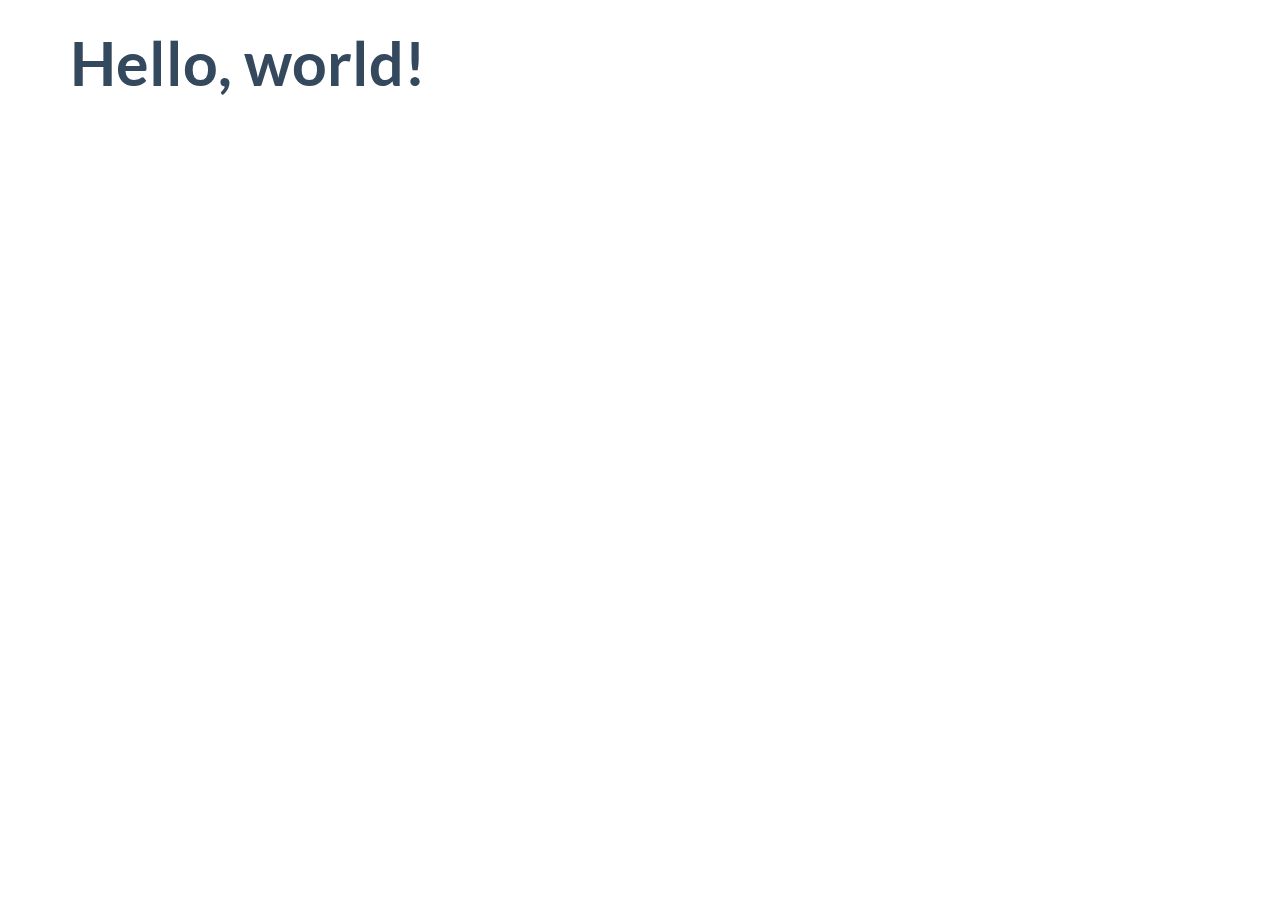
<file: Assets/dist/index.html>
<!DOCTYPE html>
<html lang="en">
  <head>
    <meta charset="utf-8">
    <title>Flat UI Free 101 Template</title>
    <meta name="viewport" content="width=device-width, initial-scale=1.0">

    <!-- Loading Bootstrap -->
    <link href="../dist/css/vendor/bootstrap/css/bootstrap.min.css" rel="stylesheet">

    <!-- Loading Flat UI -->
    <link href="../dist/css/flat-ui.min.css" rel="stylesheet">

    <link rel="shortcut icon" href="img/favicon.ico">

    <!-- HTML5 shim, for IE6-8 support of HTML5 elements. All other JS at the end of file. -->
    <!--[if lt IE 9]>
      <script src="js/vendor/html5shiv.js"></script>
      <script src="js/vendor/respond.min.js"></script>
    <![endif]-->
  </head>
  <body>
    <div class="container">
        <h1>Hello, world!</h1>
    </div>
    <!-- /.container -->


    <!-- jQuery (necessary for Flat UI's JavaScript plugins) -->
    <script src="../dist/js/vendor/jquery.min.js"></script>
    <!-- Include all compiled plugins (below), or include individual files as needed -->
    <script src="../dist/js/vendor/video.js"></script>
    <script src="../dist/js/flat-ui.min.js"></script>

  </body>
</html>
</file>
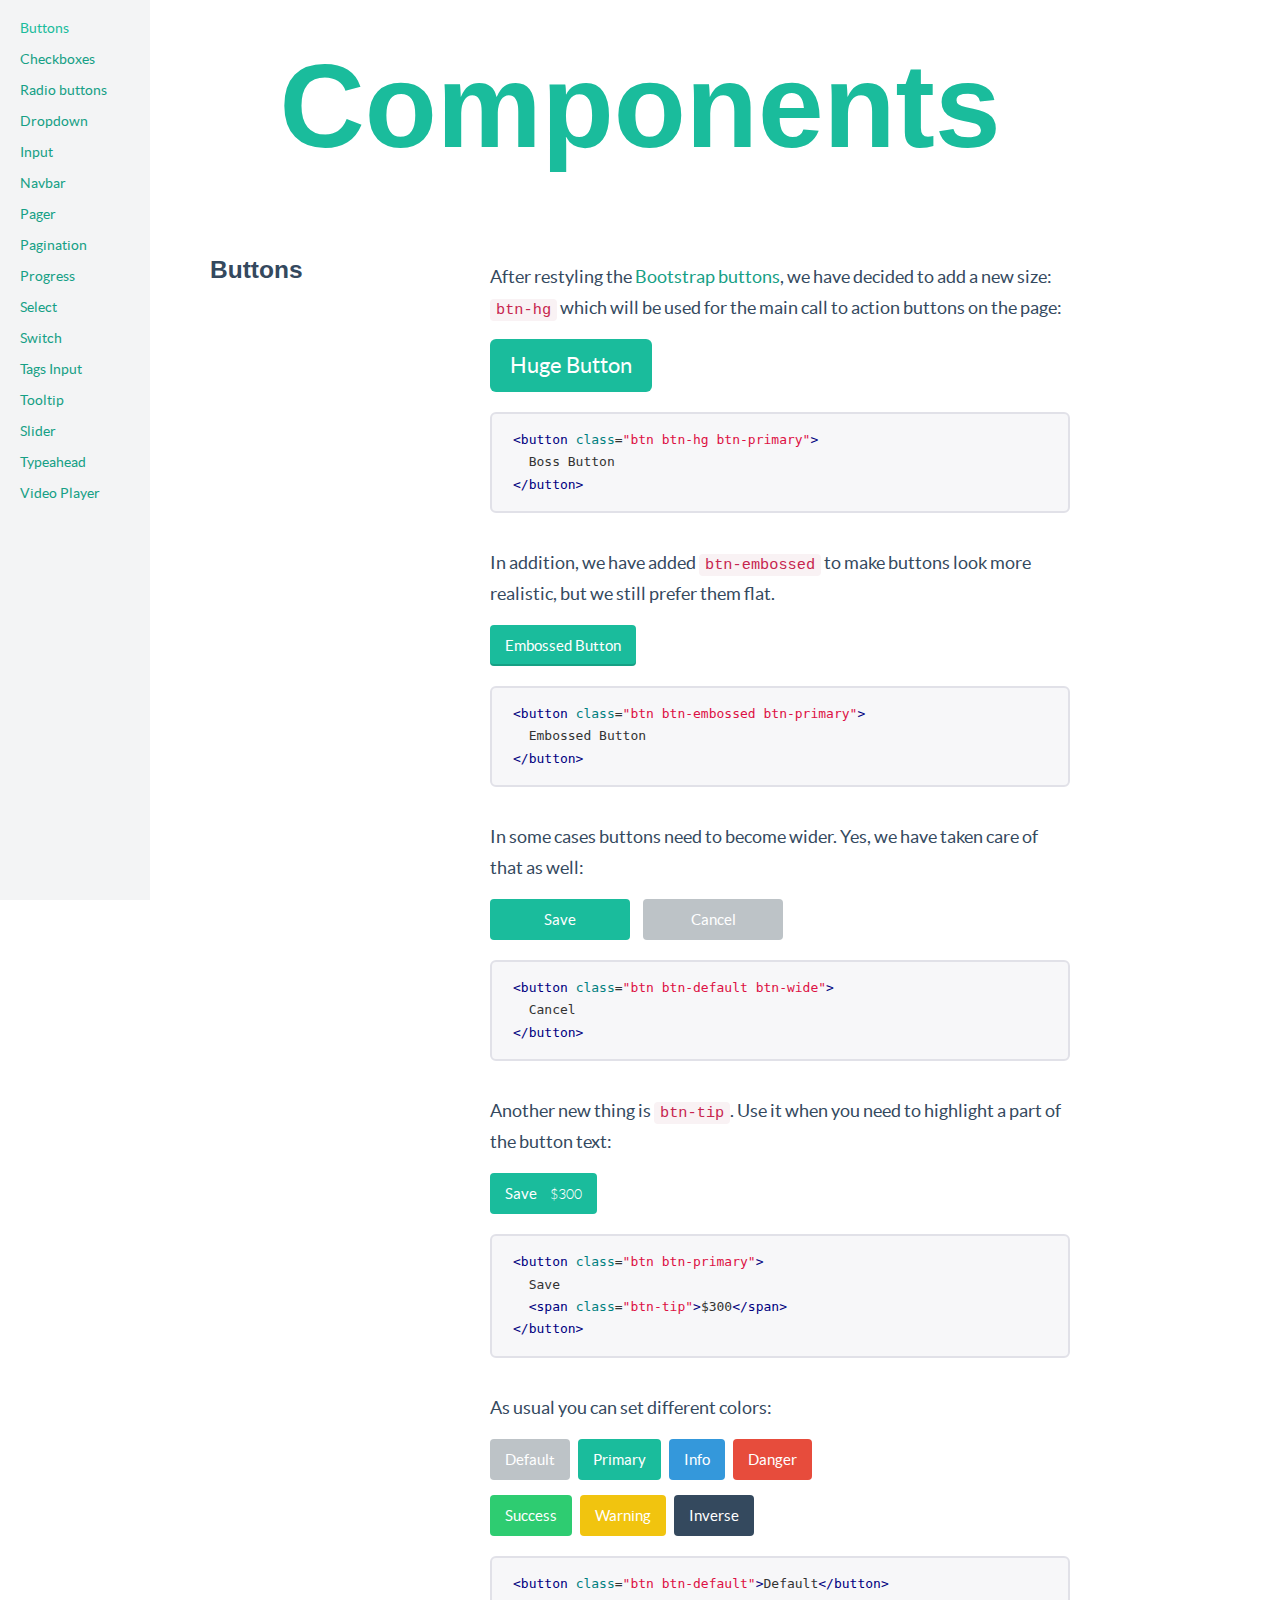
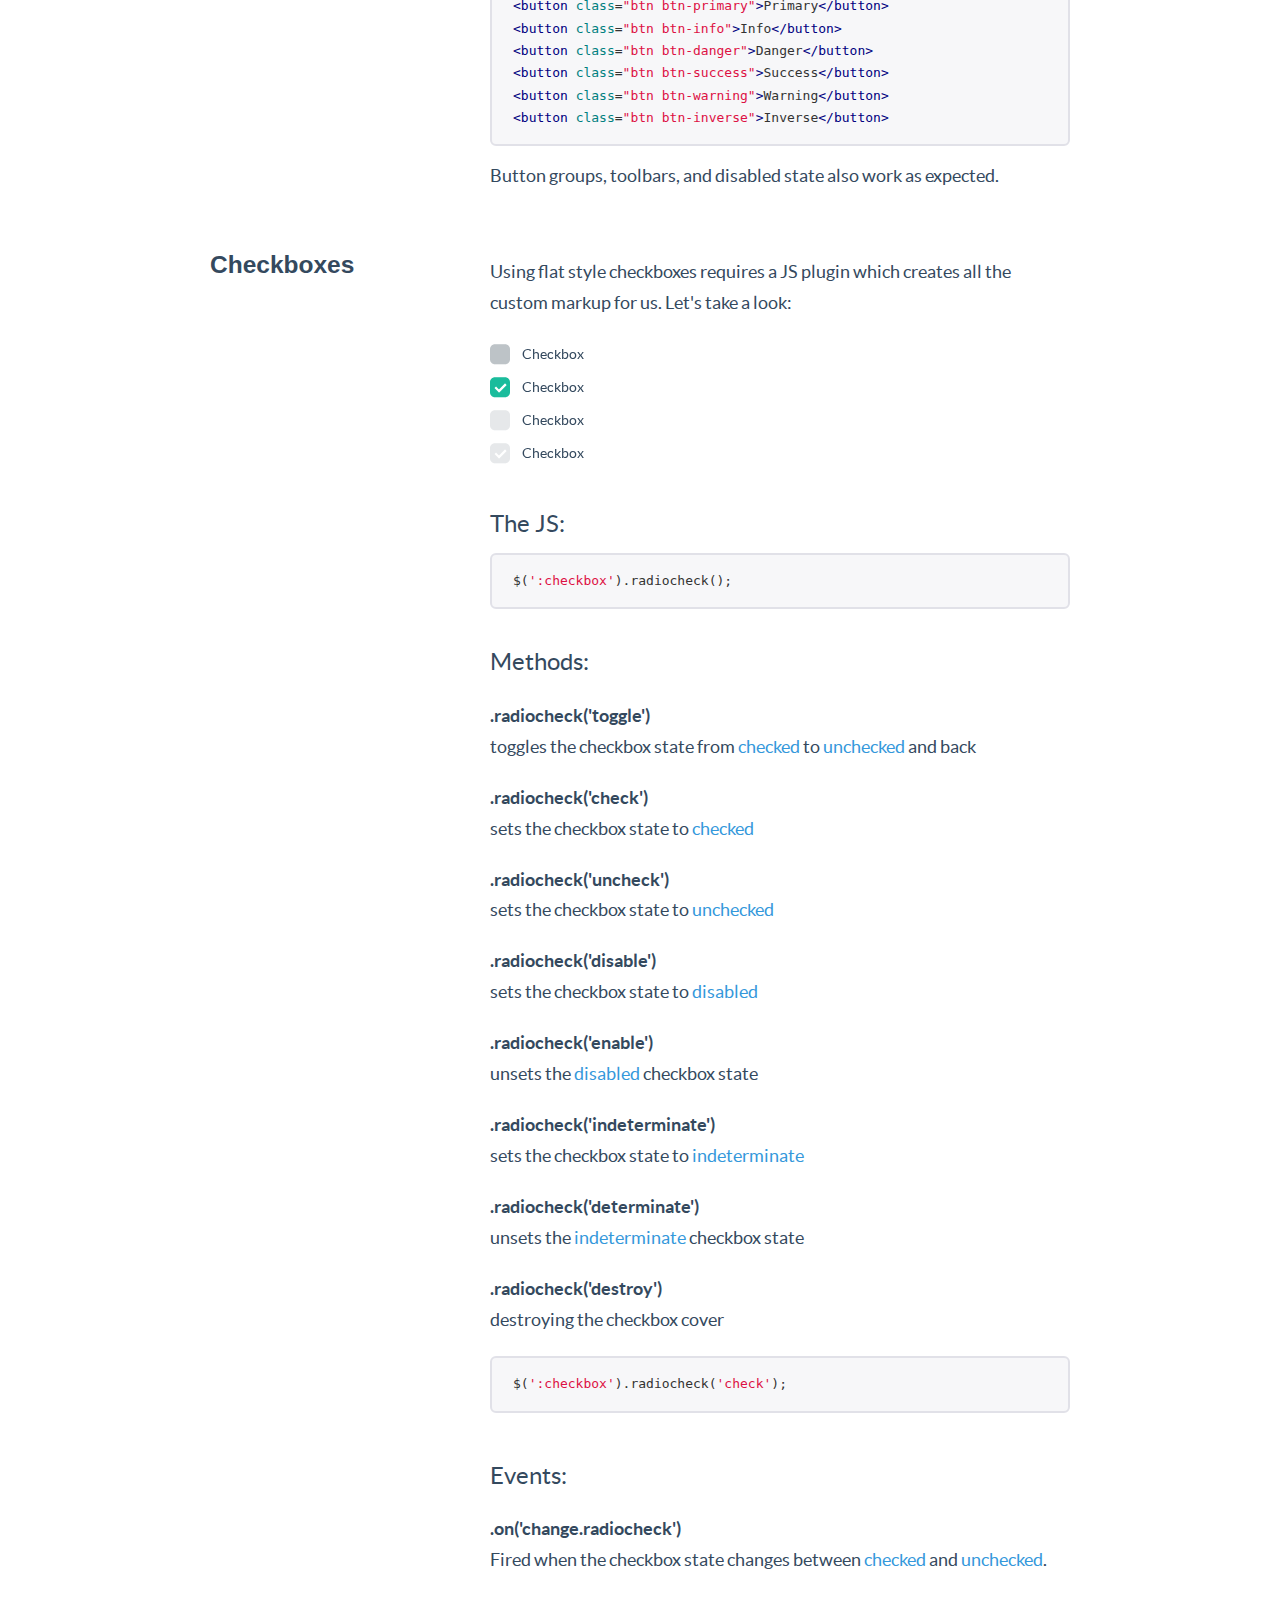
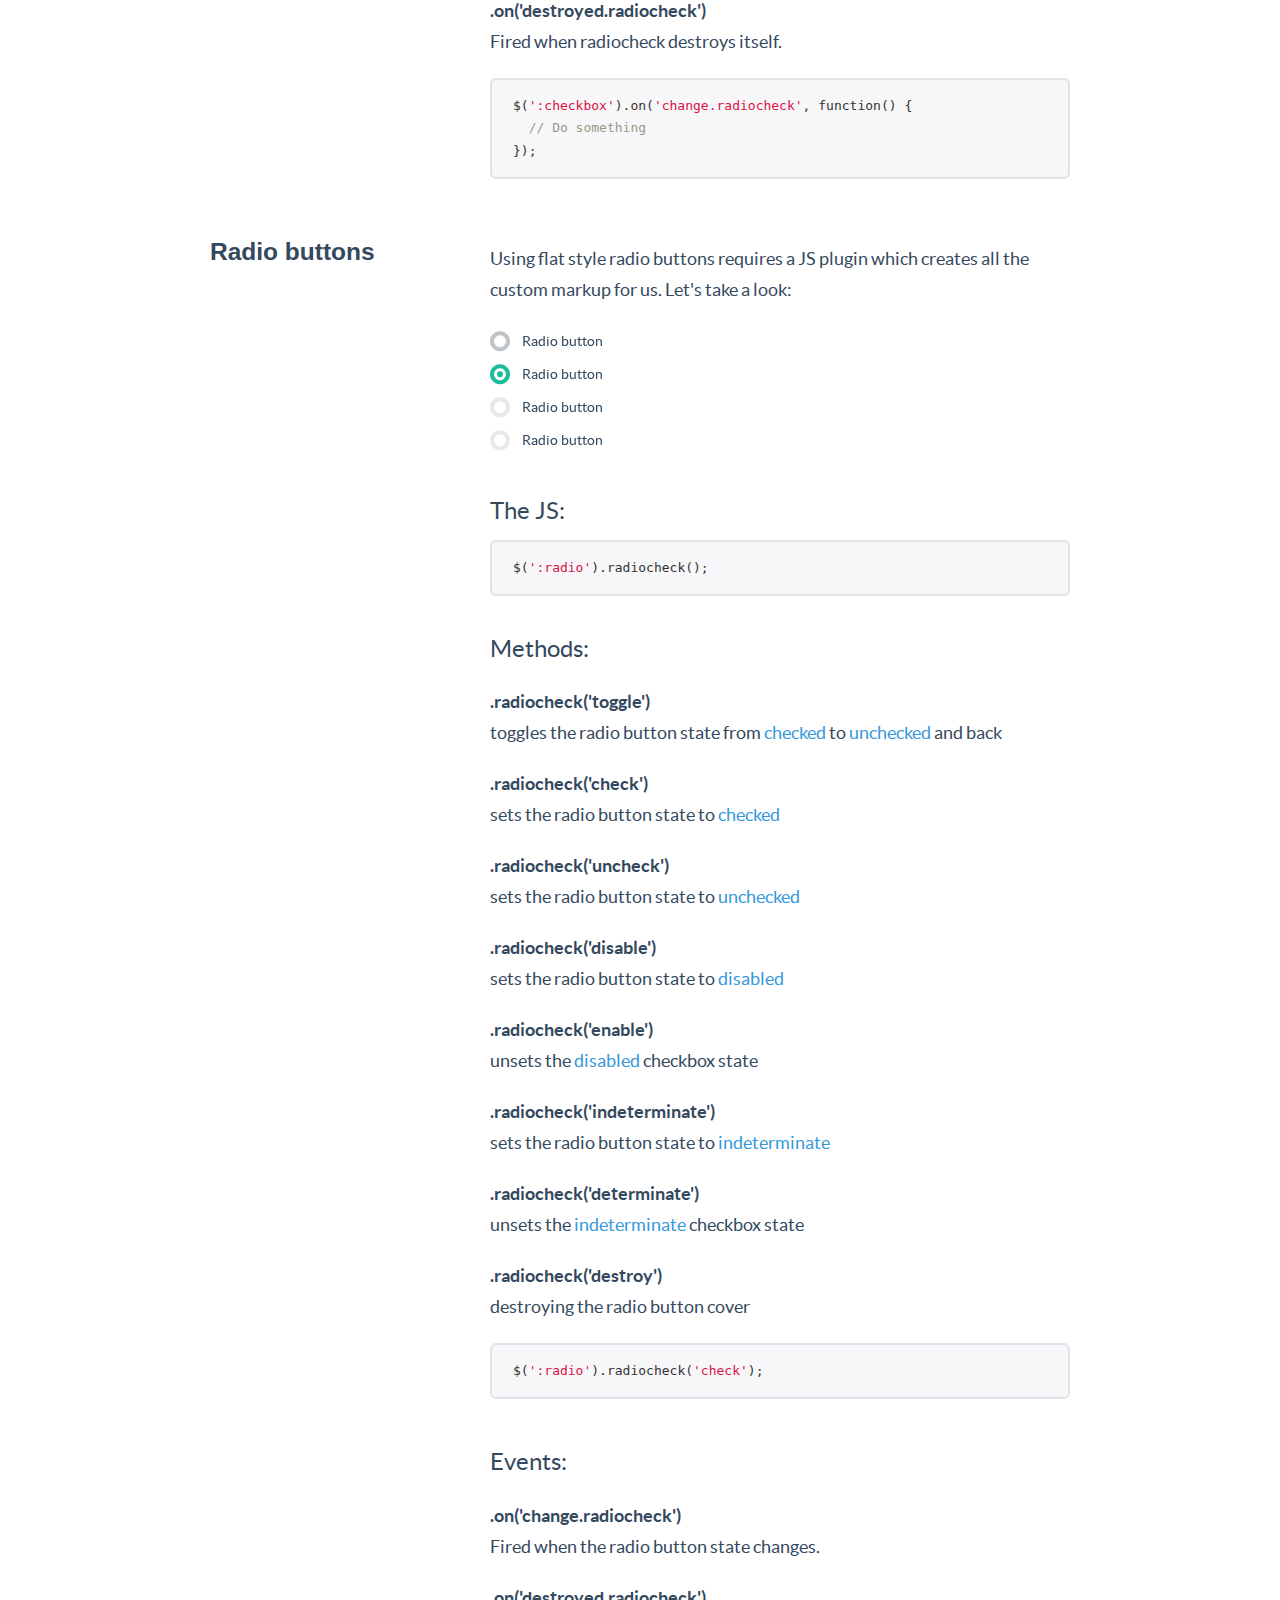
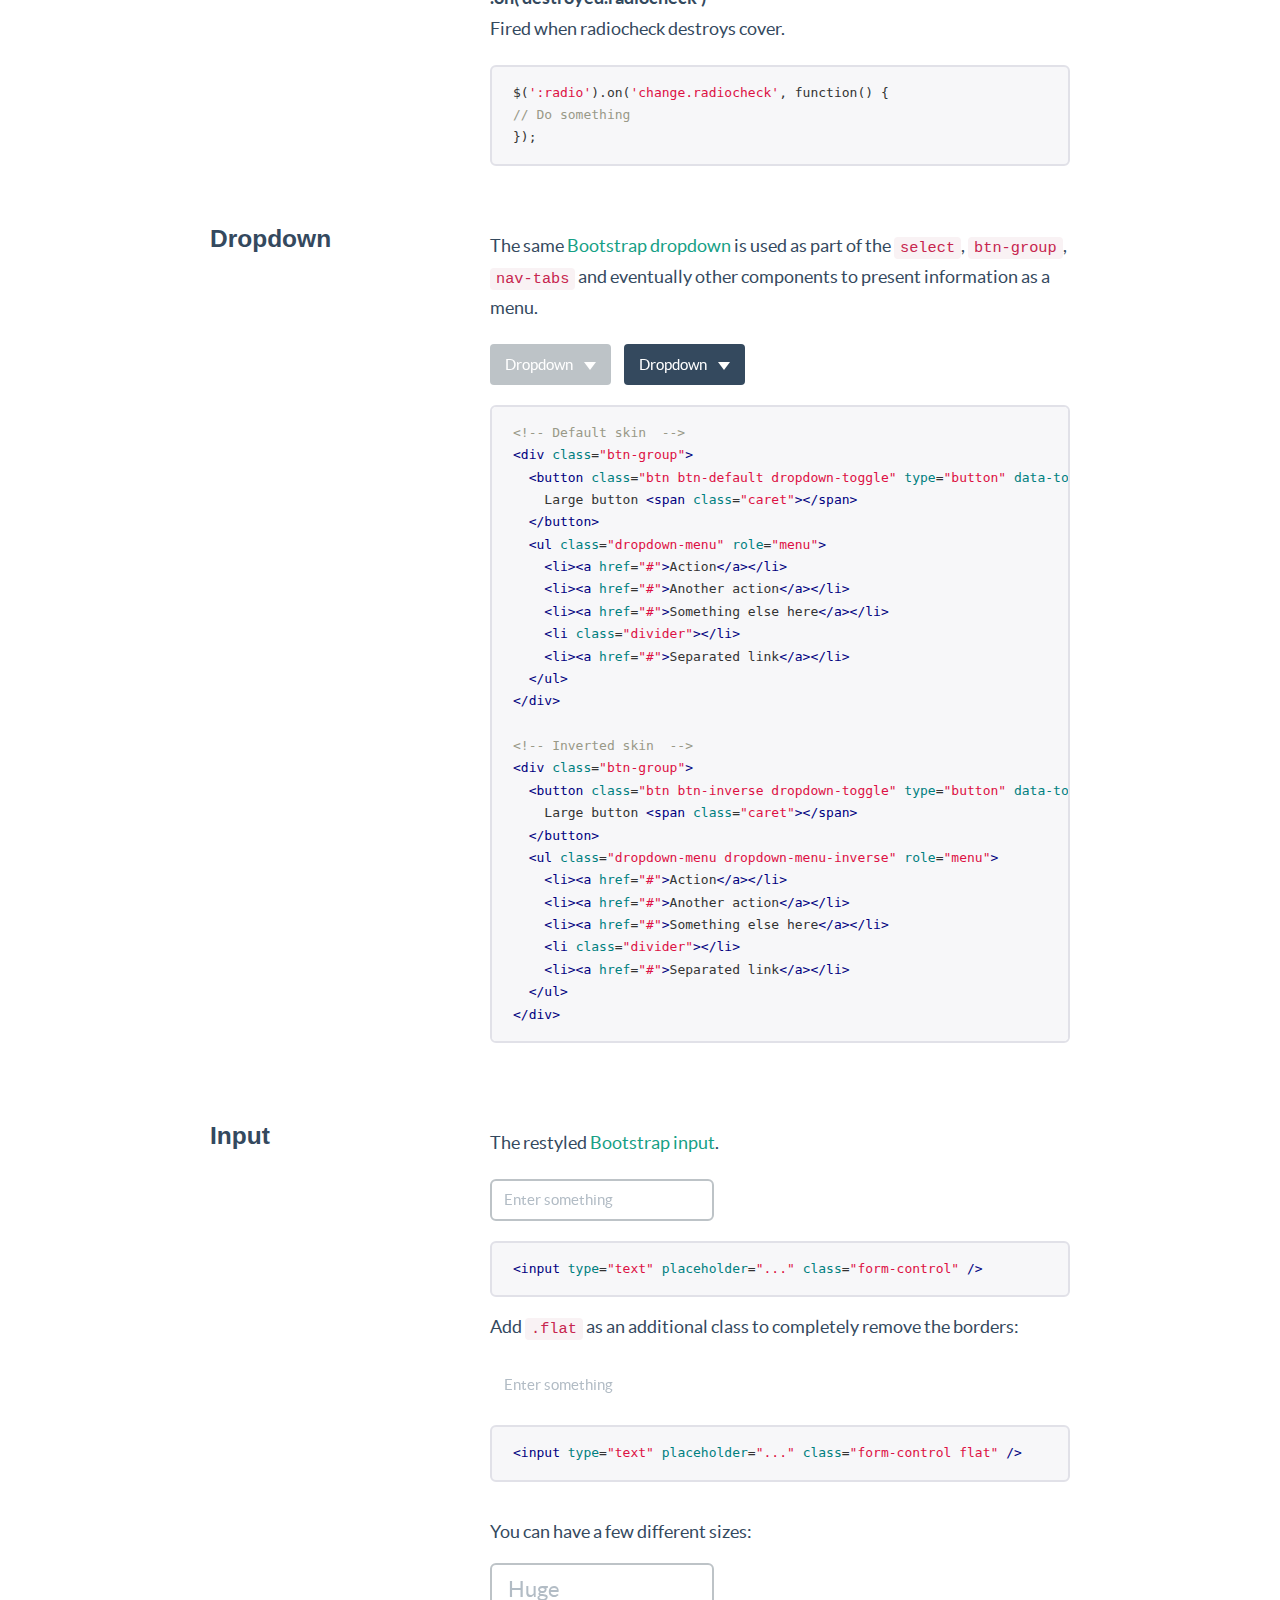
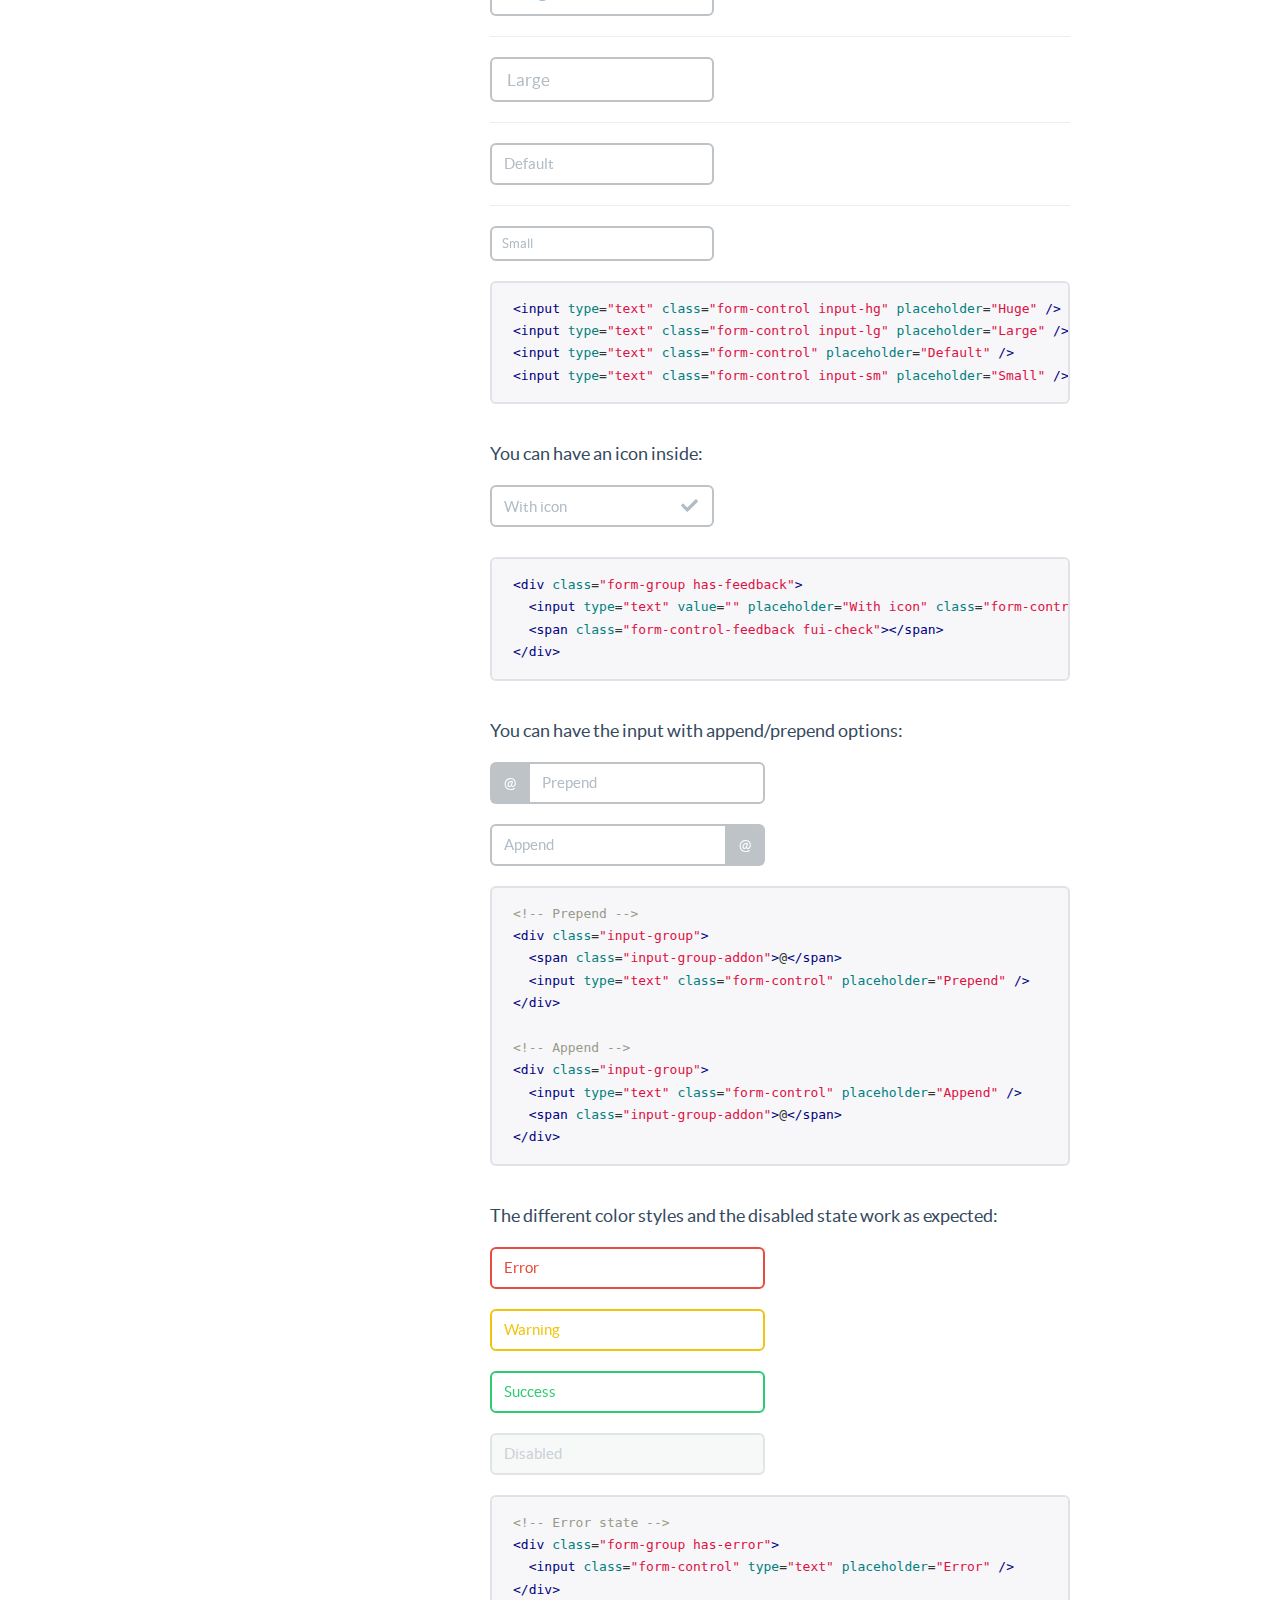
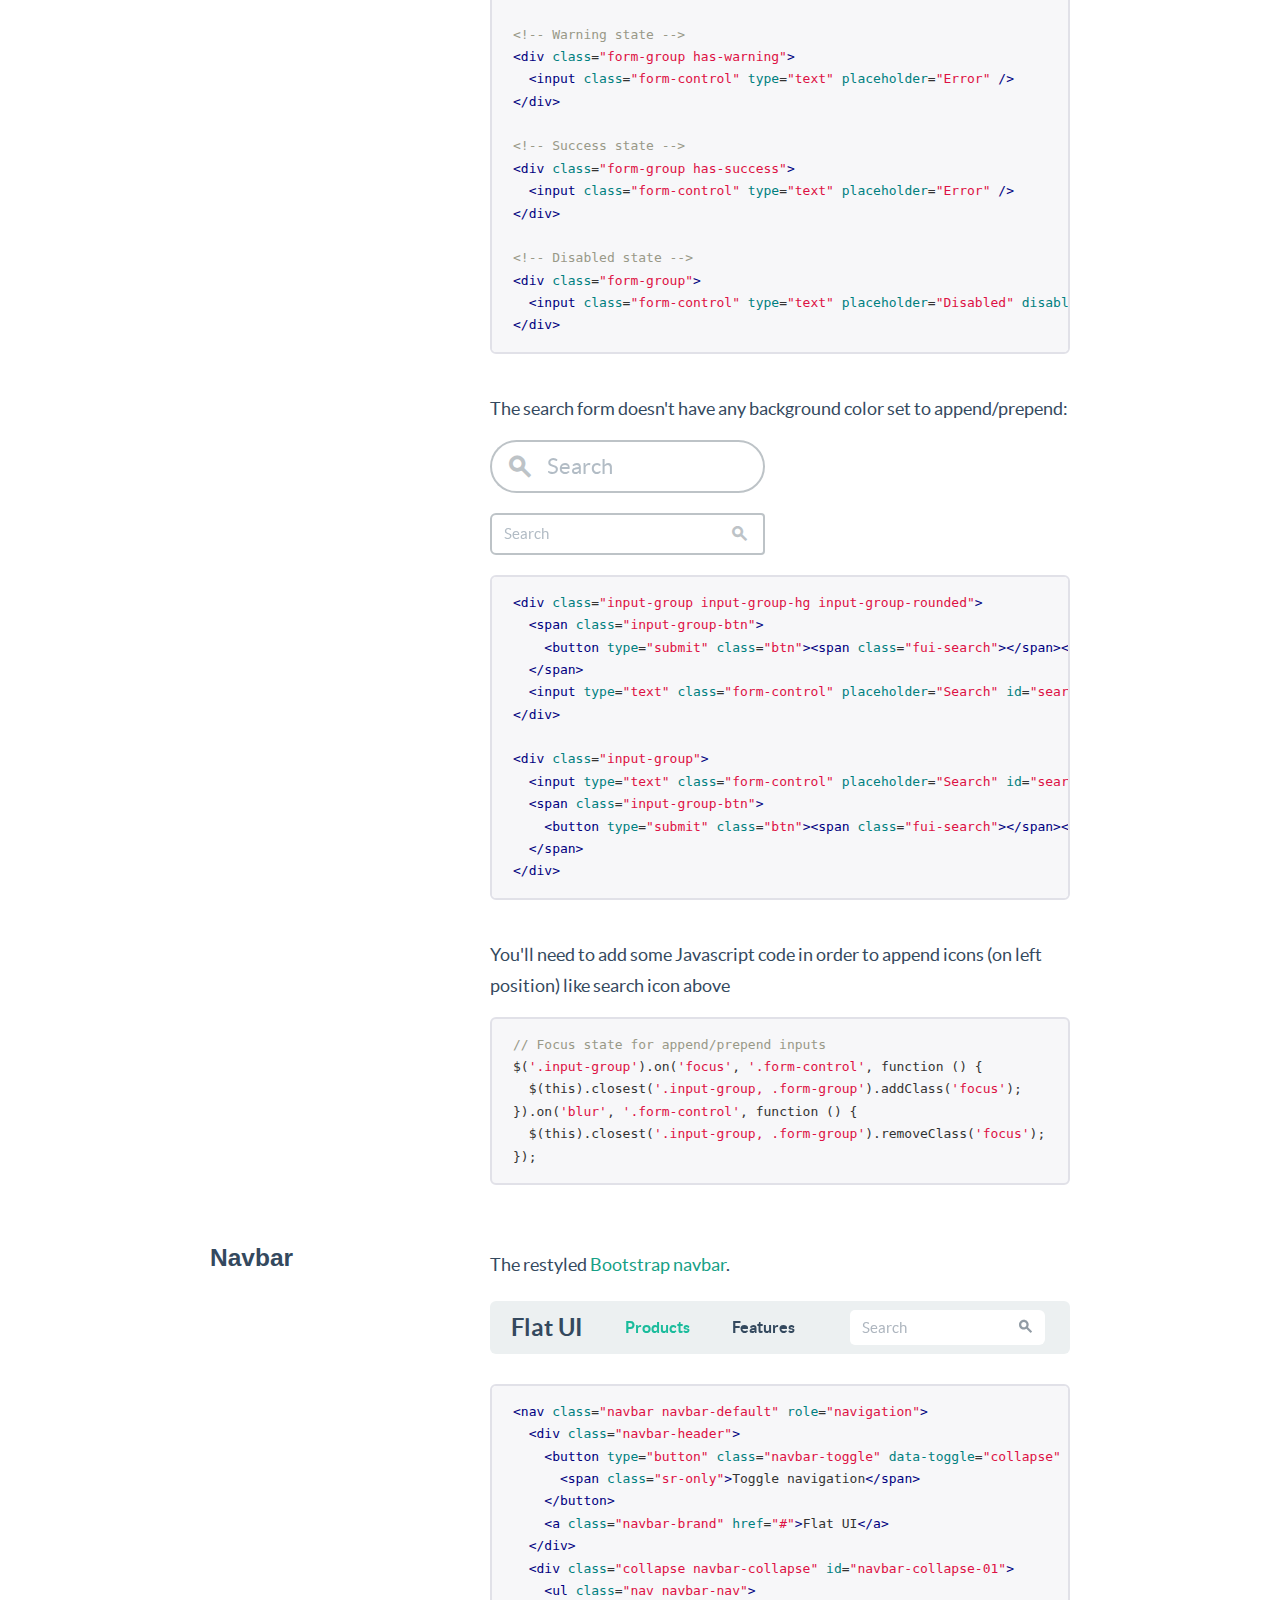
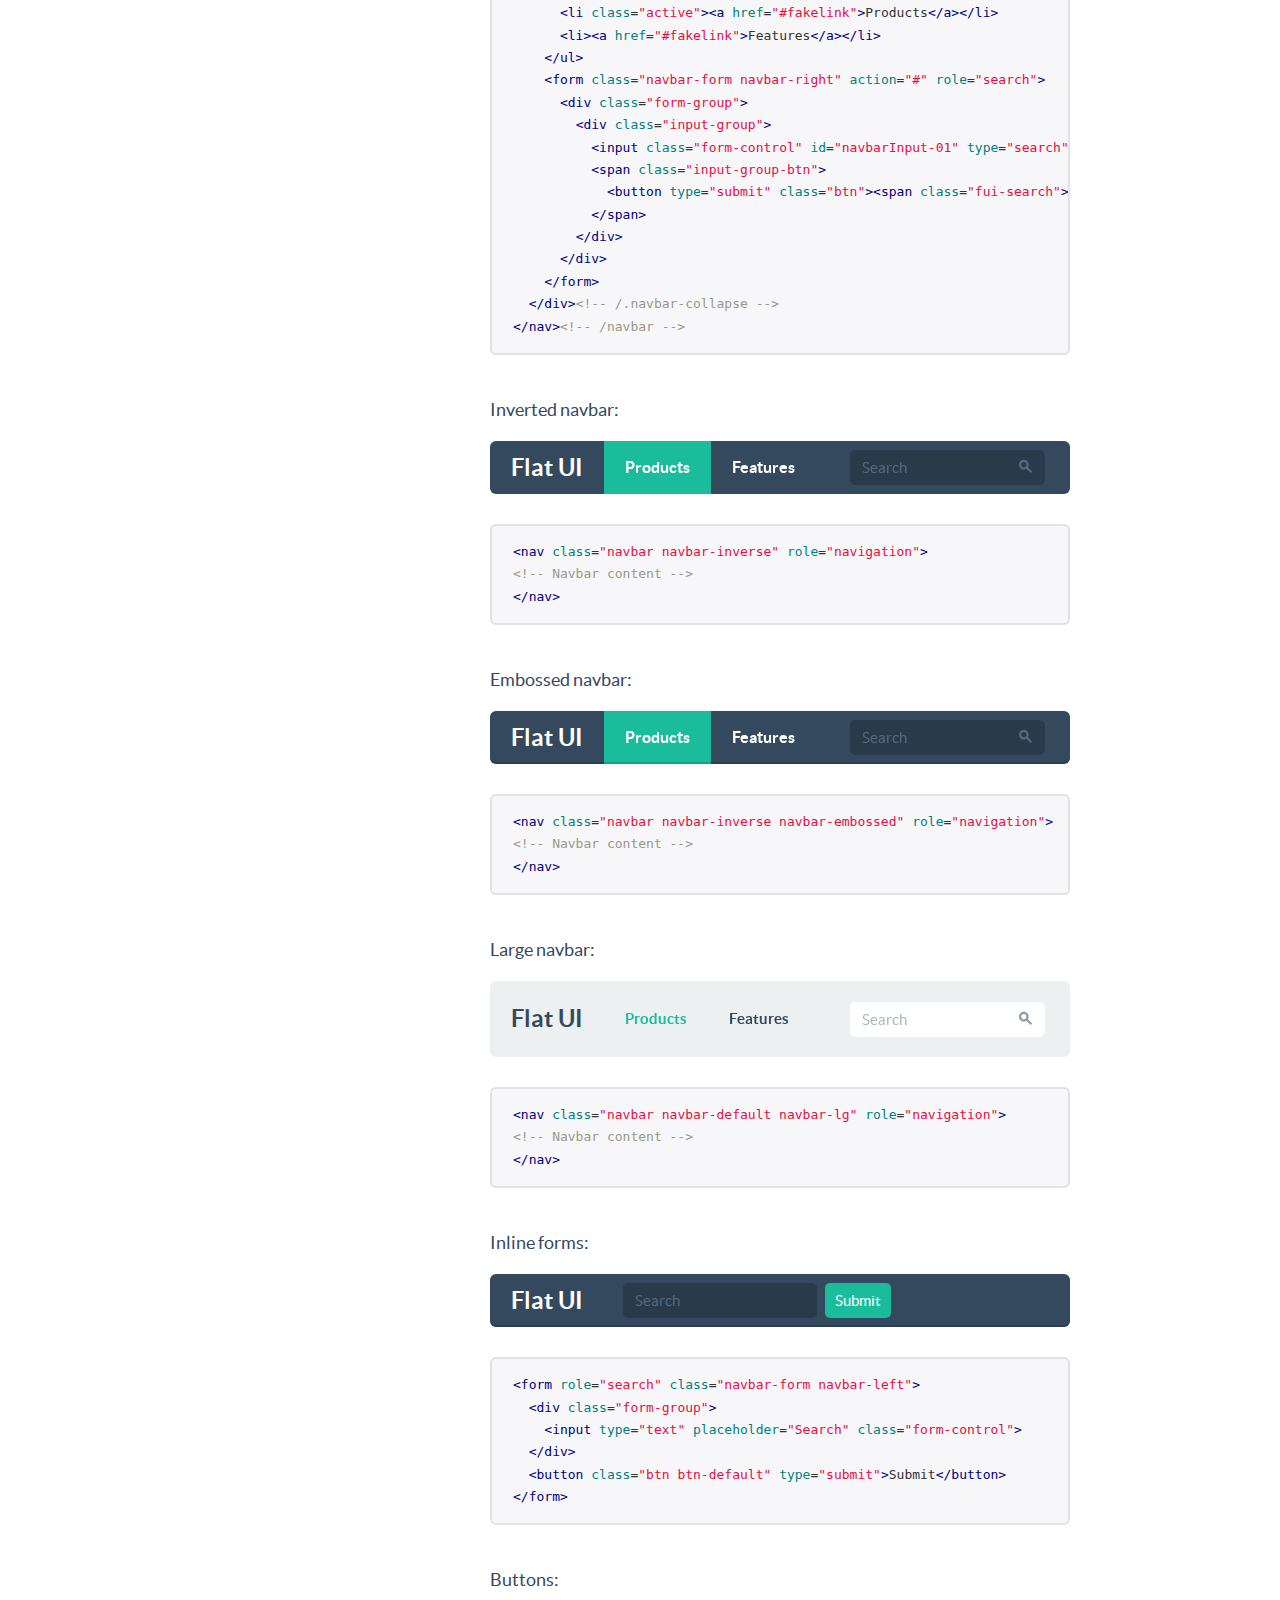
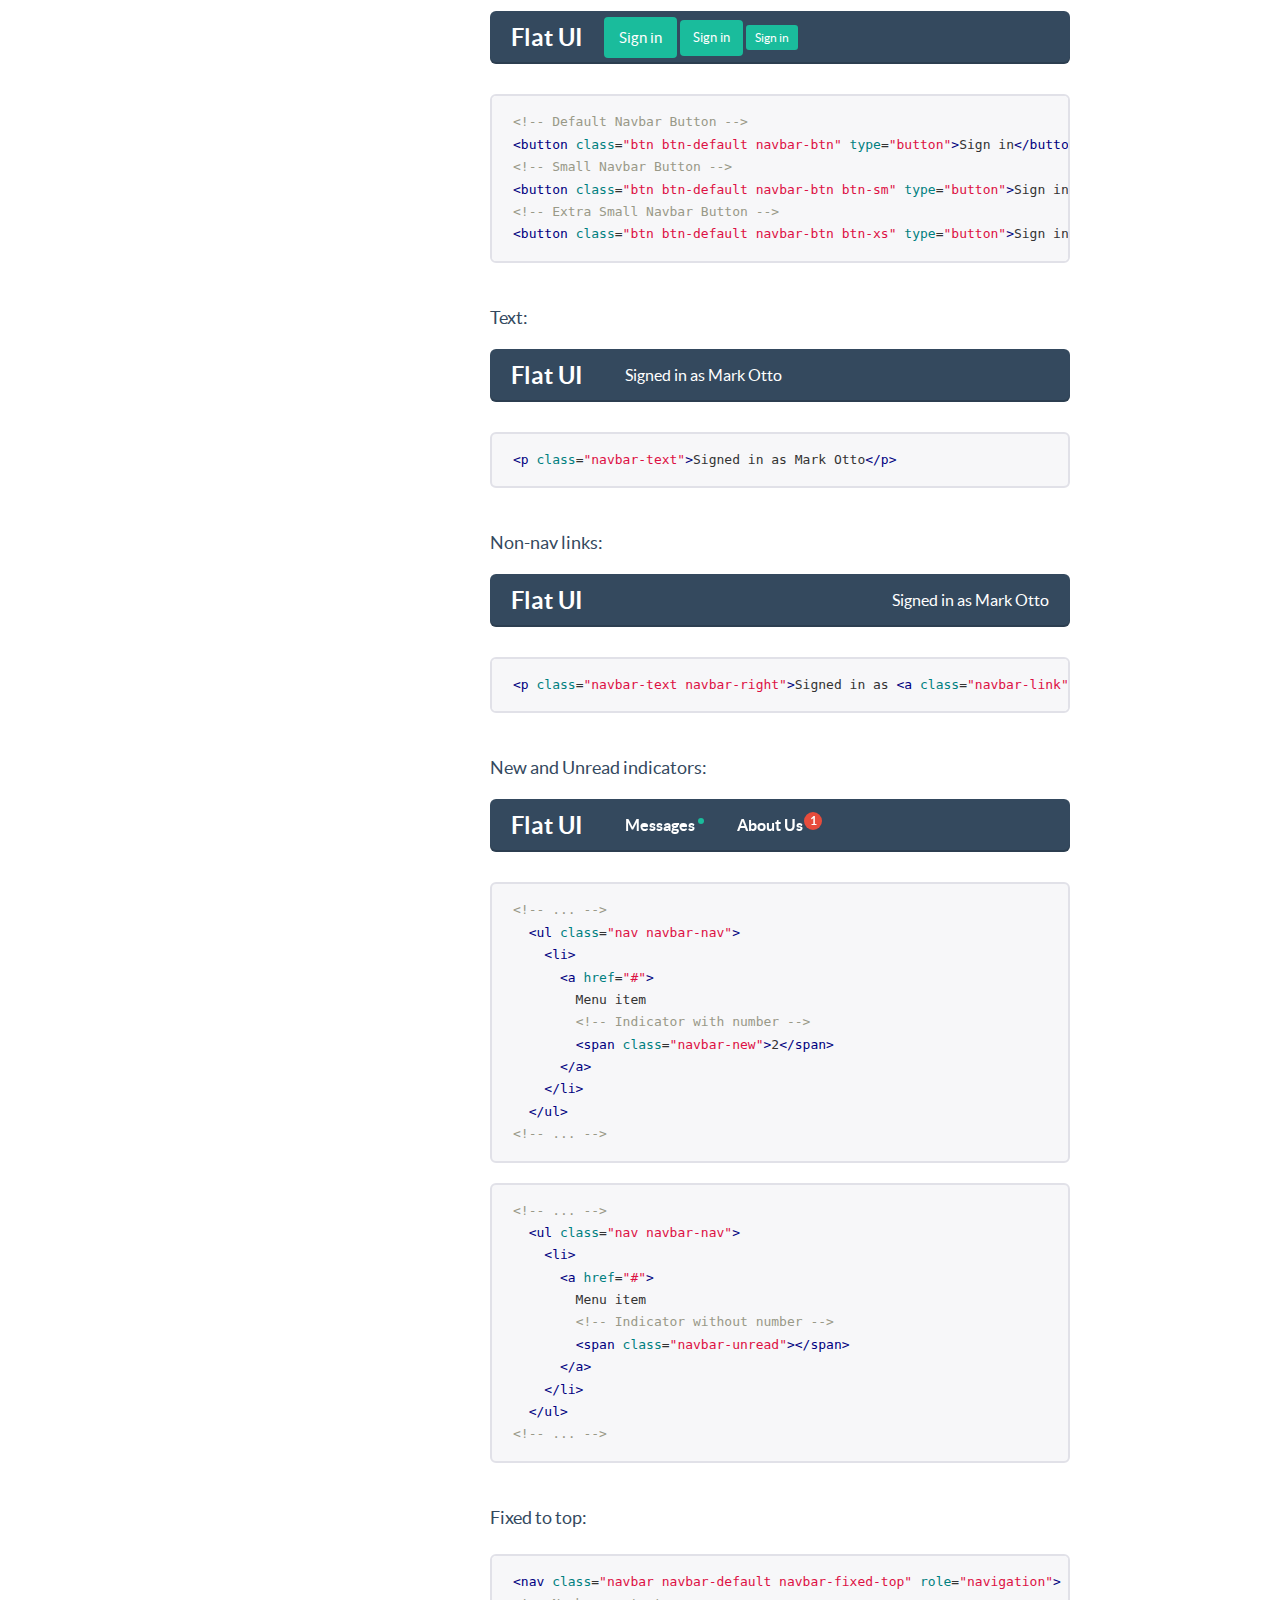
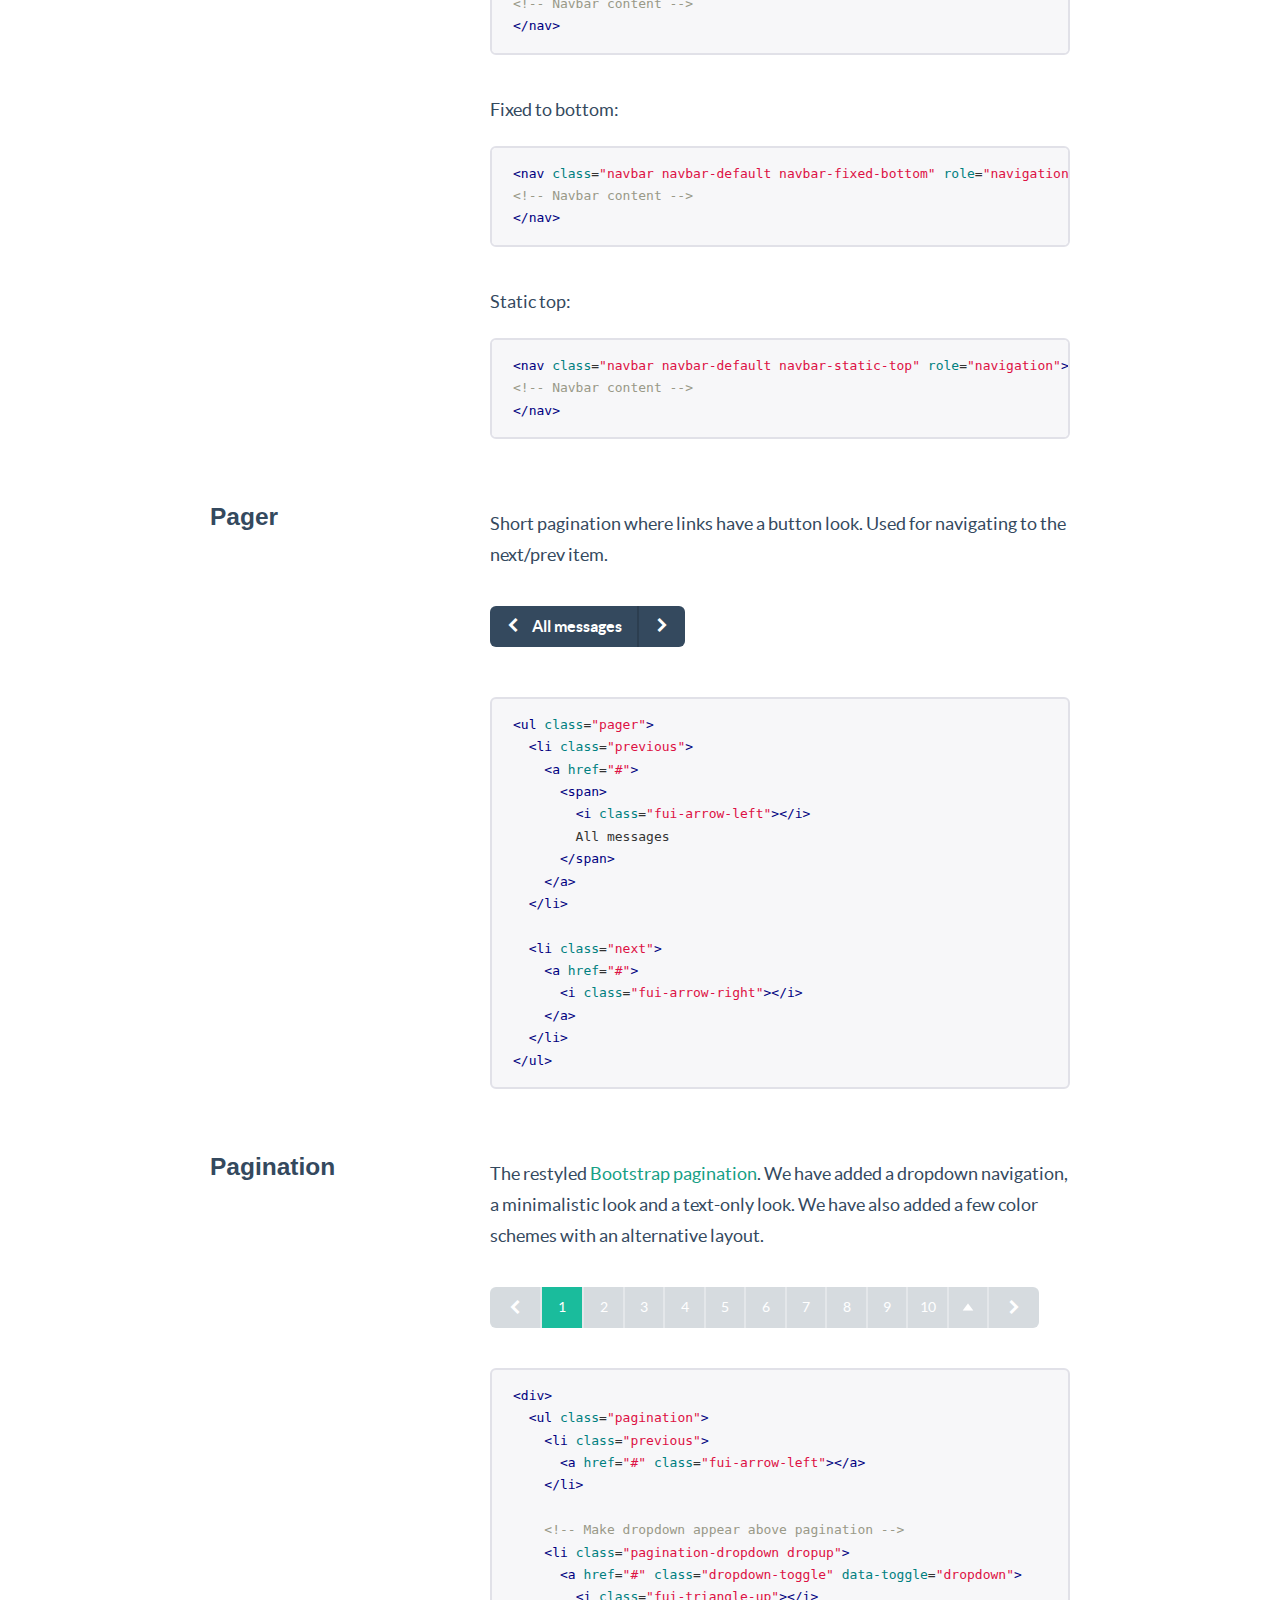
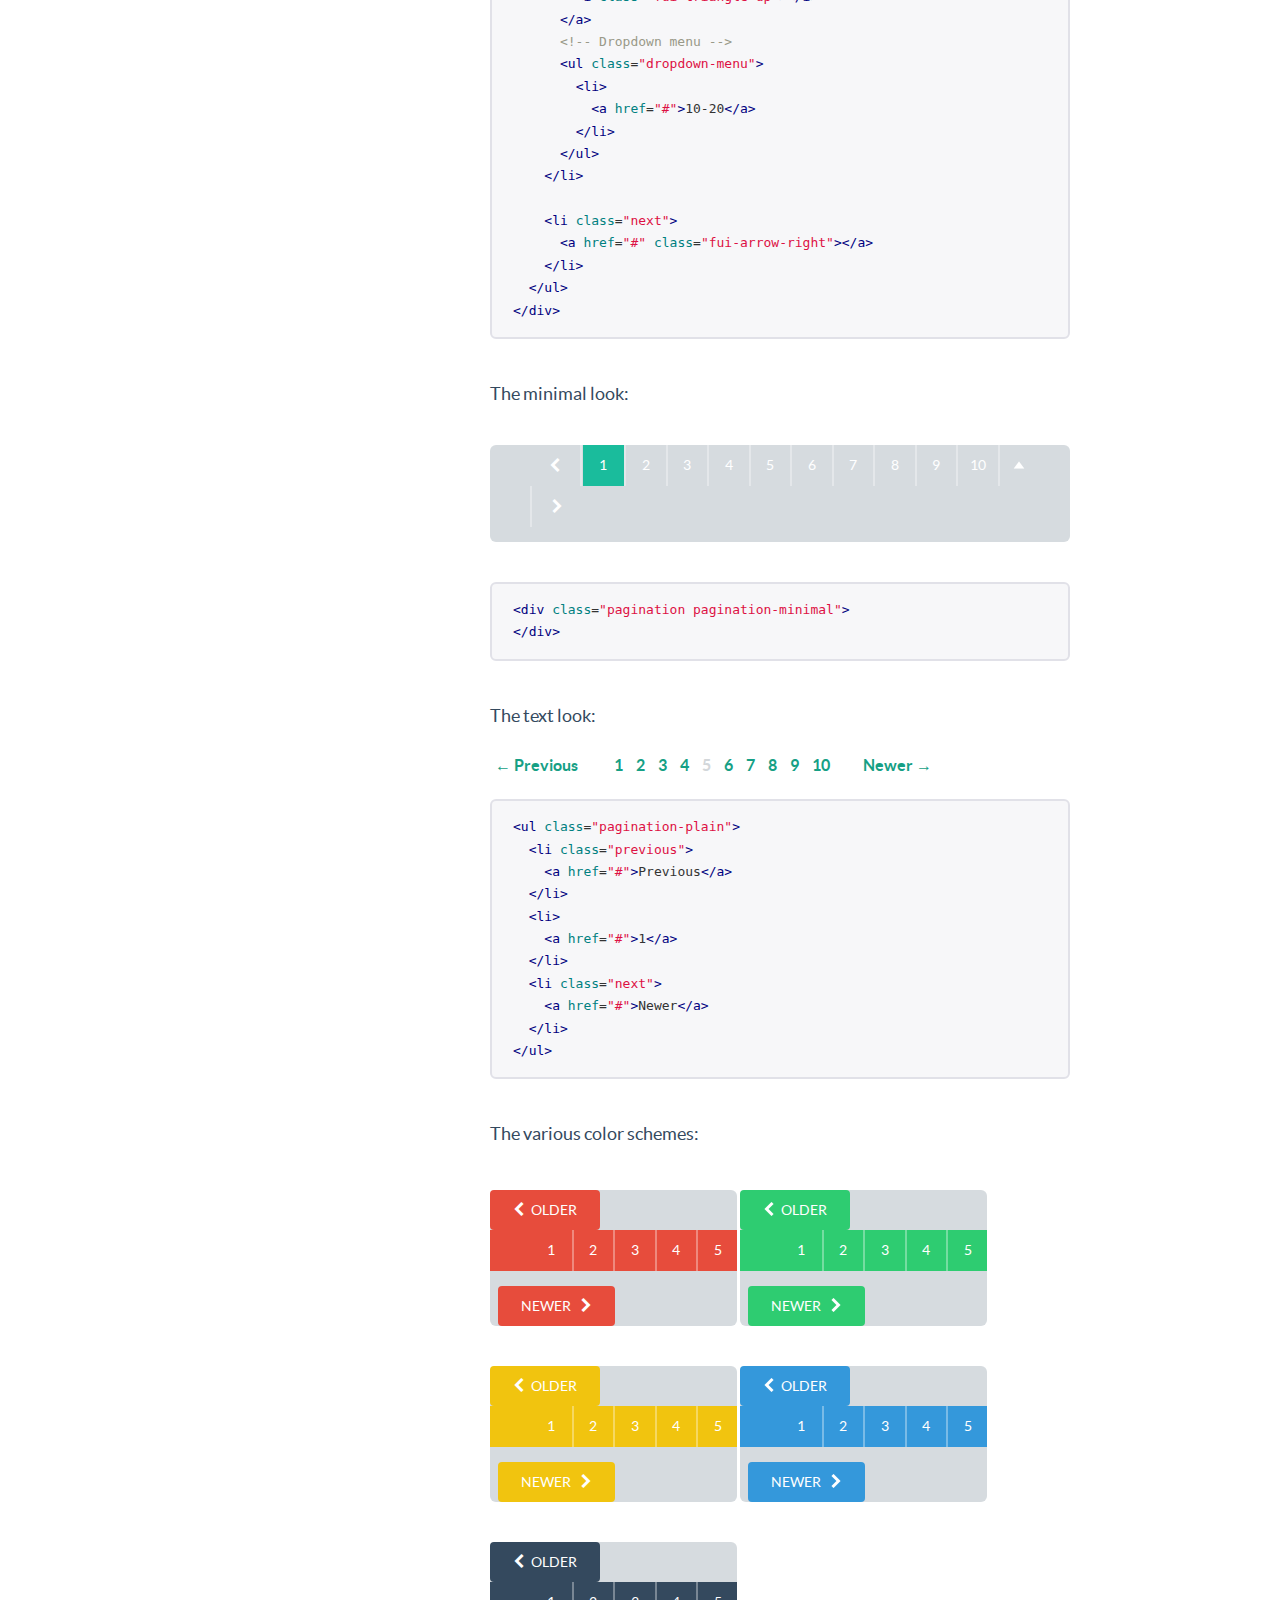
<file: Assets/docs/components.html>
<!DOCTYPE html>
<html lang="en">
  <head>
    <meta charset="utf-8">
    <title>Components &middot; Flat UI Free</title>
    <meta name="viewport" content="width=device-width, initial-scale=1.0">

    <!-- Loading Bootstrap -->
    <link href="../dist/css/vendor/bootstrap/css/bootstrap.min.css" rel="stylesheet">

    <!-- Loading Flat UI -->
    <link href="../dist/css/flat-ui.min.css" rel="stylesheet">
    <link href="assets/css/docs.css" rel="stylesheet">

    <link rel="shortcut icon" href="../img/favicon.ico">

    <!-- HTML5 shim, for IE6-8 support of HTML5 elements. All other JS at the end of file. -->
    <!--[if lt IE 9]>
      <script src="../dist/js/vendor/html5shiv.js"></script>
      <script src="../dist/js/vendor/respond.min.js"></script>
    <![endif]-->
  </head>
  <body>
    <ul class="demo-sidebar hide-on-tablets">
      <li><a href="#fui-button">Buttons</a></li>
      <li><a href="#fui-checkbox">Checkboxes</a></li>
      <li><a href="#fui-radio">Radio buttons</a></li>
      <li><a href="#fui-dropdown">Dropdown</a></li>
      <li><a href="#fui-input">Input</a></li>
      <li><a href="#fui-navbar">Navbar</a></li>
      <li><a href="#fui-pager">Pager</a></li>
      <li><a href="#fui-pagination">Pagination</a></li>
      <li><a href="#fui-progress">Progress</a></li>
      <li><a href="#fui-select">Select</a></li>
      <li><a href="#fui-switch">Switch</a></li>
      <li><a href="#fui-tagsinput">Tags Input</a></li>
      <li><a href="#fui-tooltip">Tooltip</a></li>
      <li><a href="#fui-slider">Slider</a></li>
      <li><a href="#fui-typeahead">Typeahead</a></li>
      <li><a href="#fui-videoplayer">Video Player</a></li>
    </ul> <!-- /nav -->

		<h1 class="demo-headline">Components</h1>
    <div class="container">
    	<div id="fui-button"></div>

      <div class="demo-row">
        <div class="demo-title">
          <h3>Buttons</h3>
        </div>

        <div class="demo-content">
          <p>
            After restyling the <a href="http://getbootstrap.com/css/#buttons">Bootstrap buttons</a>, we have decided to add a new size: <code>btn-hg</code> which will be used for the main call to action buttons on the page:
          </p>
          <p class="mbl">
            <button class="btn btn-hg btn-primary">Huge Button</button>
          </p>
<pre class="prettyprint">
&lt;button class="btn btn-hg btn-primary"&gt;
  Boss Button
&lt;/button&gt;
</pre>

          <p class="ptl">
            In addition, we have added <code>btn-embossed</code> to make buttons look more realistic, but we still prefer them flat.
          </p>
          <p class="mbl">
            <button class="btn btn-embossed btn-primary">Embossed Button</button>
          </p>
<pre class="prettyprint">
&lt;button class="btn btn-embossed btn-primary"&gt;
  Embossed Button
&lt;/button&gt;
</pre>

          <p class="ptl">
            In some cases buttons need to become wider. Yes, we have taken care of that as well:
          </p>
          <p class="mbl">
            <button class="btn btn-wide btn-primary mrm">Save</button>
            <button class="btn btn-wide btn-default">Cancel</button>
          </p>
<pre class="prettyprint">
&lt;button class="btn btn-default btn-wide"&gt;
  Cancel
&lt;/button&gt;
</pre>

          <p class="ptl">
            Another new thing is <code>btn-tip</code>. Use it when you need to highlight a part of the button text:
          </p>
          <p class="mbl">
            <button class="btn btn-primary">
              Save
              <span class="btn-tip">$300</span>
            </button>
          </p>
<pre class="prettyprint">
&lt;button class="btn btn-primary"&gt;
  Save
  &lt;span class="btn-tip"&gt;$300&lt;/span&gt;
&lt;/button&gt;
</pre>

          <p class="ptl">
            As usual you can set different colors:
          </p>
          <p>
	          <button class="btn btn-default mrs">Default</button>
            <button class="btn btn-primary mrs">Primary</button>
            <button class="btn btn-info mrs">Info</button>
            <button class="btn btn-danger mrs">Danger</button>
          </p>
          <p class="mbl">
            <button class="btn btn-success mrs">Success</button>
            <button class="btn btn-warning mrs">Warning</button>
            <button class="btn btn-inverse mrs">Inverse</button>
          </p>
<pre class="prettyprint">
&lt;button class="btn btn-default"&gt;Default&lt;/button&gt;
&lt;button class="btn btn-primary"&gt;Primary&lt;/button&gt;
&lt;button class="btn btn-info"&gt;Info&lt;/button&gt;
&lt;button class="btn btn-danger"&gt;Danger&lt;/button&gt;
&lt;button class="btn btn-success"&gt;Success&lt;/button&gt;
&lt;button class="btn btn-warning"&gt;Warning&lt;/button&gt;
&lt;button class="btn btn-inverse"&gt;Inverse&lt;/button&gt;
</pre>

          <p>
            Button groups, toolbars, and disabled state also work as expected.
          </p>

          <div id="fui-checkbox"></div>
        </div>
      </div><!-- /.demo-row -->


      <div class="demo-row">
        <div class="demo-title">
          <h3>Checkboxes</h3>
        </div>

        <div class="demo-content">
          <p>
            Using flat style checkboxes requires a JS plugin which creates all the custom markup for us. Let's take a look:
          </p>
          <form action="#">
            <div class="row">
              <div class="col-md-6">
                <label class="checkbox" for="checkbox1">
                  <input type="checkbox" value="" id="checkbox1" data-toggle="checkbox">
                  Checkbox
                </label>
                <label class="checkbox" for="checkbox2">
                  <input type="checkbox" value="" id="checkbox2" checked="checked" data-toggle="checkbox">
                  Checkbox
                </label>
                <label class="checkbox" for="checkbox3">
                  <input type="checkbox" value="" id="checkbox3" data-toggle="checkbox" disabled="">
                  Checkbox
                </label>
                <label class="checkbox" for="checkbox4">
                  <input type="checkbox" value="" id="checkbox4" checked="checked" data-toggle="checkbox" disabled="">
                  Checkbox
                </label>
              </div>
            </div>
          </form>

          <h6 class="ptl">The JS:</h6>
<pre class="prettyprint">
$(':checkbox').radiocheck();
</pre>

          <div class="pvm">
            <h6>Methods:</h6>
          </div>
          <p class="mbl">
            <strong>.radiocheck('toggle')</strong>
            <br/>
            toggles the checkbox state from <span class="text-info">checked</span>
            to <span class="text-info">unchecked</span> and back
          </p>
          <p class="mbl">
            <strong>.radiocheck('check')</strong>
            <br/>
            sets the checkbox state to <span class="text-info">checked</span>
          </p>
          <p class="mbl">
            <strong>.radiocheck('uncheck')</strong>
            <br/>
            sets the checkbox state to <span class="text-info">unchecked</span>
          </p>
          <p class="mbl">
            <strong>.radiocheck('disable')</strong>
            <br/>
            sets the checkbox state to <span class="text-info">disabled</span>
          </p>
          <p class="mbl">
            <strong>.radiocheck('enable')</strong>
            <br/>
            unsets the <span class="text-info">disabled</span> checkbox state
          </p>
          <p class="mbl">
            <strong>.radiocheck('indeterminate')</strong>
            <br/>
            sets the checkbox state to <span class="text-info">indeterminate</span>
          </p>
          <p class="mbl">
            <strong>.radiocheck('determinate')</strong>
            <br/>
            unsets the <span class="text-info">indeterminate</span> checkbox state
          </p>
          <p class="mbl">
            <strong>.radiocheck('destroy')</strong>
            <br/>
            destroying the checkbox cover
          </p>
<pre class="prettyprint">
$(':checkbox').radiocheck('check');
</pre>

          <div class="pbm ptl">
            <h6>Events:</h6>
          </div>
          <p class="mbl">
            <strong>.on('change.radiocheck')</strong>
            <br/>
            Fired when the checkbox state changes between
            <span class="text-info">checked</span> and
            <span class="text-info">unchecked</span>.
          </p>
          <p class="mbl">
            <strong>.on('destroyed.radiocheck')</strong>
            <br/>
            Fired when radiocheck destroys itself.
          </p>
<pre class="prettyprint">
$(':checkbox').on('change.radiocheck', function() {
  // Do something
});
</pre>
          <div id="fui-radio"></div>
        </div> <!-- /.demo-content -->
      </div> <!-- /.demo-row -->


      <div class="demo-row">
        <div class="demo-title">
          <h3>Radio buttons</h3>
        </div>

        <div class="demo-content">
          <p>
            Using flat style radio buttons requires a JS plugin which creates all the custom markup for us. Let's take a look:
          </p>
          <form action="#">
            <div class="row">
              <div class="col-md-6">
                <label class="radio" for="radio1">
                  <input type="radio" name="optionsRadios1" value="" id="radio1" data-toggle="radio">
                  Radio button
                </label>
                <label class="radio" for="radio2">
                  <input type="radio" name="optionsRadios1" value="" id="radio2" data-toggle="radio" checked="checked" >
                  Radio button
                </label>
                <label class="radio" for="radio3">
                  <input type="radio" name="optionsRadios1" value="" id="radio3" data-toggle="radio" disabled="">
                  Radio button
                </label>
                <label class="radio" for="radio4">
                  <input type="radio" name="optionsRadios1" value="" id="radio4" data-toggle="radio" disabled="">
                  Radio button
                </label>
              </div>
            </div>
          </form>

          <h6 class="ptl">The JS:</h6>
<pre class="prettyprint">
$(':radio').radiocheck();
</pre>

          <div class="pvm">
            <h6>Methods:</h6>
          </div>
          <p class="mbl">
            <strong>.radiocheck('toggle')</strong>
            <br/>
            toggles the radio button state from <span class="text-info">checked</span>
            to <span class="text-info">unchecked</span> and back
          </p>
          <p class="mbl">
            <strong>.radiocheck('check')</strong>
            <br/>
            sets the radio button state to <span class="text-info">checked</span>
          </p>
          <p class="mbl">
            <strong>.radiocheck('uncheck')</strong>
            <br/>
            sets the radio button state to <span class="text-info">unchecked</span>
          </p>
          <p class="mbl">
            <strong>.radiocheck('disable')</strong>
            <br/>
            sets the radio button state to <span class="text-info">disabled</span>
          </p>
          <p class="mbl">
            <strong>.radiocheck('enable')</strong>
            <br/>
            unsets the <span class="text-info">disabled</span> checkbox state
          </p>
          <p class="mbl">
            <strong>.radiocheck('indeterminate')</strong>
            <br/>
            sets the radio button state to <span class="text-info">indeterminate</span>
          </p>
          <p class="mbl">
            <strong>.radiocheck('determinate')</strong>
            <br/>
            unsets the <span class="text-info">indeterminate</span> checkbox state
          </p>
          <p class="mbl">
            <strong>.radiocheck('destroy')</strong>
            <br/>
            destroying the radio button cover
          </p>
<pre class="prettyprint">
$(':radio').radiocheck('check');
</pre>

          <div class="pbm ptl">
            <h6>Events:</h6>
          </div>
          <p class="mbl">
            <strong>.on('change.radiocheck')</strong>
            <br/>
            Fired when the radio button state changes.
          </p>
          <p class="mbl">
            <strong>.on('destroyed.radiocheck')</strong>
            <br/>
            Fired when radiocheck destroys cover.
          </p>
<pre class="prettyprint">
$(':radio').on('change.radiocheck', function() {
// Do something
});
</pre>

          <div id="fui-dropdown"></div>
        </div> <!-- /.demo-content -->
      </div> <!-- /.demo-row -->
    </div><!-- /.container -->



    <div class="container">
      <div class="demo-row">
        <div class="demo-title">
          <h3>Dropdown</h3>
        </div>

        <div class="demo-content">
          <p class="mbl">
            The same <a href="http://getbootstrap.com/components/#dropdowns">Bootstrap dropdown</a> is used as part of the <code>select</code>, <code>btn-group</code>, <code>nav-tabs</code> and eventually other components to present information as a menu.
          </p>

          <div class="btn-group mrm">
            <button class="btn btn-default dropdown-toggle" type="button" data-toggle="dropdown">
              Dropdown <span class="caret"></span>
            </button>
            <ul class="dropdown-menu" role="menu">
              <li><a href="#">Action</a></li>
              <li><a href="#">Another action</a></li>
              <li><a href="#">Something else here</a></li>
              <li class="divider"></li>
              <li><a href="#">Separated link</a></li>
            </ul>
          </div>

          <div class="btn-group">
            <button class="btn btn-inverse dropdown-toggle" type="button" data-toggle="dropdown">
              Dropdown <span class="caret"></span>
            </button>
            <ul class="dropdown-menu dropdown-menu-inverse" role="menu">
              <li><a href="#">Action</a></li>
              <li><a href="#">Another action</a></li>
              <li><a href="#">Something else here</a></li>
              <li class="divider"></li>
              <li><a href="#">Separated link</a></li>
            </ul>
          </div>

          <div class="pvl">
<pre class="prettyprint">
&lt;!-- Default skin  --&gt;
&lt;div class="btn-group"&gt;
  &lt;button class="btn btn-default dropdown-toggle" type="button" data-toggle="dropdown"&gt;
    Large button &lt;span class="caret"&gt;&lt;/span&gt;
  &lt;/button&gt;
  &lt;ul class="dropdown-menu" role="menu"&gt;
    &lt;li&gt;&lt;a href="#"&gt;Action&lt;/a&gt;&lt;/li&gt;
    &lt;li&gt;&lt;a href="#"&gt;Another action&lt;/a&gt;&lt;/li&gt;
    &lt;li&gt;&lt;a href="#"&gt;Something else here&lt;/a&gt;&lt;/li&gt;
    &lt;li class="divider"&gt;&lt;/li&gt;
    &lt;li&gt;&lt;a href="#"&gt;Separated link&lt;/a&gt;&lt;/li&gt;
  &lt;/ul&gt;
&lt;/div&gt;

&lt;!-- Inverted skin  --&gt;
&lt;div class="btn-group"&gt;
  &lt;button class="btn btn-inverse dropdown-toggle" type="button" data-toggle="dropdown"&gt;
    Large button &lt;span class="caret"&gt;&lt;/span&gt;
  &lt;/button&gt;
  &lt;ul class="dropdown-menu dropdown-menu-inverse" role="menu"&gt;
    &lt;li&gt;&lt;a href="#"&gt;Action&lt;/a&gt;&lt;/li&gt;
    &lt;li&gt;&lt;a href="#"&gt;Another action&lt;/a&gt;&lt;/li&gt;
    &lt;li&gt;&lt;a href="#"&gt;Something else here&lt;/a&gt;&lt;/li&gt;
    &lt;li class="divider"&gt;&lt;/li&gt;
    &lt;li&gt;&lt;a href="#"&gt;Separated link&lt;/a&gt;&lt;/li&gt;
  &lt;/ul&gt;
&lt;/div&gt;
</pre>
          </div>

          <div id="fui-input"></div>
        </div> <!-- /.demo-content -->
      </div> <!-- /.demo-row -->

      <div class="demo-row">
        <div class="demo-title">
          <h3>Input</h3>
        </div>

        <div class="demo-content">
          <p class="mbl">
            The restyled <a href="http://getbootstrap.com/css/#forms">Bootstrap input</a>.
          </p>

          <div class="row">
            <div class="col-lg-5">
              <input type="text" value="" placeholder="Enter something" class="form-control" />
            </div>
          </div>

<pre class="prettyprint mtl">
&lt;input type="text" placeholder="..." class="form-control" /&gt;
</pre>

          <p class="mbl">Add <code>.flat</code> as an additional class to completely remove the borders:</p>

          <div class="row">
            <div class="col-lg-5">
              <input type="text" value="" placeholder="Enter something" class="form-control flat" />
            </div>
          </div>

<pre class="prettyprint mtl">
&lt;input type="text" placeholder="..." class="form-control flat" /&gt;
</pre>

          <p class="ptl">You can have a few different sizes:</p>
          <div class="row">
            <div class="col-lg-5">
              <input type="text" value="" placeholder="Huge" class="form-control input-hg" />
            </div>
          </div>
          <hr />
          <div class="row">
            <div class="col-lg-5">
              <input type="text" value="" placeholder="Large" class="form-control input-lg" />
            </div>
          </div>
          <hr />
          <div class="row">
            <div class="col-lg-5">
              <input type="text" value="" placeholder="Default" class="form-control" />
            </div>
          </div>
          <hr />
          <div class="row">
            <div class="col-lg-5">
              <input type="text" value="" placeholder="Small" class="form-control input-sm" />
            </div>
          </div>
<pre class="prettyprint mtl">
&lt;input type="text" class="form-control input-hg" placeholder="Huge" /&gt;
&lt;input type="text" class="form-control input-lg" placeholder="Large" /&gt;
&lt;input type="text" class="form-control" placeholder="Default" /&gt;
&lt;input type="text" class="form-control input-sm" placeholder="Small" /&gt;
</pre>

          <p class="ptl">You can have an icon inside:</p>
          <div class="row">
            <div class="col-lg-5">
              <div class="form-group has-feedback">
                <input type="text" value="" placeholder="With icon" class="form-control" />
                <span class="form-control-feedback fui-check"></span>
              </div>
            </div>
          </div>
<pre class="prettyprint mtm">
&lt;div class="form-group has-feedback"&gt;
  &lt;input type="text" value="" placeholder="With icon" class="form-control" /&gt;
  &lt;span class="form-control-feedback fui-check"&gt;&lt;/span&gt;
&lt;/div&gt;
</pre>

          <p class="ptl">You can have the input with append/prepend options:</p>
          <div class="row mbl">
            <div class="col-lg-6">
              <div class="input-group">
                <span class="input-group-addon">@</span>
                <input class="form-control" type="text" placeholder="Prepend" />
              </div>
            </div>
          </div>

          <div class="row mbl">
            <div class="col-lg-6">
              <div class="input-group">
                <input class="form-control" type="text" placeholder="Append" />
                <span class="input-group-addon">@</span>
              </div>
            </div>
          </div>
<pre class="prettyprint mtm">
&lt;!-- Prepend --&gt;
&lt;div class="input-group"&gt;
  &lt;span class="input-group-addon"&gt;@&lt;/span&gt;
  &lt;input type="text" class="form-control" placeholder="Prepend" /&gt;
&lt;/div&gt;

&lt;!-- Append --&gt;
&lt;div class="input-group"&gt;
  &lt;input type="text" class="form-control" placeholder="Append" /&gt;
  &lt;span class="input-group-addon"&gt;@&lt;/span&gt;
&lt;/div&gt;
</pre>

          <div class="ptl">
            <p>
              The different color styles and the disabled state work as expected:
            </p>
            <div class="row">
              <div class="col-lg-6">
                <div class="form-group has-error">
                  <input class="form-control" type="text" placeholder="Error" />
                </div>
              </div>
            </div>
            <div class="row">
              <div class="col-lg-6">
                <div class="form-group has-warning">
                  <input class="form-control" type="text" placeholder="Warning" />
                </div>
              </div>
            </div>
            <div class="row">
              <div class="col-lg-6">
                <div class="form-group has-success">
                  <input class="form-control" type="text" placeholder="Success" />
                </div>
              </div>
            </div>
            <div class="row">
              <div class="col-lg-6">
                <div class="form-group">
                  <input class="form-control" type="text" placeholder="Disabled" disabled />
                </div>
              </div>
            </div>
          </div>

<pre class="prettyprint">
&lt;!-- Error state --&gt;
&lt;div class="form-group has-error"&gt;
  &lt;input class="form-control" type="text" placeholder="Error" /&gt;
&lt;/div&gt;

&lt;!-- Warning state --&gt;
&lt;div class="form-group has-warning"&gt;
  &lt;input class="form-control" type="text" placeholder="Error" /&gt;
&lt;/div&gt;

&lt;!-- Success state --&gt;
&lt;div class="form-group has-success"&gt;
  &lt;input class="form-control" type="text" placeholder="Error" /&gt;
&lt;/div&gt;

&lt;!-- Disabled state --&gt;
&lt;div class="form-group"&gt;
  &lt;input class="form-control" type="text" placeholder="Disabled" disabled /&gt;
&lt;/div&gt;
</pre>

          <p class="ptl mtl">
            The search form doesn't have any background color set to append/prepend:
          </p>
          <div class="row">
            <div class="col-lg-6">
              <div class="form-group">
                <div class="input-group input-group-hg input-group-rounded">
                  <span class="input-group-btn">
                    <button type="submit" class="btn"><span class="fui-search"></span></button>
                  </span>
                  <input type="text" class="form-control" placeholder="Search" id="search-query-2">
                </div>
              </div>
            </div>
          </div>

          <div class="row">
            <div class="col-lg-6">
              <div class="form-group">
                <div class="input-group">
                  <input type="text" class="form-control" placeholder="Search" id="search-query-3">
                  <span class="input-group-btn">
                    <button type="submit" class="btn"><span class="fui-search"></span></button>
                  </span>
                </div>
              </div>
            </div>
          </div>

<pre class="prettyprint">
&lt;div class="input-group input-group-hg input-group-rounded"&gt;
  &lt;span class="input-group-btn"&gt;
    &lt;button type="submit" class="btn"&gt;&lt;span class="fui-search"&gt;&lt;/span&gt;&lt;/button&gt;
  &lt;/span&gt;
  &lt;input type="text" class="form-control" placeholder="Search" id="search-query-2"&gt;
&lt;/div&gt;

&lt;div class="input-group"&gt;
  &lt;input type="text" class="form-control" placeholder="Search" id="search-query-3"&gt;
  &lt;span class="input-group-btn"&gt;
    &lt;button type="submit" class="btn"&gt;&lt;span class="fui-search"&gt;&lt;/span&gt;&lt;/button&gt;
  &lt;/span&gt;
&lt;/div&gt;
</pre>

    
          <p class="ptl mtl">
            You'll need to add some Javascript code in order to append icons (on left position) like search icon above
          </p>

<pre class="prettyprint">
// Focus state for append/prepend inputs
$('.input-group').on('focus', '.form-control', function () {
  $(this).closest('.input-group, .form-group').addClass('focus');
}).on('blur', '.form-control', function () {
  $(this).closest('.input-group, .form-group').removeClass('focus');
});
</pre>

          <div id="fui-navbar"></div>
        </div> <!-- /.demo-content -->
      </div> <!-- /.demo-row -->

      <div class="demo-row">
        <div class="demo-title">
          <h3>Navbar</h3>
        </div>
        <div class="demo-content">
          <p class="mbl">
            The restyled <a href="http://getbootstrap.com/components/#navbar">Bootstrap navbar</a>.
          </p>

          <nav class="navbar navbar-default" role="navigation">
            <div class="navbar-header">
              <button type="button" class="navbar-toggle" data-toggle="collapse" data-target="#navbar-collapse-01">
                <span class="sr-only">Toggle navigation</span>
              </button>
              <a class="navbar-brand" href="#">Flat UI</a>
            </div>
            <div class="collapse navbar-collapse" id="navbar-collapse-01">
              <ul class="nav navbar-nav">
                <li class="active"><a href="#fakelink">Products</a></li>
                <li><a href="#fakelink">Features</a></li>
               </ul>
              <form class="navbar-form navbar-right" action="#" role="search">
                <div class="form-group">
                  <div class="input-group">
                    <input class="form-control" id="navbarInput-01" type="search" placeholder="Search">
                    <span class="input-group-btn">
                      <button type="submit" class="btn"><span class="fui-search"></span></button>
                    </span>
                  </div>
                </div>
              </form>
            </div><!-- /.navbar-collapse -->
          </nav><!-- /navbar -->

<pre class="prettyprint mvl">
&lt;nav class="navbar navbar-default" role="navigation"&gt;
  &lt;div class="navbar-header"&gt;
    &lt;button type="button" class="navbar-toggle" data-toggle="collapse" data-target="#navbar-collapse-01"&gt;
      &lt;span class="sr-only"&gt;Toggle navigation&lt;/span&gt;
    &lt;/button&gt;
    &lt;a class="navbar-brand" href="#"&gt;Flat UI&lt;/a&gt;
  &lt;/div&gt;
  &lt;div class="collapse navbar-collapse" id="navbar-collapse-01"&gt;
    &lt;ul class="nav navbar-nav"&gt;
      &lt;li class="active"&gt;&lt;a href="#fakelink"&gt;Products&lt;/a&gt;&lt;/li&gt;
      &lt;li&gt;&lt;a href="#fakelink"&gt;Features&lt;/a&gt;&lt;/li&gt;
    &lt;/ul&gt;
    &lt;form class="navbar-form navbar-right" action="#" role="search"&gt;
      &lt;div class="form-group"&gt;
        &lt;div class="input-group"&gt;
          &lt;input class="form-control" id="navbarInput-01" type="search" placeholder="Search"&gt;
          &lt;span class="input-group-btn"&gt;
            &lt;button type="submit" class="btn"&gt;&lt;span class="fui-search"&gt;&lt;/span&gt;&lt;/button&gt;
          &lt;/span&gt;
        &lt;/div&gt;
      &lt;/div&gt;
    &lt;/form&gt;
  &lt;/div>&lt;!-- /.navbar-collapse --&gt;
&lt;/nav>&lt;!-- /navbar --&gt;
</pre>

        <p class="ptl">Inverted navbar:</p>
        <nav class="navbar navbar-inverse" role="navigation">
          <div class="navbar-header">
            <button type="button" class="navbar-toggle" data-toggle="collapse" data-target="#navbar-collapse-02">
              <span class="sr-only">Toggle navigation</span>
            </button>
            <a class="navbar-brand" href="#">Flat UI</a>
          </div>
          <div class="collapse navbar-collapse" id="navbar-collapse-02">
            <ul class="nav navbar-nav">
              <li class="active"><a href="#fakelink">Products</a></li>
              <li><a href="#fakelink">Features</a></li>
             </ul>
            <form class="navbar-form navbar-right" action="#" role="search">
              <div class="form-group">
                <div class="input-group">
                  <input class="form-control" id="navbarInput-02" type="search" placeholder="Search">
                  <span class="input-group-btn">
                    <button type="submit" class="btn"><span class="fui-search"></span></button>
                  </span>
                </div>
              </div>
            </form>
          </div><!-- /.navbar-collapse -->
        </nav><!-- /navbar -->

<pre class="prettyprint mvl">
&lt;nav class="navbar navbar-inverse" role="navigation"&gt;
&lt;!-- Navbar content --&gt;
&lt;/nav&gt;
</pre>


        <p class="ptl">Embossed navbar:</p>
        <nav class="navbar navbar-inverse navbar-embossed" role="navigation">
          <div class="navbar-header">
            <button type="button" class="navbar-toggle" data-toggle="collapse" data-target="#navbar-collapse-03">
              <span class="sr-only">Toggle navigation</span>
            </button>
            <a class="navbar-brand" href="#">Flat UI</a>
          </div>
          <div class="collapse navbar-collapse" id="navbar-collapse-03">
            <ul class="nav navbar-nav">
              <li class="active"><a href="#fakelink">Products</a></li>
              <li><a href="#fakelink">Features</a></li>
             </ul>
            <form class="navbar-form navbar-right" action="#" role="search">
              <div class="form-group">
                <div class="input-group">
                  <input class="form-control" id="navbarInput-03" type="search" placeholder="Search">
                  <span class="input-group-btn">
                    <button type="submit" class="btn"><span class="fui-search"></span></button>
                  </span>
                </div>
              </div>
            </form>
          </div><!-- /.navbar-collapse -->
        </nav><!-- /navbar -->

<pre class="prettyprint mvl">
&lt;nav class="navbar navbar-inverse navbar-embossed" role="navigation"&gt;
&lt;!-- Navbar content --&gt;
&lt;/nav&gt;
</pre>

        <p class="ptl">Large navbar:</p>
        <nav class="navbar navbar-default navbar-lg" role="navigation">
          <div class="navbar-header">
            <button type="button" class="navbar-toggle" data-toggle="collapse" data-target="#navbar-collapse-04">
              <span class="sr-only">Toggle navigation</span>
            </button>
            <a class="navbar-brand" href="#">Flat UI</a>
          </div>
          <div class="collapse navbar-collapse" id="navbar-collapse-04">
            <ul class="nav navbar-nav">
              <li class="active"><a href="#fakelink">Products</a></li>
              <li><a href="#fakelink">Features</a></li>
             </ul>
            <form class="navbar-form navbar-right" action="#" role="search">
              <div class="form-group">
                <div class="input-group">
                  <input class="form-control" id="navbarInput-04" type="search" placeholder="Search">
                  <span class="input-group-btn">
                    <button type="submit" class="btn"><span class="fui-search"></span></button>
                  </span>
                </div>
              </div>
            </form>
          </div><!-- /.navbar-collapse -->
        </nav><!-- /navbar -->

<pre class="prettyprint mvl">
&lt;nav class="navbar navbar-default navbar-lg" role="navigation"&gt;
&lt;!-- Navbar content --&gt;
&lt;/nav&gt;
</pre>

        <p class="ptl">Inline forms:</p>
        <nav role="navigation" class="navbar navbar-inverse navbar-embossed">
          <div class="navbar-header">
            <button data-target="#navbar-collapse-05" data-toggle="collapse" class="navbar-toggle" type="button">
              <span class="sr-only">Toggle navigation</span>
            </button>
            <a href="#" class="navbar-brand">Flat UI</a>
          </div>
          <div id="navbar-collapse-05" class="collapse navbar-collapse">
            <form role="search" class="navbar-form navbar-left">
              <div class="form-group">
                <input type="text" placeholder="Search" class="form-control">
              </div>
              <button class="btn btn-default" type="submit">Submit</button>
            </form>
          </div>
        </nav>

<pre class="prettyprint mvl">
&lt;form role="search" class="navbar-form navbar-left"&gt;
  &lt;div class="form-group"&gt;
    &lt;input type="text" placeholder="Search" class="form-control"&gt;
  &lt;/div&gt;
  &lt;button class="btn btn-default" type="submit"&gt;Submit&lt;/button&gt;
&lt;/form&gt;
</pre>

        <p class="ptl">Buttons:</p>
        <nav role="navigation" class="navbar navbar-inverse navbar-embossed">
          <div class="navbar-header">
            <button data-target="#navbar-collapse-06" data-toggle="collapse" class="navbar-toggle" type="button">
            </button>
            <a href="#" class="navbar-brand">Flat UI</a>
          </div>
          <div id="navbar-collapse-06" class="collapse navbar-collapse">
            <button class="btn btn-default navbar-btn" type="button">Sign in</button>
            <button class="btn btn-default navbar-btn btn-sm" type="button">Sign in</button>
            <button class="btn btn-default navbar-btn btn-xs" type="button">Sign in</button>
          </div>
        </nav>

<pre class="prettyprint mvl">
&lt;!-- Default Navbar Button --&gt;
&lt;button class="btn btn-default navbar-btn" type="button"&gt;Sign in&lt;/button&gt;
&lt;!-- Small Navbar Button --&gt;
&lt;button class="btn btn-default navbar-btn btn-sm" type="button"&gt;Sign in&lt;/button&gt;
&lt;!-- Extra Small Navbar Button --&gt;
&lt;button class="btn btn-default navbar-btn btn-xs" type="button"&gt;Sign in&lt;/button&gt;
</pre>

        <p class="ptl">Text:</p>
        <nav role="navigation" class="navbar navbar-inverse navbar-embossed">
          <div class="navbar-header">
            <button data-target="#navbar-collapse-07" data-toggle="collapse" class="navbar-toggle" type="button">
            </button>
            <a href="#" class="navbar-brand">Flat UI</a>
          </div>
          <div id="navbar-collapse-07" class="collapse navbar-collapse">
            <p class="navbar-text">Signed in as Mark Otto</p>
          </div>
        </nav>

<pre class="prettyprint mvl">
&lt;p class="navbar-text"&gt;Signed in as Mark Otto&lt;/p&gt;
</pre>

        <p class="ptl">Non-nav links:</p>
        <nav role="navigation" class="navbar navbar-inverse navbar-embossed">
          <div class="navbar-header">
            <button data-target="#navbar-collapse-08" data-toggle="collapse" class="navbar-toggle" type="button">
            </button>
            <a href="#" class="navbar-brand">Flat UI</a>
          </div>
          <div id="navbar-collapse-08" class="collapse navbar-collapse">
            <p class="navbar-text navbar-right">Signed in as <a class="navbar-link" href="#">Mark Otto</a></p>
          </div>
        </nav>

<pre class="prettyprint mvl">
&lt;p class="navbar-text navbar-right"&gt;Signed in as &lt;a class="navbar-link" href="#"&gt;Mark Otto&lt;/a&gt;&lt;/p&gt;
</pre>

          <p class="ptl">New and Unread indicators:</p>
          <nav class="navbar navbar-inverse navbar-embossed" role="navigation">
            <div class="navbar-header">
              <button type="button" class="navbar-toggle" data-toggle="collapse" data-target="#navbar-collapse-09">
                <span class="sr-only">Toggle navigation</span>
              </button>
              <a class="navbar-brand" href="#">Flat UI</a>
            </div>

            <div class="collapse navbar-collapse" id="#navbar-collapse-09">
              <ul class="nav navbar-nav">
                <li><a href="#">Messages<span class="navbar-unread">1</span></a></li>
                <li><a href="#">About Us<span class="navbar-new">1</span></a></li>
               </ul>
            </div><!-- /.navbar-collapse -->
          </nav><!-- /navbar -->

<pre class="prettyprint mvl">
&lt;!-- ... --&gt;
  &lt;ul class="nav navbar-nav"&gt;
    &lt;li&gt;
      &lt;a href="#"&gt;
        Menu item
        &lt;!-- Indicator with number --&gt;
        &lt;span class="navbar-new"&gt;2&lt;/span&gt;
      &lt;/a&gt;
    &lt;/li&gt;
  &lt;/ul&gt;
&lt;!-- ... --&gt;
</pre>

<pre class="prettyprint mvl">
&lt;!-- ... --&gt;
  &lt;ul class="nav navbar-nav"&gt;
    &lt;li&gt;
      &lt;a href="#"&gt;
        Menu item
        &lt;!-- Indicator without number --&gt;
        &lt;span class="navbar-unread"&gt;&lt;/span&gt;
      &lt;/a&gt;
    &lt;/li&gt;
  &lt;/ul&gt;
&lt;!-- ... --&gt;
</pre>

          <p class="ptl">Fixed to top:</p>
<pre class="prettyprint mvl">
&lt;nav class="navbar navbar-default navbar-fixed-top" role="navigation"&gt;
&lt;!-- Navbar content --&gt;
&lt;/nav&gt;
</pre>

          <p class="ptl">Fixed to bottom:</p>
<pre class="prettyprint mvl">
&lt;nav class="navbar navbar-default navbar-fixed-bottom" role="navigation"&gt;
&lt;!-- Navbar content --&gt;
&lt;/nav&gt;
</pre>

          <p class="ptl">Static top:</p>
<pre class="prettyprint mvl">
&lt;nav class="navbar navbar-default navbar-static-top" role="navigation"&gt;
&lt;!-- Navbar content --&gt;
&lt;/nav&gt;
</pre>

          <div id="fui-pager"></div>
        </div> <!-- /.demo-content -->
      </div> <!-- /.demo-row -->


      <div class="demo-row">
        <div class="demo-title">
          <h3>Pager</h3>
        </div>
        <div class="demo-content">
          <p>
            Short pagination where links have a button look. Used for navigating to the next/prev item.
          </p>
          <ul class="pager">
            <li class="previous">
              <a href="#fakelink">
                <i class="fui-arrow-left"></i>
                <span>All messages</span>
              </a>
            </li>
            <li class="next">
              <a href="#fakelink">
                <i class="fui-arrow-right"></i>
              </a>
            </li>
          </ul>

<pre class="prettyprint mvl">
&lt;ul class="pager"&gt;
  &lt;li class="previous"&gt;
    &lt;a href="#"&gt;
      &lt;span&gt;
        &lt;i class="fui-arrow-left"&gt;&lt;/i&gt;
        All messages
      &lt;/span&gt;
    &lt;/a&gt;
  &lt;/li&gt;

  &lt;li class="next"&gt;
    &lt;a href="#"&gt;
      &lt;i class="fui-arrow-right"&gt;&lt;/i&gt;
    &lt;/a&gt;
  &lt;/li&gt;
&lt;/ul&gt;
</pre>
          <div id="fui-pagination"></div>
        </div> <!-- /.demo-content -->
      </div> <!-- /.demo-row -->


      <div class="demo-row">
        <div class="demo-title">
          <h3>Pagination</h3>
        </div>
        <div class="demo-content">
          <p>
            The restyled <a href="http://getbootstrap.com/components/#pagination">Bootstrap pagination</a>. We have added a dropdown navigation, a minimalistic look and a text-only look. We have also added a few color schemes with an alternative layout.
          </p>
          <div>
            <ul class="pagination">
              <li class="previous"><a href="#fakelink" class="fui-arrow-left"></a></li>
              <li class="active"><a href="#fakelink">1</a></li>
              <li><a href="#fakelink">2</a></li>
              <li><a href="#fakelink">3</a></li>
              <li><a href="#fakelink">4</a></li>
              <li><a href="#fakelink">5</a></li>
              <li><a href="#fakelink">6</a></li>
              <li><a href="#fakelink">7</a></li>
              <li><a href="#fakelink">8</a></li>
              <li><a href="#fakelink">9</a></li>
              <li><a href="#fakelink">10</a></li>
              <li class="pagination-dropdown dropup">
                <a href="#fakelink" class="dropdown-toggle" data-toggle="dropdown">
                  <i class="fui-triangle-up"></i>
                </a>
                <ul class="dropdown-menu">
                  <li><a href="#fakelink">10–20</a></li>
                  <li><a href="#fakelink">20–30</a></li>
                  <li><a href="#fakelink">40–50</a></li>
                </ul>
              </li>
              <li class="next"><a href="#fakelink" class="fui-arrow-right"></a></li>
            </ul>
          </div>

<pre class="prettyprint mvl">
&lt;div&gt;
  &lt;ul class="pagination"&gt;
    &lt;li class="previous"&gt;
      &lt;a href="#" class="fui-arrow-left"&gt;&lt;/a&gt;
    &lt;/li&gt;

    &lt;!-- Make dropdown appear above pagination --&gt;
    &lt;li class="pagination-dropdown dropup"&gt;
      &lt;a href="#" class="dropdown-toggle" data-toggle="dropdown"&gt;
        &lt;i class="fui-triangle-up"&gt;&lt;/i&gt;
      &lt;/a&gt;
      &lt;!-- Dropdown menu --&gt;
      &lt;ul class="dropdown-menu"&gt;
        &lt;li&gt;
          &lt;a href="#"&gt;10-20&lt;/a&gt;
        &lt;/li&gt;
      &lt;/ul&gt;
    &lt;/li&gt;

    &lt;li class="next"&gt;
      &lt;a href="#" class="fui-arrow-right"&gt;&lt;/a&gt;
    &lt;/li&gt;
  &lt;/ul&gt;
&lt;/div&gt;
</pre>

          <p class="mtl ptl">The minimal look:</p>
          <div class="pagination pagination-minimal">
            <ul>
              <li class="previous"><a href="#fakelink" class="fui-arrow-left"></a></li>
              <li class="active"><a href="#fakelink">1</a></li>
              <li><a href="#fakelink">2</a></li>
              <li><a href="#fakelink">3</a></li>
              <li><a href="#fakelink">4</a></li>
              <li><a href="#fakelink">5</a></li>
              <li><a href="#fakelink">6</a></li>
              <li><a href="#fakelink">7</a></li>
              <li><a href="#fakelink">8</a></li>
              <li><a href="#fakelink">9</a></li>
              <li><a href="#fakelink">10</a></li>
              <li class="pagination-dropdown dropup">
                <a href="#fakelink" class="dropdown-toggle" data-toggle="dropdown">
                  <i class="fui-triangle-up"></i>
                </a>
                <ul class="dropdown-menu">
                  <li><a href="#fakelink">10–20</a></li>
                  <li><a href="#fakelink">20–30</a></li>
                  <li><a href="#fakelink">40–50</a></li>
                </ul>
              </li>
              <li class="next"><a href="#fakelink" class="fui-arrow-right"></a></li>
            </ul>
          </div>

<pre class="prettyprint mvl">
&lt;div class="pagination pagination-minimal"&gt;
&lt;/div&gt;
</pre>

          <p class="mvl ptl">The text look:</p>
          <ul class="pagination-plain">
            <li class="previous"><a href="#fakelink">← Previous</a></li>
            <li><a href="#fakelink">1</a></li>
            <li><a href="#fakelink">2</a></li>
            <li><a href="#fakelink">3</a></li>
            <li><a href="#fakelink">4</a></li>
            <li class="active"><a href="#fakelink">5</a></li>
            <li><a href="#fakelink">6</a></li>
            <li><a href="#fakelink">7</a></li>
            <li><a href="#fakelink">8</a></li>
            <li><a href="#fakelink">9</a></li>
            <li><a href="#fakelink">10</a></li>
            <li class="next"><a href="#fakelink">Newer →</a></li>
          </ul>

<pre class="prettyprint mvl">
&lt;ul class="pagination-plain"&gt;
  &lt;li class="previous"&gt;
    &lt;a href="#"&gt;Previous&lt;/a&gt;
  &lt;/li&gt;
  &lt;li&gt;
    &lt;a href="#"&gt;1&lt;/a&gt;
  &lt;/li&gt;
  &lt;li class="next"&gt;
    &lt;a href="#"&gt;Newer&lt;/a&gt;
  &lt;/li&gt;
&lt;/ul&gt;
</pre>

          <p class="mvl ptl">The various color schemes:</p>
          <div class="pagination pagination-danger">
            <a href="#fakelink" class="btn btn-danger previous">
              <i class="fui-arrow-left"></i>
              OLDER
            </a>
            <ul>
              <li><a href="#fakelink">1</a></li>
              <li><a href="#fakelink">2</a></li>
              <li><a href="#fakelink">3</a></li>
              <li><a href="#fakelink">4</a></li>
              <li><a href="#fakelink">5</a></li>
            </ul>
            <a href="#fakelink" class="btn btn-danger next">
              NEWER
              <i class="fui-arrow-right"></i>
            </a>
          </div> <!-- /pagination -->

          <div class="pagination pagination-success">
            <a href="#fakelink" class="btn btn-success previous">
              <i class="fui-arrow-left"></i>
              OLDER
            </a>
            <ul>
              <li><a href="#fakelink">1</a></li>
              <li><a href="#fakelink">2</a></li>
              <li><a href="#fakelink">3</a></li>
              <li><a href="#fakelink">4</a></li>
              <li><a href="#fakelink">5</a></li>
            </ul>
            <a href="#fakelink" class="btn btn-success next">
              NEWER
              <i class="fui-arrow-right"></i>
            </a>
          </div> <!-- /pagination -->

          <div class="pagination pagination-warning">
            <a href="#fakelink" class="btn btn-warning previous">
              <i class="fui-arrow-left"></i>
              OLDER
            </a>
            <ul>
              <li><a href="#fakelink">1</a></li>
              <li><a href="#fakelink">2</a></li>
              <li><a href="#fakelink">3</a></li>
              <li><a href="#fakelink">4</a></li>
              <li><a href="#fakelink">5</a></li>
            </ul>
            <a href="#fakelink" class="btn btn-warning next">
              NEWER
              <i class="fui-arrow-right"></i>
            </a>
          </div>

          <div class="pagination pagination-info">
            <a href="#fakelink" class="btn btn-info previous">
              <i class="fui-arrow-left"></i>
              OLDER
            </a>
            <ul>
              <li><a href="#fakelink">1</a></li>
              <li><a href="#fakelink">2</a></li>
              <li><a href="#fakelink">3</a></li>
              <li><a href="#fakelink">4</a></li>
              <li><a href="#fakelink">5</a></li>
            </ul>
            <a href="#fakelink" class="btn btn-info next">
              NEWER
              <i class="fui-arrow-right"></i>
            </a>
          </div> <!-- /pagination -->

          <div class="pagination pagination-inverse">
            <a href="#fakelink" class="btn btn-inverse previous">
              <i class="fui-arrow-left"></i>
              OLDER
            </a>
            <ul>
              <li><a href="#fakelink">1</a></li>
              <li><a href="#fakelink">2</a></li>
              <li><a href="#fakelink">3</a></li>
              <li><a href="#fakelink">4</a></li>
              <li><a href="#fakelink">5</a></li>
            </ul>
            <a href="#fakelink" class="btn btn-inverse next">
              NEWER
              <i class="fui-arrow-right"></i>
            </a>
          </div> <!-- /pagination -->

<pre class="prettyprint mvl">
&lt;div class="pagination pagination-success"&gt;
  &lt;a href="#" class="btn btn-success previous"&gt;Previous&lt;/a&gt;

  &lt;ul&gt;
    &lt;li&gt;&lt;a href="#"&gt;1&lt;/a&gt;&lt;/li&gt;
    &lt;li&gt;&lt;a href="#"&gt;2&lt;/a&gt;&lt;/li&gt;
    &lt;li&gt;&lt;a href="#"&gt;3&lt;/a&gt;&lt;/li&gt;
  &lt;/ul&gt;

  &lt;a href="#" class="btn btn-success next"&gt;Next&lt;/a&gt;
&lt;/div&gt;
</pre>

          <div id="fui-progress"></div>
        </div> <!-- /.demo-content -->
      </div> <!-- /.demo-row -->


      <div class="demo-row">
        <div class="demo-title">
          <h3>Progress</h3>
        </div>
        <div class="demo-content">
          <p>
            The restyled <a href="http://getbootstrap.com/components/#progress">Bootstrap progress</a>.
          </p>
          <div class="progress">
            <div class="progress-bar" style="width: 45%;"></div>
          </div>
          <div class="progress">
            <div class="progress-bar" style="width: 40%;"></div>
            <div class="progress-bar progress-bar-warning" style="width: 10%;"></div>
            <div class="progress-bar progress-bar-danger" style="width: 10%;"></div>
            <div class="progress-bar progress-bar-success" style="width: 10%;"></div>
            <div class="progress-bar progress-bar-info" style="width: 10%;"></div>
          </div>

<pre class="prettyprint mvl">
&lt;div class="progress"&gt;
  &lt;div class="progress-bar" style="width: 40%;"&gt;&lt;/div&gt;
  &lt;div class="progress-bar progress-bar-warning" style="width: 10%;"&gt;&lt;/div&gt;
  &lt;div class="progress-bar progress-bar-danger" style="width: 10%;"&gt;&lt;/div&gt;
  &lt;div class="progress-bar progress-bar-success" style="width: 10%;"&gt;&lt;/div&gt;
  &lt;div class="progress-bar progress-bar-info" style="width: 10%;"&gt;&lt;/div&gt;
&lt;/div&gt;
</pre>
          <div id="fui-select"></div>
        </div> <!-- /.demo-content -->
      </div> <!-- /.demo-row -->

      <div class="demo-row">
        <div class="demo-title">
          <h3>Select</h3>
        </div>
        <div class="demo-content">
          <p class="mbl">
            We have made a custom select due to the inability of styling the system one. It is based on the <a href="http://ivaynberg.github.io/select2/">Select2</a> plug-in with the source slightly modified to meet Bootstrap naming convention.
          </p>
          <p class="mbl">
            The component inherits its entire style from the button so you can use all its colors and sizes without any problems. We have also supported the <span class="text-info">multiple</span> select state as well as the <span class="text-info">block</span> mode where it takes all the available space.
          </p>
          <p class="mbl pbl">
            Grids are supported here as&nbsp;well. For more technical details read the <a href="http://ivaynberg.github.io/select2/#documentation">original&nbsp;documentation</a>.
          </p>

          <select class="form-control select select-primary mbl" data-toggle="select">
            <optgroup label="Profile">
              <option value="0">My Profile</option>
              <option value="1">My Friends</option>
            </optgroup>
            <optgroup label="System">
              <option value="2">Messages</option>
              <option value="3">My Settings</option>
              <option value="4">Logout</option>
            </optgroup>
          </select>

          <br>

          <select multiple="multiple" class="form-control multiselect multiselect-info mbl" data-toggle="select">
            <option value="0">1</option>
            <option value="1" selected>2</option>
            <option value="2" selected>3</option>
            <option value="3" selected>4</option>
            <option value="4">5</option>
          </select>

          <p class="mvl">
            You can write the markup as you would normally do, without any difference:
          </p>

<pre class="prettyprint mvl">
&lt;select class="form-control select select-primary select-block mbl"&gt;
  &lt;optgroup label="Profile"&gt;
    &lt;option value="0"&gt;My Profile&lt;/option&gt;
    &lt;option value="1"&gt;My Friends&lt;/option&gt;
  &lt;/optgroup&gt;
  &lt;optgroup label="System"&gt;
    &lt;option value="2"&gt;Messages&lt;/option&gt;
    &lt;option value="3"&gt;My Settings&lt;/option&gt;
    &lt;option value="4"&gt;Logout&lt;/option&gt;
  &lt;/optgroup&gt;
&lt;/select&gt;

&lt;select multiple="multiple" class="form-control multiselect multiselect-info"&gt;
  &lt;option value="0"&gt;1&lt;/option&gt;
  &lt;option value="1" selected&gt;2&lt;/option&gt;
  &lt;option value="2" selected&gt;3&lt;/option&gt;
  &lt;option value="3" selected&gt;4&lt;/option&gt;
  &lt;option value="4"&gt;5&lt;/option&gt;
&lt;/select&gt;
</pre>

          <p class="mvl ptl">
            Then transform all the system selects into custom ones with JS:
          </p>

<pre class="prettyprint mvl">
$("select").select2({dropdownCssClass: 'dropdown-inverse'});

// dropdownCssClass: dropdown class name

// You can always select by any other attribute, not just tag name.
// Also you can leave selectpicker arguments blank to apply defaults.
</pre>
          <div id="fui-switch"></div>
        </div> <!-- /.demo-content -->
      </div> <!-- /.demo-row -->

      <div class="demo-row">
        <div class="demo-title">
          <h3>Switch</h3>
        </div>
        <div class="demo-content">
          <p class="mbl">
            You can use a custom switch instead of a checkbox. It can have 2 styles: <span class="text-info">circle</span> (default) and <span class="text-info">square</span>. Drag functionality is also supported.
          </p>
          <span class="mrl">
            <input type="checkbox" checked data-toggle="switch" id="custom-switch-01" />
          </span>
          <input type="checkbox" data-toggle="switch" name="switch-02"  id="custom-switch-02" />

          <hr/>

          <span class="bootstrap-switch-square mrl">
            <input type="checkbox" data-toggle="switch" data-on-label="<i class='fui-check'></i>" data-off-label="<i class='fui-cross'></i>" name="switch-03" id="custom-switch-03" />
          </span>

          <span class="bootstrap-switch-square">
            <input type="checkbox" checked data-toggle="switch" data-on-label="<i class='fui-check'></i>" data-off-label="<i class='fui-cross'></i>" name="switch-04" id="custom-switch-04" />
          </span>

<pre class="prettyprint mvl">
&lt;!-- Default switch --&gt;
&lt;input type="checkbox" checked data-toggle="switch" name="default-switch" id="switch-01" /&gt;

&lt;!-- Square switch --&gt;
&lt;div class="bootstrap-switch-square"&gt;
  &lt;input type="checkbox" checked data-toggle="switch" name="square-switch" id="switch-02" /&gt;
&lt;/div&gt;
</pre>

          <p class="mbl">The switch can have various color schemes:</p>

          <span class="mrl">
            <input type="checkbox" checked data-toggle="switch" name="switch-05" data-on-color="primary" id="custom-switch-05" />
          </span>

          <span class="mrl">
            <input type="checkbox" checked data-toggle="switch" name="switch-06" data-on-color="info" id="custom-switch-06" />
          </span>

          <span class="mrl">
            <input type="checkbox" checked data-toggle="switch" name="switch-07" data-on-color="success" id="custom-switch-07" />
          </span>

          <span class="mrl">
            <input type="checkbox" checked data-toggle="switch" name="switch-08" data-on-color="warning" id="custom-switch-08" />
          </span>

          <input type="checkbox" checked data-toggle="switch" name="switch-09" data-on-color="danger" id="custom-switch-09" />

<pre class="prettyprint mvl">
&lt;!-- Primary / Default --&gt;
&lt;input type="checkbox" checked data-toggle="switch" name="default-switch-colors" data-on-color="primary" data-off-color="default" id="switch-03" /&gt;

&lt;!-- Info / Default --&gt;
&lt;input type="checkbox" checked data-toggle="switch" name="info-square-switch" data-on-color="info" id="switch-04" /&gt;

&lt;!-- Success / Default --&gt;
&lt;input type="checkbox" checked data-toggle="switch" name="info-square-switch" data-on-color="success" id="switch-05" /&gt;

&lt;!-- Warning / Default --&gt;
&lt;input type="checkbox" checked data-toggle="switch" name="info-square-switch" data-on-color="warning" id="switch-06" /&gt;

&lt;!-- Danger / Default --&gt;
&lt;input type="checkbox" checked data-toggle="switch" name="info-square-switch" data-on-color="danger" id="switch-07" /&gt;
</pre>

          <p class="mbl">You can change the colors programmatically:</p>

<pre class="prettyprint mvl">
$('#change-color-switch').bootstrapSwitch('onColor', 'success');
$('#change-color-switch').bootstrapSwitch('offColor', 'danger');
</pre>

          <p class="mbl">Disabled state:</p>

          <span class="mrl">
            <input type="checkbox" checked data-toggle="switch" name="switch-10" disabled id="custom-switch-10" />
          </span>

<pre class="prettyprint mvl">
&lt;input type="checkbox" checked disabled data-toggle="switch" name="custom-switch-disabled" id="switch-08" /&gt;
&lt;input type="checkbox" checked readonly data-toggle="switch" name="custom-switch-readonly" id="switch-09" /&gt;
</pre>

          <p class="mbl">API for managing the state:</p>

<pre class="prettyprint mvl">
$('#disable-switch').bootstrapSwitch('disabled'); // getter
$('#disable-switch').bootstrapSwitch('toggleDisabled'); // toggle readonly state
$('#disable-switch').bootstrapSwitch('disabled', true);  // setter, true || false

$('#readonly-switch').bootstrapSwitch('readonly'); // getter
$('#readonly-switch').bootstrapSwitch('toggleReadonly'); // toggle readonly state
$('#readonly-switch').bootstrapSwitch('readonly', true);  // setter, true || false
</pre>

          <p class="mbl">You can change the handler text:</p>

          <input type="checkbox" checked data-toggle="switch" name="switch-12" data-on-text="Ag" data-off-text="Au" id="custom-switch-12" />

<pre class="prettyprint mvl">
&lt;input type="checkbox" checked data-toggle="switch" name="custom-switch-text" data-on-text="Ag" data-off-text="Au" id="switch-10" /&gt;
</pre>

          <p class="mbl">You can do this programmaticaly as well:</p>

<pre class="prettyprint mvl">
$('#label-switch').bootstrapSwitch('onText', 'Au');
$('#label-switch').bootstrapSwitch('offText', 'Ag');
</pre>

          <p class="mbl">Use icons insted of text on handlers:</p>

          <div class="bootstrap-switch-square">
            <input type="checkbox" checked data-toggle="switch" name="switch-13" data-on-text="<i class='fui-check'></i>" data-off-text="<i class='fui-cross'></i>" id="custom-switch-13" />
          </div>

<pre class="prettyprint mvl">
&lt;!-- Square switch with customized icons --&gt;
&lt;div class="bootstrap-switch-square"&gt;
  &lt;input type="checkbox" data-on-text="&lt;i class=&#039;fui-check&#039;&gt;&lt;/i&gt;" data-off-text="&lt;i class=&#039;fui-cross&#039;&gt;&lt;/i&gt;" name="custom-square-switch-icons" id="switch-11" /&gt;
&lt;/div&gt;
</pre>

          <p class="mbl">For more technical details read the <a href="http://www.bootstrap-switch.org">original documentation</a>.</p>

          <p class="mbl pbl"><strong>Note:</strong> <span class="text-info">Label text</span> and <span class="text-info">switch sizing</span> are not supported.</p>

          <div id="fui-tagsinput"></div>
        </div> <!-- /.demo-content -->
      </div> <!-- /.demo-row -->

      <div class="demo-row">
        <div class="demo-title">
          <h3>Tags input</h3>
        </div>
        <div class="demo-content">
          <p class="mbl">
            Used for managing multiple tags with the ability to add a new one and to remove or validate an existing one. It is available in 2 color schemes: grey (default) and primary.
          </p>
          <p class="mbl pbl">
            This component is based on <a href="http://timschlechter.github.io/bootstrap-tagsinput/examples/bootstrap3/">Bootstrap Tags Input</a>.
          </p>

          <input name="tagsinput-01" class="tagsinput" data-role="tagsinput" value="Clean, Fresh, Modern, Unique" />
          <div class="tagsinput-primary">
            <input name="tagsinput-02" class="tagsinput" data-role="tagsinput" value="School, Teacher, Colleague" />
          </div>

          <p class="ptl">The markup:</p>

<pre class="prettyprint mvl">
&lt;!-- Default tags input --&gt;
&lt;input name="tagsinput" class="tagsinput" data-role="tagsinput" value="Clean, Fresh, Modern, Unique" /&gt;

&lt;!-- Primary tags input --&gt;
&lt;div class="tagsinput-primary"&gt;
&lt;input name="tagsinput" class="tagsinput" data-role="tagsinput" value="School, Teacher, Colleague" /&gt;
&lt;/div&gt;
</pre>

          <p class="mbl">
            Use data attribute <code>data-role="tagsinput"</code> on input to initialize the plugin.
          </p>

<pre class="prettyprint mvl">
&lt;input name="tagsinput" class="tagsinput" data-role="tagsinput" value="Clean, Fresh, Modern, Unique" /&gt;
</pre>

          <p class="mbl">You can also do this using JavaScript:</p>

<pre class="prettyprint mvl">
$(".tagsinput").tagsinput();
</pre>

          <p class="mbl pbl">For more technical details read the <a href="http://bootstrap-tagsinput.github.io/bootstrap-tagsinput/examples/">official plugin&nbsp;documentation</a>.</p>

          <div id="fui-tooltip"></div>
        </div> <!-- /.demo-content -->
      </div> <!-- /.demo-row -->

			<div id="fui-tooltip" class="pbl"></div>

      <div class="demo-row">
        <div class="demo-title">
          <h3>Tooltip</h3>
        </div>
        <div class="demo-content">
          <p class="mbl">
            Restyled <a href="http://getbootstrap.com/javascript/#tooltips">Bootstrap tooltip</a>.
          </p>

          <div style="width: 40%; padding-left: 10px; height: 60px;">
            <div class="demo-tooltips">
              <p data-toggle="tooltip" title="Here is a sample of a long dark tooltip. Hell yeah."></p>
            </div>
          </div> <!-- /tooltips -->

<pre class="prettyprint mvl">
&lt;p data-toggle="tooltip" title="Tooltip copy"&gt;&lt;/p&gt;
</pre>

          <div id="fui-slider"></div>
        </div> <!-- /.demo-content -->
      </div> <!-- /.demo-row -->

      <div class="demo-row">
        <div class="demo-title">
          <h3>Slider</h3>
        </div>
        <div class="demo-content">
          <p class="mbl">
            The restyled <a href="http://jqueryui.com/slider">jQuery UI slider</a> with added slider segments.
          </p>

          <div id="slider"></div>

          <p class="ptl">The markup:</p>

<pre class="prettyprint mvl">
&lt;div id="slider"&gt;&lt;/div&gt;
</pre>

          <p class="ptl">The JS:</p>

<pre class="prettyprint mvl">
var $slider = $("#slider");
if ($slider.length > 0) {
  $slider.slider({
    min: 1,
    max: 5,
    value: 3,
    orientation: "horizontal",
    range: "min"
  }).addSliderSegments($slider.slider("option").max);
}
</pre>

          <p class="pvl">How does <span class="text-info">addSliderSegments()</span> work?</p>
          <p>This is an extended jQuery method placed in the <code>application.js</code> file. It calculates how many segments to append to the slider by looking at a <span class="text-info">slider("option").max</span> which shows a maximum slider value.</p>

<pre class="prettyprint mvl">
// Add segments to a slider
$.fn.addSliderSegments = function (amount, orientation) {
  return this.each(function () {
    if (orientation == "vertical") {
      var output = ''
        , i;
      for (i = 1; i &lt;= amount - 2; i++) {
        output += '&lt;div class="ui-slider-segment" style="top:' + 100 / (amount - 1) * i + '%;"&gt;&lt;/div&gt;';
      };
      $(this).prepend(output);
    } else {
      var segmentGap = 100 / (amount - 1) + "%"
        , segment = '&lt;div class="ui-slider-segment" style="margin-left: ' + segmentGap + ';"&gt;&lt;/div&gt;';
      $(this).prepend(segment.repeat(amount - 2));
    }
  });
};
</pre>

          <p class="pvl">Vertical slider:</p>

          <div class="pbl">
            <div id="vertical-slider" style="height: 200px;"></div>
          </div>

          <p class="ptl">The markup:</p>

<pre class="prettyprint mvl">
&lt;div id="vertical-slider" style="height: 200px;"&gt;&lt;/div&gt;
</pre>

          <p class="ptl">The JS:</p>

<pre class="prettyprint mvl">
var $verticalSlider = $("#vertical-slider");
if ($verticalSlider.length) {
  $verticalSlider.slider({
    min: 1,
    max: 5,
    value: 3,
    orientation: "vertical",
    range: "min"
  }).addSliderSegments($verticalSlider.slider("option").max, "vertical");
}
</pre>
<p class="pvl">Custom slider values:</p>

          <div class="pbl">
            <div id="slider3">
              <span class="ui-slider-value first"></span>
              <span class="ui-slider-value last"></span>
            </div>
          </div>

          <p class="ptl">The markup:</p>

<pre class="prettyprint mvl">
&lt;div id="slider3"&gt;
  &lt;span class="ui-slider-value first"&gt;&lt;/span&gt;
  &lt;span class="ui-slider-value last"&gt;&lt;/span&gt;
&lt;/div&gt;
</pre>

          <p class="ptl">The JS:</p>

<pre class="prettyprint mvl">
var $slider3 = $("#slider3")
  , slider3ValueMultiplier = 100
  , slider3Options;

if ($slider3.length > 0) {
  $slider3.slider({
    min: 1,
    max: 5,
    values: [3, 4],
    orientation: "horizontal",
    range: true,
    slide: function(event, ui) {
      $slider3.find(".ui-slider-value:first")
        .text("$" + ui.values[0] * slider3ValueMultiplier)
        .end()
        .find(".ui-slider-value:last")
        .text("$" + ui.values[1] * slider3ValueMultiplier);
    }
  });

  slider3Options = $slider3.slider("option");
  $slider3.addSliderSegments(slider3Options.max)
    .find(".ui-slider-value:first")
    .text("$" + slider3Options.values[0] * slider3ValueMultiplier)
    .end()
    .find(".ui-slider-value:last")
    .text("$" + slider3Options.values[1] * slider3ValueMultiplier);
}
</pre>
          <div id="fui-typeahead"></div>
        </div> <!-- /.demo-content -->
      </div> <!-- /.demo-row -->

      <div class="demo-row">
        <div class="demo-title">
          <h3>Typeahead</h3>
        </div>
        <div class="demo-content">
          <p class="mbl">
            The restyled <a href="http://twitter.github.io/typeahead.js">Twitter Typeahead</a>.
          </p>

          <p class="ptl">Example:</p>

          <div class="form-group">
            <input class="form-control" type="text" id="typeahead-demo-01" />
          </div>

          <p class="ptl">To launch Typeahead you need to include the following scripts:</p><br>
          <ul>
            <li><code>typeahead.jquery.js</code> &mdash; UI view</li>
            <li><code>bloodhound.js</code> &mdash; suggestion engine</li>
          </ul>
          <p>You may include these files separeately, or you can include the only <code>typeahead.bundle.js</code>(which contains both <code>bloodhound.js</code> and <code>typeahead.jquery.js</code>)</p>

          <p class="ptl">The markup:</p>

<pre class="prettyprint mvl">
&lt;div class="form-group"&gt;
  &lt;input class="form-control" type="text" id="typeahead-demo-01" /&gt;
&lt;/div&gt;
</pre>

          <p class="ptl">The JS:</p>
<pre class="prettyprint mvl">
var states = new Bloodhound({
  datumTokenizer: function(d) { return Bloodhound.tokenizers.whitespace(d.word); },
  queryTokenizer: Bloodhound.tokenizers.whitespace,
  limit: 4,
  local: [
    { word: "Alabama" },
    { word: "Alaska" },
    { word: "Arizona" },
    { word: "Arkansas" },
    { word: "California" },
    { word: "Colorado" }
  ]
});

states.initialize();

$('#typeahead-demo-01').typeahead(null, {
  name: 'states',
  displayKey: 'word',
  source: states.ttAdapter()
});
</pre>

          <p class="ptl">Useful Resources: <a href="http://twitter.github.io/typeahead.js/examples/">Examples</a>, <a href="https://github.com/twitter/typeahead.js/blob/master/doc/jquery_typeahead.md">Typeahead docs</a>, <a href="https://github.com/twitter/typeahead.js/blob/master/doc/bloodhound.md">Bloodhound docs</a>.</p>

          <div id="fui-videoplayer"></div>
        </div> <!-- /.demo-content -->
      </div> <!-- /.demo-row -->

      <div class="demo-row">
        <div class="demo-title">
          <h3>Video player</h3>
        </div>
        <div class="demo-content">
          <p class="mbl">
            The restyled <a href="http://www.videojs.com/">Video.js HTML5 video player</a>.
          </p>

          <p class="ptl">Example:</p>

          <video class="video-js" preload="auto" poster="assets/img/video/poster.jpg" data-setup="{}">
            <source src="http://iurevych.github.com/Flat-UI-videos/big_buck_bunny.mp4" type="video/mp4">
            <source src="http://iurevych.github.com/Flat-UI-videos/big_buck_bunny.webm" type="video/webm">
          </video>

          <p class="ptl">The markup:</p>

<pre class="prettyprint mvl">
&lt;video class="video-js" preload="auto" poster="assets/img/video/poster.jpg" data-setup="{}"&gt;
  &lt;source src="http://iurevych.github.com/Flat-UI-videos/big_buck_bunny.mp4" type="video/mp4"&gt;
  &lt;source src="http://iurevych.github.com/Flat-UI-videos/big_buck_bunny.webm" type="video/webm"&gt;
&lt;/video&gt;
</pre>

          <p class="ptl">To have a working video player you need to include the JS file <code>video-js.js</code> and SWF file <code>video-js.swf</code>. You can do it in 2 ways:</p>

          <p class="ptl">Include a CDN version in your page(swf file will be downloaded automaticaly from CDN):</p>

<pre class="prettyprint mvl">
&lt;script src="//vjs.zencdn.net/4.7/video.js"&gt;&lt;/script&gt;
</pre>

          <p class="ptl">Include a self hosted version of <code>flat-ui.js</code> and seth path to SWF file:</p>

<pre class="prettyprint mvl">
&lt;script src="//example.com/path/to/flat-ui.js">&lt;/script&gt;
&lt;script&gt;
  videojs.options.flash.swf = "http://example.com/path/to/video-js.swf"
&lt;/script&gt;
</pre>

          <p class="ptl">The file <code>video-js.swf</code> can be found in <code>../dist/js/vendor/</code> folder</p>


        <p class="ptl">Useful Resources: <a href="https://github.com/videojs/video.js/blob/stable/index.md">Video.js docs</a></p>

        </div> <!-- /.demo-content -->
      </div> <!-- /.demo-row -->

    </div><!-- /.container -->

    <script src="../dist/js/vendor/jquery.min.js"></script>
    <script src="../dist/js/vendor/video.js"></script>
    <script src="../dist/js/flat-ui.min.js"></script>

    <script src="assets/js/prettify.js"></script>
    <script src="assets/js/application.js"></script>

    <script>
      videojs.options.flash.swf = "../dist/js/vendors/video-js.swf"
    </script>
  </body>
</html>
</file>
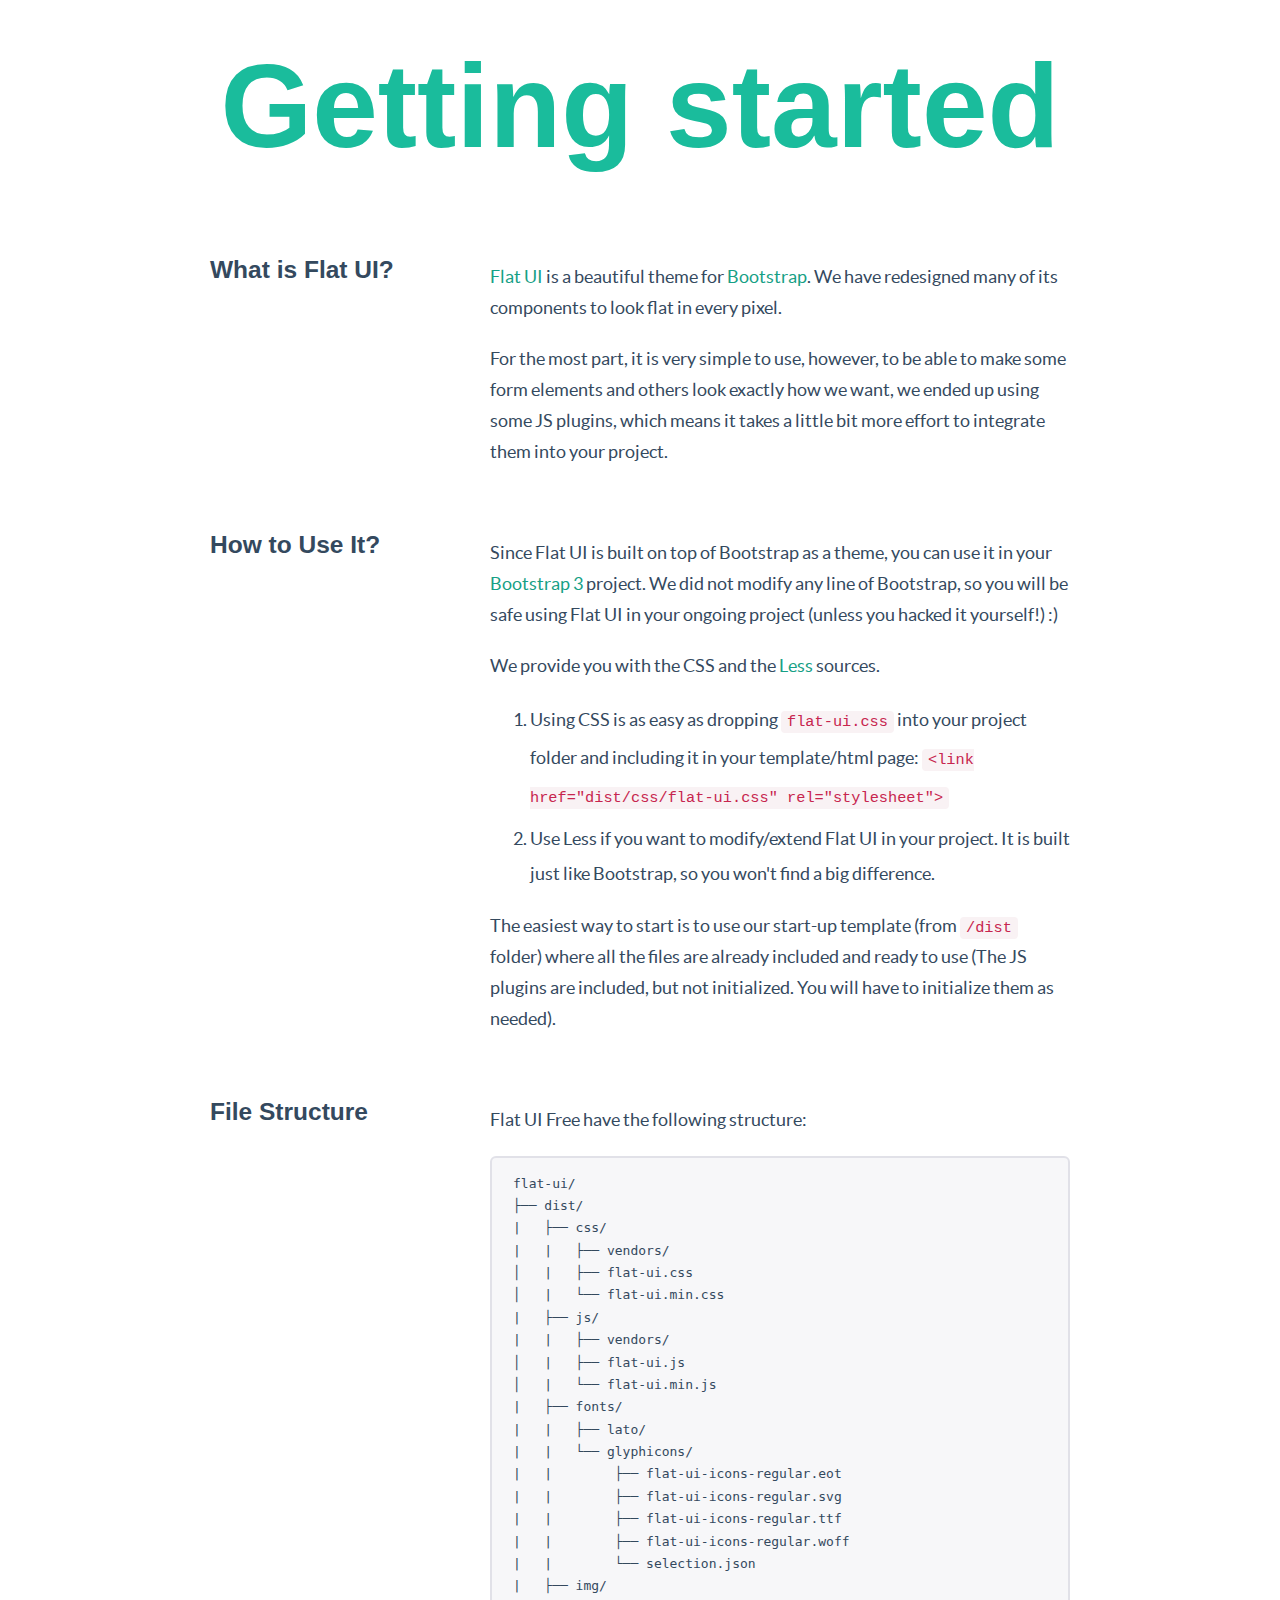
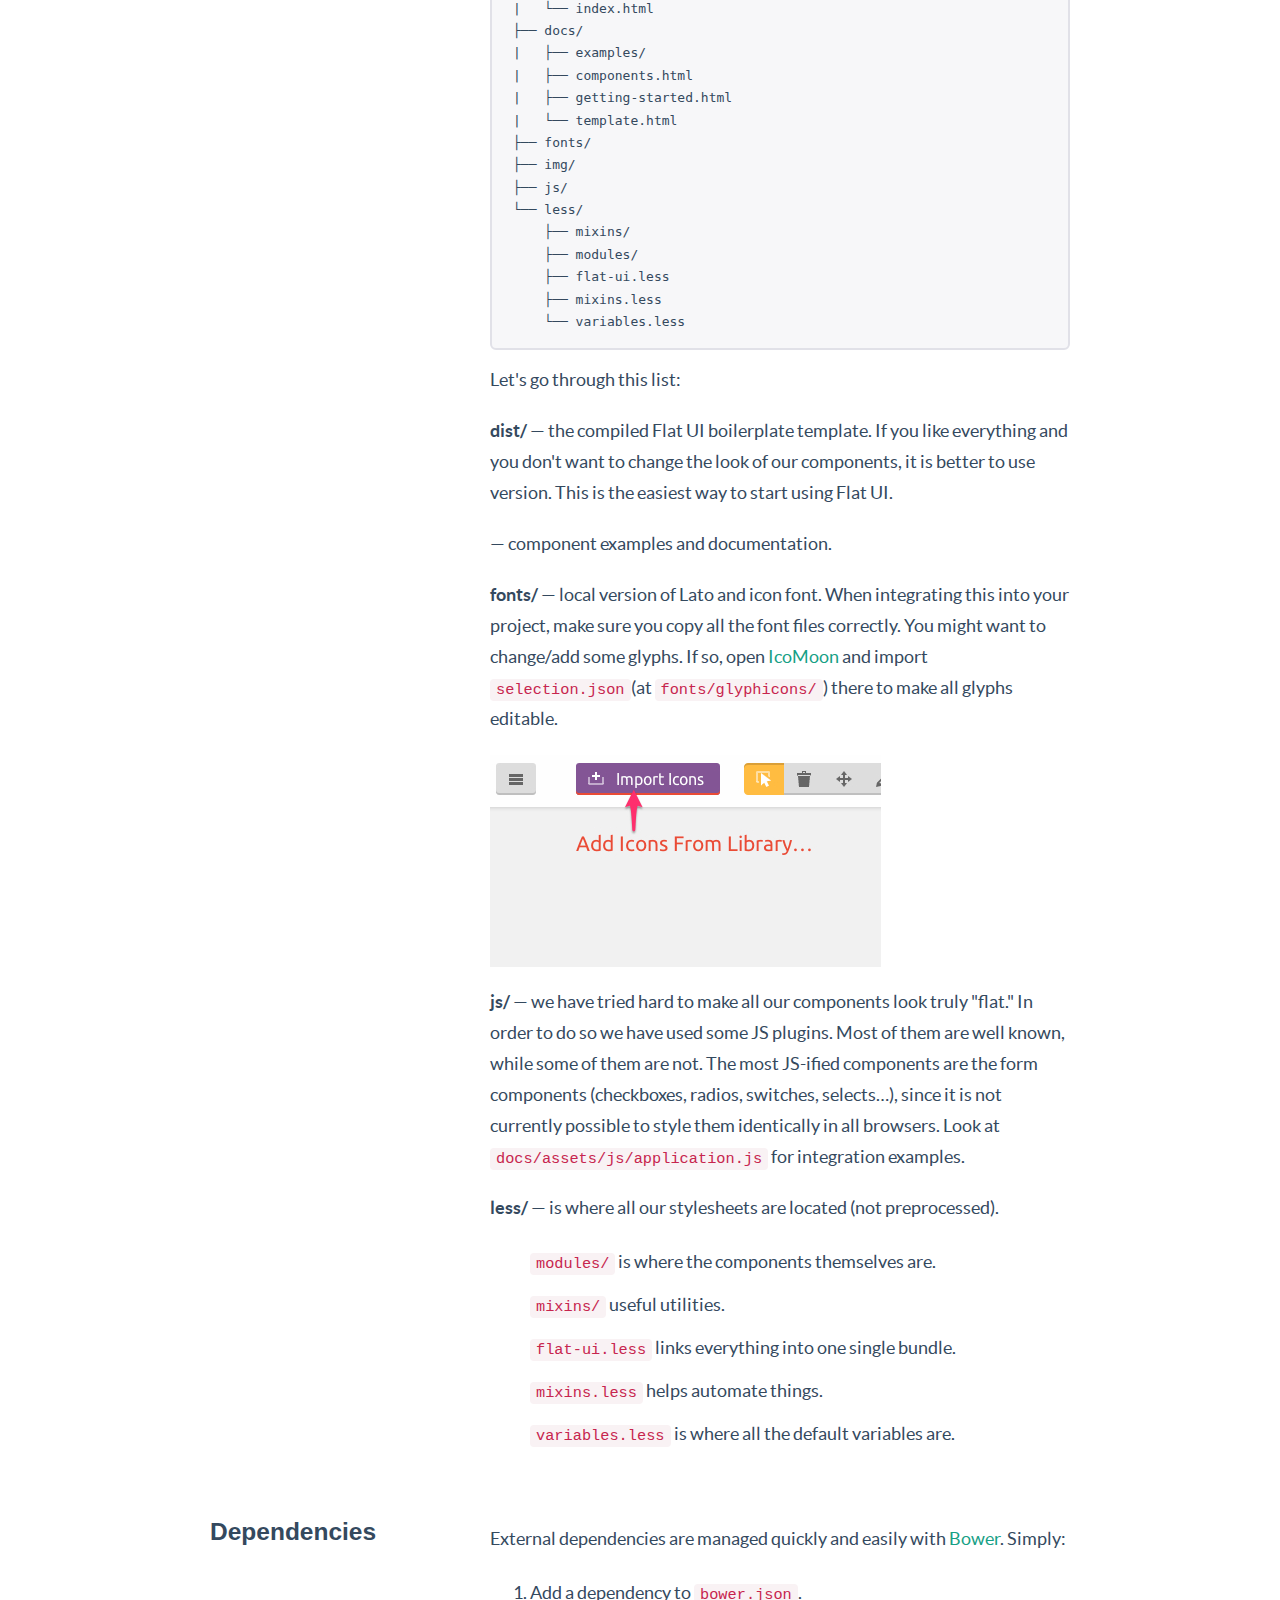
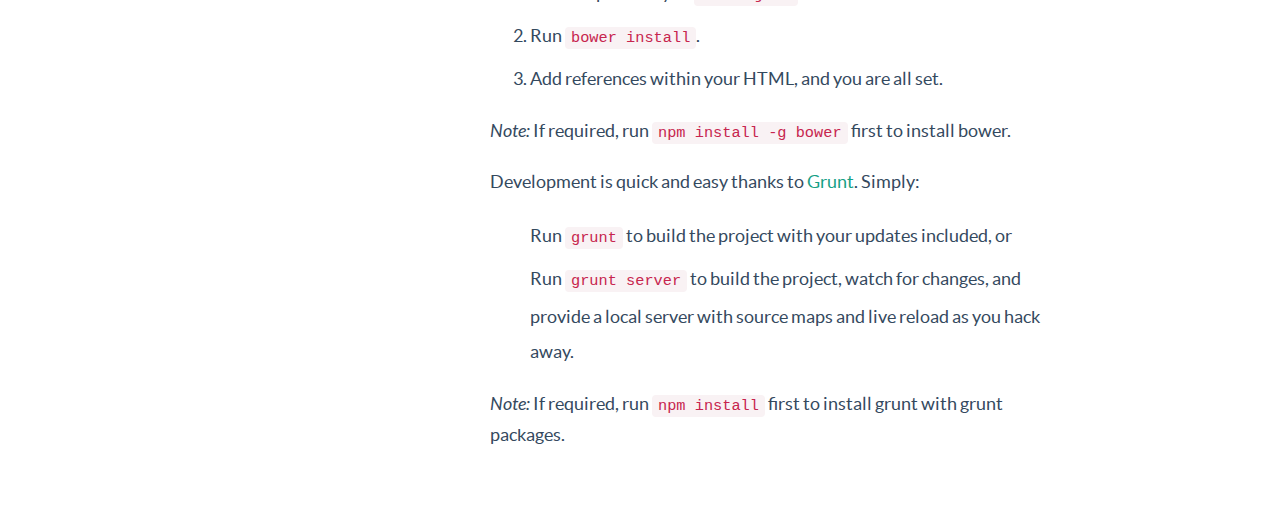
<file: Assets/docs/getting-started.html>
<!DOCTYPE html>
<html lang="en">
  <head>
    <meta charset="utf-8">
    <title>Getting started &middot; Flat UI Free</title>
    <meta name="viewport" content="width=device-width, initial-scale=1.0">

    <!-- Loading Bootstrap -->
    <link href="../dist/css/vendor/bootstrap/css/bootstrap.min.css" rel="stylesheet">

    <!-- Loading Flat UI -->
    <link href="../dist/css/flat-ui.css" rel="stylesheet">
    <link href="assets/css/docs.css" rel="stylesheet">

    <link rel="shortcut icon" href="../img/favicon.ico">

    <!-- HTML5 shim, for IE6-8 support of HTML5 elements. All other JS at the end of file. -->
    <!--[if lt IE 9]>
      <script src="../dist/js/vendor/html5shiv.js"></script>
      <script src="../dist/js/vendor/respond.min.js"></script>
    <![endif]-->
  </head>
  <body>
    <h1 class="demo-headline">Getting started</h1>
    <div class="container">
      <div class="demo-row">
        <div class="demo-title">
          <h3>What is Flat UI?</h3>
        </div>

        <div class="demo-content demo-content-article">
          <p>
            <a href="http://designmodo.com/flat" target="_blank">Flat UI</a>
            is a beautiful theme for <a href="http://getbootstrap.com" target="_blank">Bootstrap</a>.
            We have redesigned many of its components to look flat in every pixel.
          </p>
          <p>
            For the most part, it is very simple to use, however, to be able to make some form elements and others look exactly how we want, we ended up using some JS plugins, which means it takes a little bit more effort to integrate them into your project.
          </p>
        </div>
      </div><!-- /.demo-row -->

      <div class="demo-row">
        <div class="demo-title">
          <h3>How to Use It?</h3>
        </div>

        <div class="demo-content demo-content-article">
          <p>
            Since Flat UI is built on top of Bootstrap as a theme, you can use it in your <a href="http://getbootstrap.com/" target="_blank">Bootstrap 3</a> project.
            We did not modify any line of Bootstrap, so you will be safe using Flat UI in your ongoing project
            (unless you hacked it yourself!) :)
          </p>
          <p>
            We provide you with the CSS and the <a href="http://lesscss.org/" target="_blank">Less</a> sources.
          </p>
          <ol>
            <li>
              Using CSS is as easy as dropping <code>flat-ui.css</code> into your project folder and
              including it in your template/html page:
              <code>&lt;link href="dist/css/flat-ui.css" rel="stylesheet"&gt;</code>
            </li>
            <li>
              Use Less if you want to modify/extend Flat UI in your project. It is built just like Bootstrap, so
              you won't find a big difference.
            </li>
          </ol>
          <p>
            The easiest way to start is to use our start-up template (from <code>/dist</code> folder) where all the files are already included
            and ready to use (The JS plugins are included, but not initialized. You will have to initialize them as needed).
          </p>
        </div>
      </div><!-- /.demo-row -->

      <div class="demo-row">
        <div class="demo-title">
          <h3>File Structure</h3>
        </div>

        <div class="demo-content demo-content-article">
          <p>
            Flat UI Free have the following structure:
          </p>
<pre class="prettyprint">
flat-ui/
├── dist/
|   ├── css/
|   |   ├── vendors/
│   |   ├── flat-ui.css
│   |   └── flat-ui.min.css
|   ├── js/
|   |   ├── vendors/
│   |   ├── flat-ui.js
│   |   └── flat-ui.min.js
|   ├── fonts/
|   |   ├── lato/
|   |   └── glyphicons/
|   |        ├── flat-ui-icons-regular.eot
|   |        ├── flat-ui-icons-regular.svg
|   |        ├── flat-ui-icons-regular.ttf
|   |        ├── flat-ui-icons-regular.woff
|   |        └── selection.json
|   ├── img/
|   └── index.html
├── docs/
|   ├── examples/
|   ├── components.html
|   ├── getting-started.html
|   └── template.html
├── fonts/
├── img/
├── js/
└── less/
    ├── mixins/
    ├── modules/
    ├── flat-ui.less
    ├── mixins.less
    └── variables.less
</pre>
          <p>
            Let's go through this list:
          </p>

          <p>
            <strong>dist/</strong> &mdash; the compiled Flat UI boilerplate template. If you like everything and you don't want
            to change the look of our components, it is better to use version. This is the easiest
            way to start using Flat UI.
          </p>

          <p>
            <strong></strong> &mdash; component examples and documentation.
          </p>

          <p>
            <strong>fonts/</strong> &mdash; local version of Lato and icon font. When integrating this into your project, make sure you
            copy all the font files correctly. You might want to change/add some glyphs. If so, open
            <a href="http://icomoon.io/app">IcoMoon</a> and import <code>selection.json</code>(at <code>fonts/glyphicons/</code>)
            there to make all glyphs editable.
          </p>

          <p>
            <img src="assets/img/getting-started/icomoon_import.jpg" alt="" />
          </p>

          <p>
            <strong>js/</strong> &mdash; we have tried hard to make all our components look truly "flat." In order to do
            so we have used some JS plugins. Most of them are well known, while some of them are not. The most JS-ified
            components are the form components (checkboxes, radios, switches, selects…), since it is not currently possible
            to style them identically in all browsers. Look at <code>docs/assets/js/application.js</code> for integration
            examples.
          </p>

          <p>
            <strong>less/</strong> &mdash; is where all our stylesheets are located (not preprocessed).
          </p>

          <ul>
            <li>
              <code>modules/</code> is where the components themselves are.
            </li>
            <li>
              <code>mixins/</code> useful utilities.
            </li>
            <li>
              <code>flat-ui.less</code> links everything into one single bundle.
            </li>
            <li>
              <code>mixins.less</code> helps automate things.
            </li>
            <li>
              <code>variables.less</code> is where all the default variables are.
            </li>
          </ul>

        </div>
      </div><!-- /.demo-row -->

      <div class="demo-row">
        <div class="demo-title">
          <h3>Dependencies</h3>
        </div>

        <div class="demo-content demo-content-article">
          <p>
            External dependencies are managed quickly and easily with <a href="http://bower.io">Bower</a>. Simply:
          </p>
          <ol>
            <li>
              Add a dependency to <code>bower.json</code>.
            </li>
            <li>
              Run <code>bower install</code>.
            </li>
            <li>
              Add references within your HTML, and you are all set.
            </li>
          </ol>
          <p>
            <em>Note:</em> If required, run <code>npm install -g bower</code> first to install bower.
          </p>
          <p>
            Development is quick and easy thanks to <a href="http://gruntjs.com/">Grunt</a>. Simply:
          </p>
          <ul>
            <li>
              Run <code>grunt</code> to build the project with your updates included, or
            </li>
            <li>
              Run <code>grunt server</code> to build the project, watch for changes, and provide a local server with source maps and live reload as you hack away.
            </li>
          </ul>
          <p>
            <em>Note:</em> If required, run <code>npm install</code> first to install grunt with grunt packages.
          </p>
        </div>
      </div><!-- /.demo-row -->

    </div><!-- /.container -->
  </body>
</html>
</file>
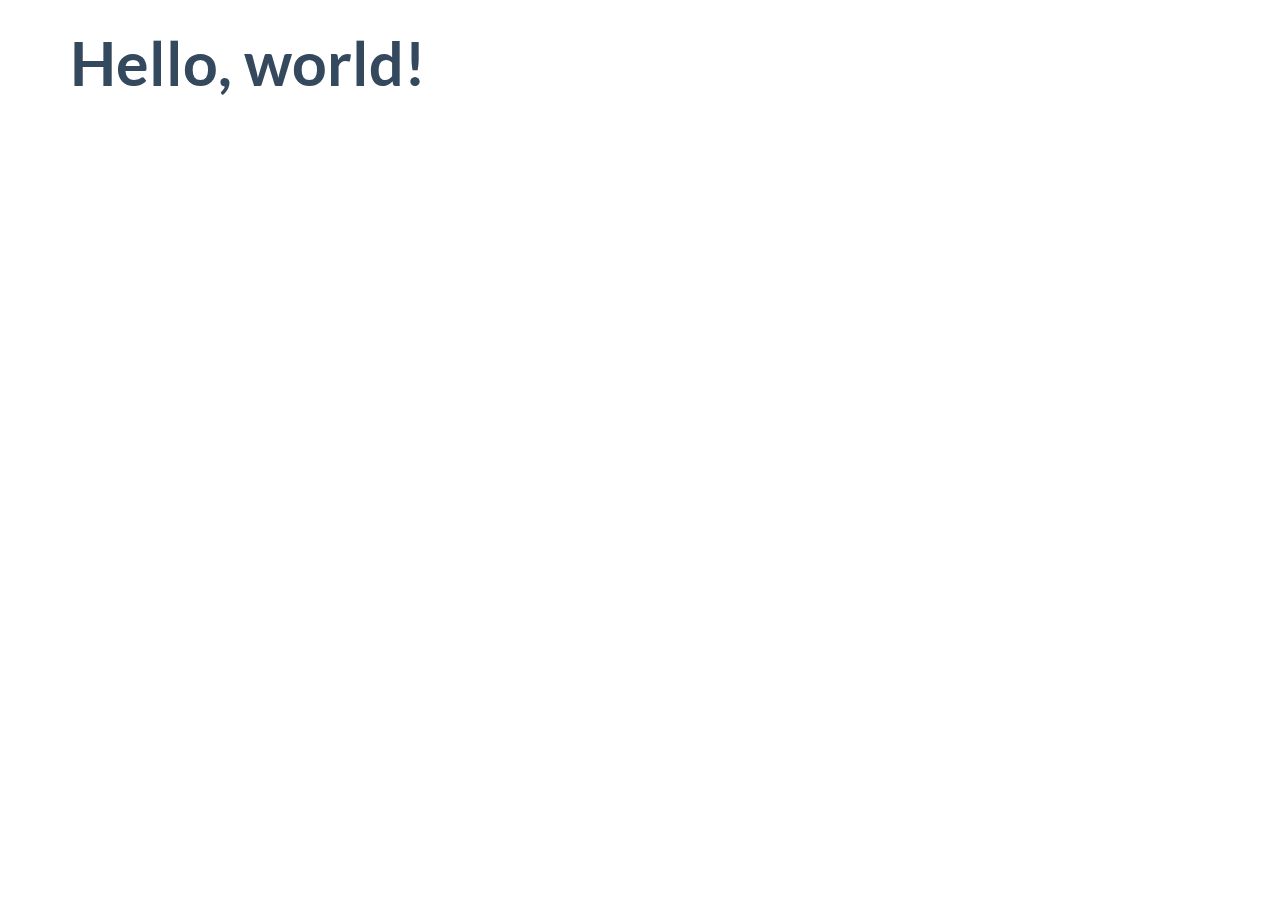
<file: Assets/docs/template.html>
<!DOCTYPE html>
<html lang="en">
  <head>
    <meta charset="utf-8">
    <title>Flat UI Free 101 Template</title>
    <meta name="viewport" content="width=device-width, initial-scale=1.0">

    <!-- Loading Bootstrap -->
    <link href="../dist/css/vendor/bootstrap/css/bootstrap.min.css" rel="stylesheet">

    <!-- Loading Flat UI -->
    <link href="../dist/css/flat-ui.css" rel="stylesheet">

    <link rel="shortcut icon" href="img/favicon.ico">

    <!-- HTML5 shim, for IE6-8 support of HTML5 elements. All other JS at the end of file. -->
    <!--[if lt IE 9]>
      <script src="../dist/js/vendor/html5shiv.js"></script>
      <script src="../dist/js/vendor/respond.min.js"></script>
    <![endif]-->
  </head>
  <body>
    <div class="container">
        <h1>Hello, world!</h1>
    </div>
    <!-- /.container -->


    <!-- jQuery (necessary for Flat UI's JavaScript plugins) -->
    <script src="../dist/js/vendor/jquery.min.js"></script>
    <!-- Include all compiled plugins (below), or include individual files as needed -->
    <script src="../dist/js/vendor/video.js"></script>
    <script src="../dist/js/flat-ui.min.js"></script>
  </body>
</html>
</file>
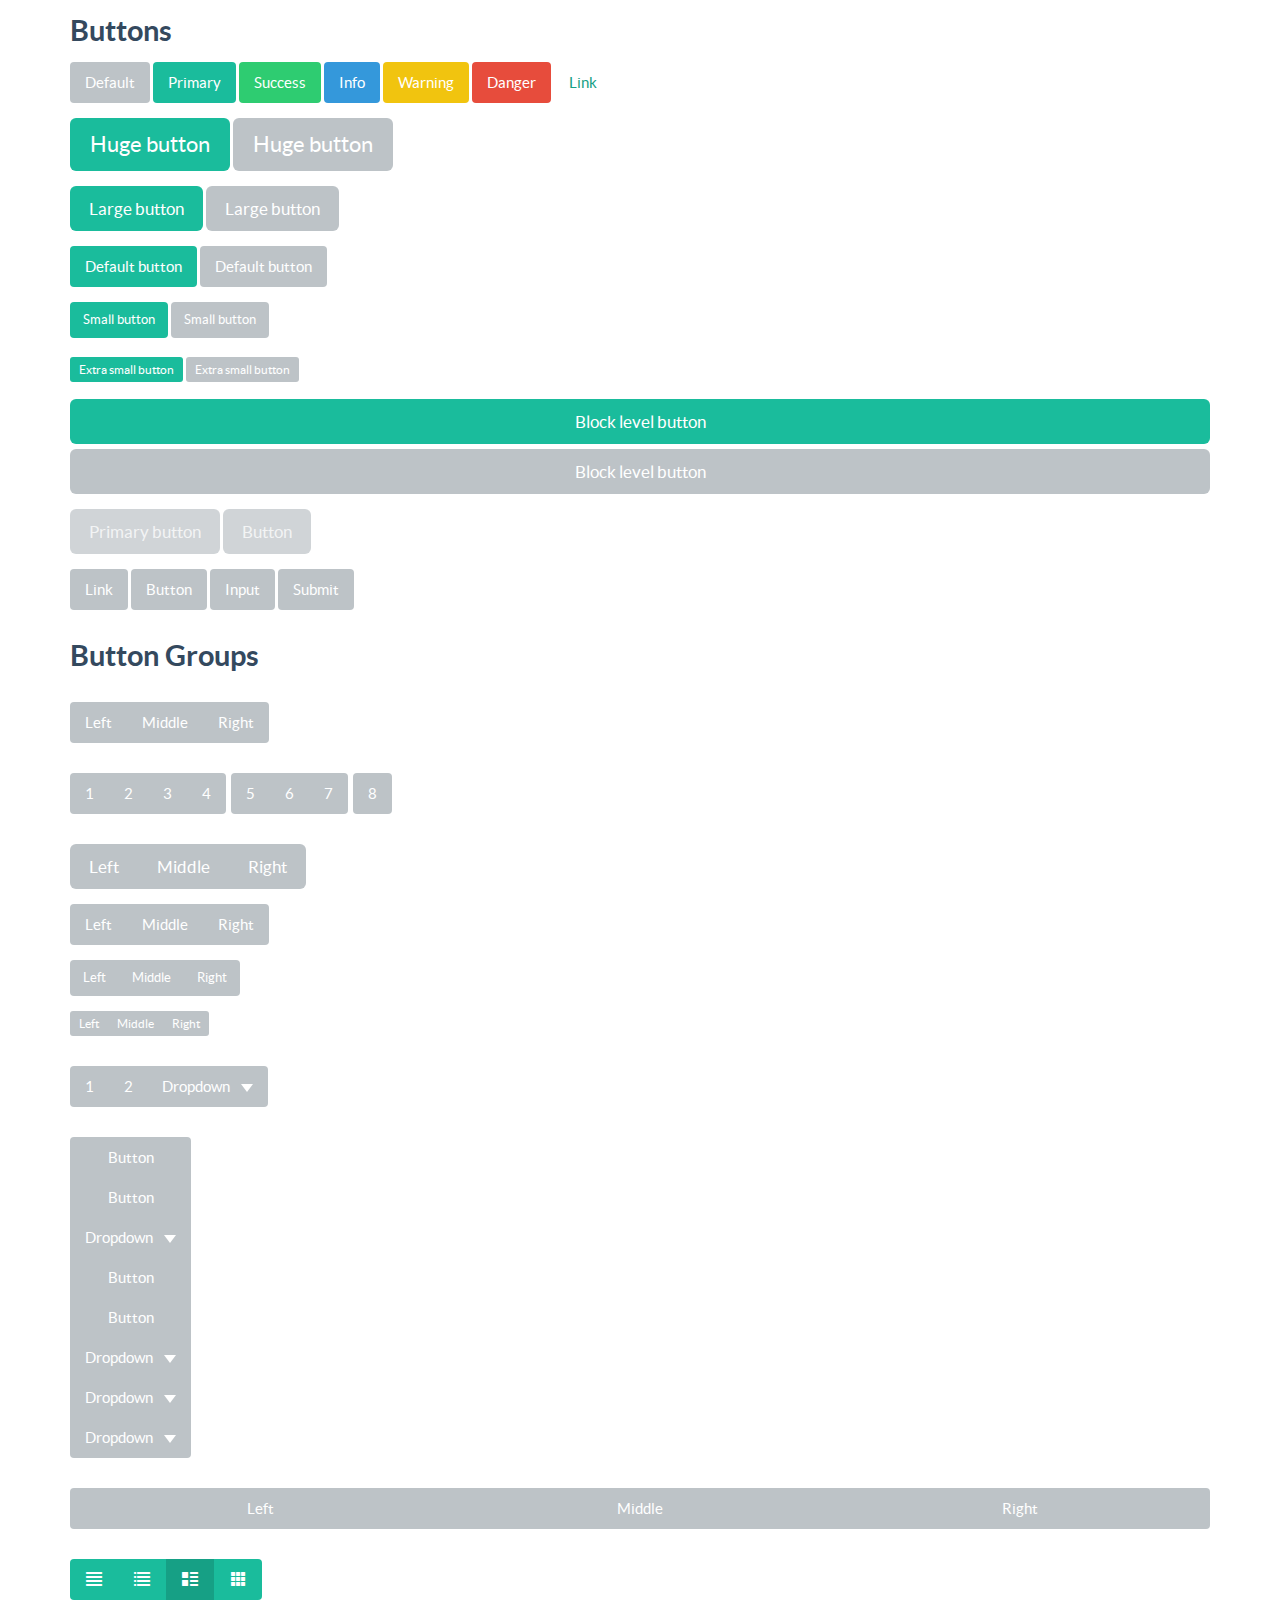
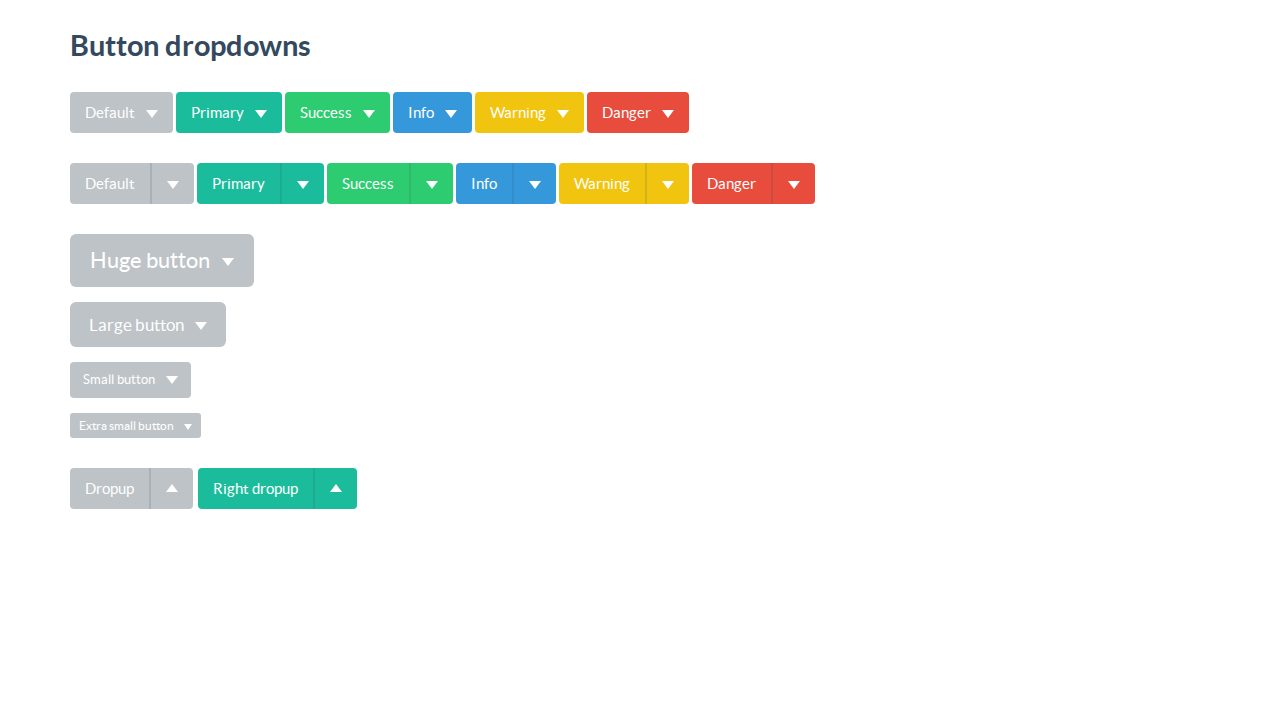
<file: Assets/docs/examples/buttons.html>
<!DOCTYPE html>
<html lang="en">
  <head>
    <meta charset="utf-8">
    <title>Flat UI Free</title>
    <meta name="viewport" content="width=device-width, initial-scale=1.0">

    <!-- Loading Bootstrap -->
    <link href="../../dist/css/vendor/bootstrap/css/bootstrap.min.css" rel="stylesheet">

    <!-- Loading Flat UI -->
    <link href="../../dist/css/flat-ui.css" rel="stylesheet">

    <link rel="shortcut icon" href="../../dist/img/favicon.ico">

    <!-- HTML5 shim, for IE6-8 support of HTML5 elements. All other JS at the end of file. -->
    <!--[if lt IE 9]>
      <script src="../../dist/js/vendor/html5shiv.js"></script>
      <script src="../../dist/js/vendor/respond.min.js"></script>
    <![endif]-->
  </head>
  <body>

    <style>
      body {
        padding-bottom: 200px;
      }
    </style>

    <div class="container">
      <h4>Buttons</h4>
      <div class="row">
        <div class="col-md-12">
          <p>
            <!-- Standard gray button with gradient -->
            <button type="button" class="btn btn-default">Default</button>

            <!-- Provides extra visual weight and identifies the primary action in a set of buttons -->
            <button type="button" class="btn btn-primary">Primary</button>

            <!-- Indicates a successful or positive action -->
            <button type="button" class="btn btn-success">Success</button>

            <!-- Contextual button for informational alert messages -->
            <button type="button" class="btn btn-info">Info</button>

            <!-- Indicates caution should be taken with this action -->
            <button type="button" class="btn btn-warning">Warning</button>

            <!-- Indicates a dangerous or potentially negative action -->
            <button type="button" class="btn btn-danger">Danger</button>

            <!-- Deemphasize a button by making it look like a link while maintaining button behavior -->
            <button type="button" class="btn btn-link">Link</button>
          </p>
        </div>
      </div>
      <div class="row">
        <div class="col-md-12">
          <p>
            <button type="button" class="btn btn-primary btn-hg">Huge button</button>
            <button type="button" class="btn btn-default btn-hg">Huge button</button>
          </p>
          <p>
            <button type="button" class="btn btn-primary btn-lg">Large button</button>
            <button type="button" class="btn btn-default btn-lg">Large button</button>
          </p>
          <p>
            <button type="button" class="btn btn-primary">Default button</button>
            <button type="button" class="btn btn-default">Default button</button>
          </p>
          <p>
            <button type="button" class="btn btn-primary btn-sm">Small button</button>
            <button type="button" class="btn btn-default btn-sm">Small button</button>
          </p>
          <p>
            <button type="button" class="btn btn-primary btn-xs">Extra small button</button>
            <button type="button" class="btn btn-default btn-xs">Extra small button</button>
          </p>
        </div>
      </div>
      <div class="row">
        <div class="col-md-12">
          <p>
            <button type="button" class="btn btn-primary btn-lg btn-block">Block level button</button>
            <button type="button" class="btn btn-default btn-lg btn-block">Block level button</button>
          </p>
        </div>
      </div>
      <div class="row">
        <div class="col-md-12">
          <p>
            <button type="button" class="btn btn-lg btn-primary" disabled="disabled">Primary button</button>
            <button type="button" class="btn btn-default btn-lg" disabled="disabled">Button</button>
          </p>
        </div>
      </div>
      <div class="row">
        <div class="col-md-12">
          <p>
            <a class="btn btn-default" href="#">Link</a>
            <button class="btn btn-default" type="submit">Button</button>
            <input class="btn btn-default" type="button" value="Input">
            <input class="btn btn-default" type="submit" value="Submit">
          </p>
        </div>
      </div>
      <h4>Button Groups</h4>
      <div class="row">
        <div class="col-md-12">
          <p>
            <div class="btn-group">
              <button type="button" class="btn btn-default">Left</button>
              <button type="button" class="btn btn-default">Middle</button>
              <button type="button" class="btn btn-default">Right</button>
            </div>
          </p>
        </div>
      </div>
      <div class="row">
        <div class="col-md-12">
          <p>
            <div class="btn-toolbar">
              <div class="btn-group">
                <button class="btn btn-default" type="button">1</button>
                <button class="btn btn-default" type="button">2</button>
                <button class="btn btn-default" type="button">3</button>
                <button class="btn btn-default" type="button">4</button>
              </div>
              <div class="btn-group">
                <button class="btn btn-default" type="button">5</button>
                <button class="btn btn-default" type="button">6</button>
                <button class="btn btn-default" type="button">7</button>
              </div>
              <div class="btn-group">
                <button class="btn btn-default" type="button">8</button>
              </div>
            </div>
          </p>
        </div>
      </div>
      <div class="row">
        <div class="col-md-12">
          <p>
            <div class="btn-toolbar">
              <div class="btn-group btn-group-lg">
                <button class="btn btn-default" type="button">Left</button>
                <button class="btn btn-default" type="button">Middle</button>
                <button class="btn btn-default" type="button">Right</button>
              </div>
            </div>
          </p>
          <p>
            <div class="btn-toolbar">
              <div class="btn-group">
                <button class="btn btn-default" type="button">Left</button>
                <button class="btn btn-default" type="button">Middle</button>
                <button class="btn btn-default" type="button">Right</button>
              </div>
            </div>
          </p>
          <p>
            <div class="btn-toolbar">
              <div class="btn-group btn-group-sm">
                <button class="btn btn-default" type="button">Left</button>
                <button class="btn btn-default" type="button">Middle</button>
                <button class="btn btn-default" type="button">Right</button>
              </div>
            </div>
          </p>
          <p>
            <div class="btn-toolbar">
              <div class="btn-group btn-group-xs">
                <button class="btn btn-default" type="button">Left</button>
                <button class="btn btn-default" type="button">Middle</button>
                <button class="btn btn-default" type="button">Right</button>
              </div>
            </div>
          </p>
        </div>
      </div>
      <div class="row">
        <div class="col-md-12">
          <p>
            <div class="btn-group">
              <button class="btn btn-default" type="button">1</button>
              <button class="btn btn-default" type="button">2</button>

              <div class="btn-group">
                <button data-toggle="dropdown" class="btn btn-default dropdown-toggle" type="button" id="btnGroupDrop1">
                  Dropdown
                  <span class="caret"></span>
                </button>
                <ul aria-labelledby="btnGroupDrop1" role="menu" class="dropdown-menu">
                  <li><a href="#">Dropdown link</a></li>
                  <li><a href="#">Dropdown link</a></li>
                </ul>
              </div>
            </div>
          </p>
        </div>
      </div>
      <div class="row">
        <div class="col-md-12">
          <p>
            <div class="btn-group-vertical">
              <button class="btn btn-default" type="button">Button</button>
              <button class="btn btn-default" type="button">Button</button>
              <div class="btn-group">
                <button data-toggle="dropdown" class="btn btn-default dropdown-toggle" type="button" id="btnGroupVerticalDrop1">
                  Dropdown
                  <span class="caret"></span>
                </button>
                <ul aria-labelledby="btnGroupVerticalDrop1" role="menu" class="dropdown-menu">
                  <li><a href="#">Dropdown link</a></li>
                  <li><a href="#">Dropdown link</a></li>
                </ul>
              </div>
              <button class="btn btn-default" type="button">Button</button>
              <button class="btn btn-default" type="button">Button</button>
              <div class="btn-group">
                <button data-toggle="dropdown" class="btn btn-default dropdown-toggle" type="button" id="btnGroupVerticalDrop2">
                  Dropdown
                  <span class="caret"></span>
                </button>
                <ul aria-labelledby="btnGroupVerticalDrop2" role="menu" class="dropdown-menu">
                  <li><a href="#">Dropdown link</a></li>
                  <li><a href="#">Dropdown link</a></li>
                </ul>
              </div>
              <div class="btn-group">
                <button data-toggle="dropdown" class="btn btn-default dropdown-toggle" type="button" id="btnGroupVerticalDrop3">
                  Dropdown
                  <span class="caret"></span>
                </button>
                <ul aria-labelledby="btnGroupVerticalDrop3" role="menu" class="dropdown-menu">
                  <li><a href="#">Dropdown link</a></li>
                  <li><a href="#">Dropdown link</a></li>
                </ul>
              </div>
              <div class="btn-group">
                <button data-toggle="dropdown" class="btn btn-default dropdown-toggle" type="button" id="btnGroupVerticalDrop4">
                  Dropdown
                  <span class="caret"></span>
                </button>
                <ul aria-labelledby="btnGroupVerticalDrop4" role="menu" class="dropdown-menu">
                  <li><a href="#">Dropdown link</a></li>
                  <li><a href="#">Dropdown link</a></li>
                </ul>
              </div>
            </div>
          </p>
        </div>
      </div>
      <div class="row">
        <div class="col-md-12">
          <p>
            <div class="btn-group btn-group-justified">
              <a class="btn btn-default" href="#">Left</a>
              <a class="btn btn-default" href="#">Middle</a>
              <a class="btn btn-default" href="#">Right</a>
            </div>
          </p>
        </div>
      </div>
      <div class="row">
        <div class="col-md-12">
          <p>
            <div class="btn-toolbar">
              <div class="btn-group">
                <a href="#fakelink" class="btn btn-primary"><i class="fui-list-columned"></i></a>
                <a href="#fakelink" class="btn btn-primary"><i class="fui-list-numbered"></i></a>
                <a href="#fakelink" class="btn btn-primary active"><i class="fui-list-thumbnailed"></i></a>
                <a href="#fakelink" class="btn btn-primary"><i class="fui-list-small-thumbnails"></i></a>
              </div>
            </div>
          </p>
        </div>
      </div>
      <h4>Button dropdowns</h4>
      <div class="row">
        <div class="col-md-12">
          <p>
            <div class="btn-group">
              <button data-toggle="dropdown" class="btn btn-default dropdown-toggle" type="button">Default <span class="caret"></span></button>
              <ul role="menu" class="dropdown-menu">
                <li><a href="#">Action</a></li>
                <li><a href="#">Another action</a></li>
                <li><a href="#">Something else here</a></li>
                <li class="divider"></li>
                <li><a href="#">Separated link</a></li>
              </ul>
            </div><!-- /btn-group -->
            <div class="btn-group">
              <button data-toggle="dropdown" class="btn btn-primary dropdown-toggle" type="button">Primary <span class="caret"></span></button>
              <ul role="menu" class="dropdown-menu">
                <li><a href="#">Action</a></li>
                <li><a href="#">Another action</a></li>
                <li><a href="#">Something else here</a></li>
                <li class="divider"></li>
                <li><a href="#">Separated link</a></li>
              </ul>
            </div><!-- /btn-group -->
            <div class="btn-group">
              <button data-toggle="dropdown" class="btn btn-success dropdown-toggle" type="button">Success <span class="caret"></span></button>
              <ul role="menu" class="dropdown-menu">
                <li><a href="#">Action</a></li>
                <li><a href="#">Another action</a></li>
                <li><a href="#">Something else here</a></li>
                <li class="divider"></li>
                <li><a href="#">Separated link</a></li>
              </ul>
            </div><!-- /btn-group -->
            <div class="btn-group">
              <button data-toggle="dropdown" class="btn btn-info dropdown-toggle" type="button">Info <span class="caret"></span></button>
              <ul role="menu" class="dropdown-menu">
                <li><a href="#">Action</a></li>
                <li><a href="#">Another action</a></li>
                <li><a href="#">Something else here</a></li>
                <li class="divider"></li>
                <li><a href="#">Separated link</a></li>
              </ul>
            </div><!-- /btn-group -->
            <div class="btn-group">
              <button data-toggle="dropdown" class="btn btn-warning dropdown-toggle" type="button">Warning <span class="caret"></span></button>
              <ul role="menu" class="dropdown-menu">
                <li><a href="#">Action</a></li>
                <li><a href="#">Another action</a></li>
                <li><a href="#">Something else here</a></li>
                <li class="divider"></li>
                <li><a href="#">Separated link</a></li>
              </ul>
            </div><!-- /btn-group -->
            <div class="btn-group">
              <button data-toggle="dropdown" class="btn btn-danger dropdown-toggle" type="button">Danger <span class="caret"></span></button>
              <ul role="menu" class="dropdown-menu">
                <li><a href="#">Action</a></li>
                <li><a href="#">Another action</a></li>
                <li><a href="#">Something else here</a></li>
                <li class="divider"></li>
                <li><a href="#">Separated link</a></li>
              </ul>
            </div><!-- /btn-group -->
          </p>
        </div>
      </div>
      <div class="row">
        <div class="col-md-12">
          <p>
            <div class="btn-group">
              <button class="btn btn-default" type="button">Default</button>
              <button data-toggle="dropdown" class="btn btn-default dropdown-toggle" type="button"><span class="caret"></span></button>
              <ul role="menu" class="dropdown-menu">
                <li><a href="#">Action</a></li>
                <li><a href="#">Another action</a></li>
                <li><a href="#">Something else here</a></li>
                <li class="divider"></li>
                <li><a href="#">Separated link</a></li>
              </ul>
            </div><!-- /btn-group -->
            <div class="btn-group">
              <button class="btn btn-primary" type="button">Primary</button>
              <button data-toggle="dropdown" class="btn btn-primary dropdown-toggle" type="button"><span class="caret"></span></button>
              <ul role="menu" class="dropdown-menu">
                <li><a href="#">Action</a></li>
                <li><a href="#">Another action</a></li>
                <li><a href="#">Something else here</a></li>
                <li class="divider"></li>
                <li><a href="#">Separated link</a></li>
              </ul>
            </div><!-- /btn-group -->
            <div class="btn-group">
              <button class="btn btn-success" type="button">Success</button>
              <button data-toggle="dropdown" class="btn btn-success dropdown-toggle" type="button"><span class="caret"></span></button>
              <ul role="menu" class="dropdown-menu">
                <li><a href="#">Action</a></li>
                <li><a href="#">Another action</a></li>
                <li><a href="#">Something else here</a></li>
                <li class="divider"></li>
                <li><a href="#">Separated link</a></li>
              </ul>
            </div><!-- /btn-group -->
            <div class="btn-group">
              <button class="btn btn-info" type="button">Info</button>
              <button data-toggle="dropdown" class="btn btn-info dropdown-toggle" type="button"><span class="caret"></span></button>
              <ul role="menu" class="dropdown-menu">
                <li><a href="#">Action</a></li>
                <li><a href="#">Another action</a></li>
                <li><a href="#">Something else here</a></li>
                <li class="divider"></li>
                <li><a href="#">Separated link</a></li>
              </ul>
            </div><!-- /btn-group -->
            <div class="btn-group">
              <button class="btn btn-warning" type="button">Warning</button>
              <button data-toggle="dropdown" class="btn btn-warning dropdown-toggle" type="button"><span class="caret"></span></button>
              <ul role="menu" class="dropdown-menu">
                <li><a href="#">Action</a></li>
                <li><a href="#">Another action</a></li>
                <li><a href="#">Something else here</a></li>
                <li class="divider"></li>
                <li><a href="#">Separated link</a></li>
              </ul>
            </div><!-- /btn-group -->
            <div class="btn-group">
              <button class="btn btn-danger" type="button">Danger</button>
              <button data-toggle="dropdown" class="btn btn-danger dropdown-toggle" type="button"><span class="caret"></span></button>
              <ul role="menu" class="dropdown-menu">
                <li><a href="#">Action</a></li>
                <li><a href="#">Another action</a></li>
                <li><a href="#">Something else here</a></li>
                <li class="divider"></li>
                <li><a href="#">Separated link</a></li>
              </ul>
            </div><!-- /btn-group -->
          </p>
        </div>
      </div>
      <div class="row">
        <div class="col-md-12">
          <p>
            <div class="btn-toolbar">
              <div class="btn-group">
                <button data-toggle="dropdown" type="button" class="btn btn-default btn-hg dropdown-toggle">
                  Huge button <span class="caret"></span>
                </button>
                <ul role="menu" class="dropdown-menu">
                  <li><a href="#">Action</a></li>
                  <li><a href="#">Another action</a></li>
                  <li><a href="#">Something else here</a></li>
                  <li class="divider"></li>
                  <li><a href="#">Separated link</a></li>
                </ul>
              </div><!-- /btn-group -->
            </div><!-- /btn-toolbar -->
          </p>
          <p>
            <div class="btn-toolbar">
              <div class="btn-group">
                <button data-toggle="dropdown" type="button" class="btn btn-default btn-lg dropdown-toggle">
                  Large button <span class="caret"></span>
                </button>
                <ul role="menu" class="dropdown-menu">
                  <li><a href="#">Action</a></li>
                  <li><a href="#">Another action</a></li>
                  <li><a href="#">Something else here</a></li>
                  <li class="divider"></li>
                  <li><a href="#">Separated link</a></li>
                </ul>
              </div><!-- /btn-group -->
            </div><!-- /btn-toolbar -->
          </p>
          <p>
            <div class="btn-toolbar">
              <div class="btn-group">
                <button data-toggle="dropdown" type="button" class="btn btn-default btn-sm dropdown-toggle">
                  Small button <span class="caret"></span>
                </button>
                <ul role="menu" class="dropdown-menu">
                  <li><a href="#">Action</a></li>
                  <li><a href="#">Another action</a></li>
                  <li><a href="#">Something else here</a></li>
                  <li class="divider"></li>
                  <li><a href="#">Separated link</a></li>
                </ul>
              </div><!-- /btn-group -->
            </div><!-- /btn-toolbar -->
          </p>
          <p>
            <div class="btn-toolbar">
              <div class="btn-group">
                <button data-toggle="dropdown" type="button" class="btn btn-default btn-xs dropdown-toggle">
                  Extra small button <span class="caret"></span>
                </button>
                <ul role="menu" class="dropdown-menu">
                  <li><a href="#">Action</a></li>
                  <li><a href="#">Another action</a></li>
                  <li><a href="#">Something else here</a></li>
                  <li class="divider"></li>
                  <li><a href="#">Separated link</a></li>
                </ul>
              </div><!-- /btn-group -->
            </div><!-- /btn-toolbar -->
          </p>
        </div>
      </div>
      <div class="row">
        <div class="col-md-12">
          <p>
            <div class="btn-toolbar">
              <div class="btn-group dropup">
                <button class="btn btn-default" type="button">Dropup</button>
                <button data-toggle="dropdown" class="btn btn-default dropdown-toggle" type="button"><span class="caret"></span></button>
                <ul role="menu" class="dropdown-menu">
                  <li><a href="#">Action</a></li>
                  <li><a href="#">Another action</a></li>
                  <li><a href="#">Something else here</a></li>
                  <li class="divider"></li>
                  <li><a href="#">Separated link</a></li>
                </ul>
              </div><!-- /btn-group -->
              <div class="btn-group dropup">
                <button class="btn btn-primary" type="button">Right dropup</button>
                <button data-toggle="dropdown" class="btn btn-primary dropdown-toggle" type="button"><span class="caret"></span></button>
                <ul role="menu" class="dropdown-menu pull-right">
                  <li><a href="#">Action</a></li>
                  <li><a href="#">Another action</a></li>
                  <li><a href="#">Something else here</a></li>
                  <li class="divider"></li>
                  <li><a href="#">Separated link</a></li>
                </ul>
              </div><!-- /btn-group -->
            </div>
          </p>
        </div>
      </div>
    </div>
    <!-- /.container -->

  </body>
</html>
</file>
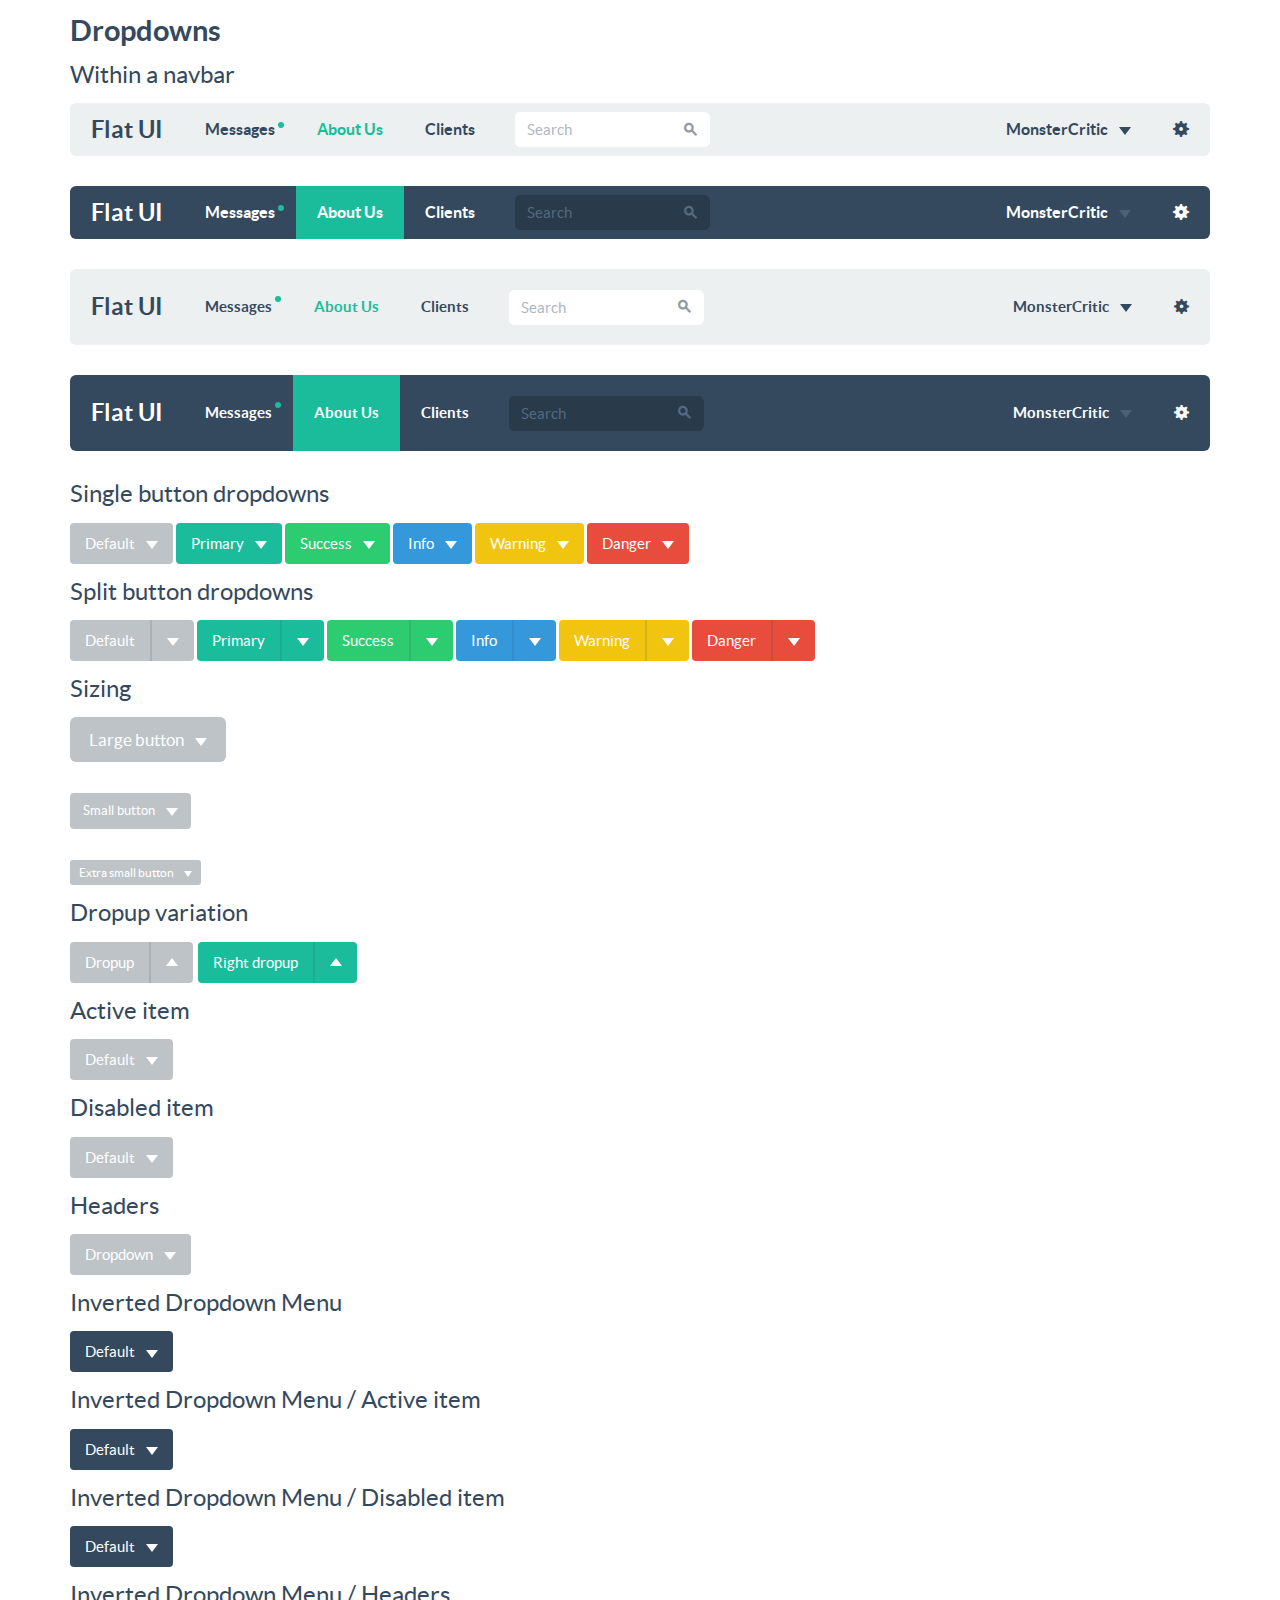
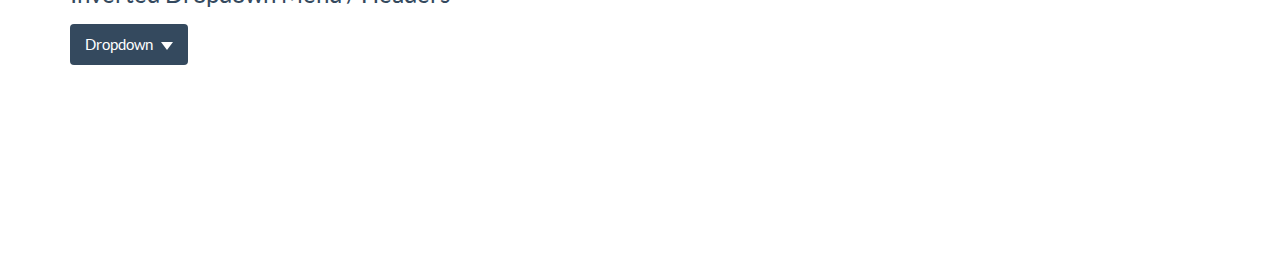
<file: Assets/docs/examples/dropdowns.html>
<!DOCTYPE html>
<html lang="en">
  <head>
    <meta charset="utf-8">
    <title>Flat UI Free</title>
    <meta name="viewport" content="width=device-width, initial-scale=1.0">

    <!-- Loading Bootstrap -->
    <link href="../../dist/css/vendor/bootstrap/css/bootstrap.min.css" rel="stylesheet">

    <!-- Loading Flat UI -->
    <link href="../../dist/css/flat-ui.css" rel="stylesheet">

    <link rel="shortcut icon" href="../../dist/img/favicon.ico">

    <!-- HTML5 shim, for IE6-8 support of HTML5 elements. All other JS at the end of file. -->
    <!--[if lt IE 9]>
      <script src="../../dist/js/vendor/html5shiv.js"></script>
      <script src="../../dist/js/vendor/respond.min.js"></script>
    <![endif]-->
  </head>
  <body>

    <style>
      body {
        padding-bottom: 200px;
      }
    </style>

    <div class="container">

      <h4>Dropdowns</h4>

      <h6>Within a navbar</h6>

      <nav class="navbar navbar-default" role="navigation">
        <!-- Brand and toggle get grouped for better mobile display -->
        <div class="navbar-header">
          <button type="button" class="navbar-toggle" data-toggle="collapse" data-target="#bs-example-navbar-collapse-1">
            <span class="sr-only">Toggle navigation</span>
          </button>
          <a class="navbar-brand" href="#">Flat UI</a>
        </div>

        <!-- Collect the nav links, forms, and other content for toggling -->
        <div class="collapse navbar-collapse" id="bs-example-navbar-collapse-1">
          <ul class="nav navbar-nav">
            <li><a href="#">Messages<span class="navbar-unread">1</span></a></li>
            <li class="active"><a href="#">About Us</a></li>
            <li><a href="#">Clients</a></li>
           </ul>
          <form class="navbar-form navbar-left" action="#" role="search">
            <div class="form-group">
              <div class="input-group">
                <input class="form-control" id="navbarInput-01" type="search" placeholder="Search">
                <span class="input-group-btn">
                  <button type="submit" class="btn"><span class="fui-search"></span></button>
                </span>
              </div>
            </div>
          </form>
          <ul class="nav navbar-nav navbar-right">
            <li class="dropdown">
              <a href="#" class="dropdown-toggle" data-toggle="dropdown">MonsterCritic <b class="caret"></b></a>
              <ul class="dropdown-menu">
                <li><a href="#">Action</a></li>
                <li><a href="#">Another action</a></li>
                <li><a href="#">Something else here</a></li>
                <li class="divider"></li>
                <li><a href="#">Separated link</a></li>
              </ul>
            </li>
            <li><a href="#"><span class="visible-sm visible-xs">Settings<span class="fui-gear"></span></span><span class="visible-md visible-lg"><span class="fui-gear"></span></span></a></li>
          </ul>
        </div><!-- /.navbar-collapse -->
      </nav>

      <nav class="navbar navbar-inverse" role="navigation">
        <!-- Brand and toggle get grouped for better mobile display -->
        <div class="navbar-header">
          <button type="button" class="navbar-toggle" data-toggle="collapse" data-target="#bs-example-navbar-collapse-1">
            <span class="sr-only">Toggle navigation</span>
          </button>
          <a class="navbar-brand" href="#">Flat UI</a>
        </div>

        <!-- Collect the nav links, forms, and other content for toggling -->
        <div class="collapse navbar-collapse" id="bs-example-navbar-collapse-1">
          <ul class="nav navbar-nav">
            <li><a href="#">Messages<span class="navbar-unread">1</span></a></li>
            <li class="active"><a href="#">About Us</a></li>
            <li><a href="#">Clients</a></li>
           </ul>
          <form class="navbar-form navbar-left" action="#" role="search">
            <div class="form-group">
              <div class="input-group">
                <input class="form-control" id="navbarInput-01" type="search" placeholder="Search">
                <span class="input-group-btn">
                  <button type="submit" class="btn"><span class="fui-search"></span></button>
                </span>
              </div>
            </div>
          </form>
          <ul class="nav navbar-nav navbar-right">
            <li class="dropdown">
              <a href="#" class="dropdown-toggle" data-toggle="dropdown">MonsterCritic <b class="caret"></b></a>
              <ul class="dropdown-menu">
                <li><a href="#">Action</a></li>
                <li><a href="#">Another action</a></li>
                <li><a href="#">Something else here</a></li>
                <li class="divider"></li>
                <li><a href="#">Separated link</a></li>
              </ul>
            </li>
            <li><a href="#"><span class="visible-sm visible-xs">Settings<span class="fui-gear"></span></span><span class="visible-md visible-lg"><span class="fui-gear"></span></span></a></li>
          </ul>
        </div><!-- /.navbar-collapse -->
      </nav>

      <nav class="navbar navbar-default navbar-lg" role="navigation">
        <!-- Brand and toggle get grouped for better mobile display -->
        <div class="navbar-header">
          <button type="button" class="navbar-toggle" data-toggle="collapse" data-target="#bs-example-navbar-collapse-1">
            <span class="sr-only">Toggle navigation</span>
          </button>
          <a class="navbar-brand" href="#">Flat UI</a>
        </div>

        <!-- Collect the nav links, forms, and other content for toggling -->
        <div class="collapse navbar-collapse" id="bs-example-navbar-collapse-1">
          <ul class="nav navbar-nav">
            <li><a href="#">Messages<span class="navbar-unread">1</span></a></li>
            <li class="active"><a href="#">About Us</a></li>
            <li><a href="#">Clients</a></li>
           </ul>
          <form class="navbar-form navbar-left" action="#" role="search">
            <div class="form-group">
              <div class="input-group">
                <input class="form-control" id="navbarInput-01" type="search" placeholder="Search">
                <span class="input-group-btn">
                  <button type="submit" class="btn"><span class="fui-search"></span></button>
                </span>
              </div>
            </div>
          </form>
          <ul class="nav navbar-nav navbar-right">
            <li class="dropdown">
              <a href="#" class="dropdown-toggle" data-toggle="dropdown">MonsterCritic <b class="caret"></b></a>
              <ul class="dropdown-menu">
                <li><a href="#">Action</a></li>
                <li><a href="#">Another action</a></li>
                <li><a href="#">Something else here</a></li>
                <li class="divider"></li>
                <li><a href="#">Separated link</a></li>
              </ul>
            </li>
            <li><a href="#"><span class="visible-sm visible-xs">Settings<span class="fui-gear"></span></span><span class="visible-md visible-lg"><span class="fui-gear"></span></span></a></li>
          </ul>
        </div><!-- /.navbar-collapse -->
      </nav>

      <nav class="navbar navbar-inverse navbar-lg" role="navigation">
        <!-- Brand and toggle get grouped for better mobile display -->
        <div class="navbar-header">
          <button type="button" class="navbar-toggle" data-toggle="collapse" data-target="#bs-example-navbar-collapse-1">
            <span class="sr-only">Toggle navigation</span>
          </button>
          <a class="navbar-brand" href="#">Flat UI</a>
        </div>

        <!-- Collect the nav links, forms, and other content for toggling -->
        <div class="collapse navbar-collapse" id="bs-example-navbar-collapse-1">
          <ul class="nav navbar-nav">
            <li><a href="#">Messages<span class="navbar-unread">1</span></a></li>
            <li class="active"><a href="#">About Us</a></li>
            <li><a href="#">Clients</a></li>
           </ul>
          <form class="navbar-form navbar-left" action="#" role="search">
            <div class="form-group">
              <div class="input-group">
                <input class="form-control" id="navbarInput-01" type="search" placeholder="Search">
                <span class="input-group-btn">
                  <button type="submit" class="btn"><span class="fui-search"></span></button>
                </span>
              </div>
            </div>
          </form>
          <ul class="nav navbar-nav navbar-right">
            <li class="dropdown">
              <a href="#" class="dropdown-toggle" data-toggle="dropdown">MonsterCritic <b class="caret"></b></a>
              <ul class="dropdown-menu">
                <li><a href="#">Action</a></li>
                <li><a href="#">Another action</a></li>
                <li><a href="#">Something else here</a></li>
                <li class="divider"></li>
                <li><a href="#">Separated link</a></li>
              </ul>
            </li>
            <li><a href="#"><span class="visible-sm visible-xs">Settings<span class="fui-gear"></span></span><span class="visible-md visible-lg"><span class="fui-gear"></span></span></a></li>
          </ul>
        </div><!-- /.navbar-collapse -->
      </nav>

      <h6>Single button dropdowns</h6>

      <div class="row">
        <div class="col-md-12">
          <div class="btn-group">
            <button data-toggle="dropdown" class="btn btn-default dropdown-toggle" type="button">Default <span class="caret"></span></button>
            <ul role="menu" class="dropdown-menu">
              <li><a href="#">Action</a></li>
              <li><a href="#">Another action</a></li>
              <li><a href="#">Something else here</a></li>
              <li class="divider"></li>
              <li><a href="#">Separated link</a></li>
            </ul>
          </div><!-- /btn-group -->
          <div class="btn-group">
            <button data-toggle="dropdown" class="btn btn-primary dropdown-toggle" type="button">Primary <span class="caret"></span></button>
            <ul role="menu" class="dropdown-menu">
              <li><a href="#">Action</a></li>
              <li><a href="#">Another action</a></li>
              <li><a href="#">Something else here</a></li>
              <li class="divider"></li>
              <li><a href="#">Separated link</a></li>
            </ul>
          </div><!-- /btn-group -->
          <div class="btn-group">
            <button data-toggle="dropdown" class="btn btn-success dropdown-toggle" type="button">Success <span class="caret"></span></button>
            <ul role="menu" class="dropdown-menu">
              <li><a href="#">Action</a></li>
              <li><a href="#">Another action</a></li>
              <li><a href="#">Something else here</a></li>
              <li class="divider"></li>
              <li><a href="#">Separated link</a></li>
            </ul>
          </div><!-- /btn-group -->
          <div class="btn-group">
            <button data-toggle="dropdown" class="btn btn-info dropdown-toggle" type="button">Info <span class="caret"></span></button>
            <ul role="menu" class="dropdown-menu">
              <li><a href="#">Action</a></li>
              <li><a href="#">Another action</a></li>
              <li><a href="#">Something else here</a></li>
              <li class="divider"></li>
              <li><a href="#">Separated link</a></li>
            </ul>
          </div><!-- /btn-group -->
          <div class="btn-group">
            <button data-toggle="dropdown" class="btn btn-warning dropdown-toggle" type="button">Warning <span class="caret"></span></button>
            <ul role="menu" class="dropdown-menu">
              <li><a href="#">Action</a></li>
              <li><a href="#">Another action</a></li>
              <li><a href="#">Something else here</a></li>
              <li class="divider"></li>
              <li><a href="#">Separated link</a></li>
            </ul>
          </div><!-- /btn-group -->
          <div class="btn-group">
            <button data-toggle="dropdown" class="btn btn-danger dropdown-toggle" type="button">Danger <span class="caret"></span></button>
            <ul role="menu" class="dropdown-menu">
              <li><a href="#">Action</a></li>
              <li><a href="#">Another action</a></li>
              <li><a href="#">Something else here</a></li>
              <li class="divider"></li>
              <li><a href="#">Separated link</a></li>
            </ul>
          </div><!-- /btn-group -->
        </div>
      </div>

      <h6>Split button dropdowns</h6>

      <div class="row">
        <div class="col-md-12">
          <div class="btn-group">
            <button class="btn btn-default" type="button">Default</button>
            <button data-toggle="dropdown" class="btn btn-default dropdown-toggle" type="button">
              <span class="caret"></span>
              <span class="sr-only">Toggle Dropdown</span>
            </button>
            <ul role="menu" class="dropdown-menu">
              <li><a href="#">Action</a></li>
              <li><a href="#">Another action</a></li>
              <li><a href="#">Something else here</a></li>
              <li class="divider"></li>
              <li><a href="#">Separated link</a></li>
            </ul>
          </div><!-- /btn-group -->
          <div class="btn-group">
            <button class="btn btn-primary" type="button">Primary</button>
            <button data-toggle="dropdown" class="btn btn-primary dropdown-toggle" type="button">
              <span class="caret"></span>
              <span class="sr-only">Toggle Dropdown</span>
            </button>
            <ul role="menu" class="dropdown-menu">
              <li><a href="#">Action</a></li>
              <li><a href="#">Another action</a></li>
              <li><a href="#">Something else here</a></li>
              <li class="divider"></li>
              <li><a href="#">Separated link</a></li>
            </ul>
          </div><!-- /btn-group -->
          <div class="btn-group">
            <button class="btn btn-success" type="button">Success</button>
            <button data-toggle="dropdown" class="btn btn-success dropdown-toggle" type="button">
              <span class="caret"></span>
              <span class="sr-only">Toggle Dropdown</span>
            </button>
            <ul role="menu" class="dropdown-menu">
              <li><a href="#">Action</a></li>
              <li><a href="#">Another action</a></li>
              <li><a href="#">Something else here</a></li>
              <li class="divider"></li>
              <li><a href="#">Separated link</a></li>
            </ul>
          </div><!-- /btn-group -->
          <div class="btn-group">
            <button class="btn btn-info" type="button">Info</button>
            <button data-toggle="dropdown" class="btn btn-info dropdown-toggle" type="button">
              <span class="caret"></span>
              <span class="sr-only">Toggle Dropdown</span>
            </button>
            <ul role="menu" class="dropdown-menu">
              <li><a href="#">Action</a></li>
              <li><a href="#">Another action</a></li>
              <li><a href="#">Something else here</a></li>
              <li class="divider"></li>
              <li><a href="#">Separated link</a></li>
            </ul>
          </div><!-- /btn-group -->
          <div class="btn-group">
            <button class="btn btn-warning" type="button">Warning</button>
            <button data-toggle="dropdown" class="btn btn-warning dropdown-toggle" type="button">
              <span class="caret"></span>
              <span class="sr-only">Toggle Dropdown</span>
            </button>
            <ul role="menu" class="dropdown-menu">
              <li><a href="#">Action</a></li>
              <li><a href="#">Another action</a></li>
              <li><a href="#">Something else here</a></li>
              <li class="divider"></li>
              <li><a href="#">Separated link</a></li>
            </ul>
          </div><!-- /btn-group -->
          <div class="btn-group">
            <button class="btn btn-danger" type="button">Danger</button>
            <button data-toggle="dropdown" class="btn btn-danger dropdown-toggle" type="button">
              <span class="caret"></span>
              <span class="sr-only">Toggle Dropdown</span>
            </button>
            <ul role="menu" class="dropdown-menu">
              <li><a href="#">Action</a></li>
              <li><a href="#">Another action</a></li>
              <li><a href="#">Something else here</a></li>
              <li class="divider"></li>
              <li><a href="#">Separated link</a></li>
            </ul>
          </div><!-- /btn-group -->
        </div>
      </div>

      <h6>Sizing</h6>

      <div class="row">
        <div class="col-md-12">
          <div role="toolbar" class="btn-toolbar">
            <div class="btn-group">
              <button data-toggle="dropdown" type="button" class="btn btn-default btn-lg dropdown-toggle">
                Large button <span class="caret"></span>
              </button>
              <ul role="menu" class="dropdown-menu">
                <li><a href="#">Action</a></li>
                <li><a href="#">Another action</a></li>
                <li><a href="#">Something else here</a></li>
                <li class="divider"></li>
                <li><a href="#">Separated link</a></li>
              </ul>
            </div><!-- /btn-group -->
          </div><!-- /btn-toolbar -->

          <br />

          <div role="toolbar" class="btn-toolbar">
            <div class="btn-group">
              <button data-toggle="dropdown" type="button" class="btn btn-default btn-sm dropdown-toggle">
                Small button <span class="caret"></span>
              </button>
              <ul role="menu" class="dropdown-menu">
                <li><a href="#">Action</a></li>
                <li><a href="#">Another action</a></li>
                <li><a href="#">Something else here</a></li>
                <li class="divider"></li>
                <li><a href="#">Separated link</a></li>
              </ul>
            </div><!-- /btn-group -->
          </div><!-- /btn-toolbar -->

          <br />

          <div role="toolbar" class="btn-toolbar">
            <div class="btn-group">
              <button data-toggle="dropdown" type="button" class="btn btn-default btn-xs dropdown-toggle">
                Extra small button <span class="caret"></span>
              </button>
              <ul role="menu" class="dropdown-menu">
                <li><a href="#">Action</a></li>
                <li><a href="#">Another action</a></li>
                <li><a href="#">Something else here</a></li>
                <li class="divider"></li>
                <li><a href="#">Separated link</a></li>
              </ul>
            </div><!-- /btn-group -->
          </div><!-- /btn-toolbar -->
        </div>
      </div>

      <h6>Dropup variation</h6>

      <div class="row">
        <div class="col-md-12">
          <div role="toolbar" class="btn-toolbar">
            <div class="btn-group dropup">
              <button class="btn btn-default" type="button">Dropup</button>
              <button data-toggle="dropdown" class="btn btn-default dropdown-toggle" type="button">
                <span class="caret"></span>
                <span class="sr-only">Toggle Dropdown</span>
              </button>
              <ul role="menu" class="dropdown-menu">
                <li><a href="#">Action</a></li>
                <li><a href="#">Another action</a></li>
                <li><a href="#">Something else here</a></li>
                <li class="divider"></li>
                <li><a href="#">Separated link</a></li>
              </ul>
            </div><!-- /btn-group -->
            <div class="btn-group dropup">
              <button class="btn btn-primary" type="button">Right dropup</button>
              <button data-toggle="dropdown" class="btn btn-primary dropdown-toggle" type="button">
                <span class="caret"></span>
                <span class="sr-only">Toggle Dropdown</span>
              </button>
              <ul role="menu" class="dropdown-menu pull-right">
                <li><a href="#">Action</a></li>
                <li><a href="#">Another action</a></li>
                <li><a href="#">Something else here</a></li>
                <li class="divider"></li>
                <li><a href="#">Separated link</a></li>
              </ul>
            </div><!-- /btn-group -->
          </div>
        </div>
      </div>

      <h6>Active item</h6>

      <div class="btn-group">
        <button type="button" class="btn btn-default dropdown-toggle" data-toggle="dropdown">Default <span class="caret"></span></button>
        <ul class="dropdown-menu" role="menu">
          <li class="active"><a href="#">Action</a></li>
          <li><a href="#">Another action</a></li>
          <li><a href="#">Something else here</a></li>
          <li class="divider"></li>
          <li><a href="#">Separated link</a></li>
        </ul>
      </div>

      <h6>Disabled item</h6>

      <div class="btn-group">
        <button type="button" class="btn btn-default dropdown-toggle" data-toggle="dropdown">Default <span class="caret"></span></button>
        <ul class="dropdown-menu" role="menu">
          <li class="disabled"><a href="#">Action</a></li>
          <li><a href="#">Another action</a></li>
          <li><a href="#">Something else here</a></li>
          <li class="divider"></li>
          <li><a href="#">Separated link</a></li>
        </ul>
      </div>

      <h6>Headers</h6>

      <div class="btn-group">
        <button data-toggle="dropdown" type="button" class="btn btn-default dropdown-toggle">
          Dropdown
          <span class="caret"></span>
        </button>
        <ul role="menu" class="dropdown-menu">
          <li class="dropdown-header" role="presentation">Dropdown header</li>
          <li role="presentation"><a href="#" tabindex="-1" role="menuitem">Action</a></li>
          <li role="presentation"><a href="#" tabindex="-1" role="menuitem">Another action</a></li>
          <li role="presentation"><a href="#" tabindex="-1" role="menuitem">Something else here</a></li>
          <li class="divider" role="presentation"></li>
          <li class="dropdown-header" role="presentation">Dropdown header</li>
          <li role="presentation"><a href="#" tabindex="-1" role="menuitem">Separated link</a></li>
        </ul>
      </div>

      <h6>Inverted Dropdown Menu</h6>

      <div class="btn-group">
        <button type="button" class="btn btn-inverse dropdown-toggle" data-toggle="dropdown">Default <span class="caret"></span></button>
        <ul class="dropdown-menu dropdown-menu-inverse" role="menu">
          <li><a href="#">Action</a></li>
          <li><a href="#">Another action</a></li>
          <li><a href="#">Something else here</a></li>
          <li class="divider"></li>
          <li><a href="#">Separated link</a></li>
        </ul>
      </div>

      <h6>Inverted Dropdown Menu / Active item</h6>

      <div class="btn-group">
        <button type="button" class="btn btn-inverse dropdown-toggle" data-toggle="dropdown">Default <span class="caret"></span></button>
        <ul class="dropdown-menu dropdown-menu-inverse" role="menu">
          <li class="active"><a href="#">Action</a></li>
          <li><a href="#">Another action</a></li>
          <li><a href="#">Something else here</a></li>
          <li class="divider"></li>
          <li><a href="#">Separated link</a></li>
        </ul>
      </div>

      <h6>Inverted Dropdown Menu / Disabled item</h6>

      <div class="btn-group">
        <button type="button" class="btn btn-inverse dropdown-toggle" data-toggle="dropdown">Default <span class="caret"></span></button>
        <ul class="dropdown-menu dropdown-menu-inverse" role="menu">
          <li class="disabled"><a href="#">Action</a></li>
          <li><a href="#">Another action</a></li>
          <li><a href="#">Something else here</a></li>
          <li class="divider"></li>
          <li><a href="#">Separated link</a></li>
        </ul>
      </div>

      <h6>Inverted Dropdown Menu / Headers</h6>

      <div class="btn-group">
        <button data-toggle="dropdown" type="button" class="btn btn-inverse dropdown-toggle">Dropdown<span class="caret"></span></button>
        <ul role="menu" class="dropdown-menu dropdown-menu-inverse">
          <li class="dropdown-header" role="presentation">Dropdown header</li>
          <li role="presentation"><a href="#" tabindex="-1" role="menuitem">Action</a></li>
          <li role="presentation"><a href="#" tabindex="-1" role="menuitem">Another action</a></li>
          <li role="presentation"><a href="#" tabindex="-1" role="menuitem">Something else here</a></li>
          <li class="divider" role="presentation"></li>
          <li class="dropdown-header" role="presentation">Dropdown header</li>
          <li role="presentation"><a href="#" tabindex="-1" role="menuitem">Separated link</a></li>
        </ul>
      </div>

    </div><!-- /.container -->

    <!-- jQuery (necessary for Bootstrap's JavaScript plugins) -->
    <script src="../../dist/js/vendor/jquery.min.js"></script>
    <!-- Include all compiled plugins (below), or include individual files as needed -->
    <script src="../../dist/js/flat-ui.min.js"></script>

    <script src="../assets/js/application.js"></script>

  </body>
</html>
</file>
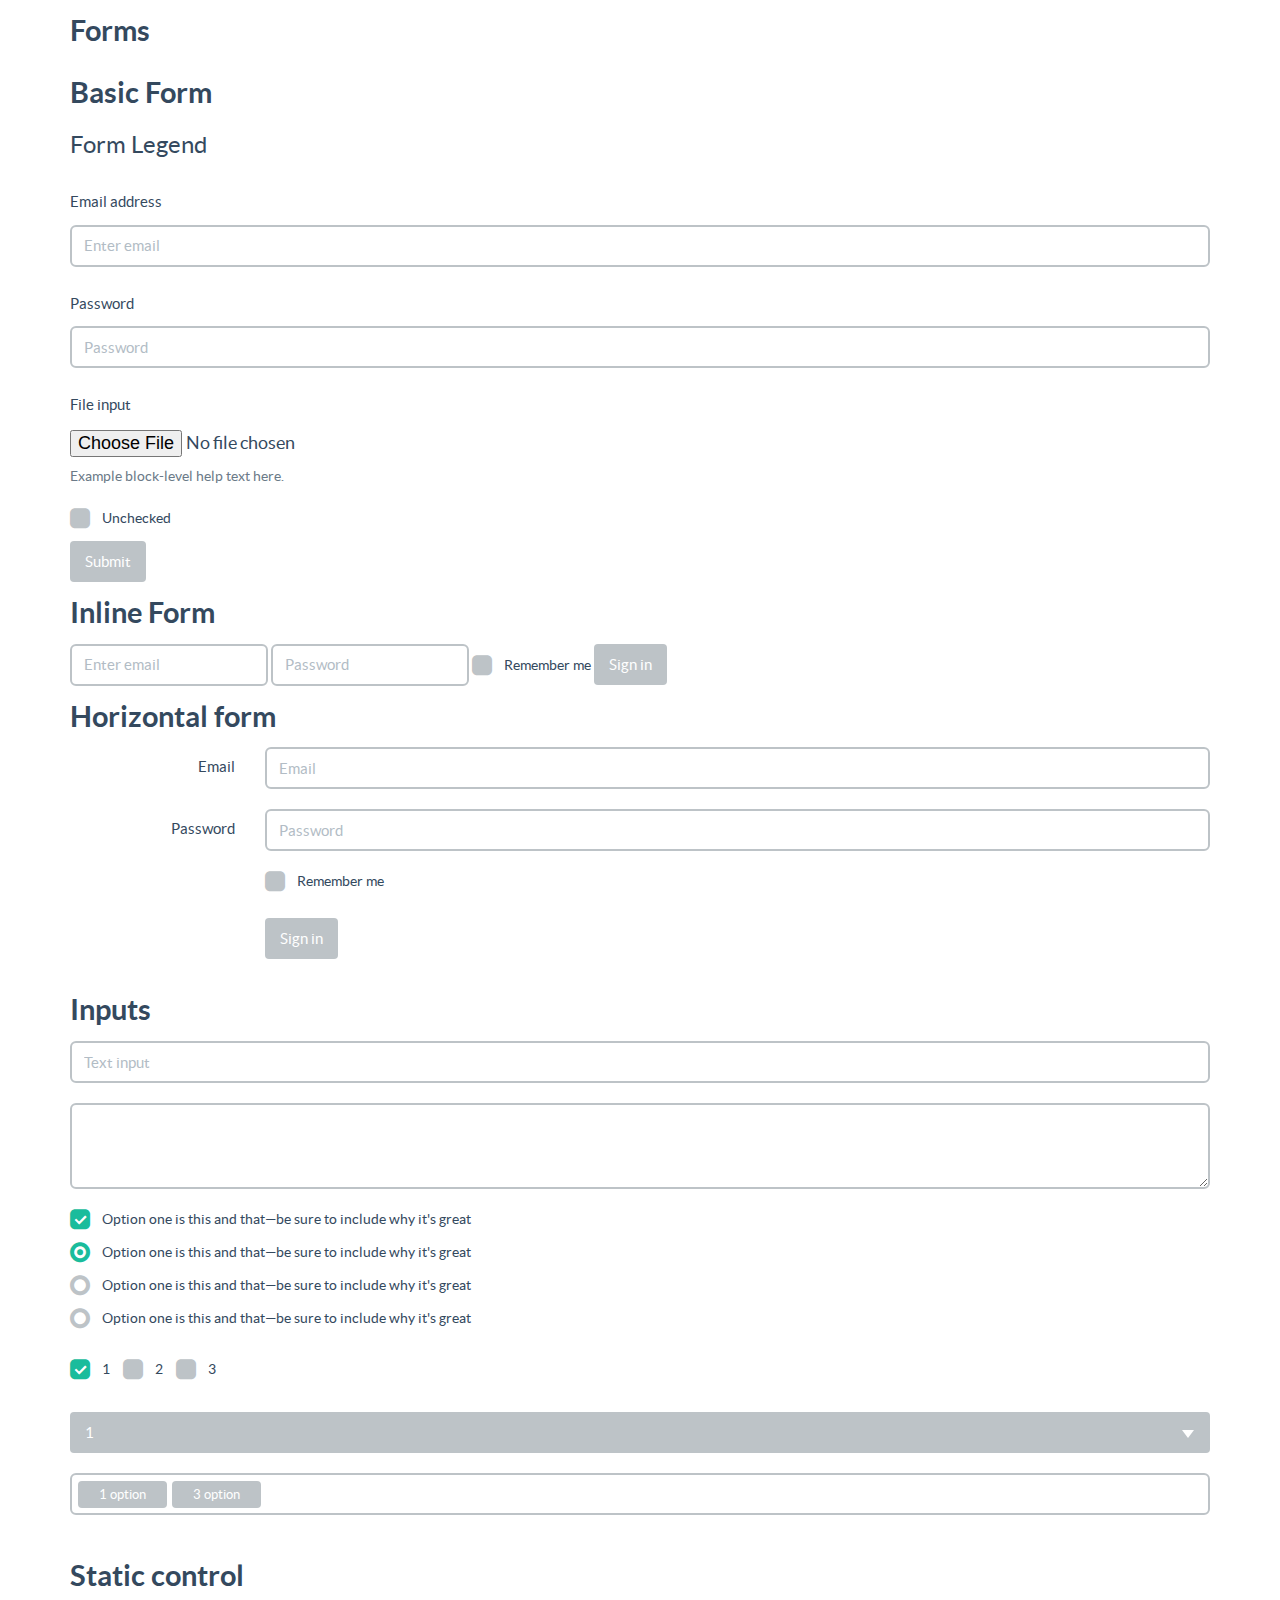
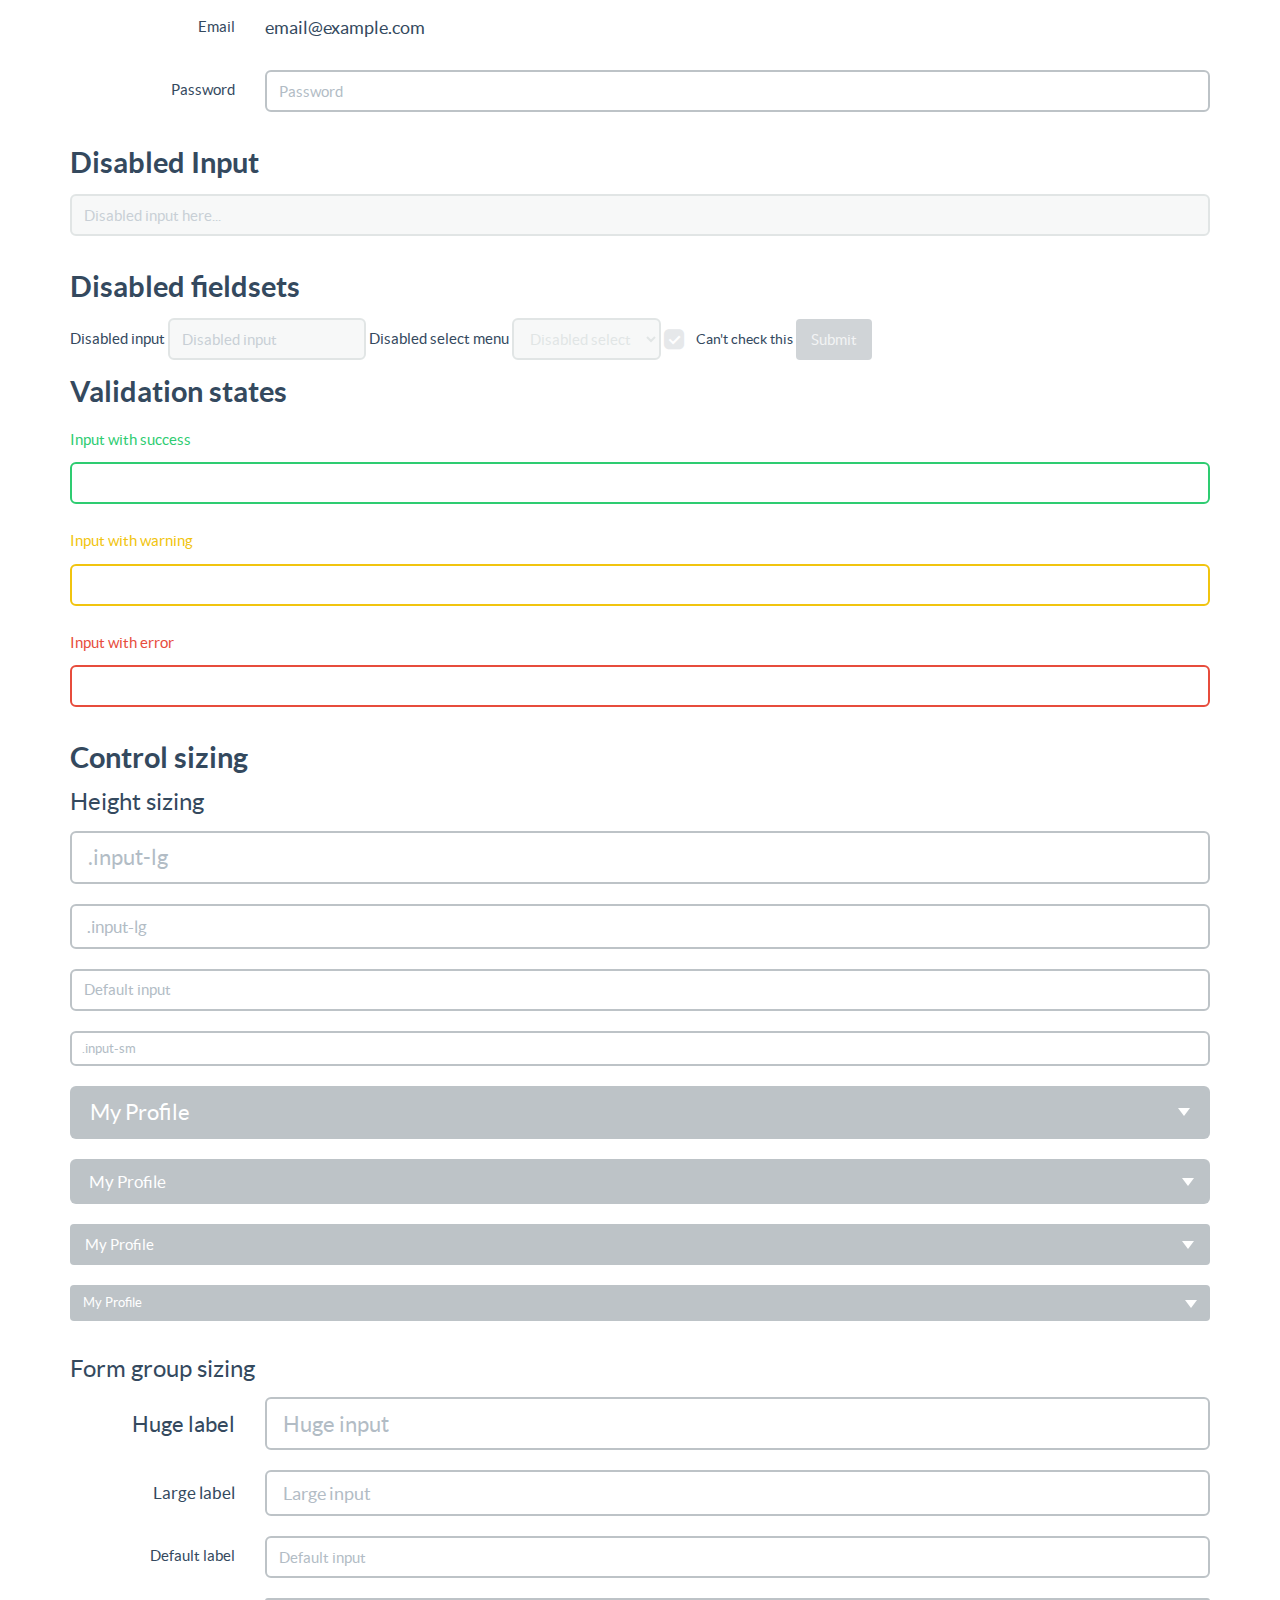
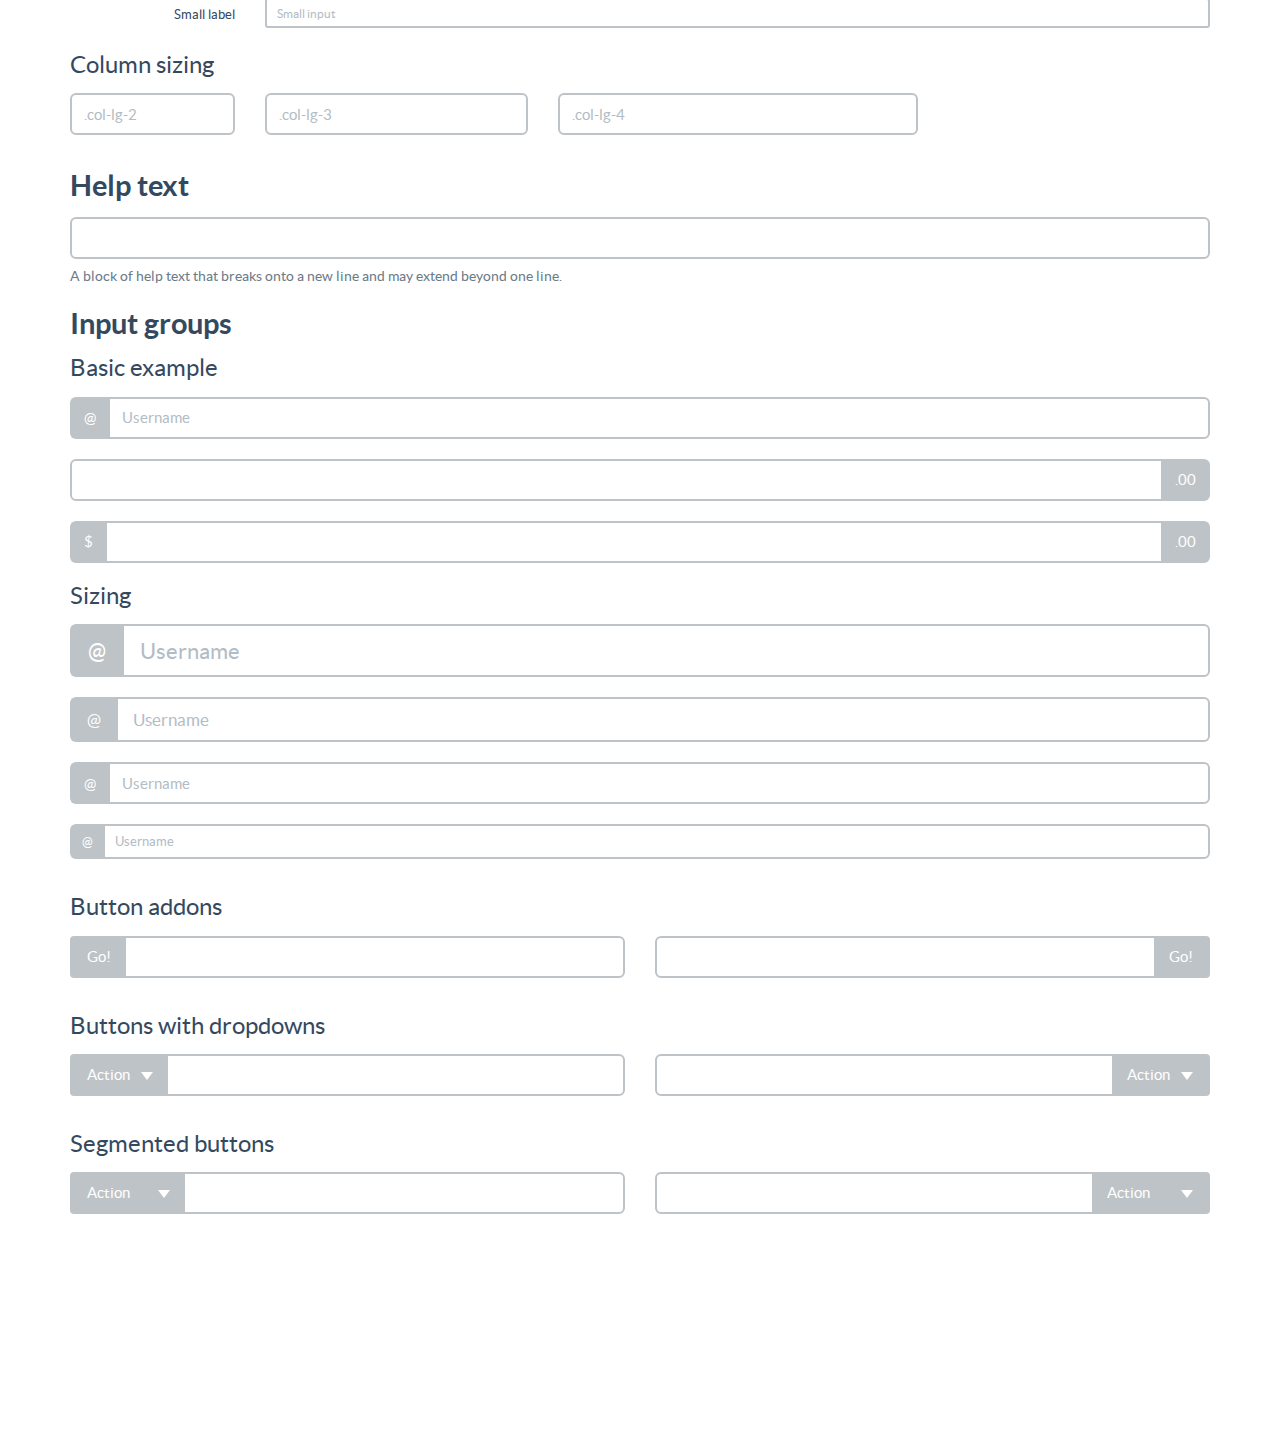
<file: Assets/docs/examples/forms.html>
<!DOCTYPE html>
<html lang="en">
  <head>
    <meta charset="utf-8">
    <title>Flat UI Free</title>
    <meta name="viewport" content="width=device-width, initial-scale=1.0">

    <!-- Loading Bootstrap -->
    <link href="../../dist/css/vendor/bootstrap/css/bootstrap.min.css" rel="stylesheet">

    <!-- Loading Flat UI -->
    <link href="../../dist/css/flat-ui.css" rel="stylesheet">

    <link rel="shortcut icon" href="../../dist/img/favicon.ico">

    <!-- HTML5 shim, for IE6-8 support of HTML5 elements. All other JS at the end of file. -->
    <!--[if lt IE 9]>
      <script src="../../dist/js/vendor/html5shiv.js"></script>
      <script src="../../dist/js/vendor/respond.min.js"></script>
    <![endif]-->
  </head>
  <body>

    <style>
      body {
        padding-bottom: 200px;
      }
    </style>

    <div class="container">
      <h4>Forms</h4>
      <div class="row">
        <div class="col-md-12">
          <h4>Basic Form</h4>
          <form role="form">
            <legend>Form Legend</legend>
            <div class="form-group">
              <label for="exampleInputEmail1">Email address</label>
              <input type="email" class="form-control" id="exampleInputEmail1" placeholder="Enter email">
            </div>
            <div class="form-group">
              <label for="exampleInputPassword1">Password</label>
              <input type="password" class="form-control" id="exampleInputPassword1" placeholder="Password">
            </div>
            <div class="form-group">
              <label for="exampleInputFile">File input</label>
              <input type="file" id="exampleInputFile">
              <p class="help-block">Example block-level help text here.</p>
            </div>
            <label class="checkbox" for="checkbox1">
              <input type="checkbox" data-toggle="checkbox" value="" id="checkbox1" required>
              Unchecked
            </label>
            <button type="submit" class="btn btn-default">Submit</button>
          </form>
        </div><!-- /.col-md-12 -->
      </div><!-- /.row -->
      <div class="row">
        <div class="col-md-12">
          <h4>Inline Form</h4>
          <form class="form-inline" role="form">
            <div class="form-group">
              <label class="sr-only" for="exampleInputEmail2">Email address</label>
              <input type="email" class="form-control" id="exampleInputEmail2" placeholder="Enter email">
            </div>
            <div class="form-group">
              <label class="sr-only" for="exampleInputPassword2">Password</label>
              <input type="password" class="form-control" id="exampleInputPassword2" placeholder="Password">
            </div>
            <div class="form-group">
              <label class="checkbox" for="checkbox2">
                <input type="checkbox" data-toggle="checkbox" value="" id="checkbox2" required>
                Remember me
              </label>
            </div>
            <button type="submit" class="btn btn-default">Sign in</button>
          </form>
        </div><!-- /.col-md-12 -->
      </div><!-- /.row -->
      <div class="row">
        <div class="col-md-12">
          <h4>Horizontal form</h4>
          <form class="form-horizontal" role="form">
            <div class="form-group">
              <label for="inputEmail1" class="col-lg-2 control-label">Email</label>
              <div class="col-lg-10">
                <input type="email" class="form-control" id="inputEmail1" placeholder="Email">
              </div>
            </div>
            <div class="form-group">
              <label for="inputPassword1" class="col-lg-2 control-label">Password</label>
              <div class="col-lg-10">
                <input type="password" class="form-control" id="inputPassword1" placeholder="Password">
              </div>
            </div>
            <div class="form-group">
              <div class="col-lg-offset-2 col-lg-10">
                <label class="checkbox" for="checkbox3">
                  <input type="checkbox" data-toggle="checkbox" value="" id="checkbox3" required>
                  Remember me
                </label>
              </div>
            </div>
            <div class="form-group">
              <div class="col-lg-offset-2 col-lg-10">
                <button type="submit" class="btn btn-default">Sign in</button>
              </div>
            </div>
          </form>
        </div><!-- /.col-md-12 -->
      </div><!-- /.row -->
      <div class="row">
        <div class="col-md-12">
          <h4>Inputs</h4>
          <form action="#" class="form">
            <div class="form-group">
              <input type="text" class="form-control" placeholder="Text input">
            </div>
            <div class="form-group">
              <textarea class="form-control" rows="3"></textarea>
            </div>
            <div class="form-group">
              <label class="checkbox" for="checkbox4">
                <input type="checkbox" data-toggle="checkbox" value="" id="checkbox4" required checked>
                 Option one is this and that&mdash;be sure to include why it's great
              </label>
              <label class="radio" for="radio4a">
                <input type="radio" name="optionsRadios" data-toggle="radio" value="" id="radio4a" required checked>
                 Option one is this and that&mdash;be sure to include why it's great
              </label>
              <label class="radio" for="radio4b">
                <input type="radio" name="optionsRadios" data-toggle="radio" value="" id="radio4b" required>
                 Option one is this and that&mdash;be sure to include why it's great
              </label>
              <label class="radio" for="radio4c">
                <input type="radio" name="optionsRadios" data-toggle="radio" value="" id="radio4c" required>
                 Option one is this and that&mdash;be sure to include why it's great
              </label>
            </div>
            <div class="form-group">
              <label class="checkbox checkbox-inline" for="checkbox5a">
                <input type="checkbox" data-toggle="checkbox" value="" id="checkbox5a" required checked> 1
              </label>
              <label class="checkbox checkbox-inline" for="checkbox5b">
                <input type="checkbox" data-toggle="checkbox" value="" id="checkbox5b" required > 2
              </label>
              <label class="checkbox checkbox-inline" for="checkbox5c">
                <input type="checkbox" data-toggle="checkbox" value="" id="checkbox5c" required > 3
              </label>
            </div>
            <div class="form-group">
              <select data-toggle="select" class="form-control select select-default">
                <option>1</option>
                <option>2</option>
                <option>3</option>
                <option>4</option>
                <option>5</option>
              </select>
            </div>
            <div class="form-group">
              <select data-toggle="select" multiple class="form-control multiselect multiselect-default mrs mbm">
                <option value="0" selected>1 option</option>
                <option value="1">2 option</option>
                <option value="2" selected>3 option</option>
                <option value="3">4 option</option>
                <option value="4">5 option</option>
              </select>
            </div>
          </form>
        </div>
      </div><!-- /.row -->
      <div class="row">
        <div class="col-md-12">
          <h4>Static control</h4>
          <form class="form-horizontal" role="form">
            <div class="form-group">
              <label class="col-lg-2 control-label">Email</label>
              <div class="col-lg-10">
                <p class="form-control-static">email@example.com</p>
              </div>
            </div>
            <div class="form-group">
              <label for="inputPassword" class="col-lg-2 control-label">Password</label>
              <div class="col-lg-10">
                <input type="password" class="form-control" id="inputPassword" placeholder="Password">
              </div>
            </div>
          </form>
        </div>
      </div><!-- /.row -->
      <div class="row">
        <div class="col-md-12">
          <h4>Disabled Input</h4>
          <form action="#" class="form">
            <div class="form-group">
              <input class="form-control" id="disabledInput" type="text" placeholder="Disabled input here..." disabled>
            </div>
          </form>
        </div>
      </div><!-- /.row -->
      <div class="row">
        <div class="col-md-12">
          <h4>Disabled fieldsets</h4>
          <form class="form-inline" role="form">
            <fieldset disabled>
              <div class="form-group">
                <label for="disabledTextInput">Disabled input</label>
                <input type="text" id="disabledTextInput" class="form-control" placeholder="Disabled input">
              </div>
              <div class="form-group">
                <label for="disabledSelect">Disabled select menu</label>
                <select id="disabledSelect" class="form-control">
                  <option>Disabled select</option>
                </select>
              </div>
              <label class="checkbox checkbox-inline" for="checkbox6">
                <input type="checkbox" data-toggle="checkbox" value="" id="checkbox6" required checked> Can't check this
              </label>
              <button type="submit" class="btn btn-primary">Submit</button>
            </fieldset>
          </form>
        </div>
      </div><!-- /.row -->
      <div class="row">
        <div class="col-md-12">
          <h4>Validation states</h4>
          <div class="form-group has-success">
            <label class="control-label" for="inputSuccess">Input with success</label>
            <input type="text" class="form-control" id="inputSuccess">
          </div>
          <div class="form-group has-warning">
            <label class="control-label" for="inputWarning">Input with warning</label>
            <input type="text" class="form-control" id="inputWarning">
          </div>
          <div class="form-group has-error">
            <label class="control-label" for="inputError">Input with error</label>
            <input type="text" class="form-control" id="inputError">
          </div>
        </div>
      </div><!-- /.row -->
      <div class="row">
        <div class="col-md-12">
          <h4>Control sizing</h4>
          <h6>Height sizing</h6>
          <div class="form-group">
            <input class="form-control input-hg" type="text" placeholder=".input-lg">
          </div>
          <div class="form-group">
            <input class="form-control input-lg" type="text" placeholder=".input-lg">
          </div>
          <div class="form-group">
            <input class="form-control" type="text" placeholder="Default input">
          </div>
          <div class="form-group">
            <input class="form-control input-sm" type="text" placeholder=".input-sm">
          </div>

          <div class="form-group">
            <select data-toggle="select" class="form-control select select-default select-hg">
              <optgroup label="Profile">
                <option value="0">My Profile</option>
                <option value="1">My Friends</option>
              </optgroup>
              <optgroup label="System">
                <option value="2">Messages</option>
                <option value="3">My Settings</option>
                <option value="4" class="highlighted">Logout</option>
              </optgroup>
            </select>
          </div>
          <div class="form-group">
            <select data-toggle="select" class="form-control select select-default select-lg">
              <optgroup label="Profile">
                <option value="0">My Profile</option>
                <option value="1">My Friends</option>
              </optgroup>
              <optgroup label="System">
                <option value="2">Messages</option>
                <option value="3">My Settings</option>
                <option value="4" class="highlighted">Logout</option>
              </optgroup>
            </select>
          </div>
          <div class="form-group">
            <select data-toggle="select" class="form-control select select-default">
              <optgroup label="Profile">
                <option value="0">My Profile</option>
                <option value="1">My Friends</option>
              </optgroup>
              <optgroup label="System">
                <option value="2">Messages</option>
                <option value="3">My Settings</option>
                <option value="4" class="highlighted">Logout</option>
              </optgroup>
            </select>
          </div>
          <div class="form-group">
            <select data-toggle="select" class="form-control select select-default select-sm">
              <optgroup label="Profile">
                <option value="0">My Profile</option>
                <option value="1">My Friends</option>
              </optgroup>
              <optgroup label="System">
                <option value="2">Messages</option>
                <option value="3">My Settings</option>
                <option value="4" class="highlighted">Logout</option>
              </optgroup>
            </select>
          </div>
        </div>
      </div>
      <h6>Form group sizing</h6>
      <form class="form-horizontal" role="form">
        <div class="form-group form-group-hg">
          <label class="col-sm-2 control-label" for="formGroupInputHuge">Huge label</label>
          <div class="col-sm-10">
            <input class="form-control" type="text" id="formGroupInputHuge" placeholder="Huge input">
          </div>
        </div>
        <div class="form-group form-group-lg">
          <label class="col-sm-2 control-label" for="formGroupInputLarge">Large label</label>
          <div class="col-sm-10">
            <input class="form-control" type="text" id="formGroupInputLarge" placeholder="Large input">
          </div>
        </div>
        <div class="form-group">
          <label class="col-sm-2 control-label" for="formGroupInputDefault">Default label</label>
          <div class="col-sm-10">
            <input class="form-control" type="text" id="formGroupInputDefault" placeholder="Default input">
          </div>
        </div>
        <div class="form-group form-group-sm">
          <label class="col-sm-2 control-label" for="formGroupInputSmall">Small label</label>
          <div class="col-sm-10">
            <input class="form-control" type="text" id="formGroupInputSmall" placeholder="Small input">
          </div>
        </div>
      </form>
      <h6>Column sizing</h6>
      <div class="row">
        <div class="col-lg-2">
          <div class="form-group">
            <input type="text" class="form-control" placeholder=".col-lg-2">
          </div><!-- /.form-group -->
        </div>
        <div class="col-lg-3">
          <div class="form-group">
            <input type="text" class="form-control" placeholder=".col-lg-3">
          </div><!-- /.form-group -->
        </div>
        <div class="col-lg-4">
          <div class="form-group">
            <input type="text" class="form-control" placeholder=".col-lg-4">
          </div><!-- /.form-group -->
        </div>
      </div>
      <div class="row">
        <div class="col-md-12">
          <h4>Help text</h4>
          <form class="form">
            <input type="text" class="form-control">
            <span class="help-block">A block of help text that breaks onto a new line and may extend beyond one line.</span>
          </form>
        </div>
      </div>
      <div class="row">
        <div class="col-md-12">
          <h4>Input groups</h4>
          <h6>Basic example</h6>
          <div class="form-group">
            <div class="input-group">
              <span class="input-group-addon">@</span>
              <input type="text" class="form-control" placeholder="Username">
            </div>
          </div>
          <div class="form-group">
            <div class="input-group">
              <input type="text" class="form-control">
              <span class="input-group-addon">.00</span>
            </div>
          </div>
          <div class="form-group">
            <div class="input-group">
              <span class="input-group-addon">$</span>
              <input type="text" class="form-control">
              <span class="input-group-addon">.00</span>
            </div>
          </div>
          <h6>Sizing</h6>
          <div class="form-group">
            <div class="input-group input-group-hg">
              <span class="input-group-addon">@</span>
              <input type="text" class="form-control input-hg" placeholder="Username">
            </div>
          </div>
          <div class="form-group">
            <div class="input-group input-group-lg">
              <span class="input-group-addon">@</span>
              <input type="text" class="form-control input-lg" placeholder="Username">
            </div>
          </div>

          <div class="form-group">
            <div class="input-group">
              <span class="input-group-addon">@</span>
              <input type="text" class="form-control" placeholder="Username">
            </div>
          </div>

          <div class="form-group">
            <div class="input-group input-group-sm">
              <span class="input-group-addon">@</span>
              <input type="text" class="form-control" placeholder="Username">
            </div>
          </div>

        </div>
      </div><!-- /.row -->
      <h6>Button addons</h6>
      <div class="row">
        <div class="col-lg-6">
          <div class="form-group">
            <div class="input-group">
              <span class="input-group-btn">
                <button class="btn btn-default" type="button">Go!</button>
              </span>
              <input type="text" class="form-control">
            </div><!-- /input-group -->
          </div>
        </div><!-- /.col-lg-6 -->
        <div class="col-lg-6">
          <div class="form-group">
            <div class="input-group">
              <input type="text" class="form-control">
              <span class="input-group-btn">
                <button class="btn btn-default" type="button">Go!</button>
              </span>
            </div><!-- /input-group -->
          </div><!-- /.form-group -->
        </div><!-- /.col-lg-6 -->
      </div><!-- /.row -->
      <h6>Buttons with dropdowns</h6>
      <div class="row">
        <div class="col-lg-6">
          <div class="form-group">
            <div class="input-group">
              <div class="input-group-btn">
                <button type="button" class="btn btn-default dropdown-toggle" data-toggle="dropdown">Action <span class="caret"></span></button>
                <ul class="dropdown-menu">
                  <li><a href="#">Action</a></li>
                  <li><a href="#">Another action</a></li>
                  <li><a href="#">Something else here</a></li>
                  <li class="divider"></li>
                  <li><a href="#">Separated link</a></li>
                </ul>
              </div><!-- /btn-group -->
              <input type="text" class="form-control">
            </div><!-- /input-group -->
          </div><!-- /.form-group -->
        </div><!-- /.col-lg-6 -->
        <div class="col-lg-6">
          <div class="form-group">
            <div class="input-group">
              <input type="text" class="form-control">
              <div class="input-group-btn">
                <button type="button" class="btn btn-default dropdown-toggle" data-toggle="dropdown">Action <span class="caret"></span></button>
                <ul class="dropdown-menu pull-right">
                  <li><a href="#">Action</a></li>
                  <li><a href="#">Another action</a></li>
                  <li><a href="#">Something else here</a></li>
                  <li class="divider"></li>
                  <li><a href="#">Separated link</a></li>
                </ul>
              </div><!-- /btn-group -->
            </div><!-- /input-group -->
          </div><!-- /.form-group -->
        </div><!-- /.col-lg-6 -->
      </div><!-- /.row -->
      <h6>Segmented buttons</h6>
      <div class="row">
        <div class="col-lg-6">
          <div class="form-group">
            <div class="input-group">
              <div class="input-group-btn">
                <button tabindex="-1" class="btn btn-default" type="button">Action</button>
                <button tabindex="-1" data-toggle="dropdown" class="btn btn-default dropdown-toggle" type="button">
                  <span class="caret"></span>
                </button>
                <ul role="menu" class="dropdown-menu">
                  <li><a href="#">Action</a></li>
                  <li><a href="#">Another action</a></li>
                  <li><a href="#">Something else here</a></li>
                  <li class="divider"></li>
                  <li><a href="#">Separated link</a></li>
                </ul>
              </div>
              <input type="text" class="form-control">
            </div><!-- /.input-group -->
          </div><!-- /.form-group -->
        </div><!-- /.col-lg-6 -->
        <div class="col-lg-6">
          <div class="form-group">
            <div class="input-group">
              <input type="text" class="form-control">
              <div class="input-group-btn">
                <button tabindex="-1" class="btn btn-default" type="button">Action</button>
                <button tabindex="-1" data-toggle="dropdown" class="btn btn-default dropdown-toggle" type="button">
                  <span class="caret"></span>
                </button>
                <ul role="menu" class="dropdown-menu pull-right">
                  <li><a href="#">Action</a></li>
                  <li><a href="#">Another action</a></li>
                  <li><a href="#">Something else here</a></li>
                  <li class="divider"></li>
                  <li><a href="#">Separated link</a></li>
                </ul>
              </div>
            </div><!-- /.input-group -->
          </div><!-- /.form-group -->
        </div><!-- /.col-lg-6 -->
      </div><!-- /.row -->
    </div><!-- /.container -->

    <!-- jQuery (necessary for Bootstrap's JavaScript plugins) -->
    <script src="../../dist/js/vendor/jquery.min.js"></script>
    <!-- Include all compiled plugins (below), or include individual files as needed -->
    <script src="../../dist/js/flat-ui.min.js"></script>

    <script src="../assets/js/application.js"></script>

  </body>
</html>
</file>
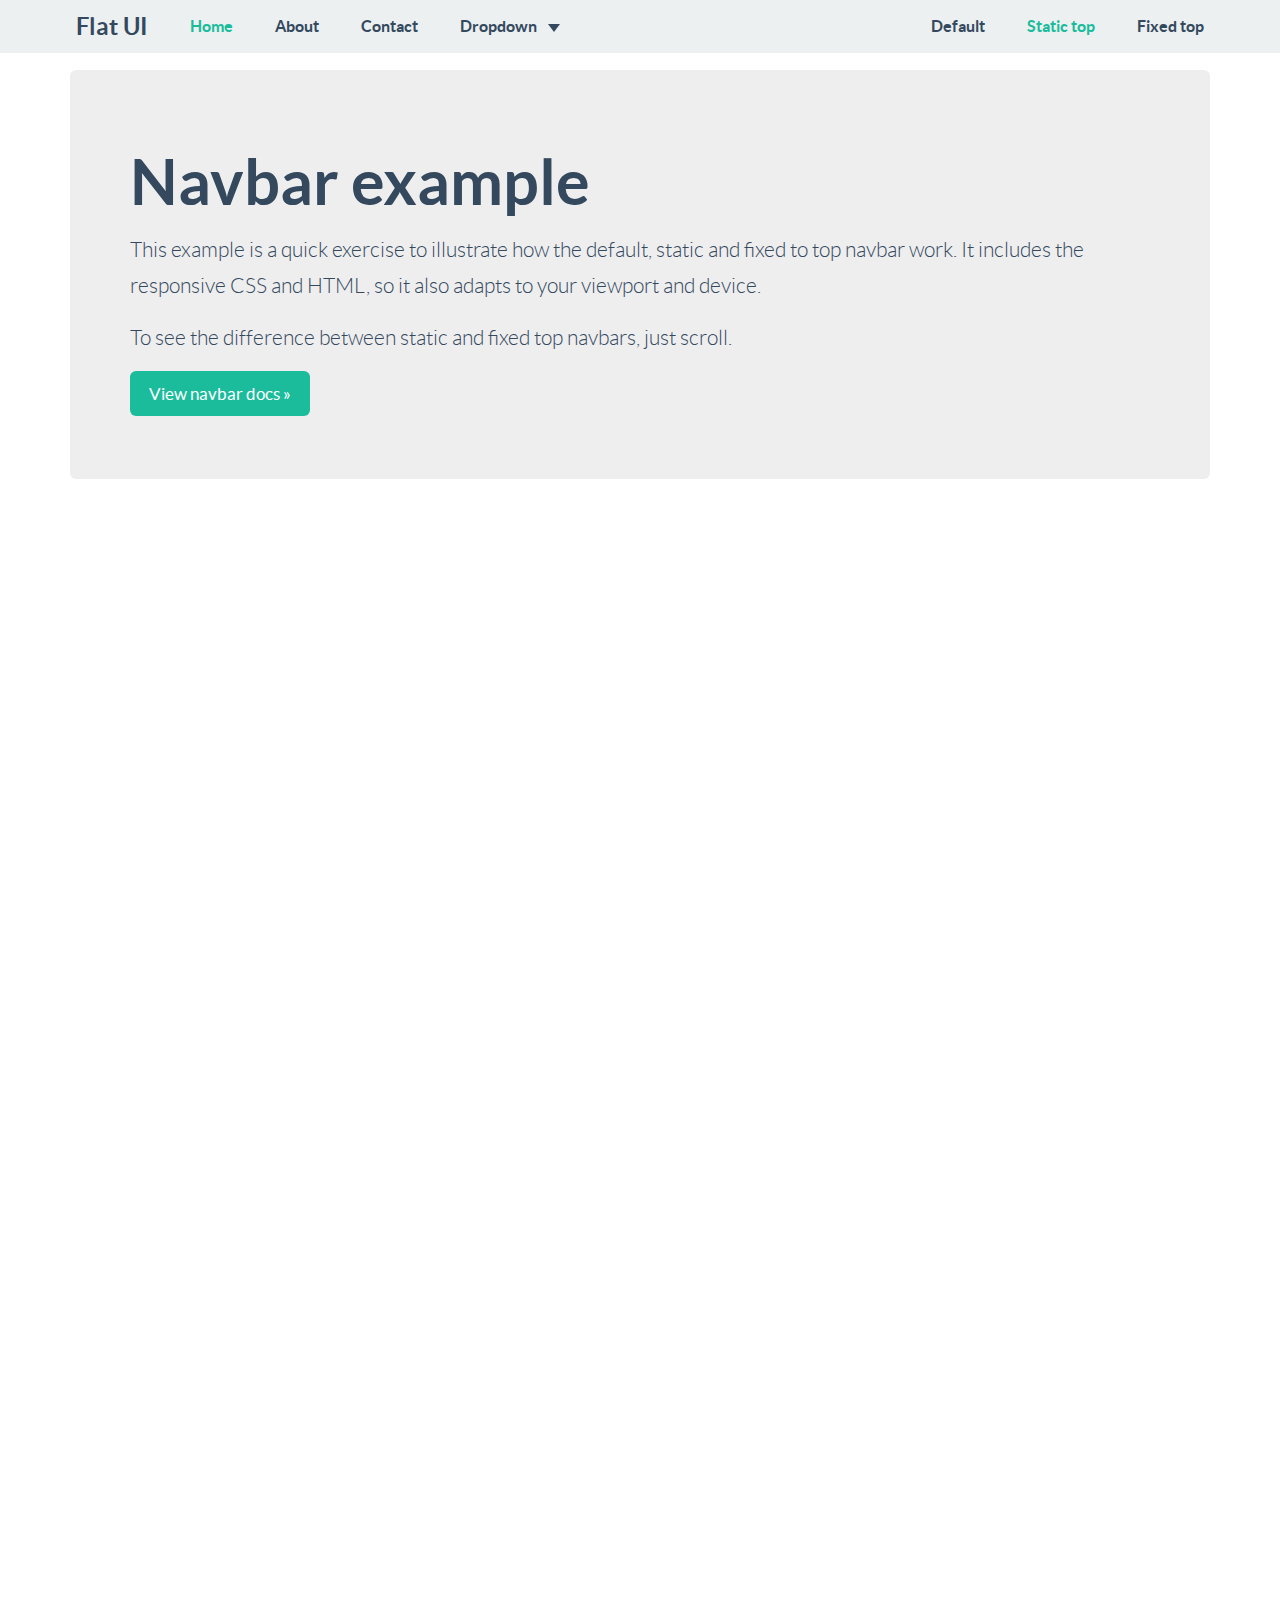
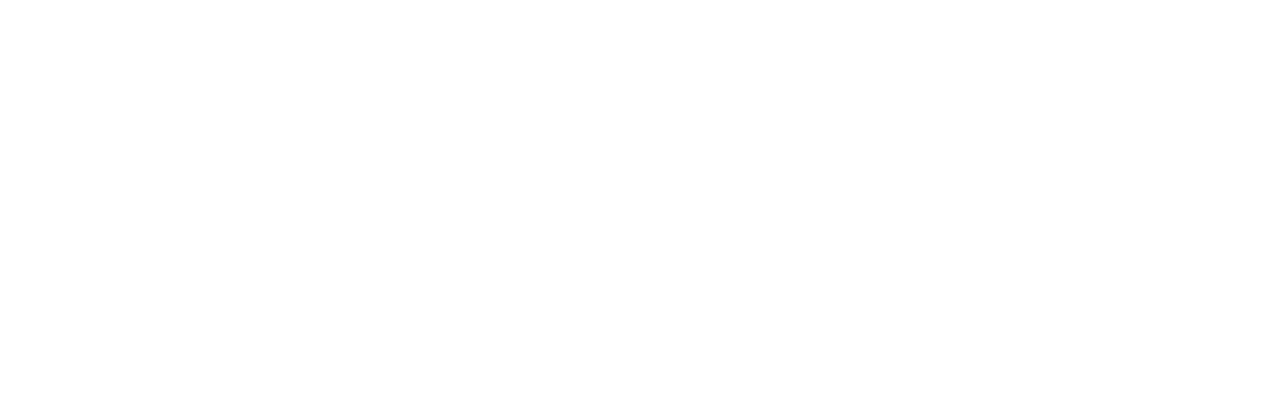
<file: Assets/docs/examples/navbar-fixed-top.html>
<!DOCTYPE html>
<html lang="en">
  <head>
    <meta charset="utf-8">
    <title>Flat UI Free</title>
    <meta name="viewport" content="width=device-width, initial-scale=1.0">

    <!-- Loading Bootstrap -->
    <link href="../../dist/css/vendor/bootstrap/css/bootstrap.min.css" rel="stylesheet">

    <!-- Loading Flat UI -->
    <link href="../../dist/css/flat-ui.css" rel="stylesheet">

    <link rel="shortcut icon" href="../../dist/img/favicon.ico">

    <!-- HTML5 shim, for IE6-8 support of HTML5 elements. All other JS at the end of file. -->
    <!--[if lt IE 9]>
      <script src="../../dist/js/vendor/html5shiv.js"></script>
      <script src="../../dist/js/vendor/respond.min.js"></script>
    <![endif]-->
  </head>
  <body>
    <style>
      body {
        min-height: 2000px;
        padding-top: 70px;
      }
    </style>

    <!-- Static navbar -->
    <div class="navbar navbar-default navbar-fixed-top" role="navigation">
      <div class="container">
        <div class="navbar-header">
          <button type="button" class="navbar-toggle" data-toggle="collapse" data-target=".navbar-collapse">
            <span class="sr-only">Toggle navigation</span>
          </button>
          <a class="navbar-brand" href="#">Flat UI</a>
        </div>
        <div class="navbar-collapse collapse">
          <ul class="nav navbar-nav">
            <li class="active"><a href="#">Home</a></li>
            <li><a href="#about">About</a></li>
            <li><a href="#contact">Contact</a></li>
            <li class="dropdown">
              <a href="#" class="dropdown-toggle" data-toggle="dropdown">Dropdown <b class="caret"></b></a>
              <ul class="dropdown-menu">
                <li><a href="#">Action</a></li>
                <li><a href="#">Another action</a></li>
                <li><a href="#">Something else here</a></li>
                <li class="divider"></li>
                <li class="dropdown-header">Nav header</li>
                <li><a href="#">Separated link</a></li>
                <li><a href="#">One more separated link</a></li>
              </ul>
            </li>
          </ul>
          <ul class="nav navbar-nav navbar-right">
            <li><a href="../navbar/">Default</a></li>
            <li class="active"><a href="./">Static top</a></li>
            <li><a href="../navbar-fixed-top/">Fixed top</a></li>
          </ul>
        </div><!--/.nav-collapse -->
      </div>
    </div>


    <div class="container">

      <!-- Main component for a primary marketing message or call to action -->
      <div class="jumbotron">
        <h1>Navbar example</h1>
        <p>This example is a quick exercise to illustrate how the default, static and fixed to top navbar work. It includes the responsive CSS and HTML, so it also adapts to your viewport and device.</p>
        <p>To see the difference between static and fixed top navbars, just scroll.</p>
        <p>
          <a class="btn btn-lg btn-primary" href="../../components/#navbar" role="button">View navbar docs &raquo;</a>
        </p>
      </div>

    </div> <!-- /container -->

    <!-- jQuery (necessary for Bootstrap's JavaScript plugins) -->
    <script src="../../dist/js/vendor/jquery.min.js"></script>
    <!-- Include all compiled plugins (below), or include individual files as needed -->
    <script src="../../dist/js/flat-ui.min.js"></script>

    <script src="../assets/js/application.js"></script>

  </body>
</html>
</file>
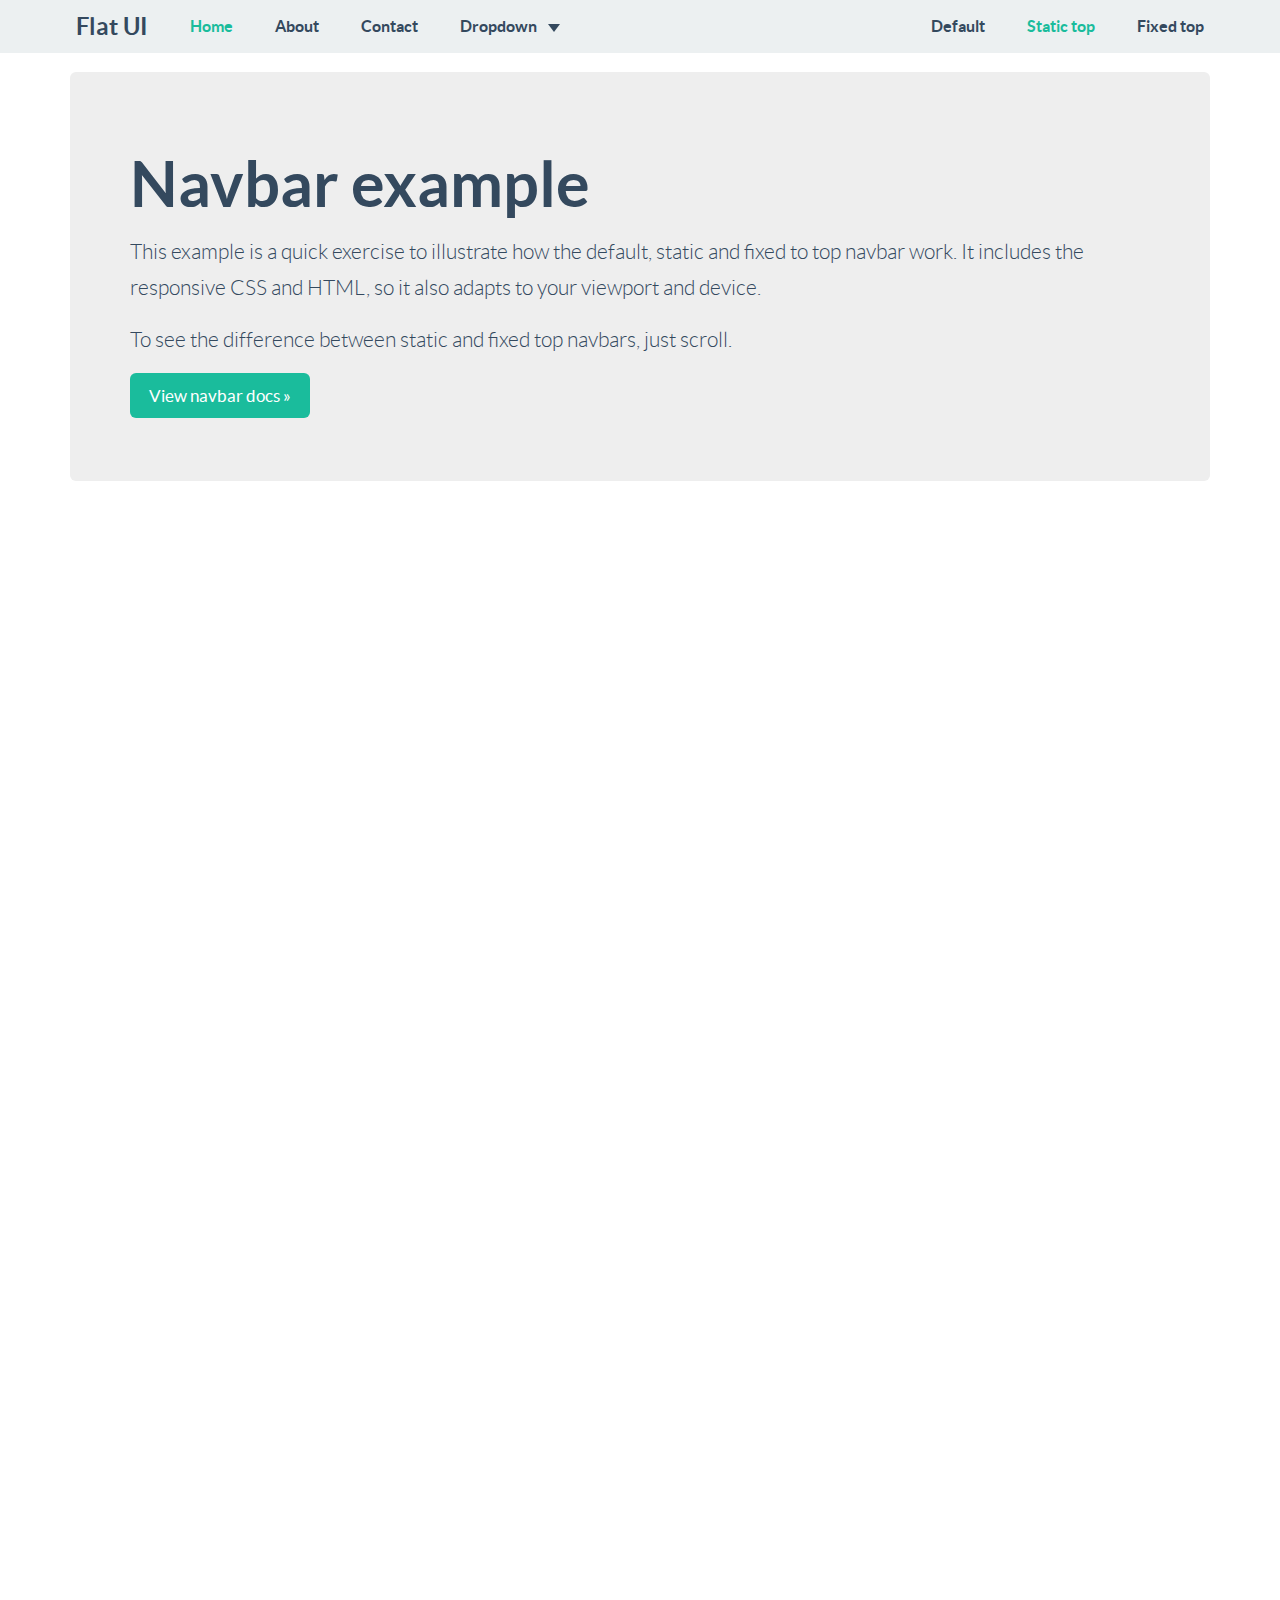
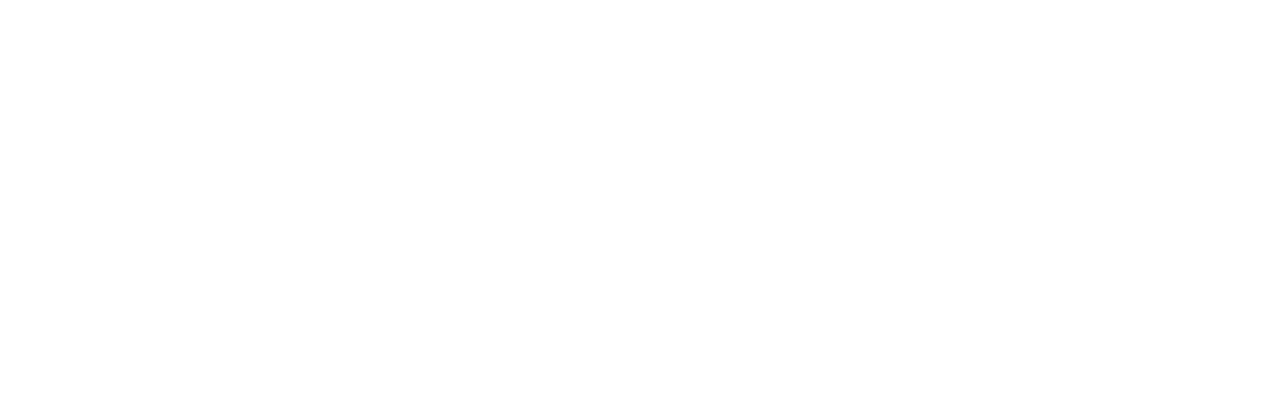
<file: Assets/docs/examples/navbar-static-top.html>
<!DOCTYPE html>
<html lang="en">
  <head>
    <meta charset="utf-8">
    <title>Flat UI Free</title>
    <meta name="viewport" content="width=device-width, initial-scale=1.0">

    <!-- Loading Bootstrap -->
    <link href="../../dist/css/vendor/bootstrap/css/bootstrap.min.css" rel="stylesheet">

    <!-- Loading Flat UI -->
    <link href="../../dist/css/flat-ui.css" rel="stylesheet">

    <link rel="shortcut icon" href="../../dist/img/favicon.ico">

    <!-- HTML5 shim, for IE6-8 support of HTML5 elements. All other JS at the end of file. -->
    <!--[if lt IE 9]>
      <script src="../../dist/js/vendor/html5shiv.js"></script>
      <script src="../../dist/js/vendor/respond.min.js"></script>
    <![endif]-->
  </head>
  <body>
    <style>
      body {
        min-height: 2000px;
      }

      .navbar-static-top {
        margin-bottom: 19px;
      }
    </style>

    <!-- Static navbar -->
    <div class="navbar navbar-default navbar-static-top" role="navigation">
      <div class="container">
        <div class="navbar-header">
          <button type="button" class="navbar-toggle" data-toggle="collapse" data-target=".navbar-collapse">
            <span class="sr-only">Toggle navigation</span>
          </button>
          <a class="navbar-brand" href="#">Flat UI</a>
        </div>
        <div class="navbar-collapse collapse">
          <ul class="nav navbar-nav">
            <li class="active"><a href="#">Home</a></li>
            <li><a href="#about">About</a></li>
            <li><a href="#contact">Contact</a></li>
            <li class="dropdown">
              <a href="#" class="dropdown-toggle" data-toggle="dropdown">Dropdown <b class="caret"></b></a>
              <ul class="dropdown-menu">
                <li><a href="#">Action</a></li>
                <li><a href="#">Another action</a></li>
                <li><a href="#">Something else here</a></li>
                <li class="divider"></li>
                <li class="dropdown-header">Nav header</li>
                <li><a href="#">Separated link</a></li>
                <li><a href="#">One more separated link</a></li>
              </ul>
            </li>
          </ul>
          <ul class="nav navbar-nav navbar-right">
            <li><a href="../navbar/">Default</a></li>
            <li class="active"><a href="./">Static top</a></li>
            <li><a href="../navbar-fixed-top/">Fixed top</a></li>
          </ul>
        </div><!--/.nav-collapse -->
      </div>
    </div>


    <div class="container">

      <!-- Main component for a primary marketing message or call to action -->
      <div class="jumbotron">
        <h1>Navbar example</h1>
        <p>This example is a quick exercise to illustrate how the default, static and fixed to top navbar work. It includes the responsive CSS and HTML, so it also adapts to your viewport and device.</p>
        <p>To see the difference between static and fixed top navbars, just scroll.</p>
        <p>
          <a class="btn btn-lg btn-primary" href="../../components/#navbar" role="button">View navbar docs &raquo;</a>
        </p>
      </div>

    </div> <!-- /container -->

    <!-- jQuery (necessary for Bootstrap's JavaScript plugins) -->
    <script src="../../dist/js/vendor/jquery.min.js"></script>
    <!-- Include all compiled plugins (below), or include individual files as needed -->
    <script src="../../dist/js/flat-ui.min.js"></script>

    <script src="../assets/js/application.js"></script>

  </body>
</html>
</file>
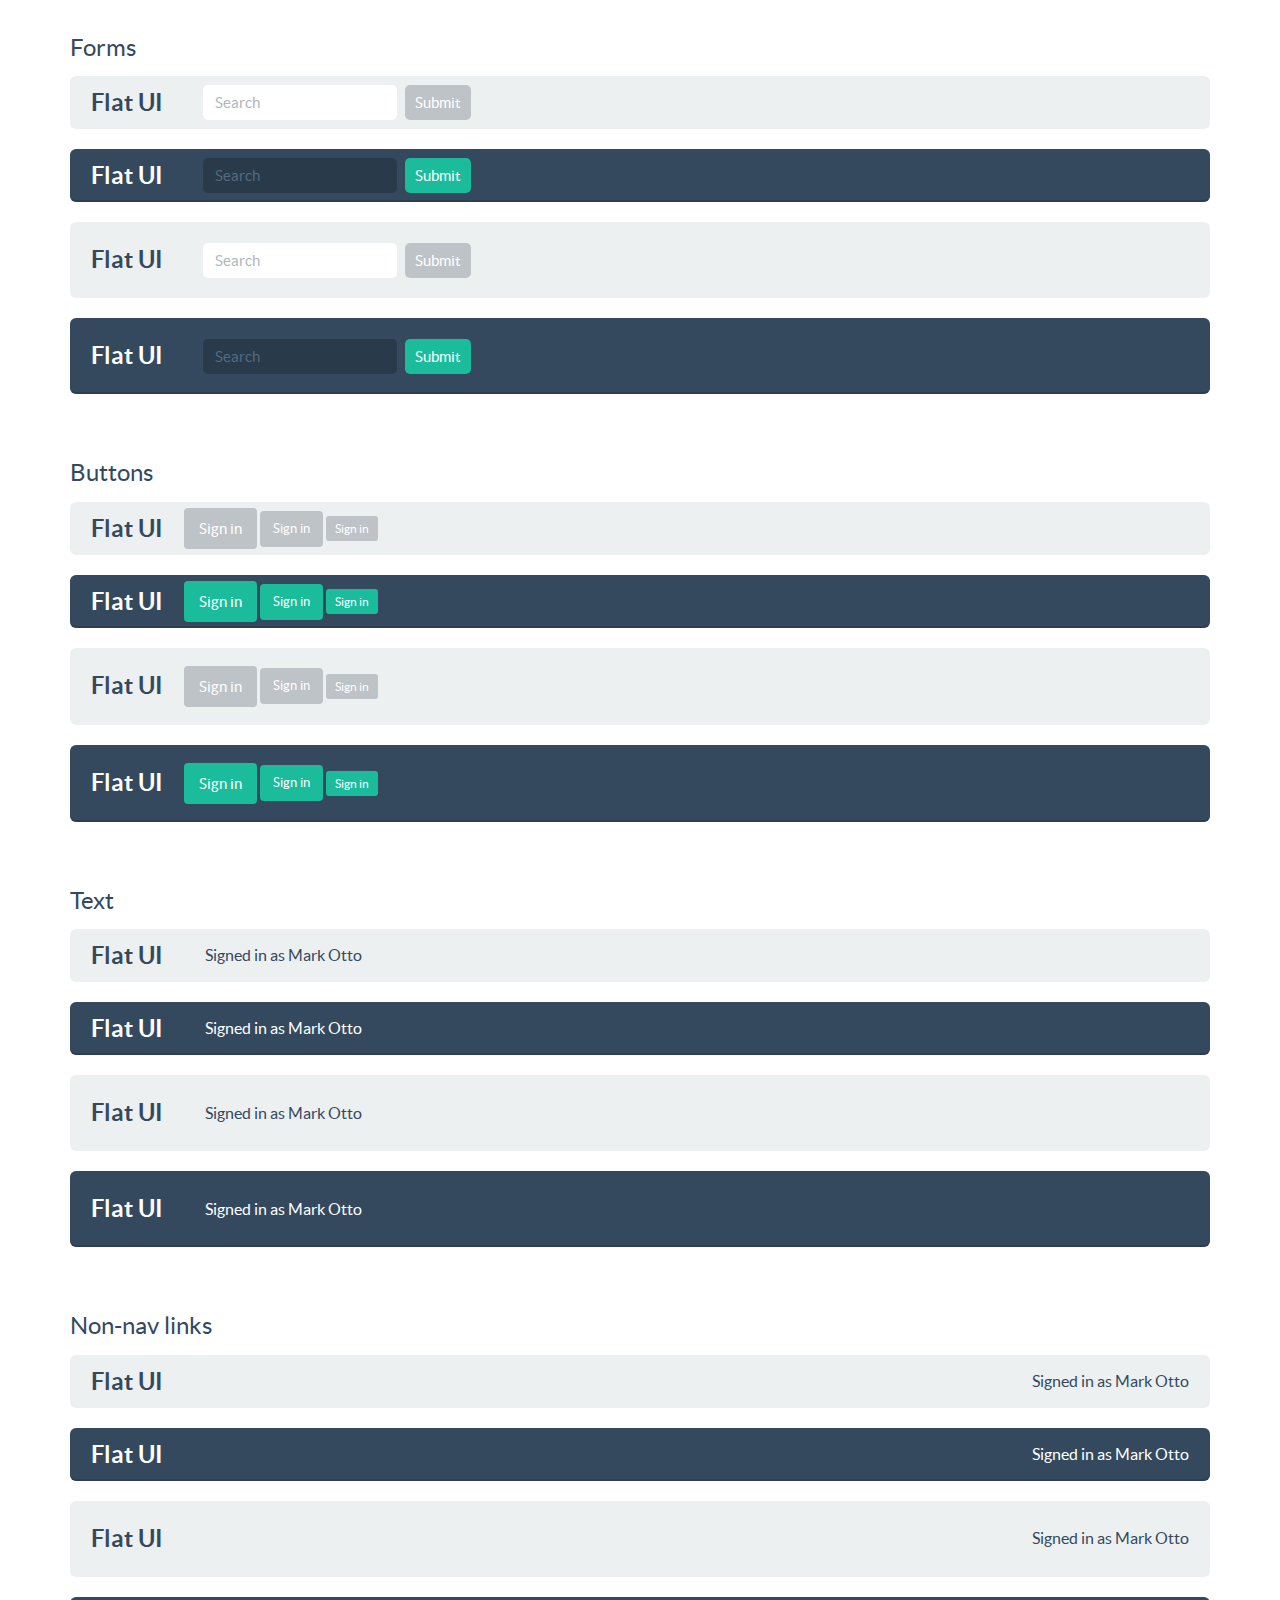
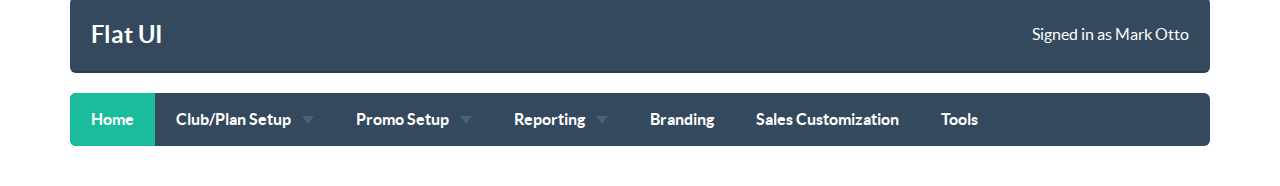
<file: Assets/docs/examples/navbars-with-elements.html>
<!DOCTYPE html>
<html lang="en">
  <head>
    <meta charset="utf-8">
    <title>Flat UI Free</title>
    <meta name="viewport" content="width=device-width, initial-scale=1.0">

    <!-- Loading Bootstrap -->
    <link href="../../dist/css/vendor/bootstrap/css/bootstrap.min.css" rel="stylesheet">

    <!-- Loading Flat UI -->
    <link href="../../dist/css/flat-ui.css" rel="stylesheet">

    <link rel="shortcut icon" href="../../dist/img/favicon.ico">

    <!-- HTML5 shim, for IE6-8 support of HTML5 elements. All other JS at the end of file. -->
    <!--[if lt IE 9]>
      <script src="../../dist/js/vendor/html5shiv.js"></script>
      <script src="../../dist/js/vendor/respond.min.js"></script>
    <![endif]-->
  </head>
  <body>
    <style>
      body {
          padding-bottom: 20px;
          padding-top: 20px;
      }
      .navbar {
          margin-bottom: 20px;
      }
    </style>
    <div class="container">
      <h6>Forms</h6>
      <nav role="navigation" class="navbar navbar-default">
        <div class="navbar-header">
          <button data-target="#bs-example-navbar-collapse-2" data-toggle="collapse" class="navbar-toggle" type="button">
            <span class="sr-only">Toggle navigation</span>
            <span class="icon-bar"></span>
            <span class="icon-bar"></span>
            <span class="icon-bar"></span>
          </button>
          <a href="#" class="navbar-brand">Flat UI</a>
        </div>
        <div id="bs-example-navbar-collapse-2" class="collapse navbar-collapse">
          <form role="search" class="navbar-form navbar-left">
            <div class="form-group">
              <input type="text" placeholder="Search" class="form-control">
            </div>
            <button class="btn btn-default" type="submit">Submit</button>
          </form>
        </div>
      </nav>
      <nav role="navigation" class="navbar navbar-inverse navbar-embossed">
        <div class="navbar-header">
          <button data-target="#bs-example-navbar-collapse-3" data-toggle="collapse" class="navbar-toggle" type="button">
            <span class="sr-only">Toggle navigation</span>
            <span class="icon-bar"></span>
            <span class="icon-bar"></span>
            <span class="icon-bar"></span>
          </button>
          <a href="#" class="navbar-brand">Flat UI</a>
        </div>
        <div id="bs-example-navbar-collapse-3" class="collapse navbar-collapse">
          <form role="search" class="navbar-form navbar-left">
            <div class="form-group">
              <input type="text" placeholder="Search" class="form-control">
            </div>
            <button class="btn btn-default" type="submit">Submit</button>
          </form>
        </div>
      </nav>
      <nav role="navigation" class="navbar navbar-default navbar-lg">
        <div class="navbar-header">
          <button data-target="#bs-example-navbar-collapse-4" data-toggle="collapse" class="navbar-toggle" type="button">
            <span class="sr-only">Toggle navigation</span>
            <span class="icon-bar"></span>
            <span class="icon-bar"></span>
            <span class="icon-bar"></span>
          </button>
          <a href="#" class="navbar-brand">Flat UI</a>
        </div>
        <div id="bs-example-navbar-collapse-4" class="collapse navbar-collapse">
          <form role="search" class="navbar-form navbar-left">
            <div class="form-group">
              <input type="text" placeholder="Search" class="form-control">
            </div>
            <button class="btn btn-default" type="submit">Submit</button>
          </form>
        </div>
      </nav>
      <nav role="navigation" class="navbar navbar-inverse navbar-embossed navbar-lg">
        <div class="navbar-header">
          <button data-target="#bs-example-navbar-collapse-5" data-toggle="collapse" class="navbar-toggle" type="button">
            <span class="sr-only">Toggle navigation</span>
            <span class="icon-bar"></span>
            <span class="icon-bar"></span>
            <span class="icon-bar"></span>
          </button>
          <a href="#" class="navbar-brand">Flat UI</a>
        </div>
        <div id="bs-example-navbar-collapse-5" class="collapse navbar-collapse">
          <form role="search" class="navbar-form navbar-left">
            <div class="form-group">
              <input type="text" placeholder="Search" class="form-control">
            </div>
            <button class="btn btn-default" type="submit">Submit</button>
          </form>
        </div>
      </nav>
      <br>
      <h6>Buttons</h6>
      <nav role="navigation" class="navbar navbar-default">
        <div class="navbar-header">
          <button data-target="#bs-example-navbar-collapse-6" data-toggle="collapse" class="navbar-toggle" type="button">
            <span class="sr-only">Toggle navigation</span>
            <span class="icon-bar"></span>
            <span class="icon-bar"></span>
            <span class="icon-bar"></span>
          </button>
          <a href="#" class="navbar-brand">Flat UI</a>
        </div>
        <div id="bs-example-navbar-collapse-6" class="collapse navbar-collapse">
          <button class="btn btn-default navbar-btn" type="button">Sign in</button>
          <button class="btn btn-default navbar-btn btn-sm" type="button">Sign in</button>
          <button class="btn btn-default navbar-btn btn-xs" type="button">Sign in</button>
        </div>
      </nav>
      <nav role="navigation" class="navbar navbar-inverse navbar-embossed">
        <div class="navbar-header">
          <button data-target="#bs-example-navbar-collapse-7" data-toggle="collapse" class="navbar-toggle" type="button">
            <span class="sr-only">Toggle navigation</span>
            <span class="icon-bar"></span>
            <span class="icon-bar"></span>
            <span class="icon-bar"></span>
          </button>
          <a href="#" class="navbar-brand">Flat UI</a>
        </div>
        <div id="bs-example-navbar-collapse-7" class="collapse navbar-collapse">
          <button class="btn btn-default navbar-btn" type="button">Sign in</button>
          <button class="btn btn-default navbar-btn btn-sm" type="button">Sign in</button>
          <button class="btn btn-default navbar-btn btn-xs" type="button">Sign in</button>
        </div>
      </nav>
      <nav role="navigation" class="navbar navbar-default navbar-lg">
        <div class="navbar-header">
          <button data-target="#bs-example-navbar-collapse-8" data-toggle="collapse" class="navbar-toggle" type="button">
            <span class="sr-only">Toggle navigation</span>
            <span class="icon-bar"></span>
            <span class="icon-bar"></span>
            <span class="icon-bar"></span>
          </button>
          <a href="#" class="navbar-brand">Flat UI</a>
        </div>
        <div id="bs-example-navbar-collapse-8" class="collapse navbar-collapse">
          <button class="btn btn-default navbar-btn" type="button">Sign in</button>
          <button class="btn btn-default navbar-btn btn-sm" type="button">Sign in</button>
          <button class="btn btn-default navbar-btn btn-xs" type="button">Sign in</button>
        </div>
      </nav>
      <nav role="navigation" class="navbar navbar-inverse navbar-embossed navbar-lg">
        <div class="navbar-header">
          <button data-target="#bs-example-navbar-collapse-9" data-toggle="collapse" class="navbar-toggle" type="button">
            <span class="sr-only">Toggle navigation</span>
            <span class="icon-bar"></span>
            <span class="icon-bar"></span>
            <span class="icon-bar"></span>
          </button>
          <a href="#" class="navbar-brand">Flat UI</a>
        </div>
        <div id="bs-example-navbar-collapse-9" class="collapse navbar-collapse">
          <button class="btn btn-default navbar-btn" type="button">Sign in</button>
          <button class="btn btn-default navbar-btn btn-sm" type="button">Sign in</button>
          <button class="btn btn-default navbar-btn btn-xs" type="button">Sign in</button>
        </div>
      </nav>
      <br>
      <h6>Text</h6>
      <nav role="navigation" class="navbar navbar-default">
        <div class="navbar-header">
          <button data-target="#bs-example-navbar-collapse-10" data-toggle="collapse" class="navbar-toggle" type="button">
            <span class="sr-only">Toggle navigation</span>
            <span class="icon-bar"></span>
            <span class="icon-bar"></span>
            <span class="icon-bar"></span>
          </button>
          <a href="#" class="navbar-brand">Flat UI</a>
        </div>
        <div id="bs-example-navbar-collapse-10" class="collapse navbar-collapse">
          <p class="navbar-text">Signed in as Mark Otto</p>
        </div>
      </nav>
      <nav role="navigation" class="navbar navbar-inverse navbar-embossed">
        <div class="navbar-header">
          <button data-target="#bs-example-navbar-collapse-11" data-toggle="collapse" class="navbar-toggle" type="button">
            <span class="sr-only">Toggle navigation</span>
            <span class="icon-bar"></span>
            <span class="icon-bar"></span>
            <span class="icon-bar"></span>
          </button>
          <a href="#" class="navbar-brand">Flat UI</a>
        </div>
        <div id="bs-example-navbar-collapse-11" class="collapse navbar-collapse">
          <p class="navbar-text">Signed in as Mark Otto</p>
        </div>
      </nav>
      <nav role="navigation" class="navbar navbar-default navbar-lg">
        <div class="navbar-header">
          <button data-target="#bs-example-navbar-collapse-12" data-toggle="collapse" class="navbar-toggle" type="button">
            <span class="sr-only">Toggle navigation</span>
            <span class="icon-bar"></span>
            <span class="icon-bar"></span>
            <span class="icon-bar"></span>
          </button>
          <a href="#" class="navbar-brand">Flat UI</a>
        </div>
        <div id="bs-example-navbar-collapse-12" class="collapse navbar-collapse">
          <p class="navbar-text">Signed in as Mark Otto</p>
        </div>
      </nav>
      <nav role="navigation" class="navbar navbar-inverse navbar-embossed navbar-lg">
        <div class="navbar-header">
          <button data-target="#bs-example-navbar-collapse-13" data-toggle="collapse" class="navbar-toggle" type="button">
            <span class="sr-only">Toggle navigation</span>
            <span class="icon-bar"></span>
            <span class="icon-bar"></span>
            <span class="icon-bar"></span>
          </button>
          <a href="#" class="navbar-brand">Flat UI</a>
        </div>
        <div id="bs-example-navbar-collapse-13" class="collapse navbar-collapse">
          <p class="navbar-text">Signed in as Mark Otto</p>
        </div>
      </nav>
      <br>
      <h6>Non-nav links</h6>
      <nav role="navigation" class="navbar navbar-default">
        <div class="navbar-header">
          <button data-target="#bs-example-navbar-collapse-14" data-toggle="collapse" class="navbar-toggle" type="button">
            <span class="sr-only">Toggle navigation</span>
            <span class="icon-bar"></span>
            <span class="icon-bar"></span>
            <span class="icon-bar"></span>
          </button>
          <a href="#" class="navbar-brand">Flat UI</a>
        </div>
        <div id="bs-example-navbar-collapse-14" class="collapse navbar-collapse">
          <p class="navbar-text navbar-right">Signed in as <a class="navbar-link" href="#">Mark Otto</a></p>
        </div>
      </nav>
      <nav role="navigation" class="navbar navbar-inverse navbar-embossed">
        <div class="navbar-header">
          <button data-target="#bs-example-navbar-collapse-15" data-toggle="collapse" class="navbar-toggle" type="button">
            <span class="sr-only">Toggle navigation</span>
            <span class="icon-bar"></span>
            <span class="icon-bar"></span>
            <span class="icon-bar"></span>
          </button>
          <a href="#" class="navbar-brand">Flat UI</a>
        </div>
        <div id="bs-example-navbar-collapse-15" class="collapse navbar-collapse">
          <p class="navbar-text navbar-right">Signed in as <a class="navbar-link" href="#">Mark Otto</a></p>
        </div>
      </nav>
      <nav role="navigation" class="navbar navbar-default navbar-lg">
        <div class="navbar-header">
          <button data-target="#bs-example-navbar-collapse-16" data-toggle="collapse" class="navbar-toggle" type="button">
            <span class="sr-only">Toggle navigation</span>
            <span class="icon-bar"></span>
            <span class="icon-bar"></span>
            <span class="icon-bar"></span>
          </button>
          <a href="#" class="navbar-brand">Flat UI</a>
        </div>
        <div id="bs-example-navbar-collapse-16" class="collapse navbar-collapse">
          <p class="navbar-text navbar-right">Signed in as <a class="navbar-link" href="#">Mark Otto</a></p>
        </div>
      </nav>
      <nav role="navigation" class="navbar navbar-inverse navbar-embossed navbar-lg">
        <div class="navbar-header">
          <button data-target="#bs-example-navbar-collapse-17" data-toggle="collapse" class="navbar-toggle" type="button">
            <span class="sr-only">Toggle navigation</span>
            <span class="icon-bar"></span>
            <span class="icon-bar"></span>
            <span class="icon-bar"></span>
          </button>
          <a href="#" class="navbar-brand">Flat UI</a>
        </div>
        <div id="bs-example-navbar-collapse-17" class="collapse navbar-collapse">
          <p class="navbar-text navbar-right">Signed in as <a class="navbar-link" href="#">Mark Otto</a></p>
        </div>
      </nav>

      <div class="row">
              <div class="col-md-12">
                  <nav class="navbar navbar-inverse" role="navigation">
                      <div class="navbar-header">
                         <button type="button" class="navbar-toggle" data-toggle="collapse" data-target=".navbar-collapse-01">
                             <span class="sr-only">Toggle navigation</span>
                             <span class="icon-bar"></span>
                             <span class="icon-bar"></span>
                             <span class="icon-bar"></span>
                          </button>
                      </div>
                      <div class="collapse navbar-collapse navbar-collapse-01">
                            <ul class="nav navbar-nav navbar-left">
                              <li class="active"><a href="index.html">Home</a></li>
                              <li class="dropdown">
                                <a href="#fakelink" class="dropdown-toggle" data-toggle="dropdown">
                                  Club/Plan Setup
                                  <span class="caret"></span>
                                </a>
                                    <ul class="dropdown-menu">
                                      <li><a href="#fakelink">Configure Clubs</a></li>
                                      <li> <a href="#fakelink">Configure Feature Plans</a></li>
                                    </ul> <!-- /Sub menu -->
                              </li>
                              <li class="dropdown">
                                   <a href="#fakelink" class="dropdown-toggle" data-toggle="dropdown">
                                      Promo Setup
                                      <span class="caret"></span>
                                    </a>
                                    <ul class="dropdown-menu">
                                      <li><a href="#fakelink">View Promo List</a></li>
                                      <li> <a href="#fakelink">Add Edit Promo</a></li>
                                      <li><a href="#fakelink">Promo Details</a></li>
                                    </ul> <!-- /Sub menu -->
                              </li>
                              <li class="dropdown">
                                   <a href="#fakelink" class="dropdown-toggle" data-toggle="dropdown">
                                      Reporting
                                      <span class="caret"></span>
                                    </a>
                                    <ul class="dropdown-menu">
                                      <li><a href="#fakelink">Analytics</a></li>
                                      <li> <a href="#fakelink">Sales Report</a></li>
                                    </ul> <!-- /Sub menu -->
                              </li>
                              <li><a href="#fakelink">Branding</a></li>
                              <li><a href="#fakelink">Sales Customization</a></li>
                              <li><a href="#fakelink">Tools</a></li>
                            </ul>
                     </div><!--/.nav -->
                     </nav>
              </div>
        </div>

    </div>
    <!-- /.container -->


    <!-- jQuery (necessary for Bootstrap's JavaScript plugins) -->
    <script src="../../dist/js/vendor/jquery.min.js"></script>
    <!-- Include all compiled plugins (below), or include individual files as needed -->
    <script src="../../dist/js/flat-ui.min.js"></script>

    <script src="../assets/js/application.js"></script>


  </body>
</html>
</file>
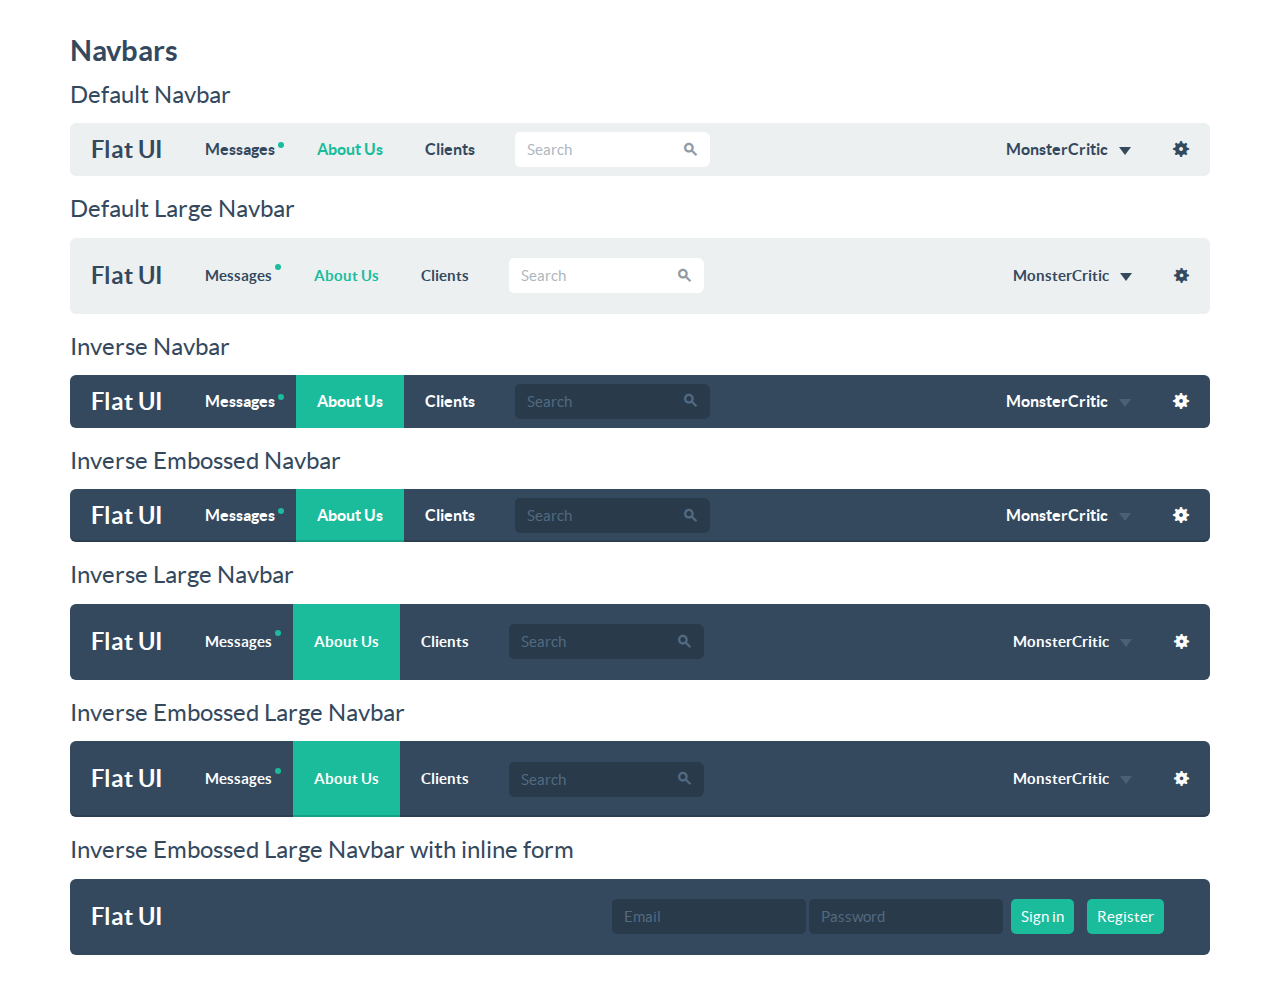
<file: Assets/docs/examples/navbars.html>
<!DOCTYPE html>
<html lang="en">
  <head>
    <meta charset="utf-8">
    <title>Flat UI Free</title>
    <meta name="viewport" content="width=device-width, initial-scale=1.0">

    <!-- Loading Bootstrap -->
    <link href="../../dist/css/vendor/bootstrap/css/bootstrap.min.css" rel="stylesheet">

    <!-- Loading Flat UI -->
    <link href="../../dist/css/flat-ui.css" rel="stylesheet">

    <link rel="shortcut icon" href="../../dist/img/favicon.ico">

    <!-- HTML5 shim, for IE6-8 support of HTML5 elements. All other JS at the end of file. -->
    <!--[if lt IE 9]>
      <script src="../../dist/js/vendor/html5shiv.js"></script>
      <script src="../../dist/js/vendor/respond.min.js"></script>
    <![endif]-->
  </head>
  <body>
    <style>
      body {
          padding-bottom: 20px;
          padding-top: 20px;
      }
      .navbar {
          margin-bottom: 20px;
      }
    </style>
    <div class="container">

      <h4>Navbars</h4>

      <h6>Default Navbar</h6>

      <nav class="navbar navbar-default" role="navigation">
        <!-- Brand and toggle get grouped for better mobile display -->
        <div class="navbar-header">
          <button type="button" class="navbar-toggle" data-toggle="collapse" data-target="#navbar-collapse-3">
            <span class="sr-only">Toggle navigation</span>
          </button>
          <a class="navbar-brand" href="#">Flat UI</a>
        </div>

        <!-- Collect the nav links, forms, and other content for toggling -->
        <div class="collapse navbar-collapse" id="navbar-collapse-3">
          <ul class="nav navbar-nav">
            <li><a href="#">Messages<span class="navbar-unread">1</span></a></li>
            <li class="active"><a href="#">About Us</a></li>
            <li><a href="#">Clients</a></li>
           </ul>
          <form class="navbar-form navbar-left" action="#" role="search">
            <div class="form-group">
              <div class="input-group">
                <input class="form-control" id="navbarInput-01" type="search" placeholder="Search">
                <span class="input-group-btn">
                  <button type="submit" class="btn"><span class="fui-search"></span></button>
                </span>
              </div>
            </div>
          </form>
          <ul class="nav navbar-nav navbar-right">
            <li class="dropdown">
              <a href="#" class="dropdown-toggle" data-toggle="dropdown">MonsterCritic <b class="caret"></b></a>
              <ul class="dropdown-menu">
                <li><a href="#">Action</a></li>
                <li><a href="#">Another action</a></li>
                <li><a href="#">Something else here</a></li>
                <li class="divider"></li>
                <li><a href="#">Separated link</a></li>
              </ul>
            </li>
            <li><a href="#"><span class="visible-sm visible-xs">Settings<span class="fui-gear"></span></span><span class="visible-md visible-lg"><span class="fui-gear"></span></span></a></li>
          </ul>
        </div><!-- /.navbar-collapse -->
      </nav>

      <h6>Default Large Navbar</h6>

      <nav class="navbar navbar-default navbar-lg" role="navigation">
        <!-- Brand and toggle get grouped for better mobile display -->
        <div class="navbar-header">
          <button type="button" class="navbar-toggle" data-toggle="collapse" data-target="#navbar-collapse-4">
            <span class="sr-only">Toggle navigation</span>
          </button>
          <a class="navbar-brand" href="#">Flat UI</a>
        </div>

        <!-- Collect the nav links, forms, and other content for toggling -->
        <div class="collapse navbar-collapse" id="navbar-collapse-4">
          <ul class="nav navbar-nav">
            <li><a href="#">Messages<span class="navbar-unread">1</span></a></li>
            <li class="active"><a href="#">About Us</a></li>
            <li><a href="#">Clients</a></li>
           </ul>
          <form class="navbar-form navbar-left" action="#" role="search">
            <div class="form-group">
              <div class="input-group">
                <input class="form-control" id="navbarInput-01" type="search" placeholder="Search">
                <span class="input-group-btn">
                  <button type="submit" class="btn"><span class="fui-search"></span></button>
                </span>
              </div>
            </div>
          </form>
          <ul class="nav navbar-nav navbar-right">
            <li class="dropdown">
              <a href="#" class="dropdown-toggle" data-toggle="dropdown">MonsterCritic <b class="caret"></b></a>
              <ul class="dropdown-menu">
                <li><a href="#">Action</a></li>
                <li><a href="#">Another action</a></li>
                <li><a href="#">Something else here</a></li>
                <li class="divider"></li>
                <li><a href="#">Separated link</a></li>
              </ul>
            </li>
            <li><a href="#"><span class="visible-sm visible-xs">Settings<span class="fui-gear"></span></span><span class="visible-md visible-lg"><span class="fui-gear"></span></span></a></li>
          </ul>
        </div><!-- /.navbar-collapse -->
      </nav>

      <h6>Inverse Navbar</h6>

      <nav class="navbar navbar-inverse" role="navigation">
        <!-- Brand and toggle get grouped for better mobile display -->
        <div class="navbar-header">
          <button type="button" class="navbar-toggle" data-toggle="collapse" data-target="#navbar-collapse-5">
            <span class="sr-only">Toggle navigation</span>
          </button>
          <a class="navbar-brand" href="#">Flat UI</a>
        </div>

        <!-- Collect the nav links, forms, and other content for toggling -->
        <div class="collapse navbar-collapse" id="navbar-collapse-5">
          <ul class="nav navbar-nav">
            <li><a href="#">Messages<span class="navbar-unread">1</span></a></li>
            <li class="active"><a href="#">About Us</a></li>
            <li><a href="#">Clients</a></li>
           </ul>
          <form class="navbar-form navbar-left" action="#" role="search">
            <div class="form-group">
              <div class="input-group">
                <input class="form-control" id="navbarInput-01" type="search" placeholder="Search">
                <span class="input-group-btn">
                  <button type="submit" class="btn"><span class="fui-search"></span></button>
                </span>
              </div>
            </div>
          </form>
          <ul class="nav navbar-nav navbar-right">
            <li class="dropdown">
              <a href="#" class="dropdown-toggle" data-toggle="dropdown">MonsterCritic <b class="caret"></b></a>
              <ul class="dropdown-menu">
                <li><a href="#">Action</a></li>
                <li><a href="#">Another action</a></li>
                <li><a href="#">Something else here</a></li>
                <li class="divider"></li>
                <li><a href="#">Separated link</a></li>
              </ul>
            </li>
            <li><a href="#"><span class="visible-sm visible-xs">Settings<span class="fui-gear"></span></span><span class="visible-md visible-lg"><span class="fui-gear"></span></span></a></li>
          </ul>
        </div><!-- /.navbar-collapse -->
      </nav>

      <h6>Inverse Embossed Navbar</h6>

      <nav class="navbar navbar-inverse navbar-embossed" role="navigation">
        <!-- Brand and toggle get grouped for better mobile display -->
        <div class="navbar-header">
          <button type="button" class="navbar-toggle" data-toggle="collapse" data-target="#navbar-collapse-6">
            <span class="sr-only">Toggle navigation</span>
          </button>
          <a class="navbar-brand" href="#">Flat UI</a>
        </div>

        <!-- Collect the nav links, forms, and other content for toggling -->
        <div class="collapse navbar-collapse" id="navbar-collapse-6">
          <ul class="nav navbar-nav">
            <li><a href="#">Messages<span class="navbar-unread">1</span></a></li>
            <li class="active"><a href="#">About Us</a></li>
            <li><a href="#">Clients</a></li>
           </ul>
          <form class="navbar-form navbar-left" action="#" role="search">
            <div class="form-group">
              <div class="input-group">
                <input class="form-control" id="navbarInput-01" type="search" placeholder="Search">
                <span class="input-group-btn">
                  <button type="submit" class="btn"><span class="fui-search"></span></button>
                </span>
              </div>
            </div>
          </form>
          <ul class="nav navbar-nav navbar-right">
            <li class="dropdown">
              <a href="#" class="dropdown-toggle" data-toggle="dropdown">MonsterCritic <b class="caret"></b></a>
              <ul class="dropdown-menu">
                <li><a href="#">Action</a></li>
                <li><a href="#">Another action</a></li>
                <li><a href="#">Something else here</a></li>
                <li class="divider"></li>
                <li><a href="#">Separated link</a></li>
              </ul>
            </li>
            <li><a href="#"><span class="visible-sm visible-xs">Settings<span class="fui-gear"></span></span><span class="visible-md visible-lg"><span class="fui-gear"></span></span></a></li>
          </ul>
        </div><!-- /.navbar-collapse -->
      </nav>

      <h6>Inverse Large Navbar</h6>

      <nav class="navbar navbar-inverse navbar-lg" role="navigation">
        <!-- Brand and toggle get grouped for better mobile display -->
        <div class="navbar-header">
          <button type="button" class="navbar-toggle" data-toggle="collapse" data-target="#navbar-collapse-7">
            <span class="sr-only">Toggle navigation</span>
          </button>
          <a class="navbar-brand" href="#">Flat UI</a>
        </div>

        <!-- Collect the nav links, forms, and other content for toggling -->
        <div class="collapse navbar-collapse" id="navbar-collapse-7">
          <ul class="nav navbar-nav">
            <li><a href="#">Messages<span class="navbar-unread">1</span></a></li>
            <li class="active"><a href="#">About Us</a></li>
            <li><a href="#">Clients</a></li>
           </ul>
          <form class="navbar-form navbar-left" action="#" role="search">
            <div class="form-group">
              <div class="input-group">
                <input class="form-control" id="navbarInput-01" type="search" placeholder="Search">
                <span class="input-group-btn">
                  <button type="submit" class="btn"><span class="fui-search"></span></button>
                </span>
              </div>
            </div>
          </form>
          <ul class="nav navbar-nav navbar-right">
            <li class="dropdown">
              <a href="#" class="dropdown-toggle" data-toggle="dropdown">MonsterCritic <b class="caret"></b></a>
              <ul class="dropdown-menu">
                <li><a href="#">Action</a></li>
                <li><a href="#">Another action</a></li>
                <li><a href="#">Something else here</a></li>
                <li class="divider"></li>
                <li><a href="#">Separated link</a></li>
              </ul>
            </li>
            <li><a href="#"><span class="visible-sm visible-xs">Settings<span class="fui-gear"></span></span><span class="visible-md visible-lg"><span class="fui-gear"></span></span></a></li>
          </ul>
        </div><!-- /.navbar-collapse -->
      </nav>

      <h6>Inverse Embossed Large Navbar</h6>

      <nav class="navbar navbar-inverse navbar-lg navbar-embossed" role="navigation">
        <!-- Brand and toggle get grouped for better mobile display -->
        <div class="navbar-header">
          <button type="button" class="navbar-toggle" data-toggle="collapse" data-target="#navbar-collapse-8">
            <span class="sr-only">Toggle navigation</span>
          </button>
          <a class="navbar-brand" href="#">Flat UI</a>
        </div>

        <!-- Collect the nav links, forms, and other content for toggling -->
        <div class="collapse navbar-collapse" id="navbar-collapse-8">
          <ul class="nav navbar-nav">
            <li><a href="#">Messages<span class="navbar-unread">1</span></a></li>
            <li class="active"><a href="#">About Us</a></li>
            <li><a href="#">Clients</a></li>
           </ul>
          <form class="navbar-form navbar-left" action="#" role="search">
            <div class="form-group">
              <div class="input-group">
                <input class="form-control" id="navbarInput-01" type="search" placeholder="Search">
                <span class="input-group-btn">
                  <button type="submit" class="btn"><span class="fui-search"></span></button>
                </span>
              </div>
            </div>
          </form>
          <ul class="nav navbar-nav navbar-right">
            <li class="dropdown">
              <a href="#" class="dropdown-toggle" data-toggle="dropdown">MonsterCritic <b class="caret"></b></a>
              <ul class="dropdown-menu">
                <li><a href="#">Action</a></li>
                <li><a href="#">Another action</a></li>
                <li><a href="#">Something else here</a></li>
                <li class="divider"></li>
                <li><a href="#">Separated link</a></li>
              </ul>
            </li>
            <li><a href="#"><span class="visible-sm visible-xs">Settings<span class="fui-gear"></span></span><span class="visible-md visible-lg"><span class="fui-gear"></span></span></a></li>
          </ul>
        </div><!-- /.navbar-collapse -->
      </nav>


      <h6>Inverse Embossed Large Navbar with inline form</h6>

      <nav class="navbar navbar-inverse navbar-lg navbar-embossed" role="navigation">
        <div class="container-fluid">
          <div class="navbar-header">
            <button type="button" class="navbar-toggle" data-toggle="collapse" data-target="#navbar-collapse-9">
              <span class="sr-only">Toggle navigation</span>
              <span class="icon-bar"></span>
              <span class="icon-bar"></span>
              <span class="icon-bar"></span>
            </button>
            <a class="navbar-brand" href="#">Flat UI</a>
          </div>
          <div class="navbar-collapse collapse" id="navbar-collapse-9">
            <form class="navbar-form navbar-right" role="form">
              <div class="form-group">
                <input type="text" placeholder="Email" class="form-control">
              </div>
              <div class="form-group">
                <input type="password" placeholder="Password" class="form-control">
              </div>
              <button type="submit" class="btn btn-success">Sign in</button>
              <button type="submit" class="btn btn-danger">Register</button>
            </form>

          </div><!--/.navbar-collapse -->
        </div>
      </nav>




    </div>
    <!-- /.container-fluid -->

    <!-- jQuery (necessary for Bootstrap's JavaScript plugins) -->
    <script src="../../dist/js/vendor/jquery.min.js"></script>
    <!-- Include all compiled plugins (below), or include individual files as needed -->
    <script src="../../dist/js/flat-ui.min.js"></script>

    <script src="../assets/js/application.js"></script>

  </body>
</html>
</file>
<file: Assets/docs/assets/css/docs.css>
/* Prettyfy Theme */
.prettyprint {
  background-color: #F7F7F9;
  font-family: Menlo, 'Bitstream Vera Sans Mono', 'DejaVu Sans Mono', Monaco, Consolas, monospace;
  border: 2px solid #E1E1E8;
  padding: 15px 21px;
}
.pln {
  color: #333333;
}
@media screen {
  .str {
    color: #dd1144;
  }
  .kwd {
    color: #333333;
  }
  .com {
    color: #999988;
  }
  .typ {
    color: #445588;
  }
  .lit {
    color: #445588;
  }
  .pun {
    color: #333333;
  }
  .opn {
    color: #333333;
  }
  .clo {
    color: #333333;
  }
  .tag {
    color: navy;
  }
  .atn {
    color: teal;
  }
  .atv {
    color: #dd1144;
  }
  .dec {
    color: #333333;
  }
  .var {
    color: teal;
  }
  .fun {
    color: #990000;
  }
}
@media print, projection {
  .str {
    color: #006600;
  }
  .kwd {
    color: #006;
    font-weight: bold;
  }
  .com {
    color: #600;
    font-style: italic;
  }
  .typ {
    color: #404;
    font-weight: bold;
  }
  .lit {
    color: #004444;
  }
  .pun,
  .opn,
  .clo {
    color: #444400;
  }
  .tag {
    color: #006;
    font-weight: bold;
  }
  .atn {
    color: #440044;
  }
  .atv {
    color: #006600;
  }
}
/* Specify class=linenums on a pre to get line numbering */
ol.linenums {
  margin-top: 0;
  margin-bottom: 0;
}
.docs-example-popovers {
  position: relative;
  margin: -20px -20px 0;
}
.docs-example-popovers:before,
.docs-example-popovers:after {
  content: " ";
  display: table;
}
.docs-example-popovers:after {
  clear: both;
}
.docs-example-popovers .popover {
  display: block;
  float: left;
  margin: 20px;
  position: relative;
  width: 260px;
}
.demo-headline {
  color: #1abc9c;
  font: 700 118px/1.1 "Helvetica Neue", Helvetica, Arial, sans-serif !important;
  margin-bottom: 50px;
  padding: 40px 0;
  text-align: center;
  word-wrap: break-word;
  margin-top: 2px;
}
.demo-row {
  margin: 0 auto;
  padding: 0 20px 50px;
  width: 940px;
}
.demo-row:before,
.demo-row:after {
  content: " ";
  display: table;
}
.demo-row:after {
  clear: both;
}
.demo-row .demo-heading-note,
.demo-row .demo-text-note {
  display: block;
  width: 260px;
  position: absolute;
  bottom: 10px;
  left: 0;
  font-size: 13px;
  line-height: 13px;
  color: #c0c1c2;
  font-weight: 400;
}
.demo-row .demo-text-note {
  bottom: auto;
  top: 10px;
}
.demo-row.menu-row {
  padding: 50px 20px 10px;
}
.demo-row.typography-row .demo-content {
  float: none;
  margin-left: 20px;
  padding-top: 0;
  width: auto;
  clear: both;
}
.demo-row.typography-row .demo-type-example {
  padding-left: 265px;
  margin-bottom: 40px;
  position: relative;
}
.demo-col {
  float: left;
  margin: 0 20px;
  width: 270px;
}
.demo-content {
  float: left;
  margin-left: 20px;
  width: 580px;
}
.demo-content.demo-content-article p {
  margin-bottom: 20px;
}
.demo-content.demo-content-article ul {
  list-style-type: none;
  margin-left: 0;
}
.demo-content.demo-content-article li {
  line-height: 35px;
  padding: 0 0 5px;
}
.demo-content-wide {
  clear: both;
  margin: 0 20px;
}
.demo-content-wide:before,
.demo-content-wide:after {
  content: " ";
  display: table;
}
.demo-content-wide:after {
  clear: both;
}
.demo-title {
  float: left;
  margin: -0.5em 20px 0;
  width: 240px;
  font: 700 24.5px/40px "Helvetica Neue", Helvetica, Arial, sans-serif;
}
.demo-title h1,
.demo-title h2,
.demo-title h3,
.demo-title h4 {
  margin-top: 0;
  font-family: "Helvetica Neue", Helvetica, Arial, sans-serif;
}
.demo-title h1,
.demo-title h2,
.demo-title h3 {
  line-height: 40px !important;
}
.demo-title h3 {
  font-size: 24.5px !important;
}
.demo-title small {
  color: #c0c1c2;
  font-size: 13px;
  font-weight: 400;
}
.demo-buttons .btn,
.demo-inputs .control-group {
  margin-bottom: 20px;
}
.demo-navigation .demo-title {
  margin-top: 10px;
}
.demo-pager {
  margin-top: -10px;
}
.demo-tooltips {
  width: 40%;
  padding-left: 10px;
}
.demo-tooltips .tooltip {
  left: -8px !important;
  position: relative !important;
  top: -8px !important;
}
.demo-tooltips .tooltip-inner {
  max-width: 100%;
  width: auto;
}
.demo-popovers .popover {
  display: block;
  margin: 0 13px 0 -3px;
  position: relative;
  width: auto;
}
.demo-social-buttons .btn {
  clear: left;
  float: left;
  margin-bottom: 17px;
}
.demo-headings {
  margin-bottom: 12px;
}
.demo-tiles {
  margin-bottom: 46px;
}
.demo-icons {
  font-size: 32px;
  margin-left: -15px;
}
.demo-icons > span {
  display: inline-block;
  margin: 0 0 32px 35px;
  width: 32px;
}
@media (max-width: 480px) {
  .demo-icons > span {
    margin-left: 16px;
    margin-right: 16px;
  }
}
.demo-icons-tooltip {
  bottom: 0;
  color: #c2c8cf;
  font-size: 12px;
  left: 100%;
  margin-left: 0 !important;
  position: absolute;
  width: 80px;
}
.demo-inline {
  display: inline-block;
}
.demo-labels {
  font-size: 19px;
}
.demo-labels .visible-lg {
  display: inline !important;
}
@media (max-width: 767px) {
  .demo-labels .visible-lg {
    display: none !important;
  }
}
.demo-illustrations {
  margin-top: 40px;
}
.demo-illustrations .demo-content-wide {
  margin: 0 0 0 -66px;
  padding-top: 20px;
}
.demo-illustrations .demo-content-wide > div {
  float: left;
  width: 100px;
  height: 100px;
  line-height: 100px;
  margin: 0 0 80px 87px;
  text-align: center;
  vertical-align: middle;
}
.demo-illustrations img {
  display: inline-block;
  max-height: 100px;
  max-width: 100px;
  vertical-align: middle;
}
.demo-dialog {
  padding: 13px 20px 15px;
}
.demo-dialog .flat {
  width: 300px;
}
@media (max-width: 767px) {
  .demo-dialog .flat {
    width: 100%;
  }
}
.static-modal-backdrop {
  background-color: #243342;
  padding: 62px 14px;
  margin-bottom: 50px;
  width: 100%;
}
.static-modal-backdrop .modal {
  bottom: auto;
  display: block;
  position: relative;
  top: auto;
  z-index: 1;
  overflow: hidden;
  padding-bottom: 20px;
}
.static-modal-backdrop .modal-dialog {
  padding: 0;
}
.components-static-modal .modal {
  bottom: auto;
  display: block;
  left: auto;
  position: relative;
  top: auto;
  z-index: 1;
  overflow: visible;
}
.components-static-modal .modal-dialog,
.components-static-modal .modal-content {
  width: auto;
}
.components-static-modal .modal-dialog {
  padding: 0;
}
.demo-sidebar {
  font-size: 14px;
  line-height: 1.214;
  height: 100%;
  left: 0;
  margin: 0;
  list-style-type: none;
  overflow: auto;
  position: fixed;
  top: 0;
  padding: 0;
  width: 150px;
  z-index: 10000;
  background-color: #f3f4f5;
  -webkit-font-smoothing: subpixel-antialiased;
}
.demo-sidebar li:first-child a {
  padding-top: 20px;
}
.demo-sidebar a {
  display: block;
  padding: 7px 20px;
}
.demo-col .fileinput .input-group .uneditable-input {
  max-width: 370px;
}
@media (max-width: 767px) {
  .demo-row {
    margin-bottom: 0;
    margin-left: 0;
    padding-left: 0;
    padding-right: 0;
    width: auto;
  }
  .demo-col,
  .demo-content,
  .demo-content-wide,
  .demo-title {
    float: none;
    margin: 0 0 18px !important;
    padding: 0 !important;
    width: auto;
  }
  .demo-headline {
    font-size: 65px !important;
    text-align: left;
    padding-left: 15px;
    padding-right: 15px;
  }
  .demo-inline {
    display: block;
  }
  .demo-navigation .btn-toolbar {
    margin: 0;
  }
  .demo-navigation .pager {
    display: block;
    margin-left: 0 !important;
    margin-bottom: 20px;
  }
  .typography-row .demo-type-example {
    padding-left: 0 !important;
  }
  .typography-row .demo-heading-note,
  .typography-row .demo-text-note {
    position: static !important;
    margin: 0 0 10px;
  }
  .demo-illustrations .demo-content-wide > div {
    margin-left: 67px;
  }
}
/* Demo video */
.demo-video {
  margin-top: 40px;
}
@media (max-width: 480px) {
  .demo-illustrations .demo-content-wide > div {
    margin-left: 23px;
  }
  .demo-navigation .mll.pvl {
    padding: 0;
    margin-left: 0 !important;
    margin-bottom: 20px;
  }
}
</file>
<file: Assets/dist/css/flat-ui.css>
@font-face {
  font-family: 'Lato';
  src: url('../fonts/lato/lato-black.eot');
  src: url('../fonts/lato/lato-black.eot?#iefix') format('embedded-opentype'), url('../fonts/lato/lato-black.woff') format('woff'), url('../fonts/lato/lato-black.ttf') format('truetype'), url('../fonts/lato/lato-black.svg#latoblack') format('svg');
  font-weight: 900;
  font-style: normal;
}
@font-face {
  font-family: 'Lato';
  src: url('../fonts/lato/lato-bold.eot');
  src: url('../fonts/lato/lato-bold.eot?#iefix') format('embedded-opentype'), url('../fonts/lato/lato-bold.woff') format('woff'), url('../fonts/lato/lato-bold.ttf') format('truetype'), url('../fonts/lato/lato-bold.svg#latobold') format('svg');
  font-weight: bold;
  font-style: normal;
}
@font-face {
  font-family: 'Lato';
  src: url('../fonts/lato/lato-bolditalic.eot');
  src: url('../fonts/lato/lato-bolditalic.eot?#iefix') format('embedded-opentype'), url('../fonts/lato/lato-bolditalic.woff') format('woff'), url('../fonts/lato/lato-bolditalic.ttf') format('truetype'), url('../fonts/lato/lato-bolditalic.svg#latobold-italic') format('svg');
  font-weight: bold;
  font-style: italic;
}
@font-face {
  font-family: 'Lato';
  src: url('../fonts/lato/lato-italic.eot');
  src: url('../fonts/lato/lato-italic.eot?#iefix') format('embedded-opentype'), url('../fonts/lato/lato-italic.woff') format('woff'), url('../fonts/lato/lato-italic.ttf') format('truetype'), url('../fonts/lato/lato-italic.svg#latoitalic') format('svg');
  font-weight: normal;
  font-style: italic;
}
@font-face {
  font-family: 'Lato';
  src: url('../fonts/lato/lato-light.eot');
  src: url('../fonts/lato/lato-light.eot?#iefix') format('embedded-opentype'), url('../fonts/lato/lato-light.woff') format('woff'), url('../fonts/lato/lato-light.ttf') format('truetype'), url('../fonts/lato/lato-light.svg#latolight') format('svg');
  font-weight: 300;
  font-style: normal;
}
@font-face {
  font-family: 'Lato';
  src: url('../fonts/lato/lato-regular.eot');
  src: url('../fonts/lato/lato-regular.eot?#iefix') format('embedded-opentype'), url('../fonts/lato/lato-regular.woff') format('woff'), url('../fonts/lato/lato-regular.ttf') format('truetype'), url('../fonts/lato/lato-regular.svg#latoregular') format('svg');
  font-weight: normal;
  font-style: normal;
}
@font-face {
  font-family: 'Flat-UI-Icons';
  src: url('../fonts/glyphicons/flat-ui-icons-regular.eot');
  src: url('../fonts/glyphicons/flat-ui-icons-regular.eot?#iefix') format('embedded-opentype'), url('../fonts/glyphicons/flat-ui-icons-regular.woff') format('woff'), url('../fonts/glyphicons/flat-ui-icons-regular.ttf') format('truetype'), url('../fonts/glyphicons/flat-ui-icons-regular.svg#flat-ui-icons-regular') format('svg');
}
[class^="fui-"],
[class*="fui-"] {
  font-family: 'Flat-UI-Icons';
  speak: none;
  font-style: normal;
  font-weight: normal;
  font-variant: normal;
  text-transform: none;
  -webkit-font-smoothing: antialiased;
  -moz-osx-font-smoothing: grayscale;
}
.fui-triangle-up:before {
  content: "\e600";
}
.fui-triangle-down:before {
  content: "\e601";
}
.fui-triangle-up-small:before {
  content: "\e602";
}
.fui-triangle-down-small:before {
  content: "\e603";
}
.fui-triangle-left-large:before {
  content: "\e604";
}
.fui-triangle-right-large:before {
  content: "\e605";
}
.fui-arrow-left:before {
  content: "\e606";
}
.fui-arrow-right:before {
  content: "\e607";
}
.fui-plus:before {
  content: "\e608";
}
.fui-cross:before {
  content: "\e609";
}
.fui-check:before {
  content: "\e60a";
}
.fui-radio-unchecked:before {
  content: "\e60b";
}
.fui-radio-checked:before {
  content: "\e60c";
}
.fui-checkbox-unchecked:before {
  content: "\e60d";
}
.fui-checkbox-checked:before {
  content: "\e60e";
}
.fui-info-circle:before {
  content: "\e60f";
}
.fui-alert-circle:before {
  content: "\e610";
}
.fui-question-circle:before {
  content: "\e611";
}
.fui-check-circle:before {
  content: "\e612";
}
.fui-cross-circle:before {
  content: "\e613";
}
.fui-plus-circle:before {
  content: "\e614";
}
.fui-pause:before {
  content: "\e615";
}
.fui-play:before {
  content: "\e616";
}
.fui-volume:before {
  content: "\e617";
}
.fui-mute:before {
  content: "\e618";
}
.fui-resize:before {
  content: "\e619";
}
.fui-list:before {
  content: "\e61a";
}
.fui-list-thumbnailed:before {
  content: "\e61b";
}
.fui-list-small-thumbnails:before {
  content: "\e61c";
}
.fui-list-large-thumbnails:before {
  content: "\e61d";
}
.fui-list-numbered:before {
  content: "\e61e";
}
.fui-list-columned:before {
  content: "\e61f";
}
.fui-list-bulleted:before {
  content: "\e620";
}
.fui-window:before {
  content: "\e621";
}
.fui-windows:before {
  content: "\e622";
}
.fui-loop:before {
  content: "\e623";
}
.fui-cmd:before {
  content: "\e624";
}
.fui-mic:before {
  content: "\e625";
}
.fui-heart:before {
  content: "\e626";
}
.fui-location:before {
  content: "\e627";
}
.fui-new:before {
  content: "\e628";
}
.fui-video:before {
  content: "\e629";
}
.fui-photo:before {
  content: "\e62a";
}
.fui-time:before {
  content: "\e62b";
}
.fui-eye:before {
  content: "\e62c";
}
.fui-chat:before {
  content: "\e62d";
}
.fui-home:before {
  content: "\e62e";
}
.fui-upload:before {
  content: "\e62f";
}
.fui-search:before {
  content: "\e630";
}
.fui-user:before {
  content: "\e631";
}
.fui-mail:before {
  content: "\e632";
}
.fui-lock:before {
  content: "\e633";
}
.fui-power:before {
  content: "\e634";
}
.fui-calendar:before {
  content: "\e635";
}
.fui-gear:before {
  content: "\e636";
}
.fui-bookmark:before {
  content: "\e637";
}
.fui-exit:before {
  content: "\e638";
}
.fui-trash:before {
  content: "\e639";
}
.fui-folder:before {
  content: "\e63a";
}
.fui-bubble:before {
  content: "\e63b";
}
.fui-export:before {
  content: "\e63c";
}
.fui-calendar-solid:before {
  content: "\e63d";
}
.fui-star:before {
  content: "\e63e";
}
.fui-star-2:before {
  content: "\e63f";
}
.fui-credit-card:before {
  content: "\e640";
}
.fui-clip:before {
  content: "\e641";
}
.fui-link:before {
  content: "\e642";
}
.fui-tag:before {
  content: "\e643";
}
.fui-document:before {
  content: "\e644";
}
.fui-image:before {
  content: "\e645";
}
.fui-facebook:before {
  content: "\e646";
}
.fui-youtube:before {
  content: "\e647";
}
.fui-vimeo:before {
  content: "\e648";
}
.fui-twitter:before {
  content: "\e649";
}
.fui-spotify:before {
  content: "\e64a";
}
.fui-skype:before {
  content: "\e64b";
}
.fui-pinterest:before {
  content: "\e64c";
}
.fui-path:before {
  content: "\e64d";
}
.fui-linkedin:before {
  content: "\e64e";
}
.fui-google-plus:before {
  content: "\e64f";
}
.fui-dribbble:before {
  content: "\e650";
}
.fui-behance:before {
  content: "\e651";
}
.fui-stumbleupon:before {
  content: "\e652";
}
.fui-yelp:before {
  content: "\e653";
}
.fui-wordpress:before {
  content: "\e654";
}
.fui-windows-8:before {
  content: "\e655";
}
.fui-vine:before {
  content: "\e656";
}
.fui-tumblr:before {
  content: "\e657";
}
.fui-paypal:before {
  content: "\e658";
}
.fui-lastfm:before {
  content: "\e659";
}
.fui-instagram:before {
  content: "\e65a";
}
.fui-html5:before {
  content: "\e65b";
}
.fui-github:before {
  content: "\e65c";
}
.fui-foursquare:before {
  content: "\e65d";
}
.fui-dropbox:before {
  content: "\e65e";
}
.fui-android:before {
  content: "\e65f";
}
.fui-apple:before {
  content: "\e660";
}
body {
  font-family: "Lato", Helvetica, Arial, sans-serif;
  font-size: 18px;
  line-height: 1.72222;
  color: #34495e;
  background-color: #ffffff;
}
a {
  color: #16a085;
  text-decoration: none;
  -webkit-transition: .25s;
          transition: .25s;
}
a:hover,
a:focus {
  color: #1abc9c;
  text-decoration: none;
}
a:focus {
  outline: none;
}
.img-rounded {
  border-radius: 6px;
}
.img-thumbnail {
  padding: 4px;
  line-height: 1.72222;
  background-color: #ffffff;
  border: 2px solid #bdc3c7;
  border-radius: 6px;
  -webkit-transition: all 0.25s ease-in-out;
          transition: all 0.25s ease-in-out;
  display: inline-block;
  max-width: 100%;
  height: auto;
}
.img-comment {
  font-size: 15px;
  line-height: 1.2;
  font-style: italic;
  margin: 24px 0;
}
h1,
h2,
h3,
h4,
h5,
h6,
.h1,
.h2,
.h3,
.h4,
.h5,
.h6 {
  font-family: inherit;
  font-weight: 700;
  line-height: 1.1;
  color: inherit;
}
h1 small,
h2 small,
h3 small,
h4 small,
h5 small,
h6 small,
.h1 small,
.h2 small,
.h3 small,
.h4 small,
.h5 small,
.h6 small {
  color: #e7e9ec;
}
h1,
h2,
h3 {
  margin-top: 30px;
  margin-bottom: 15px;
}
h4,
h5,
h6 {
  margin-top: 15px;
  margin-bottom: 15px;
}
h6 {
  font-weight: normal;
}
h1,
.h1 {
  font-size: 61px;
}
h2,
.h2 {
  font-size: 53px;
}
h3,
.h3 {
  font-size: 40px;
}
h4,
.h4 {
  font-size: 29px;
}
h5,
.h5 {
  font-size: 28px;
}
h6,
.h6 {
  font-size: 24px;
}
p {
  font-size: 18px;
  line-height: 1.72222;
  margin: 0 0 15px;
}
.lead {
  margin-bottom: 30px;
  font-size: 28px;
  line-height: 1.46428571;
  font-weight: 300;
}
@media (min-width: 768px) {
  .lead {
    font-size: 30.006px;
  }
}
small,
.small {
  font-size: 83%;
  line-height: 2.067;
}
.text-muted {
  color: #bdc3c7;
}
.text-inverse {
  color: #ffffff;
}
.text-primary {
  color: #1abc9c;
}
a.text-primary:hover {
  color: #148f77;
}
.text-warning {
  color: #f1c40f;
}
a.text-warning:hover {
  color: #c29d0b;
}
.text-danger {
  color: #e74c3c;
}
a.text-danger:hover {
  color: #d62c1a;
}
.text-success {
  color: #2ecc71;
}
a.text-success:hover {
  color: #25a25a;
}
.text-info {
  color: #3498db;
}
a.text-info:hover {
  color: #217dbb;
}
.bg-primary {
  color: #ffffff;
  background-color: #34495e;
}
a.bg-primary:hover {
  background-color: #222f3d;
}
.bg-success {
  background-color: #dff0d8;
}
a.bg-success:hover {
  background-color: #c1e2b3;
}
.bg-info {
  background-color: #d9edf7;
}
a.bg-info:hover {
  background-color: #afd9ee;
}
.bg-warning {
  background-color: #fcf8e3;
}
a.bg-warning:hover {
  background-color: #f7ecb5;
}
.bg-danger {
  background-color: #f2dede;
}
a.bg-danger:hover {
  background-color: #e4b9b9;
}
.page-header {
  padding-bottom: 14px;
  margin: 60px 0 30px;
  border-bottom: 2px solid #e7e9ec;
}
ul,
ol {
  margin-bottom: 15px;
}
dl {
  margin-bottom: 30px;
}
dt,
dd {
  line-height: 1.72222;
}
@media (min-width: 768px) {
  .dl-horizontal dt {
    width: 160px;
  }
  .dl-horizontal dd {
    margin-left: 180px;
  }
}
abbr[title],
abbr[data-original-title] {
  border-bottom: 1px dotted #bdc3c7;
}
blockquote {
  border-left: 3px solid #e7e9ec;
  padding: 0 0 0 16px;
  margin: 0 0 30px;
}
blockquote p {
  font-size: 20px;
  line-height: 1.55;
  font-weight: normal;
  margin-bottom: .4em;
}
blockquote small,
blockquote .small {
  font-size: 18px;
  line-height: 1.72222;
  font-style: italic;
  color: inherit;
}
blockquote small:before,
blockquote .small:before {
  content: "";
}
blockquote.pull-right {
  padding-right: 16px;
  padding-left: 0;
  border-right: 3px solid #e7e9ec;
  border-left: 0;
}
blockquote.pull-right small:after {
  content: "";
}
address {
  margin-bottom: 30px;
  line-height: 1.72222;
}
sub,
sup {
  font-size: 70%;
}
code,
kbd,
pre,
samp {
  font-family: Monaco, Menlo, Consolas, "Courier New", monospace;
}
code {
  padding: 2px 6px;
  font-size: 85%;
  color: #c7254e;
  background-color: #f9f2f4;
  border-radius: 4px;
}
kbd {
  padding: 2px 6px;
  font-size: 85%;
  color: #ffffff;
  background-color: #34495e;
  border-radius: 4px;
  box-shadow: none;
}
pre {
  padding: 8px;
  margin: 0 0 15px;
  font-size: 13px;
  line-height: 1.72222;
  color: inherit;
  background-color: #ffffff;
  border: 2px solid #e7e9ec;
  border-radius: 6px;
  white-space: pre;
}
.pre-scrollable {
  max-height: 340px;
}
.thumbnail {
  display: block;
  padding: 4px;
  margin-bottom: 5px;
  line-height: 1.72222;
  background-color: #ffffff;
  border: 2px solid #bdc3c7;
  border-radius: 6px;
  -webkit-transition: border 0.25s ease-in-out;
          transition: border 0.25s ease-in-out;
}
.thumbnail > img,
.thumbnail a > img {
  display: block;
  max-width: 100%;
  height: auto;
  margin-left: auto;
  margin-right: auto;
}
a.thumbnail:hover,
a.thumbnail:focus,
a.thumbnail.active {
  border-color: #16a085;
}
.thumbnail .caption {
  padding: 9px;
  color: #34495e;
}
.btn {
  border: none;
  font-size: 15px;
  font-weight: normal;
  line-height: 1.4;
  border-radius: 4px;
  padding: 10px 15px;
  -webkit-font-smoothing: subpixel-antialiased;
  -webkit-transition: border 0.25s linear, color 0.25s linear, background-color 0.25s linear;
          transition: border 0.25s linear, color 0.25s linear, background-color 0.25s linear;
}
.btn:hover,
.btn:focus {
  outline: none;
  color: #ffffff;
}
.btn:active,
.btn.active {
  outline: none;
  box-shadow: none;
}
.btn:focus:active {
  outline: none;
}
.btn.disabled,
.btn[disabled],
fieldset[disabled] .btn {
  background-color: #bdc3c7;
  color: rgba(255, 255, 255, 0.75);
  opacity: 0.7;
  filter: alpha(opacity=70);
  cursor: not-allowed;
}
.btn [class^="fui-"] {
  margin: 0 1px;
  position: relative;
  line-height: 1;
  top: 1px;
}
.btn-xs.btn [class^="fui-"] {
  font-size: 11px;
  top: 0;
}
.btn-hg.btn [class^="fui-"] {
  top: 2px;
}
.btn-default {
  color: #ffffff;
  background-color: #bdc3c7;
}
.btn-default:hover,
.btn-default.hover,
.btn-default:focus,
.btn-default:active,
.btn-default.active,
.open > .dropdown-toggle.btn-default {
  color: #ffffff;
  background-color: #cacfd2;
  border-color: #cacfd2;
}
.btn-default:active,
.btn-default.active,
.open > .dropdown-toggle.btn-default {
  background: #a1a6a9;
  border-color: #a1a6a9;
}
.btn-default.disabled,
.btn-default[disabled],
fieldset[disabled] .btn-default,
.btn-default.disabled:hover,
.btn-default[disabled]:hover,
fieldset[disabled] .btn-default:hover,
.btn-default.disabled.hover,
.btn-default[disabled].hover,
fieldset[disabled] .btn-default.hover,
.btn-default.disabled:focus,
.btn-default[disabled]:focus,
fieldset[disabled] .btn-default:focus,
.btn-default.disabled:active,
.btn-default[disabled]:active,
fieldset[disabled] .btn-default:active,
.btn-default.disabled.active,
.btn-default[disabled].active,
fieldset[disabled] .btn-default.active {
  background-color: #bdc3c7;
  border-color: #bdc3c7;
}
.btn-default .badge {
  color: #bdc3c7;
  background-color: #ffffff;
}
.btn-primary {
  color: #ffffff;
  background-color: #1abc9c;
}
.btn-primary:hover,
.btn-primary.hover,
.btn-primary:focus,
.btn-primary:active,
.btn-primary.active,
.open > .dropdown-toggle.btn-primary {
  color: #ffffff;
  background-color: #48c9b0;
  border-color: #48c9b0;
}
.btn-primary:active,
.btn-primary.active,
.open > .dropdown-toggle.btn-primary {
  background: #16a085;
  border-color: #16a085;
}
.btn-primary.disabled,
.btn-primary[disabled],
fieldset[disabled] .btn-primary,
.btn-primary.disabled:hover,
.btn-primary[disabled]:hover,
fieldset[disabled] .btn-primary:hover,
.btn-primary.disabled.hover,
.btn-primary[disabled].hover,
fieldset[disabled] .btn-primary.hover,
.btn-primary.disabled:focus,
.btn-primary[disabled]:focus,
fieldset[disabled] .btn-primary:focus,
.btn-primary.disabled:active,
.btn-primary[disabled]:active,
fieldset[disabled] .btn-primary:active,
.btn-primary.disabled.active,
.btn-primary[disabled].active,
fieldset[disabled] .btn-primary.active {
  background-color: #bdc3c7;
  border-color: #1abc9c;
}
.btn-primary .badge {
  color: #1abc9c;
  background-color: #ffffff;
}
.btn-info {
  color: #ffffff;
  background-color: #3498db;
}
.btn-info:hover,
.btn-info.hover,
.btn-info:focus,
.btn-info:active,
.btn-info.active,
.open > .dropdown-toggle.btn-info {
  color: #ffffff;
  background-color: #5dade2;
  border-color: #5dade2;
}
.btn-info:active,
.btn-info.active,
.open > .dropdown-toggle.btn-info {
  background: #2c81ba;
  border-color: #2c81ba;
}
.btn-info.disabled,
.btn-info[disabled],
fieldset[disabled] .btn-info,
.btn-info.disabled:hover,
.btn-info[disabled]:hover,
fieldset[disabled] .btn-info:hover,
.btn-info.disabled.hover,
.btn-info[disabled].hover,
fieldset[disabled] .btn-info.hover,
.btn-info.disabled:focus,
.btn-info[disabled]:focus,
fieldset[disabled] .btn-info:focus,
.btn-info.disabled:active,
.btn-info[disabled]:active,
fieldset[disabled] .btn-info:active,
.btn-info.disabled.active,
.btn-info[disabled].active,
fieldset[disabled] .btn-info.active {
  background-color: #bdc3c7;
  border-color: #3498db;
}
.btn-info .badge {
  color: #3498db;
  background-color: #ffffff;
}
.btn-danger {
  color: #ffffff;
  background-color: #e74c3c;
}
.btn-danger:hover,
.btn-danger.hover,
.btn-danger:focus,
.btn-danger:active,
.btn-danger.active,
.open > .dropdown-toggle.btn-danger {
  color: #ffffff;
  background-color: #ec7063;
  border-color: #ec7063;
}
.btn-danger:active,
.btn-danger.active,
.open > .dropdown-toggle.btn-danger {
  background: #c44133;
  border-color: #c44133;
}
.btn-danger.disabled,
.btn-danger[disabled],
fieldset[disabled] .btn-danger,
.btn-danger.disabled:hover,
.btn-danger[disabled]:hover,
fieldset[disabled] .btn-danger:hover,
.btn-danger.disabled.hover,
.btn-danger[disabled].hover,
fieldset[disabled] .btn-danger.hover,
.btn-danger.disabled:focus,
.btn-danger[disabled]:focus,
fieldset[disabled] .btn-danger:focus,
.btn-danger.disabled:active,
.btn-danger[disabled]:active,
fieldset[disabled] .btn-danger:active,
.btn-danger.disabled.active,
.btn-danger[disabled].active,
fieldset[disabled] .btn-danger.active {
  background-color: #bdc3c7;
  border-color: #e74c3c;
}
.btn-danger .badge {
  color: #e74c3c;
  background-color: #ffffff;
}
.btn-success {
  color: #ffffff;
  background-color: #2ecc71;
}
.btn-success:hover,
.btn-success.hover,
.btn-success:focus,
.btn-success:active,
.btn-success.active,
.open > .dropdown-toggle.btn-success {
  color: #ffffff;
  background-color: #58d68d;
  border-color: #58d68d;
}
.btn-success:active,
.btn-success.active,
.open > .dropdown-toggle.btn-success {
  background: #27ad60;
  border-color: #27ad60;
}
.btn-success.disabled,
.btn-success[disabled],
fieldset[disabled] .btn-success,
.btn-success.disabled:hover,
.btn-success[disabled]:hover,
fieldset[disabled] .btn-success:hover,
.btn-success.disabled.hover,
.btn-success[disabled].hover,
fieldset[disabled] .btn-success.hover,
.btn-success.disabled:focus,
.btn-success[disabled]:focus,
fieldset[disabled] .btn-success:focus,
.btn-success.disabled:active,
.btn-success[disabled]:active,
fieldset[disabled] .btn-success:active,
.btn-success.disabled.active,
.btn-success[disabled].active,
fieldset[disabled] .btn-success.active {
  background-color: #bdc3c7;
  border-color: #2ecc71;
}
.btn-success .badge {
  color: #2ecc71;
  background-color: #ffffff;
}
.btn-warning {
  color: #ffffff;
  background-color: #f1c40f;
}
.btn-warning:hover,
.btn-warning.hover,
.btn-warning:focus,
.btn-warning:active,
.btn-warning.active,
.open > .dropdown-toggle.btn-warning {
  color: #ffffff;
  background-color: #f4d313;
  border-color: #f4d313;
}
.btn-warning:active,
.btn-warning.active,
.open > .dropdown-toggle.btn-warning {
  background: #cda70d;
  border-color: #cda70d;
}
.btn-warning.disabled,
.btn-warning[disabled],
fieldset[disabled] .btn-warning,
.btn-warning.disabled:hover,
.btn-warning[disabled]:hover,
fieldset[disabled] .btn-warning:hover,
.btn-warning.disabled.hover,
.btn-warning[disabled].hover,
fieldset[disabled] .btn-warning.hover,
.btn-warning.disabled:focus,
.btn-warning[disabled]:focus,
fieldset[disabled] .btn-warning:focus,
.btn-warning.disabled:active,
.btn-warning[disabled]:active,
fieldset[disabled] .btn-warning:active,
.btn-warning.disabled.active,
.btn-warning[disabled].active,
fieldset[disabled] .btn-warning.active {
  background-color: #bdc3c7;
  border-color: #f1c40f;
}
.btn-warning .badge {
  color: #f1c40f;
  background-color: #ffffff;
}
.btn-inverse {
  color: #ffffff;
  background-color: #34495e;
}
.btn-inverse:hover,
.btn-inverse.hover,
.btn-inverse:focus,
.btn-inverse:active,
.btn-inverse.active,
.open > .dropdown-toggle.btn-inverse {
  color: #ffffff;
  background-color: #415b76;
  border-color: #415b76;
}
.btn-inverse:active,
.btn-inverse.active,
.open > .dropdown-toggle.btn-inverse {
  background: #2c3e50;
  border-color: #2c3e50;
}
.btn-inverse.disabled,
.btn-inverse[disabled],
fieldset[disabled] .btn-inverse,
.btn-inverse.disabled:hover,
.btn-inverse[disabled]:hover,
fieldset[disabled] .btn-inverse:hover,
.btn-inverse.disabled.hover,
.btn-inverse[disabled].hover,
fieldset[disabled] .btn-inverse.hover,
.btn-inverse.disabled:focus,
.btn-inverse[disabled]:focus,
fieldset[disabled] .btn-inverse:focus,
.btn-inverse.disabled:active,
.btn-inverse[disabled]:active,
fieldset[disabled] .btn-inverse:active,
.btn-inverse.disabled.active,
.btn-inverse[disabled].active,
fieldset[disabled] .btn-inverse.active {
  background-color: #bdc3c7;
  border-color: #34495e;
}
.btn-inverse .badge {
  color: #34495e;
  background-color: #ffffff;
}
.btn-embossed {
  box-shadow: inset 0 -2px 0 rgba(0, 0, 0, 0.15);
}
.btn-embossed.active,
.btn-embossed:active {
  box-shadow: inset 0 2px 0 rgba(0, 0, 0, 0.15);
}
.btn-wide {
  min-width: 140px;
  padding-left: 30px;
  padding-right: 30px;
}
.btn-link {
  color: #16a085;
}
.btn-link:hover,
.btn-link:focus {
  color: #1abc9c;
  text-decoration: underline;
  background-color: transparent;
}
.btn-link[disabled]:hover,
fieldset[disabled] .btn-link:hover,
.btn-link[disabled]:focus,
fieldset[disabled] .btn-link:focus {
  color: #bdc3c7;
  text-decoration: none;
}
.btn-hg,
.btn-group-hg > .btn {
  padding: 13px 20px;
  font-size: 22px;
  line-height: 1.227;
  border-radius: 6px;
}
.btn-lg,
.btn-group-lg > .btn {
  padding: 10px 19px;
  font-size: 17px;
  line-height: 1.471;
  border-radius: 6px;
}
.btn-sm,
.btn-group-sm > .btn {
  padding: 9px 13px;
  font-size: 13px;
  line-height: 1.385;
  border-radius: 4px;
}
.btn-xs,
.btn-group-xs > .btn {
  padding: 6px 9px;
  font-size: 12px;
  line-height: 1.083;
  border-radius: 3px;
}
.btn-tip {
  font-weight: 300;
  padding-left: 10px;
  font-size: 92%;
}
.btn-block {
  white-space: normal;
}
[class*="btn-social-"] {
  padding: 10px 15px;
  font-size: 13px;
  line-height: 1.077;
  border-radius: 4px;
}
.btn-social-pinterest {
  color: #ffffff;
  background-color: #cb2028;
}
.btn-social-pinterest:hover,
.btn-social-pinterest:focus {
  background-color: #d54d53;
}
.btn-social-pinterest:active,
.btn-social-pinterest.active {
  background-color: #ad1b22;
}
.btn-social-linkedin {
  color: #ffffff;
  background-color: #0072b5;
}
.btn-social-linkedin:hover,
.btn-social-linkedin:focus {
  background-color: #338ec4;
}
.btn-social-linkedin:active,
.btn-social-linkedin.active {
  background-color: #00619a;
}
.btn-social-stumbleupon {
  color: #ffffff;
  background-color: #ed4a13;
}
.btn-social-stumbleupon:hover,
.btn-social-stumbleupon:focus {
  background-color: #f16e42;
}
.btn-social-stumbleupon:active,
.btn-social-stumbleupon.active {
  background-color: #c93f10;
}
.btn-social-googleplus {
  color: #ffffff;
  background-color: #2d2d2d;
}
.btn-social-googleplus:hover,
.btn-social-googleplus:focus {
  background-color: #575757;
}
.btn-social-googleplus:active,
.btn-social-googleplus.active {
  background-color: #262626;
}
.btn-social-facebook {
  color: #ffffff;
  background-color: #2f4b93;
}
.btn-social-facebook:hover,
.btn-social-facebook:focus {
  background-color: #596fa9;
}
.btn-social-facebook:active,
.btn-social-facebook.active {
  background-color: #28407d;
}
.btn-social-twitter {
  color: #ffffff;
  background-color: #00bdef;
}
.btn-social-twitter:hover,
.btn-social-twitter:focus {
  background-color: #33caf2;
}
.btn-social-twitter:active,
.btn-social-twitter.active {
  background-color: #00a1cb;
}
.btn-group > .btn + .btn {
  margin-left: 0;
}
.btn-group > .btn + .dropdown-toggle {
  border-left: 2px solid rgba(52, 73, 94, 0.15);
  padding: 10px 12px;
}
.btn-group > .btn + .dropdown-toggle .caret {
  margin-left: 3px;
  margin-right: 3px;
}
.btn-group > .btn.btn-gh + .dropdown-toggle .caret {
  margin-left: 7px;
  margin-right: 7px;
}
.btn-group > .btn.btn-sm + .dropdown-toggle .caret {
  margin-left: 0;
  margin-right: 0;
}
.dropdown-toggle .caret {
  margin-left: 8px;
}
.btn-group-xs > .btn + .dropdown-toggle {
  padding: 6px 9px;
}
.btn-group-sm > .btn + .dropdown-toggle {
  padding: 9px 13px;
}
.btn-group-lg > .btn + .dropdown-toggle {
  padding: 10px 19px;
}
.btn-group-hg > .btn + .dropdown-toggle {
  padding: 13px 20px;
}
.btn-xs .caret {
  border-width: 6px 4px 0;
  border-bottom-width: 0;
}
.btn-lg .caret {
  border-width: 8px 6px 0;
  border-bottom-width: 0;
}
.dropup .btn-lg .caret {
  border-width: 0 6px 8px;
}
.dropup .btn-xs .caret {
  border-width: 0 4px 6px;
}
.btn-group > .btn,
.btn-group > .dropdown-menu,
.btn-group > .popover {
  font-weight: 400;
}
.btn-group:focus .dropdown-toggle {
  outline: none;
  -webkit-transition: .25s;
          transition: .25s;
}
.btn-group.open .dropdown-toggle {
  color: rgba(255, 255, 255, 0.75);
  box-shadow: none;
}
.btn-toolbar .btn.active {
  color: #ffffff;
}
.btn-toolbar .btn > [class^="fui-"] {
  font-size: 16px;
  margin: 0 1px;
}
legend {
  display: block;
  width: 100%;
  padding: 0;
  margin-bottom: 30px / 2;
  font-size: 24px;
  line-height: inherit;
  color: inherit;
  border-bottom: none;
}
textarea {
  font-size: 20px;
  line-height: 24px;
  padding: 5px 11px;
}
input[type="search"] {
  -webkit-appearance: none !important;
}
label {
  font-weight: normal;
  font-size: 15px;
  line-height: 2.3;
}
.form-control::-moz-placeholder,
.select2-search input[type="text"]::-moz-placeholder {
  color: #b2bcc5;
  opacity: 1;
}
.form-control:-ms-input-placeholder,
.select2-search input[type="text"]:-ms-input-placeholder {
  color: #b2bcc5;
}
.form-control::-webkit-input-placeholder,
.select2-search input[type="text"]::-webkit-input-placeholder {
  color: #b2bcc5;
}
.form-control,
.select2-search input[type="text"] {
  border: 2px solid #bdc3c7;
  color: #34495e;
  font-family: "Lato", Helvetica, Arial, sans-serif;
  font-size: 15px;
  line-height: 1.467;
  padding: 8px 12px;
  height: 42px;
  border-radius: 6px;
  box-shadow: none;
  -webkit-transition: border 0.25s linear, color 0.25s linear, background-color 0.25s linear;
          transition: border 0.25s linear, color 0.25s linear, background-color 0.25s linear;
}
.form-group.focus .form-control,
.form-control:focus,
.form-group.focus .select2-search input[type="text"],
.select2-search input[type="text"]:focus {
  border-color: #1abc9c;
  outline: 0;
  box-shadow: none;
}
.form-control[disabled],
.form-control[readonly],
fieldset[disabled] .form-control,
.select2-search input[type="text"][disabled],
.select2-search input[type="text"][readonly],
fieldset[disabled] .select2-search input[type="text"] {
  background-color: #f4f6f6;
  border-color: #d5dbdb;
  color: #d5dbdb;
  cursor: default;
  opacity: 0.7;
  filter: alpha(opacity=70);
}
.form-control.flat,
.select2-search input[type="text"].flat {
  border-color: transparent;
}
.form-control.flat:hover,
.select2-search input[type="text"].flat:hover {
  border-color: #bdc3c7;
}
.form-control.flat:focus,
.select2-search input[type="text"].flat:focus {
  border-color: #1abc9c;
}
.input-sm,
.form-group-sm .form-control,
.form-group-sm .select2-search input[type="text"],
.select2-search input[type="text"] {
  height: 35px;
  padding: 6px 10px;
  font-size: 13px;
  line-height: 1.462;
  border-radius: 6px;
}
select.input-sm,
select.form-group-sm .form-control,
select.form-group-sm .select2-search input[type="text"],
select.select2-search input[type="text"] {
  height: 35px;
  line-height: 35px;
}
textarea.input-sm,
textarea.form-group-sm .form-control,
select[multiple].input-sm,
select[multiple].form-group-sm .form-control,
textarea.form-group-sm .select2-search input[type="text"],
select[multiple].form-group-sm .select2-search input[type="text"],
textarea.select2-search input[type="text"],
select[multiple].select2-search input[type="text"] {
  height: auto;
}
.input-lg,
.form-group-lg .form-control,
.form-group-lg .select2-search input[type="text"] {
  height: 45px;
  padding: 10px 15px;
  font-size: 17px;
  line-height: 1.235;
  border-radius: 6px;
}
select.input-lg,
select.form-group-lg .form-control,
select.form-group-lg .select2-search input[type="text"] {
  height: 45px;
  line-height: 45px;
}
textarea.input-lg,
textarea.form-group-lg .form-control,
select[multiple].input-lg,
select[multiple].form-group-lg .form-control,
textarea.form-group-lg .select2-search input[type="text"],
select[multiple].form-group-lg .select2-search input[type="text"] {
  height: auto;
}
.input-hg,
.form-group-hg .form-control,
.form-horizontal .form-group-hg .form-control,
.form-group-hg .select2-search input[type="text"],
.form-horizontal .form-group-hg .select2-search input[type="text"] {
  height: 53px;
  padding: 10px 16px;
  font-size: 22px;
  line-height: 1.318;
  border-radius: 6px;
}
select.input-hg,
select.form-group-hg .form-control,
select.form-group-hg .select2-search input[type="text"] {
  height: 53px;
  line-height: 53px;
}
textarea.input-hg,
textarea.form-group-hg .form-control,
select[multiple].input-hg,
select[multiple].form-group-hg .form-control,
textarea.form-group-hg .select2-search input[type="text"],
select[multiple].form-group-hg .select2-search input[type="text"] {
  height: auto;
}
.form-control-feedback {
  position: absolute;
  top: 2px;
  right: 2px;
  margin-top: 1px;
  line-height: 36px;
  font-size: 17px;
  color: #b2bcc5;
  background-color: transparent;
  padding: 0 12px 0 0;
  border-radius: 6px;
  pointer-events: none;
}
.input-hg + .form-control-feedback,
.control-feedback-hg {
  font-size: 20px;
  line-height: 48px;
  padding-right: 16px;
  width: auto;
  height: 48px;
}
.input-lg + .form-control-feedback,
.control-feedback-lg {
  font-size: 18px;
  line-height: 40px;
  width: auto;
  height: 40px;
  padding-right: 15px;
}
.input-sm + .form-control-feedback,
.control-feedback-sm,
.select2-search input[type="text"] + .form-control-feedback {
  line-height: 29px;
  height: 29px;
  width: auto;
  padding-right: 10px;
}
.has-success .help-block,
.has-success .control-label,
.has-success .radio,
.has-success .checkbox,
.has-success .radio-inline,
.has-success .checkbox-inline {
  color: #2ecc71;
}
.has-success .form-control,
.has-success .select2-search input[type="text"] {
  color: #2ecc71;
  border-color: #2ecc71;
  box-shadow: none;
}
.has-success .form-control::-moz-placeholder,
.has-success .select2-search input[type="text"]::-moz-placeholder {
  color: #2ecc71;
  opacity: 1;
}
.has-success .form-control:-ms-input-placeholder,
.has-success .select2-search input[type="text"]:-ms-input-placeholder {
  color: #2ecc71;
}
.has-success .form-control::-webkit-input-placeholder,
.has-success .select2-search input[type="text"]::-webkit-input-placeholder {
  color: #2ecc71;
}
.has-success .form-control:focus,
.has-success .select2-search input[type="text"]:focus {
  border-color: #2ecc71;
  box-shadow: none;
}
.has-success .input-group-addon {
  color: #2ecc71;
  border-color: #2ecc71;
  background-color: #ffffff;
}
.has-success .form-control-feedback {
  color: #2ecc71;
}
.has-warning .help-block,
.has-warning .control-label,
.has-warning .radio,
.has-warning .checkbox,
.has-warning .radio-inline,
.has-warning .checkbox-inline {
  color: #f1c40f;
}
.has-warning .form-control,
.has-warning .select2-search input[type="text"] {
  color: #f1c40f;
  border-color: #f1c40f;
  box-shadow: none;
}
.has-warning .form-control::-moz-placeholder,
.has-warning .select2-search input[type="text"]::-moz-placeholder {
  color: #f1c40f;
  opacity: 1;
}
.has-warning .form-control:-ms-input-placeholder,
.has-warning .select2-search input[type="text"]:-ms-input-placeholder {
  color: #f1c40f;
}
.has-warning .form-control::-webkit-input-placeholder,
.has-warning .select2-search input[type="text"]::-webkit-input-placeholder {
  color: #f1c40f;
}
.has-warning .form-control:focus,
.has-warning .select2-search input[type="text"]:focus {
  border-color: #f1c40f;
  box-shadow: none;
}
.has-warning .input-group-addon {
  color: #f1c40f;
  border-color: #f1c40f;
  background-color: #ffffff;
}
.has-warning .form-control-feedback {
  color: #f1c40f;
}
.has-error .help-block,
.has-error .control-label,
.has-error .radio,
.has-error .checkbox,
.has-error .radio-inline,
.has-error .checkbox-inline {
  color: #e74c3c;
}
.has-error .form-control,
.has-error .select2-search input[type="text"] {
  color: #e74c3c;
  border-color: #e74c3c;
  box-shadow: none;
}
.has-error .form-control::-moz-placeholder,
.has-error .select2-search input[type="text"]::-moz-placeholder {
  color: #e74c3c;
  opacity: 1;
}
.has-error .form-control:-ms-input-placeholder,
.has-error .select2-search input[type="text"]:-ms-input-placeholder {
  color: #e74c3c;
}
.has-error .form-control::-webkit-input-placeholder,
.has-error .select2-search input[type="text"]::-webkit-input-placeholder {
  color: #e74c3c;
}
.has-error .form-control:focus,
.has-error .select2-search input[type="text"]:focus {
  border-color: #e74c3c;
  box-shadow: none;
}
.has-error .input-group-addon {
  color: #e74c3c;
  border-color: #e74c3c;
  background-color: #ffffff;
}
.has-error .form-control-feedback {
  color: #e74c3c;
}
.form-control[disabled] + .form-control-feedback,
.form-control[readonly] + .form-control-feedback,
fieldset[disabled] .form-control + .form-control-feedback,
.form-control.disabled + .form-control-feedback,
.select2-search input[type="text"][disabled] + .form-control-feedback,
.select2-search input[type="text"][readonly] + .form-control-feedback,
fieldset[disabled] .select2-search input[type="text"] + .form-control-feedback,
.select2-search input[type="text"].disabled + .form-control-feedback {
  cursor: not-allowed;
  color: #d5dbdb;
  background-color: transparent;
  opacity: 0.7;
  filter: alpha(opacity=70);
}
.help-block {
  font-size: 14px;
  margin-bottom: 5px;
  color: #6b7a88;
}
.form-group {
  position: relative;
  margin-bottom: 20px;
}
.form-horizontal .radio,
.form-horizontal .checkbox,
.form-horizontal .radio-inline,
.form-horizontal .checkbox-inline {
  margin-top: 0;
  margin-bottom: 0;
  padding-top: 0;
}
@media (min-width: 768px) {
  .form-horizontal .control-label {
    padding-top: 3px;
    padding-bottom: 3px;
  }
}
.form-horizontal .form-group {
  margin-left: -15px;
  margin-right: -15px;
}
.form-horizontal .form-control-static {
  padding-top: 6px;
  padding-bottom: 6px;
}
@media (min-width: 768px) {
  .form-horizontal .form-group-hg .control-label {
    font-size: 22px;
    padding-top: 2px;
    padding-bottom: 0;
  }
}
@media (min-width: 768px) {
  .form-horizontal .form-group-lg .control-label {
    font-size: 17px;
    padding-top: 3px;
    padding-bottom: 2px;
  }
}
@media (min-width: 768px) {
  .form-horizontal .form-group-sm .control-label {
    font-size: 13px;
    padding-top: 2px;
    padding-bottom: 2px;
  }
}
.input-group .form-control,
.input-group .select2-search input[type="text"] {
  position: static;
}
.input-group-hg > .form-control,
.input-group-hg > .input-group-addon,
.input-group-hg > .input-group-btn > .btn,
.input-group-hg > .select2-search input[type="text"] {
  height: 53px;
  padding: 10px 16px;
  font-size: 22px;
  line-height: 1.318;
  border-radius: 6px;
}
select.input-group-hg > .form-control,
select.input-group-hg > .input-group-addon,
select.input-group-hg > .input-group-btn > .btn,
select.input-group-hg > .select2-search input[type="text"] {
  height: 53px;
  line-height: 53px;
}
textarea.input-group-hg > .form-control,
textarea.input-group-hg > .input-group-addon,
textarea.input-group-hg > .input-group-btn > .btn,
select[multiple].input-group-hg > .form-control,
select[multiple].input-group-hg > .input-group-addon,
select[multiple].input-group-hg > .input-group-btn > .btn,
textarea.input-group-hg > .select2-search input[type="text"],
select[multiple].input-group-hg > .select2-search input[type="text"] {
  height: auto;
}
.input-group-lg > .form-control,
.input-group-lg > .input-group-addon,
.input-group-lg > .input-group-btn > .btn,
.input-group-lg > .select2-search input[type="text"] {
  height: 45px;
  padding: 10px 15px;
  font-size: 17px;
  line-height: 1.235;
  border-radius: 6px;
}
select.input-group-lg > .form-control,
select.input-group-lg > .input-group-addon,
select.input-group-lg > .input-group-btn > .btn,
select.input-group-lg > .select2-search input[type="text"] {
  height: 45px;
  line-height: 45px;
}
textarea.input-group-lg > .form-control,
textarea.input-group-lg > .input-group-addon,
textarea.input-group-lg > .input-group-btn > .btn,
select[multiple].input-group-lg > .form-control,
select[multiple].input-group-lg > .input-group-addon,
select[multiple].input-group-lg > .input-group-btn > .btn,
textarea.input-group-lg > .select2-search input[type="text"],
select[multiple].input-group-lg > .select2-search input[type="text"] {
  height: auto;
}
.input-group-sm > .form-control,
.input-group-sm > .input-group-addon,
.input-group-sm > .input-group-btn > .btn,
.input-group-sm > .select2-search input[type="text"] {
  height: 35px;
  padding: 6px 10px;
  font-size: 13px;
  line-height: 1.462;
  border-radius: 6px;
}
select.input-group-sm > .form-control,
select.input-group-sm > .input-group-addon,
select.input-group-sm > .input-group-btn > .btn,
select.input-group-sm > .select2-search input[type="text"] {
  height: 35px;
  line-height: 35px;
}
textarea.input-group-sm > .form-control,
textarea.input-group-sm > .input-group-addon,
textarea.input-group-sm > .input-group-btn > .btn,
select[multiple].input-group-sm > .form-control,
select[multiple].input-group-sm > .input-group-addon,
select[multiple].input-group-sm > .input-group-btn > .btn,
textarea.input-group-sm > .select2-search input[type="text"],
select[multiple].input-group-sm > .select2-search input[type="text"] {
  height: auto;
}
.input-group-addon {
  padding: 10px 12px;
  font-size: 15px;
  color: #ffffff;
  text-align: center;
  background-color: #bdc3c7;
  border: 2px solid #bdc3c7;
  border-radius: 6px;
  -webkit-transition: border 0.25s linear, color 0.25s linear, background-color 0.25s linear;
          transition: border 0.25s linear, color 0.25s linear, background-color 0.25s linear;
}
.input-group-hg .input-group-addon,
.input-group-lg .input-group-addon,
.input-group-sm .input-group-addon {
  line-height: 1;
}
.input-group .form-control:first-child,
.input-group-addon:first-child,
.input-group-btn:first-child > .btn,
.input-group-btn:first-child > .dropdown-toggle,
.input-group-btn:last-child > .btn:not(:last-child):not(.dropdown-toggle),
.input-group .select2-search input[type="text"]:first-child {
  border-bottom-right-radius: 0;
  border-top-right-radius: 0;
}
.input-group .form-control:last-child,
.input-group-addon:last-child,
.input-group-btn:last-child > .btn,
.input-group-btn:last-child > .dropdown-toggle,
.input-group-btn:first-child > .btn:not(:first-child),
.input-group .select2-search input[type="text"]:last-child {
  border-bottom-left-radius: 0;
  border-top-left-radius: 0;
}
.form-group.focus .input-group-addon,
.input-group.focus .input-group-addon {
  background-color: #1abc9c;
  border-color: #1abc9c;
}
.form-group.focus .input-group-btn > .btn-default + .btn-default,
.input-group.focus .input-group-btn > .btn-default + .btn-default {
  border-left-color: #16a085;
}
.form-group.focus .input-group-btn .btn,
.input-group.focus .input-group-btn .btn {
  border-color: #1abc9c;
  background-color: #ffffff;
  color: #1abc9c;
}
.form-group.focus .input-group-btn .btn-default,
.input-group.focus .input-group-btn .btn-default {
  color: #ffffff;
  background-color: #1abc9c;
}
.form-group.focus .input-group-btn .btn-default:hover,
.input-group.focus .input-group-btn .btn-default:hover,
.form-group.focus .input-group-btn .btn-default.hover,
.input-group.focus .input-group-btn .btn-default.hover,
.form-group.focus .input-group-btn .btn-default:focus,
.input-group.focus .input-group-btn .btn-default:focus,
.form-group.focus .input-group-btn .btn-default:active,
.input-group.focus .input-group-btn .btn-default:active,
.form-group.focus .input-group-btn .btn-default.active,
.input-group.focus .input-group-btn .btn-default.active,
.open > .dropdown-toggle.form-group.focus .input-group-btn .btn-default,
.open > .dropdown-toggle.input-group.focus .input-group-btn .btn-default {
  color: #ffffff;
  background-color: #48c9b0;
  border-color: #48c9b0;
}
.form-group.focus .input-group-btn .btn-default:active,
.input-group.focus .input-group-btn .btn-default:active,
.form-group.focus .input-group-btn .btn-default.active,
.input-group.focus .input-group-btn .btn-default.active,
.open > .dropdown-toggle.form-group.focus .input-group-btn .btn-default,
.open > .dropdown-toggle.input-group.focus .input-group-btn .btn-default {
  background: #16a085;
  border-color: #16a085;
}
.form-group.focus .input-group-btn .btn-default.disabled,
.input-group.focus .input-group-btn .btn-default.disabled,
.form-group.focus .input-group-btn .btn-default[disabled],
.input-group.focus .input-group-btn .btn-default[disabled],
fieldset[disabled] .form-group.focus .input-group-btn .btn-default,
fieldset[disabled] .input-group.focus .input-group-btn .btn-default,
.form-group.focus .input-group-btn .btn-default.disabled:hover,
.input-group.focus .input-group-btn .btn-default.disabled:hover,
.form-group.focus .input-group-btn .btn-default[disabled]:hover,
.input-group.focus .input-group-btn .btn-default[disabled]:hover,
fieldset[disabled] .form-group.focus .input-group-btn .btn-default:hover,
fieldset[disabled] .input-group.focus .input-group-btn .btn-default:hover,
.form-group.focus .input-group-btn .btn-default.disabled.hover,
.input-group.focus .input-group-btn .btn-default.disabled.hover,
.form-group.focus .input-group-btn .btn-default[disabled].hover,
.input-group.focus .input-group-btn .btn-default[disabled].hover,
fieldset[disabled] .form-group.focus .input-group-btn .btn-default.hover,
fieldset[disabled] .input-group.focus .input-group-btn .btn-default.hover,
.form-group.focus .input-group-btn .btn-default.disabled:focus,
.input-group.focus .input-group-btn .btn-default.disabled:focus,
.form-group.focus .input-group-btn .btn-default[disabled]:focus,
.input-group.focus .input-group-btn .btn-default[disabled]:focus,
fieldset[disabled] .form-group.focus .input-group-btn .btn-default:focus,
fieldset[disabled] .input-group.focus .input-group-btn .btn-default:focus,
.form-group.focus .input-group-btn .btn-default.disabled:active,
.input-group.focus .input-group-btn .btn-default.disabled:active,
.form-group.focus .input-group-btn .btn-default[disabled]:active,
.input-group.focus .input-group-btn .btn-default[disabled]:active,
fieldset[disabled] .form-group.focus .input-group-btn .btn-default:active,
fieldset[disabled] .input-group.focus .input-group-btn .btn-default:active,
.form-group.focus .input-group-btn .btn-default.disabled.active,
.input-group.focus .input-group-btn .btn-default.disabled.active,
.form-group.focus .input-group-btn .btn-default[disabled].active,
.input-group.focus .input-group-btn .btn-default[disabled].active,
fieldset[disabled] .form-group.focus .input-group-btn .btn-default.active,
fieldset[disabled] .input-group.focus .input-group-btn .btn-default.active {
  background-color: #bdc3c7;
  border-color: #1abc9c;
}
.form-group.focus .input-group-btn .btn-default .badge,
.input-group.focus .input-group-btn .btn-default .badge {
  color: #1abc9c;
  background-color: #ffffff;
}
.input-group-btn .btn {
  background-color: #ffffff;
  border: 2px solid #bdc3c7;
  color: #bdc3c7;
  line-height: 18px;
  height: 42px;
}
.input-group-btn .btn-default {
  color: #ffffff;
  background-color: #bdc3c7;
}
.input-group-btn .btn-default:hover,
.input-group-btn .btn-default.hover,
.input-group-btn .btn-default:focus,
.input-group-btn .btn-default:active,
.input-group-btn .btn-default.active,
.open > .dropdown-toggle.input-group-btn .btn-default {
  color: #ffffff;
  background-color: #cacfd2;
  border-color: #cacfd2;
}
.input-group-btn .btn-default:active,
.input-group-btn .btn-default.active,
.open > .dropdown-toggle.input-group-btn .btn-default {
  background: #a1a6a9;
  border-color: #a1a6a9;
}
.input-group-btn .btn-default.disabled,
.input-group-btn .btn-default[disabled],
fieldset[disabled] .input-group-btn .btn-default,
.input-group-btn .btn-default.disabled:hover,
.input-group-btn .btn-default[disabled]:hover,
fieldset[disabled] .input-group-btn .btn-default:hover,
.input-group-btn .btn-default.disabled.hover,
.input-group-btn .btn-default[disabled].hover,
fieldset[disabled] .input-group-btn .btn-default.hover,
.input-group-btn .btn-default.disabled:focus,
.input-group-btn .btn-default[disabled]:focus,
fieldset[disabled] .input-group-btn .btn-default:focus,
.input-group-btn .btn-default.disabled:active,
.input-group-btn .btn-default[disabled]:active,
fieldset[disabled] .input-group-btn .btn-default:active,
.input-group-btn .btn-default.disabled.active,
.input-group-btn .btn-default[disabled].active,
fieldset[disabled] .input-group-btn .btn-default.active {
  background-color: #bdc3c7;
  border-color: #bdc3c7;
}
.input-group-btn .btn-default .badge {
  color: #bdc3c7;
  background-color: #ffffff;
}
.input-group-hg .input-group-btn .btn {
  line-height: 31px;
}
.input-group-lg .input-group-btn .btn {
  line-height: 21px;
}
.input-group-sm .input-group-btn .btn {
  line-height: 19px;
}
.input-group-btn:first-child > .btn {
  border-right-width: 0;
  margin-right: -3px;
}
.input-group-btn:last-child > .btn {
  border-left-width: 0;
  margin-left: -3px;
}
.input-group-btn > .btn-default + .btn-default {
  border-left: 2px solid #bdc3c7;
}
.input-group-btn > .btn:first-child + .btn .caret {
  margin-left: 0;
}
.input-group-rounded .input-group-btn + .form-control,
.input-group-rounded .input-group-btn:last-child .btn,
.input-group-rounded .input-group-btn + .select2-search input[type="text"] {
  border-bottom-right-radius: 20px;
  border-top-right-radius: 20px;
}
.input-group-hg.input-group-rounded .input-group-btn + .form-control,
.input-group-hg.input-group-rounded .input-group-btn:last-child .btn,
.input-group-hg.input-group-rounded .input-group-btn + .select2-search input[type="text"] {
  border-bottom-right-radius: 27px;
  border-top-right-radius: 27px;
}
.input-group-lg.input-group-rounded .input-group-btn + .form-control,
.input-group-lg.input-group-rounded .input-group-btn:last-child .btn,
.input-group-lg.input-group-rounded .input-group-btn + .select2-search input[type="text"] {
  border-bottom-right-radius: 25px;
  border-top-right-radius: 25px;
}
.input-group-rounded .form-control:first-child,
.input-group-rounded .input-group-btn:first-child .btn,
.input-group-rounded .select2-search input[type="text"]:first-child {
  border-bottom-left-radius: 20px;
  border-top-left-radius: 20px;
}
.input-group-hg.input-group-rounded .form-control:first-child,
.input-group-hg.input-group-rounded .input-group-btn:first-child .btn,
.input-group-hg.input-group-rounded .select2-search input[type="text"]:first-child {
  border-bottom-left-radius: 27px;
  border-top-left-radius: 27px;
}
.input-group-lg.input-group-rounded .form-control:first-child,
.input-group-lg.input-group-rounded .input-group-btn:first-child .btn,
.input-group-lg.input-group-rounded .select2-search input[type="text"]:first-child {
  border-bottom-left-radius: 25px;
  border-top-left-radius: 25px;
}
.input-group-rounded .input-group-btn + .form-control,
.input-group-rounded .input-group-btn + .select2-search input[type="text"] {
  padding-left: 0;
}
.checkbox,
.radio {
  margin-bottom: 12px;
  padding-left: 32px;
  position: relative;
  -webkit-transition: color .25s linear;
          transition: color .25s linear;
  font-size: 14px;
  line-height: 1.5;
}
.checkbox .icons,
.radio .icons {
  color: #bdc3c7;
  display: block;
  height: 20px;
  top: 0;
  left: 0;
  position: absolute;
  width: 20px;
  text-align: center;
  line-height: 20px;
  font-size: 20px;
  cursor: pointer;
}
.checkbox .icons .icon-checked,
.radio .icons .icon-checked {
  opacity: 0;
  filter: alpha(opacity=0);
}
.checkbox .icon-checked,
.radio .icon-checked,
.checkbox .icon-unchecked,
.radio .icon-unchecked {
  display: inline-table;
  position: absolute;
  left: 0;
  top: 0;
  background-color: transparent;
  margin: 0;
  opacity: 1;
  -webkit-filter: none;
          filter: none;
  -webkit-transition: color .25s linear;
          transition: color .25s linear;
}
.checkbox .icon-checked:before,
.radio .icon-checked:before,
.checkbox .icon-unchecked:before,
.radio .icon-unchecked:before {
  font-family: 'Flat-UI-Icons';
  speak: none;
  font-style: normal;
  font-weight: normal;
  font-variant: normal;
  text-transform: none;
  -webkit-font-smoothing: antialiased;
  -moz-osx-font-smoothing: grayscale;
}
.checkbox .icon-checked:before {
  content: "\e60e";
}
.checkbox .icon-unchecked:before {
  content: "\e60d";
}
.radio .icon-checked:before {
  content: "\e60c";
}
.radio .icon-unchecked:before {
  content: "\e60b";
}
.checkbox input[type="checkbox"].custom-checkbox,
.radio input[type="checkbox"].custom-checkbox,
.checkbox input[type="radio"].custom-radio,
.radio input[type="radio"].custom-radio {
  outline: none !important;
  opacity: 0;
  position: absolute;
  margin: 0;
  padding: 0;
  left: 0;
  top: 0;
  width: 20px;
  height: 20px;
}
.checkbox input[type="checkbox"].custom-checkbox:hover:not(.nohover):not(:disabled) + .icons .icon-unchecked,
.radio input[type="checkbox"].custom-checkbox:hover:not(.nohover):not(:disabled) + .icons .icon-unchecked,
.checkbox input[type="radio"].custom-radio:hover:not(.nohover):not(:disabled) + .icons .icon-unchecked,
.radio input[type="radio"].custom-radio:hover:not(.nohover):not(:disabled) + .icons .icon-unchecked {
  opacity: 0;
  filter: alpha(opacity=0);
}
.checkbox input[type="checkbox"].custom-checkbox:hover:not(.nohover):not(:disabled) + .icons .icon-checked,
.radio input[type="checkbox"].custom-checkbox:hover:not(.nohover):not(:disabled) + .icons .icon-checked,
.checkbox input[type="radio"].custom-radio:hover:not(.nohover):not(:disabled) + .icons .icon-checked,
.radio input[type="radio"].custom-radio:hover:not(.nohover):not(:disabled) + .icons .icon-checked {
  opacity: 1;
  -webkit-filter: none;
          filter: none;
}
.checkbox input[type="checkbox"].custom-checkbox:checked + .icons,
.radio input[type="checkbox"].custom-checkbox:checked + .icons,
.checkbox input[type="radio"].custom-radio:checked + .icons,
.radio input[type="radio"].custom-radio:checked + .icons {
  color: #1abc9c;
}
.checkbox input[type="checkbox"].custom-checkbox:checked + .icons .icon-unchecked,
.radio input[type="checkbox"].custom-checkbox:checked + .icons .icon-unchecked,
.checkbox input[type="radio"].custom-radio:checked + .icons .icon-unchecked,
.radio input[type="radio"].custom-radio:checked + .icons .icon-unchecked {
  opacity: 0;
  filter: alpha(opacity=0);
}
.checkbox input[type="checkbox"].custom-checkbox:checked + .icons .icon-checked,
.radio input[type="checkbox"].custom-checkbox:checked + .icons .icon-checked,
.checkbox input[type="radio"].custom-radio:checked + .icons .icon-checked,
.radio input[type="radio"].custom-radio:checked + .icons .icon-checked {
  opacity: 1;
  -webkit-filter: none;
          filter: none;
  color: #1abc9c;
}
.checkbox input[type="checkbox"].custom-checkbox:disabled + .icons,
.radio input[type="checkbox"].custom-checkbox:disabled + .icons,
.checkbox input[type="radio"].custom-radio:disabled + .icons,
.radio input[type="radio"].custom-radio:disabled + .icons {
  cursor: default;
  color: #e6e8ea;
}
.checkbox input[type="checkbox"].custom-checkbox:disabled + .icons .icon-unchecked,
.radio input[type="checkbox"].custom-checkbox:disabled + .icons .icon-unchecked,
.checkbox input[type="radio"].custom-radio:disabled + .icons .icon-unchecked,
.radio input[type="radio"].custom-radio:disabled + .icons .icon-unchecked {
  opacity: 1;
  -webkit-filter: none;
          filter: none;
}
.checkbox input[type="checkbox"].custom-checkbox:disabled + .icons .icon-checked,
.radio input[type="checkbox"].custom-checkbox:disabled + .icons .icon-checked,
.checkbox input[type="radio"].custom-radio:disabled + .icons .icon-checked,
.radio input[type="radio"].custom-radio:disabled + .icons .icon-checked {
  opacity: 0;
  filter: alpha(opacity=0);
}
.checkbox input[type="checkbox"].custom-checkbox:disabled:checked + .icons,
.radio input[type="checkbox"].custom-checkbox:disabled:checked + .icons,
.checkbox input[type="radio"].custom-radio:disabled:checked + .icons,
.radio input[type="radio"].custom-radio:disabled:checked + .icons {
  color: #e6e8ea;
}
.checkbox input[type="checkbox"].custom-checkbox:disabled:checked + .icons .icon-unchecked,
.radio input[type="checkbox"].custom-checkbox:disabled:checked + .icons .icon-unchecked,
.checkbox input[type="radio"].custom-radio:disabled:checked + .icons .icon-unchecked,
.radio input[type="radio"].custom-radio:disabled:checked + .icons .icon-unchecked {
  opacity: 0;
  filter: alpha(opacity=0);
}
.checkbox input[type="checkbox"].custom-checkbox:disabled:checked + .icons .icon-checked,
.radio input[type="checkbox"].custom-checkbox:disabled:checked + .icons .icon-checked,
.checkbox input[type="radio"].custom-radio:disabled:checked + .icons .icon-checked,
.radio input[type="radio"].custom-radio:disabled:checked + .icons .icon-checked {
  opacity: 1;
  -webkit-filter: none;
          filter: none;
  color: #e6e8ea;
}
.checkbox input[type="checkbox"].custom-checkbox:indeterminate + .icons,
.radio input[type="checkbox"].custom-checkbox:indeterminate + .icons,
.checkbox input[type="radio"].custom-radio:indeterminate + .icons,
.radio input[type="radio"].custom-radio:indeterminate + .icons {
  color: #bdc3c7;
}
.checkbox input[type="checkbox"].custom-checkbox:indeterminate + .icons .icon-unchecked,
.radio input[type="checkbox"].custom-checkbox:indeterminate + .icons .icon-unchecked,
.checkbox input[type="radio"].custom-radio:indeterminate + .icons .icon-unchecked,
.radio input[type="radio"].custom-radio:indeterminate + .icons .icon-unchecked {
  opacity: 1;
  -webkit-filter: none;
          filter: none;
}
.checkbox input[type="checkbox"].custom-checkbox:indeterminate + .icons .icon-checked,
.radio input[type="checkbox"].custom-checkbox:indeterminate + .icons .icon-checked,
.checkbox input[type="radio"].custom-radio:indeterminate + .icons .icon-checked,
.radio input[type="radio"].custom-radio:indeterminate + .icons .icon-checked {
  opacity: 0;
  filter: alpha(opacity=0);
}
.checkbox input[type="checkbox"].custom-checkbox:indeterminate + .icons:before,
.radio input[type="checkbox"].custom-checkbox:indeterminate + .icons:before,
.checkbox input[type="radio"].custom-radio:indeterminate + .icons:before,
.radio input[type="radio"].custom-radio:indeterminate + .icons:before {
  content: "\2013";
  position: absolute;
  top: 0;
  left: 0;
  line-height: 20px;
  width: 20px;
  text-align: center;
  color: #ffffff;
  font-size: 22px;
  z-index: 10;
}
.checkbox.primary input[type="checkbox"].custom-checkbox + .icons,
.radio.primary input[type="checkbox"].custom-checkbox + .icons,
.checkbox.primary input[type="radio"].custom-radio + .icons,
.radio.primary input[type="radio"].custom-radio + .icons {
  color: #34495e;
}
.checkbox.primary input[type="checkbox"].custom-checkbox:checked + .icons,
.radio.primary input[type="checkbox"].custom-checkbox:checked + .icons,
.checkbox.primary input[type="radio"].custom-radio:checked + .icons,
.radio.primary input[type="radio"].custom-radio:checked + .icons {
  color: #1abc9c;
}
.checkbox.primary input[type="checkbox"].custom-checkbox:disabled + .icons,
.radio.primary input[type="checkbox"].custom-checkbox:disabled + .icons,
.checkbox.primary input[type="radio"].custom-radio:disabled + .icons,
.radio.primary input[type="radio"].custom-radio:disabled + .icons {
  cursor: default;
  color: #bdc3c7;
}
.checkbox.primary input[type="checkbox"].custom-checkbox:disabled + .icons.checked,
.radio.primary input[type="checkbox"].custom-checkbox:disabled + .icons.checked,
.checkbox.primary input[type="radio"].custom-radio:disabled + .icons.checked,
.radio.primary input[type="radio"].custom-radio:disabled + .icons.checked {
  color: #bdc3c7;
}
.checkbox.primary input[type="checkbox"].custom-checkbox:indeterminate + .icons,
.radio.primary input[type="checkbox"].custom-checkbox:indeterminate + .icons,
.checkbox.primary input[type="radio"].custom-radio:indeterminate + .icons,
.radio.primary input[type="radio"].custom-radio:indeterminate + .icons {
  color: #34495e;
}
.input-group-addon .radio,
.input-group-addon .checkbox {
  margin: -2px 0;
  padding-left: 20px;
}
.input-group-addon .radio .icons,
.input-group-addon .checkbox .icons {
  color: #e6e8ea;
}
.input-group-addon .radio input[type="checkbox"].custom-checkbox:checked + .icons,
.input-group-addon .checkbox input[type="checkbox"].custom-checkbox:checked + .icons,
.input-group-addon .radio input[type="radio"].custom-radio:checked + .icons,
.input-group-addon .checkbox input[type="radio"].custom-radio:checked + .icons {
  color: #ffffff;
}
.input-group-addon .radio input[type="checkbox"].custom-checkbox:checked + .icons .icon-checked,
.input-group-addon .checkbox input[type="checkbox"].custom-checkbox:checked + .icons .icon-checked,
.input-group-addon .radio input[type="radio"].custom-radio:checked + .icons .icon-checked,
.input-group-addon .checkbox input[type="radio"].custom-radio:checked + .icons .icon-checked {
  color: #ffffff;
}
.input-group-addon .radio input[type="checkbox"].custom-checkbox:disabled + .icons,
.input-group-addon .checkbox input[type="checkbox"].custom-checkbox:disabled + .icons,
.input-group-addon .radio input[type="radio"].custom-radio:disabled + .icons,
.input-group-addon .checkbox input[type="radio"].custom-radio:disabled + .icons {
  color: rgba(230, 232, 234, 0.6);
}
.input-group-addon .radio input[type="checkbox"].custom-checkbox:disabled:checked + .icons,
.input-group-addon .checkbox input[type="checkbox"].custom-checkbox:disabled:checked + .icons,
.input-group-addon .radio input[type="radio"].custom-radio:disabled:checked + .icons,
.input-group-addon .checkbox input[type="radio"].custom-radio:disabled:checked + .icons {
  color: rgba(230, 232, 234, 0.6);
}
.input-group-addon .radio input[type="checkbox"].custom-checkbox:disabled:checked + .icons .icon-checked,
.input-group-addon .checkbox input[type="checkbox"].custom-checkbox:disabled:checked + .icons .icon-checked,
.input-group-addon .radio input[type="radio"].custom-radio:disabled:checked + .icons .icon-checked,
.input-group-addon .checkbox input[type="radio"].custom-radio:disabled:checked + .icons .icon-checked {
  color: rgba(230, 232, 234, 0.6);
}
.radio + .radio,
.checkbox + .checkbox {
  margin-top: 10px;
}
.form-inline .checkbox,
.form-inline .radio {
  padding-left: 32px;
}
.bootstrap-tagsinput {
  background-color: #ffffff;
  border: 2px solid #ebedef;
  border-radius: 6px;
  margin-bottom: 18px;
  padding: 6px 1px 1px 6px;
  text-align: left;
  font-size: 0;
}
.bootstrap-tagsinput .tag {
  border-radius: 4px;
  background-color: #ebedef;
  color: #7b8996;
  font-size: 13px;
  cursor: pointer;
  display: inline-block;
  position: relative;
  vertical-align: middle;
  overflow: hidden;
  margin: 0 7px 7px 0;
  line-height: 15px;
  height: 27px;
  padding: 6px 21px;
  -webkit-transition: .25s linear;
          transition: .25s linear;
}
.bootstrap-tagsinput .tag > span {
  color: #ffffff;
  cursor: pointer;
  font-size: 12px;
  position: absolute;
  right: 0;
  text-align: right;
  text-decoration: none;
  top: 0;
  width: 100%;
  bottom: 0;
  padding: 0 10px 0 0;
  z-index: 2;
  opacity: 0;
  filter: alpha(opacity=0);
  -webkit-transition: opacity .25s linear;
          transition: opacity .25s linear;
}
.bootstrap-tagsinput .tag > span:after {
  content: "\e609";
  font-family: "Flat-UI-Icons";
  -webkit-font-smoothing: antialiased;
  -moz-osx-font-smoothing: grayscale;
  line-height: 27px;
}
.bootstrap-tagsinput .tag:hover {
  background-color: #16a085;
  color: #ffffff;
  padding-right: 28px;
  padding-left: 14px;
}
.bootstrap-tagsinput .tag:hover > span {
  opacity: 1;
  -webkit-filter: none;
          filter: none;
}
.bootstrap-tagsinput input[type="text"] {
  font-size: 14px;
  border: none;
  box-shadow: none;
  outline: none;
  background-color: transparent;
  padding: 0;
  margin: 0;
  width: auto !important;
  max-width: inherit;
  min-width: 80px;
  vertical-align: top;
  height: 29px;
  color: #34495e;
}
.bootstrap-tagsinput input[type="text"]:first-child {
  height: 23px;
  margin: 3px 0 8px;
}
.tags_clear {
  clear: both;
  width: 100%;
  height: 0;
}
.not_valid {
  background: #fbd8db !important;
  color: #90111a !important;
  margin-left: 5px !important;
}
.tagsinput-primary {
  margin-bottom: 18px;
}
.tagsinput-primary .bootstrap-tagsinput {
  border-color: #1abc9c;
  margin-bottom: 0;
}
.tagsinput-primary .tag {
  background-color: #1abc9c;
  color: #ffffff;
}
.tagsinput-primary .tag:hover {
  background-color: #16a085;
  color: #ffffff;
}
.bootstrap-tagsinput .twitter-typeahead {
  width: auto;
  vertical-align: top;
}
.bootstrap-tagsinput .twitter-typeahead .tt-input {
  min-width: 200px;
}
.bootstrap-tagsinput .twitter-typeahead .tt-dropdown-menu {
  width: auto;
  min-width: 120px;
  margin-top: 11px;
}
.twitter-typeahead {
  width: 100%;
}
.twitter-typeahead .tt-dropdown-menu {
  width: 100%;
  margin-top: 5px;
  border: 2px solid #1abc9c;
  padding: 5px 0;
  background-color: #ffffff;
  border-radius: 6px;
}
.twitter-typeahead .tt-suggestion p {
  padding: 6px 14px;
  font-size: 14px;
  line-height: 1.429;
  margin: 0;
}
.twitter-typeahead .tt-suggestion:first-child p,
.twitter-typeahead .tt-suggestion:last-child p {
  padding: 6px 14px;
}
.twitter-typeahead .tt-suggestion.tt-is-under-cursor,
.twitter-typeahead .tt-suggestion.tt-cursor {
  cursor: pointer;
  color: #fff;
  background-color: #16a085;
}
.progress {
  background: #ebedef;
  border-radius: 32px;
  height: 12px;
  box-shadow: none;
}
.progress-bar {
  background: #1abc9c;
  line-height: 12px;
  box-shadow: none;
}
.progress-bar-success {
  background-color: #2ecc71;
}
.progress-bar-warning {
  background-color: #f1c40f;
}
.progress-bar-danger {
  background-color: #e74c3c;
}
.progress-bar-info {
  background-color: #3498db;
}
.ui-slider {
  background: #ebedef;
  border-radius: 32px;
  height: 12px;
  box-shadow: none;
  margin-bottom: 20px;
  position: relative;
  cursor: pointer;
}
.ui-slider-handle {
  background-color: #16a085;
  border-radius: 50%;
  cursor: pointer;
  height: 18px;
  position: absolute;
  width: 18px;
  z-index: 2;
  -webkit-transition: background .25s;
          transition: background .25s;
}
.ui-slider-handle:hover,
.ui-slider-handle:focus {
  background-color: #48c9b0;
  outline: none;
}
.ui-slider-handle:active {
  background-color: #16a085;
}
.ui-slider-range {
  background-color: #1abc9c;
  display: block;
  height: 100%;
  position: absolute;
  z-index: 1;
}
.ui-slider-segment {
  background-color: #d9dbdd;
  border-radius: 50%;
  height: 6px;
  width: 6px;
}
.ui-slider-value {
  float: right;
  font-size: 13px;
  margin-top: 12px;
}
.ui-slider-value.first {
  clear: left;
  float: left;
}
.ui-slider-horizontal .ui-slider-handle {
  margin-left: -9px;
  top: -3px;
}
.ui-slider-horizontal .ui-slider-handle[style*="100"] {
  margin-left: -15px;
}
.ui-slider-horizontal .ui-slider-range {
  border-radius: 30px 0 0 30px;
}
.ui-slider-horizontal .ui-slider-segment {
  float: left;
  margin: 3px -6px 0 0;
}
.ui-slider-vertical {
  width: 12px;
}
.ui-slider-vertical .ui-slider-handle {
  margin-left: -3px;
  margin-bottom: -11px;
  top: auto;
}
.ui-slider-vertical .ui-slider-range {
  width: 100%;
  bottom: 0;
  border-radius: 0 0 30px 30px;
}
.ui-slider-vertical .ui-slider-segment {
  position: absolute;
  right: 3px;
}
.pager {
  background-color: #34495e;
  border-radius: 6px;
  color: #ffffff;
  font-size: 16px;
  font-weight: 700;
  display: inline-block;
}
.pager li:first-child > a,
.pager li:first-child > span {
  border-left: none;
  border-radius: 6px 0 0 6px;
}
.pager li > a,
.pager li > span {
  background: none;
  border: none;
  border-left: 2px solid #2c3e50;
  color: #ffffff;
  padding: 9px 15px 10px;
  text-decoration: none;
  white-space: nowrap;
  border-radius: 0 6px 6px 0;
  line-height: 1.313;
}
.pager li > a:hover,
.pager li > span:hover,
.pager li > a:focus,
.pager li > span:focus {
  background-color: #2c3e50;
}
.pager li > a:active,
.pager li > span:active {
  background-color: #2c3e50;
}
.pager li > a [class*="fui-"] + span,
.pager li > span [class*="fui-"] + span {
  margin-left: 8px;
}
.pager li > a span + [class*="fui-"],
.pager li > span span + [class*="fui-"] {
  margin-left: 8px;
}
.pagination {
  position: relative;
  display: block;
  background: #d6dbdf;
  color: #ffffff;
  padding: 0;
  display: inline-block;
  border-radius: 6px;
  word-spacing: -0.5px;
}
@media (min-width: 768px) {
  .pagination {
    display: inline-block;
  }
}
@media (max-width: 767px) {
  .pagination {
    height: 41px;
    padding: 0 55px 0 52px;
    overflow: auto;
    white-space: nowrap;
    border-radius: 6px;
  }
}
.pagination li {
  display: inline-block;
  margin-right: -2px;
  vertical-align: middle;
  word-spacing: normal;
}
.pagination li a {
  position: static;
}
.pagination li.active > a,
.pagination li.active > span {
  background-color: #1abc9c;
  color: #ffffff;
  border-color: #dfe2e5;
}
.pagination li.active > a,
.pagination li.active > span,
.pagination li.active > a:hover,
.pagination li.active > span:hover,
.pagination li.active > a:focus,
.pagination li.active > span:focus {
  background-color: #1abc9c;
  color: #ffffff;
  border-color: #dfe2e5;
}
.pagination li.active.previous > a,
.pagination li.active.next > a,
.pagination li.active.previous > span,
.pagination li.active.next > span {
  margin: 0;
}
.pagination li.active.previous > a,
.pagination li.active.next > a,
.pagination li.active.previous > span,
.pagination li.active.next > span,
.pagination li.active.previous > a:hover,
.pagination li.active.next > a:hover,
.pagination li.active.previous > span:hover,
.pagination li.active.next > span:hover,
.pagination li.active.previous > a:focus,
.pagination li.active.next > a:focus,
.pagination li.active.previous > span:focus,
.pagination li.active.next > span:focus {
  background-color: #1abc9c;
  color: #ffffff;
}
.pagination li:first-child > a,
.pagination li:first-child > span {
  border-radius: 6px 0 0 6px;
  border-left: none;
}
.pagination li:first-child.previous + li > a,
.pagination li:first-child.previous + li > span {
  border-left-width: 0;
}
.pagination li:last-child {
  margin-right: 0;
}
.pagination li:last-child > a,
.pagination li:last-child > span,
.pagination li:last-child > a:hover,
.pagination li:last-child > span:hover,
.pagination li:last-child > a:focus,
.pagination li:last-child > span:focus {
  border-radius: 0 6px 6px 0;
}
.pagination li.previous > a,
.pagination li.next > a,
.pagination li.previous > span,
.pagination li.next > span {
  border-right: 2px solid #e4e7ea;
  font-size: 16px;
  min-width: auto;
  padding: 12px 17px;
  background-color: transparent;
}
.pagination li.next > a,
.pagination li.next > span {
  border-right: none;
}
.pagination li.disabled > a,
.pagination li.disabled > span {
  color: #ffffff;
  background-color: rgba(255, 255, 255, 0.3);
  border-right-color: #dfe2e5;
  cursor: not-allowed;
}
.pagination li.disabled > a:hover,
.pagination li.disabled > span:hover,
.pagination li.disabled > a:focus,
.pagination li.disabled > span:focus,
.pagination li.disabled > a:active,
.pagination li.disabled > span:active {
  background-color: rgba(255, 255, 255, 0.4);
  color: #ffffff;
}
@media (max-width: 767px) {
  .pagination li.next,
  .pagination li.previous {
    background-color: #d6dbdf;
    position: absolute;
    right: 0;
    top: 0;
    z-index: 10;
    border-radius: 0 6px 6px 0;
  }
  .pagination li.previous {
    left: 0;
    right: auto;
    border-radius: 6px 0 0 6px;
  }
}
.pagination li > a,
.pagination li > span {
  display: inline-block;
  background: transparent;
  border: none;
  border-left: 2px solid #e4e7ea;
  color: #ffffff;
  font-size: 14px;
  line-height: 16px;
  min-height: 41px;
  min-width: 41px;
  outline: none;
  padding: 12px 10px;
  text-align: center;
  -webkit-transition: 0.25s ease-out;
          transition: 0.25s ease-out;
}
.pagination li > a:hover,
.pagination li > span:hover,
.pagination li > a:focus,
.pagination li > span:focus {
  background-color: #1abc9c;
  color: #ffffff;
}
.pagination li > a:active,
.pagination li > span:active {
  background-color: #1abc9c;
  color: #ffffff;
}
.pagination > .btn.previous,
.pagination > .btn.next {
  margin-right: 8px;
  font-size: 14px;
  line-height: 1.429;
  padding-left: 23px;
  padding-right: 23px;
}
.pagination > .btn.previous [class*="fui-"],
.pagination > .btn.next [class*="fui-"] {
  font-size: 16px;
  margin-left: -2px;
  margin-top: -2px;
}
.pagination > .btn.next {
  margin-left: 8px;
  margin-right: 0;
}
.pagination > .btn.next [class*="fui-"] {
  margin-right: -2px;
  margin-left: 4px;
}
@media (max-width: 767px) {
  .pagination > .btn {
    display: block;
    margin: 0;
    width: 50%;
  }
  .pagination > .btn:first-child {
    border-bottom: 2px solid #dfe2e5;
    border-radius: 6px 0 0;
  }
  .pagination > .btn:first-child.btn-primary {
    border-bottom-color: #48c9b0;
  }
  .pagination > .btn:first-child.btn-danger {
    border-bottom-color: #ec7063;
  }
  .pagination > .btn:first-child.btn-warning {
    border-bottom-color: #f4d03f;
  }
  .pagination > .btn:first-child.btn-success {
    border-bottom-color: #58d68d;
  }
  .pagination > .btn:first-child.btn-info {
    border-bottom-color: #5dade2;
  }
  .pagination > .btn:first-child.btn-inverse {
    border-bottom-color: #5d6d7e;
  }
  .pagination > .btn:first-child > [class*="fui"] {
    margin-left: -20px;
  }
  .pagination > .btn + ul {
    padding: 0;
    text-align: center;
    border-radius: 0 0 6px 6px;
  }
  .pagination > .btn + ul + .btn {
    border-bottom: 2px solid #dfe2e5;
    position: absolute;
    right: 0;
    top: 0;
    border-radius: 0 6px 0 0;
  }
  .pagination > .btn + ul + .btn.btn-primary {
    border-bottom-color: #48c9b0;
  }
  .pagination > .btn + ul + .btn.btn-danger {
    border-bottom-color: #ec7063;
  }
  .pagination > .btn + ul + .btn.btn-warning {
    border-bottom-color: #f4d03f;
  }
  .pagination > .btn + ul + .btn.btn-success {
    border-bottom-color: #58d68d;
  }
  .pagination > .btn + ul + .btn.btn-info {
    border-bottom-color: #5dade2;
  }
  .pagination > .btn + ul + .btn.btn-inverse {
    border-bottom-color: #5d6d7e;
  }
  .pagination > .btn + ul + .btn > [class*="fui"] {
    margin-right: -20px;
  }
  .pagination ul {
    display: block;
  }
  .pagination ul > li > a {
    border-radius: 0;
  }
}
.pagination-danger {
  background-color: #e74c3c;
}
.pagination-danger li.previous > a {
  border-right-color: #ef897e;
}
.pagination-danger li > a,
.pagination-danger li > span {
  border-left-color: #ef897e;
}
.pagination-danger li > a:hover,
.pagination-danger li > span:hover,
.pagination-danger li > a:focus,
.pagination-danger li > span:focus {
  border-left-color: #ef897e;
  background-color: #ec7063;
}
.pagination-danger li > a:active,
.pagination-danger li > span:active {
  background-color: #c44133;
}
.pagination-danger li.active > a,
.pagination-danger li.active > span {
  border-left-color: #ef897e;
  background-color: #c44133;
}
.pagination-danger li.active > a:hover,
.pagination-danger li.active > span:hover,
.pagination-danger li.active > a:focus,
.pagination-danger li.active > span:focus {
  border-left-color: #ef897e;
  background-color: #ec7063;
}
.pagination-success {
  background-color: #2ecc71;
}
.pagination-success li.previous > a {
  border-right-color: #75dda1;
}
.pagination-success li > a,
.pagination-success li > span {
  border-left-color: #75dda1;
}
.pagination-success li > a:hover,
.pagination-success li > span:hover,
.pagination-success li > a:focus,
.pagination-success li > span:focus {
  border-left-color: #75dda1;
  background-color: #58d68d;
}
.pagination-success li > a:active,
.pagination-success li > span:active {
  background-color: #27ad60;
}
.pagination-success li.active > a,
.pagination-success li.active > span {
  border-left-color: #75dda1;
  background-color: #27ad60;
}
.pagination-success li.active > a:hover,
.pagination-success li.active > span:hover,
.pagination-success li.active > a:focus,
.pagination-success li.active > span:focus {
  border-left-color: #75dda1;
  background-color: #58d68d;
}
.pagination-warning {
  background-color: #f1c40f;
}
.pagination-warning li.previous > a {
  border-right-color: #f6d861;
}
.pagination-warning li > a,
.pagination-warning li > span {
  border-left-color: #f6d861;
}
.pagination-warning li > a:hover,
.pagination-warning li > span:hover,
.pagination-warning li > a:focus,
.pagination-warning li > span:focus {
  border-left-color: #f6d861;
  background-color: #f4d313;
}
.pagination-warning li > a:active,
.pagination-warning li > span:active {
  background-color: #cda70d;
}
.pagination-warning li.active > a,
.pagination-warning li.active > span {
  border-left-color: #f6d861;
  background-color: #cda70d;
}
.pagination-warning li.active > a:hover,
.pagination-warning li.active > span:hover,
.pagination-warning li.active > a:focus,
.pagination-warning li.active > span:focus {
  border-left-color: #f6d861;
  background-color: #f4d313;
}
.pagination-info {
  background-color: #3498db;
}
.pagination-info li.previous > a {
  border-right-color: #79bbe7;
}
.pagination-info li > a,
.pagination-info li > span {
  border-left-color: #79bbe7;
}
.pagination-info li > a:hover,
.pagination-info li > span:hover,
.pagination-info li > a:focus,
.pagination-info li > span:focus {
  border-left-color: #79bbe7;
  background-color: #5dade2;
}
.pagination-info li > a:active,
.pagination-info li > span:active {
  background-color: #2c81ba;
}
.pagination-info li.active > a,
.pagination-info li.active > span {
  border-left-color: #79bbe7;
  background-color: #2c81ba;
}
.pagination-info li.active > a:hover,
.pagination-info li.active > span:hover,
.pagination-info li.active > a:focus,
.pagination-info li.active > span:focus {
  border-left-color: #79bbe7;
  background-color: #5dade2;
}
.pagination-inverse {
  background-color: #34495e;
}
.pagination-inverse li.previous > a {
  border-right-color: #798795;
}
.pagination-inverse li > a,
.pagination-inverse li > span {
  border-left-color: #798795;
}
.pagination-inverse li > a:hover,
.pagination-inverse li > span:hover,
.pagination-inverse li > a:focus,
.pagination-inverse li > span:focus {
  border-left-color: #798795;
  background-color: #415b76;
}
.pagination-inverse li > a:active,
.pagination-inverse li > span:active {
  background-color: #2c3e50;
}
.pagination-inverse li.active > a,
.pagination-inverse li.active > span {
  border-left-color: #798795;
  background-color: #2c3e50;
}
.pagination-inverse li.active > a:hover,
.pagination-inverse li.active > span:hover,
.pagination-inverse li.active > a:focus,
.pagination-inverse li.active > span:focus {
  border-left-color: #798795;
  background-color: #415b76;
}
.pagination-minimal > li:first-child {
  border-radius: 6px 0 0 6px;
}
.pagination-minimal > li:first-child.previous + li > a,
.pagination-minimal > li:first-child.previous + li > span {
  border-left-width: 5px;
}
.pagination-minimal > li:last-child {
  border-radius: 0 6px 6px 0;
}
.pagination-minimal > li.previous > a,
.pagination-minimal > li.next > a,
.pagination-minimal > li.previous > span,
.pagination-minimal > li.next > span {
  background: transparent;
  border: none;
  border-right: 2px solid #e4e7ea;
  margin: 0 9px 0 0;
  padding: 12px 17px;
  border-radius: 6px 0 0 6px;
}
.pagination-minimal > li.previous > a,
.pagination-minimal > li.next > a,
.pagination-minimal > li.previous > span,
.pagination-minimal > li.next > span,
.pagination-minimal > li.previous > a:hover,
.pagination-minimal > li.next > a:hover,
.pagination-minimal > li.previous > span:hover,
.pagination-minimal > li.next > span:hover,
.pagination-minimal > li.previous > a:focus,
.pagination-minimal > li.next > a:focus,
.pagination-minimal > li.previous > span:focus,
.pagination-minimal > li.next > span:focus {
  border-color: #e4e7ea !important;
}
@media (max-width: 767px) {
  .pagination-minimal > li.previous > a,
  .pagination-minimal > li.next > a,
  .pagination-minimal > li.previous > span,
  .pagination-minimal > li.next > span {
    margin-right: 0;
  }
}
.pagination-minimal > li.next {
  margin-left: 9px;
}
.pagination-minimal > li.next > a,
.pagination-minimal > li.next > span {
  border-left: 2px solid #e4e7ea;
  border-right: none;
  margin: 0;
  border-radius: 0 6px 6px 0;
}
.pagination-minimal > li.active > a,
.pagination-minimal > li.active > span {
  background-color: #ffffff;
  border-color: #ffffff;
  border-width: 2px !important;
  color: #d6dbdf;
  margin: 10px 5px 9px;
}
.pagination-minimal > li.active > a:hover,
.pagination-minimal > li.active > span:hover,
.pagination-minimal > li.active > a:focus,
.pagination-minimal > li.active > span:focus {
  background-color: #ffffff;
  border-color: #ffffff;
  color: #d6dbdf;
}
.pagination-minimal > li.active.previous,
.pagination-minimal > li.active.next {
  border-color: #e4e7ea;
}
.pagination-minimal > li.active.previous {
  margin-right: 6px;
}
.pagination-minimal > li > a,
.pagination-minimal > li > span {
  background: #ffffff;
  border: 5px solid #d6dbdf;
  color: #ffffff;
  line-height: 16px;
  margin: 7px 2px 6px;
  min-width: 0;
  min-height: 16px;
  padding: 0 4px;
  border-radius: 50px;
  background-clip: padding-box;
  -webkit-transition: background 0.2s ease-out, border-color 0s ease-out, color 0.2s ease-out;
          transition: background 0.2s ease-out, border-color 0s ease-out, color 0.2s ease-out;
}
.pagination-minimal > li > a:hover,
.pagination-minimal > li > span:hover,
.pagination-minimal > li > a:focus,
.pagination-minimal > li > span:focus {
  background-color: #1abc9c;
  border-color: #1abc9c;
  color: #ffffff;
  -webkit-transition: background 0.2s ease-out, border-color 0.2s ease-out, color 0.2s ease-out;
          transition: background 0.2s ease-out, border-color 0.2s ease-out, color 0.2s ease-out;
}
.pagination-minimal > li > a:active,
.pagination-minimal > li > span:active {
  background-color: #16a085;
  border-color: #16a085;
}
.pagination-plain {
  font-size: 16px;
  font-weight: 700;
  list-style-type: none;
  margin: 0 0 20px;
  padding: 0;
  height: 57px;
}
.pagination-plain > li {
  display: inline;
}
.pagination-plain > li.previous {
  padding-right: 23px;
}
.pagination-plain > li.next {
  padding-left: 20px;
}
.pagination-plain > li.active > a {
  color: #d3d7da;
}
.pagination-plain > li > a {
  padding: 0 5px;
}
@media (max-width: 480px) {
  .pagination-plain {
    overflow: hidden;
    text-align: center;
  }
  .pagination-plain > li.previous {
    display: block;
    margin-bottom: 10px;
    text-align: left;
    width: 50%;
  }
  .pagination-plain > li.next {
    float: right;
    margin-top: -64px;
    text-align: right;
    width: 50%;
  }
}
@media (min-width: 768px) {
  .pagination-plain {
    height: auto;
  }
}
.pagination-dropdown ul {
  min-width: 67px;
  width: auto;
  left: 50%;
  margin-left: -34px;
}
.pagination-dropdown ul li {
  display: block;
  margin-right: 0;
}
.pagination-dropdown ul li:first-child > a,
.pagination-dropdown ul li:first-child > span {
  border-radius: 6px 6px 0 0;
}
.pagination-dropdown ul li:last-child > a,
.pagination-dropdown ul li:last-child > span {
  border-radius: 0 0 6px 6px !important;
}
.pagination-dropdown ul li > a,
.pagination-dropdown ul li > span {
  border-left: none;
  display: block;
  float: none;
  padding: 8px 10px 7px;
  text-align: center;
  min-height: 0;
}
.pagination-dropdown.dropup {
  position: relative;
}
.tooltip {
  font-size: 14px;
  line-height: 1.286;
  z-index: 1070;
}
.tooltip.in {
  opacity: 1;
  filter: alpha(opacity=100);
}
.tooltip.top {
  margin-top: -5px;
  padding: 9px 0;
}
.tooltip.right {
  margin-left: 5px;
  padding: 0 9px;
}
.tooltip.bottom {
  margin-top: 5px;
  padding: 9px 0;
}
.tooltip.left {
  margin-left: -5px;
  padding: 0 9px;
}
.tooltip-inner {
  max-width: 183px;
  line-height: 1.286;
  padding: 12px 12px;
  color: #ffffff;
  background-color: #34495e;
  border-radius: 6px;
}
.tooltip.top .tooltip-arrow {
  margin-left: -9px;
  border-width: 9px 9px 0;
  border-top-color: #34495e;
}
.tooltip.right .tooltip-arrow {
  margin-top: -9px;
  border-width: 9px 9px 9px 0;
  border-right-color: #34495e;
}
.tooltip.left .tooltip-arrow {
  margin-top: -9px;
  border-width: 9px 0 9px 9px;
  border-left-color: #34495e;
}
.tooltip.bottom .tooltip-arrow {
  margin-left: -9px;
  border-width: 0 9px 9px;
  border-bottom-color: #34495e;
}
.caret {
  display: inline-block;
  width: 0;
  height: 0;
  margin-left: 5px;
  vertical-align: middle;
  border-top: 8px solid;
  border-right: 6px solid transparent;
  border-left: 6px solid transparent;
  -webkit-transition: border-color 0.25s, color 0.25s;
          transition: border-color 0.25s, color 0.25s;
}
.dropdown-menu,
.select2-drop {
  z-index: 1000;
  background-color: #f3f4f5;
  min-width: 220px;
  border: none;
  margin-top: 9px;
  padding: 0;
  font-size: 14px;
  border-radius: 4px;
  box-shadow: none;
}
.dropdown-menu .divider {
  height: 2px;
  margin: 3px 0;
  overflow: hidden;
  background-color: rgba(202, 206, 209, 0.5);
}
.dropdown-menu > li > a {
  padding: 8px 16px;
  line-height: 1.429;
  color: #606d7a;
}
.dropdown-menu > li:first-child > a:first-child {
  border-top-right-radius: 4px;
  border-top-left-radius: 4px;
}
.dropdown-menu > li:last-child > a:first-child {
  border-bottom-right-radius: 4px;
  border-bottom-left-radius: 4px;
}
.dropdown-menu.typeahead {
  display: none;
  width: auto;
  margin-top: 5px;
  border: 2px solid #1abc9c;
  padding: 5px 0;
  background-color: #ffffff;
  border-radius: 6px;
}
.dropdown-menu.typeahead li a {
  padding: 6px 14px;
}
.dropdown-menu.typeahead li:first-child a,
.dropdown-menu.typeahead li:last-child a {
  padding: 6px 14px;
  border-radius: 0;
}
.dropdown-menu > li > a:hover,
.dropdown-menu > li > a:focus {
  color: #55606c;
  background-color: rgba(202, 206, 209, 0.5);
}
.dropdown-menu > .active > a,
.dropdown-menu > .active > a:hover,
.dropdown-menu > .active > a:focus {
  color: #ffffff;
  background-color: #1abc9c;
}
.dropdown-menu > .disabled > a,
.dropdown-menu > .disabled > a:hover,
.dropdown-menu > .disabled > a:focus {
  color: #bdc3c7;
  background-color: transparent;
  cursor: not-allowed;
}
.dropdown-menu-right {
  left: auto;
  right: 0;
}
.dropdown-menu-left {
  left: 0;
  right: auto;
}
.dropdown-header {
  padding: 8px 16px;
  line-height: 1.538;
  font-size: 13px;
  text-transform: uppercase;
  color: rgba(52, 73, 94, 0.6);
}
.dropdown-header:first-child {
  margin-top: 3px;
}
.dropdown-backdrop {
  z-index: 990;
}
.dropup .caret,
.navbar-fixed-bottom .dropdown .caret {
  border-bottom: 8px solid;
  margin-bottom: .25em;
}
.dropup .dropdown-menu,
.navbar-fixed-bottom .dropdown .dropdown-menu {
  margin-top: 0;
  margin-bottom: 9px;
}
.dropdown-menu-inverse {
  background-color: #34495e;
}
.dropdown-menu-inverse .divider {
  height: 2px;
  margin: 3px 0;
  overflow: hidden;
  background-color: rgba(43, 60, 78, 0.5);
}
.dropdown-menu-inverse > li > a {
  color: rgba(255, 255, 255, 0.85);
}
.dropdown-menu-inverse > li > a:hover,
.dropdown-menu-inverse > li > a:focus {
  color: rgba(255, 255, 255, 0.85);
  background-color: rgba(43, 60, 78, 0.5);
}
.dropdown-menu-inverse > .active > a,
.dropdown-menu-inverse > .active > a:hover,
.dropdown-menu-inverse > .active > a:focus {
  color: rgba(255, 255, 255, 0.85);
  background-color: #1abc9c;
}
.dropdown-menu-inverse > .disabled > a,
.dropdown-menu-inverse > .disabled > a:hover,
.dropdown-menu-inverse > .disabled > a:focus {
  color: rgba(255, 255, 255, 0.5);
}
.dropdown-menu-inverse > .disabled > a:hover,
.dropdown-menu-inverse > .disabled > a:focus {
  background-color: transparent;
}
.dropdown-menu-inverse .dropdown-header {
  color: rgba(255, 255, 255, 0.4);
}
@media (min-width: 768px) {
  .navbar-right .dropdown-menu {
    left: auto;
    right: 0;
  }
  .navbar-right .dropdown-menu-left {
    left: 0;
    right: auto;
  }
}
.select {
  position: relative;
  display: inline-block;
  vertical-align: top;
  min-width: 220px;
  width: auto;
}
.form-group .select {
  width: 100%;
}
.form-group .select > .select2-choice {
  width: 100%;
}
.select.form-control,
.select.select2-search input[type="text"] {
  border: none;
  padding: 0;
  height: auto;
}
.select2-choice {
  width: 100%;
  display: inline-block;
  position: relative;
  border: none;
  font-size: 15px;
  font-weight: normal;
  line-height: 1.4;
  border-radius: 4px;
  padding: 10px 39px 10px 15px;
  -webkit-transition: border 0.25s linear, color 0.25s linear, background-color 0.25s linear;
          transition: border 0.25s linear, color 0.25s linear, background-color 0.25s linear;
}
.select2-choice:hover,
.select2-choice:focus {
  outline: none;
}
.select2-choice:active {
  outline: none;
  box-shadow: none;
}
.select2-container-disabled .select2-choice {
  opacity: 0.7;
  filter: alpha(opacity=70);
}
.select2-chosen {
  overflow: hidden;
  text-align: left;
}
.select2-arrow {
  display: inline-block;
  border-width: 8px 6px;
  border-color: #34495e transparent;
  border-style: solid;
  border-bottom-style: none;
  position: absolute;
  right: 16px;
  top: 42%;
  -webkit-transform: scale(1.001);
      -ms-transform: scale(1.001);
          transform: scale(1.001);
}
.select2-arrow b {
  display: none;
}
.btn-lg .select2-arrow {
  border-top-width: 8px;
  border-right-width: 6px;
  border-left-width: 6px;
}
.select-default .select2-choice {
  color: #ffffff;
  background-color: #bdc3c7;
}
.select-default .select2-choice:hover,
.select-default .select2-choice.hover,
.select-default .select2-choice:focus,
.select-default .select2-choice:active {
  color: #ffffff;
  background-color: #cacfd2;
  border-color: #cacfd2;
}
.select-default .select2-choice:active {
  background: #a1a6a9;
  border-color: #a1a6a9;
}
.select2-container-disabled.select-default .select2-choice,
.select2-container-disabled.select-default .select2-choice:hover,
.select2-container-disabled.select-default .select2-choice:focus,
.select2-container-disabled.select-default .select2-choice:active {
  background-color: #bdc3c7;
  border-color: #bdc3c7;
}
.select-default .select2-choice .select2-arrow {
  border-top-color: #ffffff;
}
.select-primary .select2-choice {
  color: #ffffff;
  background-color: #1abc9c;
}
.select-primary .select2-choice:hover,
.select-primary .select2-choice.hover,
.select-primary .select2-choice:focus,
.select-primary .select2-choice:active {
  color: #ffffff;
  background-color: #48c9b0;
  border-color: #48c9b0;
}
.select-primary .select2-choice:active {
  background: #16a085;
  border-color: #16a085;
}
.select2-container-disabled.select-primary .select2-choice,
.select2-container-disabled.select-primary .select2-choice:hover,
.select2-container-disabled.select-primary .select2-choice:focus,
.select2-container-disabled.select-primary .select2-choice:active {
  background-color: #bdc3c7;
  border-color: #1abc9c;
}
.select-primary .select2-choice .select2-arrow {
  border-top-color: #ffffff;
}
.select-info .select2-choice {
  color: #ffffff;
  background-color: #3498db;
}
.select-info .select2-choice:hover,
.select-info .select2-choice.hover,
.select-info .select2-choice:focus,
.select-info .select2-choice:active {
  color: #ffffff;
  background-color: #5dade2;
  border-color: #5dade2;
}
.select-info .select2-choice:active {
  background: #2c81ba;
  border-color: #2c81ba;
}
.select2-container-disabled.select-info .select2-choice,
.select2-container-disabled.select-info .select2-choice:hover,
.select2-container-disabled.select-info .select2-choice:focus,
.select2-container-disabled.select-info .select2-choice:active {
  background-color: #bdc3c7;
  border-color: #3498db;
}
.select-info .select2-choice .select2-arrow {
  border-top-color: #ffffff;
}
.select-danger .select2-choice {
  color: #ffffff;
  background-color: #e74c3c;
}
.select-danger .select2-choice:hover,
.select-danger .select2-choice.hover,
.select-danger .select2-choice:focus,
.select-danger .select2-choice:active {
  color: #ffffff;
  background-color: #ec7063;
  border-color: #ec7063;
}
.select-danger .select2-choice:active {
  background: #c44133;
  border-color: #c44133;
}
.select2-container-disabled.select-danger .select2-choice,
.select2-container-disabled.select-danger .select2-choice:hover,
.select2-container-disabled.select-danger .select2-choice:focus,
.select2-container-disabled.select-danger .select2-choice:active {
  background-color: #bdc3c7;
  border-color: #e74c3c;
}
.select-danger .select2-choice .select2-arrow {
  border-top-color: #ffffff;
}
.select-success .select2-choice {
  color: #ffffff;
  background-color: #2ecc71;
}
.select-success .select2-choice:hover,
.select-success .select2-choice.hover,
.select-success .select2-choice:focus,
.select-success .select2-choice:active {
  color: #ffffff;
  background-color: #58d68d;
  border-color: #58d68d;
}
.select-success .select2-choice:active {
  background: #27ad60;
  border-color: #27ad60;
}
.select2-container-disabled.select-success .select2-choice,
.select2-container-disabled.select-success .select2-choice:hover,
.select2-container-disabled.select-success .select2-choice:focus,
.select2-container-disabled.select-success .select2-choice:active {
  background-color: #bdc3c7;
  border-color: #2ecc71;
}
.select-success .select2-choice .select2-arrow {
  border-top-color: #ffffff;
}
.select-warning .select2-choice {
  color: #ffffff;
  background-color: #f1c40f;
}
.select-warning .select2-choice:hover,
.select-warning .select2-choice.hover,
.select-warning .select2-choice:focus,
.select-warning .select2-choice:active {
  color: #ffffff;
  background-color: #f4d313;
  border-color: #f4d313;
}
.select-warning .select2-choice:active {
  background: #cda70d;
  border-color: #cda70d;
}
.select2-container-disabled.select-warning .select2-choice,
.select2-container-disabled.select-warning .select2-choice:hover,
.select2-container-disabled.select-warning .select2-choice:focus,
.select2-container-disabled.select-warning .select2-choice:active {
  background-color: #bdc3c7;
  border-color: #f1c40f;
}
.select-warning .select2-choice .select2-arrow {
  border-top-color: #ffffff;
}
.select-inverse .select2-choice {
  color: #ffffff;
  background-color: #34495e;
}
.select-inverse .select2-choice:hover,
.select-inverse .select2-choice.hover,
.select-inverse .select2-choice:focus,
.select-inverse .select2-choice:active {
  color: #ffffff;
  background-color: #415b76;
  border-color: #415b76;
}
.select-inverse .select2-choice:active {
  background: #2c3e50;
  border-color: #2c3e50;
}
.select2-container-disabled.select-inverse .select2-choice,
.select2-container-disabled.select-inverse .select2-choice:hover,
.select2-container-disabled.select-inverse .select2-choice:focus,
.select2-container-disabled.select-inverse .select2-choice:active {
  background-color: #bdc3c7;
  border-color: #34495e;
}
.select-inverse .select2-choice .select2-arrow {
  border-top-color: #ffffff;
}
.select2-container.select-hg > .select2-choice {
  padding: 13px 20px;
  font-size: 22px;
  line-height: 1.227;
  border-radius: 6px;
  padding-right: 49px;
  min-height: 53px;
}
.select2-container.select-hg > .select2-choice .filter-option {
  left: 20px;
  right: 40px;
  top: 13px;
}
.select2-container.select-hg > .select2-choice .select2-arrow {
  right: 20px;
}
.select2-container.select-hg > .select2-choice > [class^="fui-"] {
  top: 2px;
}
.select2-container.select-lg > .select2-choice {
  padding: 10px 19px;
  font-size: 17px;
  line-height: 1.471;
  border-radius: 6px;
  padding-right: 47px;
  min-height: 45px;
}
.select2-container.select-lg > .select2-choice .filter-option {
  left: 18px;
  right: 38px;
}
.select2-container.select-sm > .select2-choice {
  padding: 9px 13px;
  font-size: 13px;
  line-height: 1.385;
  border-radius: 4px;
  padding-right: 35px;
  min-height: 36px;
}
.select2-container.select-sm > .select2-choice .filter-option {
  left: 13px;
  right: 33px;
}
.select2-container.select-sm > .select2-choice .select2-arrow {
  right: 13px;
}
.multiselect {
  position: relative;
  display: inline-block;
  vertical-align: top;
  min-width: 220px;
  background-color: #ffffff;
  border-radius: 6px;
  text-align: left;
  font-size: 0;
  width: auto;
  max-width: none;
}
.form-group .multiselect {
  width: 100%;
}
.form-group .multiselect > .select2-choice {
  width: 100%;
}
.multiselect.form-control,
.multiselect.select2-search input[type="text"] {
  height: auto;
  padding: 6px 1px 1px 6px;
  border: 2px solid #ebedef;
}
.select2-choices {
  margin: 0;
  padding: 0;
  position: relative;
  cursor: text;
  overflow: hidden;
  min-height: 26px;
}
.select2-choices li {
  float: left;
  list-style: none;
}
.select2-search-choice {
  border-radius: 4px;
  color: #ffffff;
  font-size: 13px;
  cursor: pointer;
  display: inline-block;
  position: relative;
  vertical-align: middle;
  overflow: hidden;
  margin: 0 5px 4px 0;
  line-height: 15px;
  height: 27px;
  padding: 6px 21px;
  -webkit-transition: .25s linear;
          transition: .25s linear;
}
.select2-search-choice:hover {
  padding-right: 28px;
  padding-left: 14px;
  color: #ffffff;
}
.select2-search-choice:hover .select2-search-choice-close {
  opacity: 1;
  -webkit-filter: none;
          filter: none;
  color: inherit;
}
.select2-search-choice .select2-search-choice-close {
  color: #ffffff;
  cursor: pointer;
  font-size: 12px;
  position: absolute;
  right: 0;
  text-align: right;
  text-decoration: none;
  top: 0;
  width: 100%;
  bottom: 0;
  padding-right: 10px;
  z-index: 2;
  opacity: 0;
  filter: alpha(opacity=0);
  -webkit-transition: opacity .25s linear;
          transition: opacity .25s linear;
}
.select2-search-choice .select2-search-choice-close:after {
  content: "\e609";
  font-family: "Flat-UI-Icons";
  line-height: 27px;
  -webkit-font-smoothing: antialiased;
  -moz-osx-font-smoothing: grayscale;
}
.select2-search-field input[type="text"] {
  color: #34495e;
  font-size: 14px;
  border: none;
  box-shadow: none;
  outline: none;
  background-color: transparent;
  padding: 0;
  margin: 0;
  width: auto;
  max-width: inherit;
  min-width: 80px;
  vertical-align: top;
  height: 29px;
}
.select2-search-field:first-child input[type="text"] {
  height: 23px;
  margin: 3px 0 5px;
}
.select2-container-multi.multiselect-default {
  border-color: #bdc3c7;
}
.select2-container-multi.multiselect-default .select2-search-choice {
  background-color: #bdc3c7;
}
.select2-container-multi.multiselect-default .select2-search-choice:hover {
  background-color: #cacfd2;
}
.select2-container-multi.multiselect-primary {
  border-color: #1abc9c;
}
.select2-container-multi.multiselect-primary .select2-search-choice {
  background-color: #1abc9c;
}
.select2-container-multi.multiselect-primary .select2-search-choice:hover {
  background-color: #48c9b0;
}
.select2-container-multi.multiselect-info {
  border-color: #3498db;
}
.select2-container-multi.multiselect-info .select2-search-choice {
  background-color: #3498db;
}
.select2-container-multi.multiselect-info .select2-search-choice:hover {
  background-color: #5dade2;
}
.select2-container-multi.multiselect-danger {
  border-color: #e74c3c;
}
.select2-container-multi.multiselect-danger .select2-search-choice {
  background-color: #e74c3c;
}
.select2-container-multi.multiselect-danger .select2-search-choice:hover {
  background-color: #ec7063;
}
.select2-container-multi.multiselect-success {
  border-color: #2ecc71;
}
.select2-container-multi.multiselect-success .select2-search-choice {
  background-color: #2ecc71;
}
.select2-container-multi.multiselect-success .select2-search-choice:hover {
  background-color: #58d68d;
}
.select2-container-multi.multiselect-warning {
  border-color: #f1c40f;
}
.select2-container-multi.multiselect-warning .select2-search-choice {
  background-color: #f1c40f;
}
.select2-container-multi.multiselect-warning .select2-search-choice:hover {
  background-color: #f4d313;
}
.select2-container-multi.multiselect-inverse {
  border-color: #34495e;
}
.select2-container-multi.multiselect-inverse .select2-search-choice {
  background-color: #34495e;
}
.select2-container-multi.multiselect-inverse .select2-search-choice:hover {
  background-color: #415b76;
}
.select2-drop {
  min-width: 220px;
  margin-top: 9px;
  visibility: visible;
  opacity: 1;
  -webkit-filter: none;
          filter: none;
  border-radius: 4px;
  font-size: 14px;
  position: absolute;
  z-index: 9999;
  top: 100%;
  -webkit-transition: none;
          transition: none;
}
.select2-drop.select2-drop-above {
  margin-top: -9px;
}
.select2-drop.select2-drop-auto-width {
  width: auto;
}
.select2-drop.show-select-search .select2-search {
  display: block;
}
.select2-drop.show-select-search .select2-search + .select2-results > li:first-child .select2-result-label {
  border-radius: 0;
}
.select2-drop .select2-results {
  padding: 0;
  margin: 0;
  list-style: none;
}
.select2-drop .select2-results > li:first-child > .select2-result-label {
  border-top-right-radius: 4px;
  border-top-left-radius: 4px;
}
.select2-drop .select2-results > li:last-child > .select2-result-label {
  border-bottom-right-radius: 4px;
  border-bottom-left-radius: 4px;
}
.select2-drop .select2-result-sub {
  padding: 0;
  margin: 0;
  list-style: none;
}
.select2-drop .select2-result-sub > li:last-child > .select2-result-label {
  border-bottom-right-radius: 4px;
  border-bottom-left-radius: 4px;
}
.select2-drop .select2-no-results {
  padding: 8px 15px;
}
.select2-drop .select2-result-label {
  line-height: 1.429;
  padding: 8px 16px;
  -webkit-user-select: none;
     -moz-user-select: none;
      -ms-user-select: none;
          user-select: none;
  -webkit-transition: background-color 0.25s, color 0.25s;
          transition: background-color 0.25s, color 0.25s;
}
.select2-drop .select2-result-selectable .select2-result-label {
  color: rgba(52, 73, 94, 0.85);
  cursor: pointer;
}
.select2-drop .select2-result-selectable .select2-result-label:focus,
.select2-drop .select2-result-selectable .select2-result-label:hover,
.select2-drop .select2-result-selectable .select2-result-label:active {
  background-color: #e1e4e7;
  color: inherit;
  outline: none;
}
.select2-drop .select2-disabled {
  cursor: default;
  color: rgba(52, 73, 94, 0.95);
  opacity: 0.4;
  filter: alpha(opacity=40);
}
.select2-drop .select2-disabled:focus,
.select2-drop .select2-disabled:hover,
.select2-drop .select2-disabled:active {
  background: none !important;
}
.select2-drop .select2-highlighted > .select2-result-label {
  background: #1abc9c;
  color: #ffffff;
}
.select2-drop .select2-result-with-children > .select2-result-label {
  font-size: 13px;
  text-transform: uppercase;
  color: rgba(52, 73, 94, 0.6);
  margin-top: 5px;
}
.select2-drop .select2-result-with-children + .select2-result-with-children > .select2-result-label {
  margin-top: 11px;
}
.select2-results {
  max-height: 200px;
  position: relative;
  overflow-x: hidden;
  overflow-y: auto;
  -webkit-tap-highlight-color: rgba(0, 0, 0, 0);
}
.select2-search {
  padding: 8px 6px;
  width: 100%;
  display: none;
}
.select2-search input[type="text"] {
  width: 100%;
  height: auto !important;
}
.select-inverse-dropdown {
  background-color: #34495e;
  color: rgba(255, 255, 255, 0.75);
}
.select-inverse-dropdown .select2-results .select2-result-label {
  color: #ffffff;
}
.select-inverse-dropdown .select2-results .select2-result-label:focus,
.select-inverse-dropdown .select2-results .select2-result-label:hover,
.select-inverse-dropdown .select2-results .select2-result-label:active {
  background: #2c3e50;
}
.select-inverse-dropdown .select2-results.select2-disabled .select2-result-label:hover {
  color: #ffffff;
}
.select-inverse-dropdown .select2-result-with-children > .select2-result-label {
  color: rgba(255, 255, 255, 0.6);
}
.select-inverse-dropdown .select2-result-with-children > .select2-result-label:hover {
  color: #ffffff;
  background: none !important;
}
.select2-drop-multi {
  border-radius: 6px;
}
.select2-drop-multi .select2-results {
  padding: 2px 0;
}
.select2-drop-multi .select2-result {
  padding: 2px 4px;
}
.select2-drop-multi .select2-result-label {
  border-radius: 4px;
}
.select2-drop-multi .select2-selected {
  display: none;
}
.select2-offscreen,
.select2-offscreen:focus {
  clip: rect(0 0 0 0) !important;
  width: 1px !important;
  height: 1px !important;
  border: 0 !important;
  margin: 0 !important;
  padding: 0 !important;
  overflow: hidden !important;
  position: absolute !important;
  outline: 0 !important;
  left: 0 !important;
  top: 0 !important;
}
.select2-hidden-accessible {
  border: 0;
  clip: rect(0 0 0 0);
  height: 1px;
  margin: -1px;
  overflow: hidden;
  padding: 0;
  position: absolute;
  width: 1px;
}
.select2-offscreen,
.select2-offscreen:focus {
  clip: rect(0 0 0 0) !important;
  width: 1px !important;
  height: 1px !important;
  border: 0 !important;
  margin: 0 !important;
  padding: 0 !important;
  overflow: hidden !important;
  position: absolute !important;
  outline: 0 !important;
  left: 0 !important;
  top: 0 !important;
}
.select2-display-none {
  display: none;
}
.select2-measure-scrollbar {
  position: absolute;
  top: -10000px;
  left: -10000px;
  width: 100px;
  height: 100px;
  overflow: scroll;
}
.select2-drop-mask {
  border: 0;
  margin: 0;
  padding: 0;
  position: fixed;
  left: 0;
  top: 0;
  min-height: 100%;
  min-width: 100%;
  height: auto;
  width: auto;
  z-index: 9998;
  /* styles required for IE to work */
  background-color: #fff;
  opacity: 0;
  filter: alpha(opacity=0);
}
.tile {
  background-color: #eff0f2;
  border-radius: 6px;
  padding: 14px;
  margin-bottom: 20px;
  position: relative;
  text-align: center;
}
.tile .tile-hot-ribbon {
  display: block;
  position: absolute;
  right: -4px;
  top: -4px;
  width: 82px;
}
.tile p {
  font-size: 15px;
  margin-bottom: 33px;
}
.tile-image {
  height: 100px;
  margin: 31px 0 27px;
  vertical-align: bottom;
}
.tile-image.big-illustration {
  height: 111px;
  margin-top: 20px;
  width: 112px;
}
.tile-title {
  font-size: 20px;
  margin: 0;
}
.navbar {
  font-size: 16px;
  min-height: 53px;
  margin-bottom: 30px;
  border: none;
  border-radius: 6px;
}
@media (min-width: 768px) {
  .navbar-header {
    float: left;
  }
}
.navbar-collapse {
  box-shadow: none;
  padding-right: 21px;
  padding-left: 21px;
}
.navbar-collapse .navbar-form:first-child {
  border: none;
}
@media (min-width: 768px) {
  .navbar-collapse .navbar-nav.navbar-left:first-child {
    margin-left: -21px;
  }
  .navbar-collapse .navbar-nav.navbar-left:first-child > li:first-child a {
    border-bottom-left-radius: 6px;
    border-top-left-radius: 6px;
  }
  .navbar-collapse .navbar-nav.navbar-right:last-child {
    margin-right: -21px;
  }
  .navbar-collapse .navbar-nav.navbar-right:last-child > .dropdown:last-child > a {
    border-radius: 0 6px 6px 0;
  }
  .navbar-fixed-top .navbar-collapse .navbar-form.navbar-right:last-child,
  .navbar-fixed-bottom .navbar-collapse .navbar-form.navbar-right:last-child {
    margin-right: 0;
  }
}
@media (max-width: 767px) {
  .navbar-collapse .navbar-nav.navbar-right:last-child {
    margin-bottom: 3px;
  }
}
.navbar .container,
.navbar .container-fluid {
  padding-left: 21px;
  padding-right: 21px;
}
.navbar .container > .navbar-header,
.navbar .container-fluid > .navbar-header,
.navbar .container > .navbar-collapse,
.navbar .container-fluid > .navbar-collapse {
  margin-right: -21px;
  margin-left: -21px;
}
@media (min-width: 768px) {
  .navbar .container > .navbar-header,
  .navbar .container-fluid > .navbar-header,
  .navbar .container > .navbar-collapse,
  .navbar .container-fluid > .navbar-collapse {
    margin-right: 0;
    margin-left: 0;
  }
}
.navbar-static-top {
  z-index: 1000;
  border-width: 0;
  border-radius: 0;
}
.navbar-fixed-top,
.navbar-fixed-bottom {
  z-index: 1030;
  border-radius: 0;
}
.navbar-fixed-top {
  border-width: 0;
}
.navbar-fixed-bottom {
  margin-bottom: 0;
  border-width: 0;
}
.navbar-brand {
  font-size: 24px;
  line-height: 1.042;
  height: 53px;
  font-weight: 700;
  padding: 14px 21px;
}
.navbar-brand > [class*="fui-"] {
  font-size: 19px;
  line-height: 1.263;
  vertical-align: top;
}
@media (min-width: 768px) {
  .navbar > .container .navbar-brand,
  .navbar > .container-fluid .navbar-brand {
    margin-left: -21px;
  }
}
.navbar-toggle {
  border: none;
  color: #34495e;
  margin: 0 0 0 21px;
  padding: 0 21px;
  height: 53px;
  line-height: 53px;
}
.navbar-toggle:before {
  color: #16a085;
  content: "\e61a";
  font-family: "Flat-UI-Icons";
  font-size: 22px;
  font-style: normal;
  font-weight: normal;
  -webkit-font-smoothing: antialiased;
  -moz-osx-font-smoothing: grayscale;
  -webkit-transition: color .25s linear;
          transition: color .25s linear;
}
.navbar-toggle:hover,
.navbar-toggle:focus {
  outline: none;
}
.navbar-toggle:hover:before,
.navbar-toggle:focus:before {
  color: #1abc9c;
}
.navbar-toggle .icon-bar {
  display: none;
}
@media (min-width: 768px) {
  .navbar-toggle {
    display: none;
  }
}
.navbar-nav {
  margin: 0;
}
.navbar-nav > li > a {
  font-size: 16px;
  padding: 15px 21px;
  line-height: 23px;
  font-weight: 700;
}
.navbar-nav > li > a:hover,
.navbar-nav > li > a:focus,
.navbar-nav .open > a:focus,
.navbar-nav .open > a:hover {
  background-color: transparent;
}
.navbar-nav [class^="fui-"] {
  line-height: 20px;
  position: relative;
  top: 1px;
}
.navbar-nav .visible-sm > [class^="fui-"],
.navbar-nav .visible-xs > [class^="fui-"] {
  margin-left: 12px;
}
@media (max-width: 767px) {
  .navbar-nav {
    margin: 0 -21px;
  }
  .navbar-nav .open .dropdown-menu > li > a,
  .navbar-nav .open .dropdown-menu .dropdown-header {
    padding: 7px 15px 7px 31px !important;
  }
  .navbar-nav .open .dropdown-menu > li > a {
    line-height: 23px;
  }
  .navbar-nav > li > a {
    padding-top: 7px;
    padding-bottom: 7px;
  }
}
.navbar-input {
  height: 35px;
  padding: 5px 10px;
  font-size: 13px;
  line-height: 1.4;
  border-radius: 6px;
}
select.navbar-input {
  height: 35px;
  line-height: 35px;
}
textarea.navbar-input,
select[multiple].navbar-input {
  height: auto;
}
.navbar-form {
  box-shadow: none;
  margin-top: 0;
  margin-bottom: 0;
  padding-right: 19px;
  padding-left: 19px;
  padding-top: 9px;
  padding-bottom: 9px;
}
@media (max-width: 767px) {
  .navbar-form {
    margin: 3px -21px;
    width: auto;
  }
}
.navbar-form .form-control,
.navbar-form .input-group-addon,
.navbar-form .btn,
.navbar-form .select2-search input[type="text"] {
  height: 35px;
  padding: 5px 10px;
  font-size: 13px;
  line-height: 1.4;
  border-radius: 6px;
}
select.navbar-form .form-control,
select.navbar-form .input-group-addon,
select.navbar-form .btn,
select.navbar-form .select2-search input[type="text"] {
  height: 35px;
  line-height: 35px;
}
textarea.navbar-form .form-control,
textarea.navbar-form .input-group-addon,
textarea.navbar-form .btn,
select[multiple].navbar-form .form-control,
select[multiple].navbar-form .input-group-addon,
select[multiple].navbar-form .btn,
textarea.navbar-form .select2-search input[type="text"],
select[multiple].navbar-form .select2-search input[type="text"] {
  height: auto;
}
.navbar-form .btn {
  margin: 0;
}
.navbar-form .input-group .form-control:first-child,
.navbar-form .input-group-addon:first-child,
.navbar-form .input-group-btn:first-child > .btn,
.navbar-form .input-group-btn:first-child > .dropdown-toggle,
.navbar-form .input-group-btn:last-child > .btn:not(:last-child):not(.dropdown-toggle),
.navbar-form .input-group .select2-search input[type="text"]:first-child {
  border-bottom-right-radius: 0;
  border-top-right-radius: 0;
}
.navbar-form .input-group .form-control:last-child,
.navbar-form .input-group-addon:last-child,
.navbar-form .input-group-btn:last-child > .btn,
.navbar-form .input-group-btn:last-child > .dropdown-toggle,
.navbar-form .input-group-btn:first-child > .btn:not(:first-child),
.navbar-form .input-group .select2-search input[type="text"]:last-child {
  border-bottom-left-radius: 0;
  border-top-left-radius: 0;
}
.navbar-form .form-control,
.navbar-form .select2-search input[type="text"] {
  font-size: 15px;
  border-radius: 5px;
  display: table-cell;
}
.navbar-form .form-group ~ .btn {
  font-size: 15px;
  border-radius: 5px;
  margin-left: 5px;
}
.navbar-form .form-group + .btn {
  margin-right: 5px;
}
@media (min-width: 768px) {
  .navbar-form .input-group {
    width: 195px;
  }
}
@media (max-width: 767px) {
  .navbar-form .form-group {
    margin-bottom: 7px;
  }
  .navbar-form .form-group:last-child {
    margin-bottom: 0;
  }
  .navbar-form .form-group + .btn {
    margin-left: 0;
  }
}
.navbar-nav > li > .dropdown-menu {
  min-width: 100%;
  margin-top: 9px;
  border-radius: 4px;
}
@media (max-width: 767px) {
  .navbar-nav > li.open > .dropdown-menu {
    margin-top: 0 !important;
  }
}
.navbar-fixed-bottom .navbar-nav > li > .dropdown-menu {
  border-bottom-right-radius: 4px;
  border-bottom-left-radius: 4px;
}
.navbar-nav > .open > .dropdown-toggle,
.navbar-nav > .open > .dropdown-toggle:focus,
.navbar-nav > .open > .dropdown-toggle:hover {
  background-color: transparent;
}
.navbar-text {
  font-size: 16px;
  line-height: 1.438;
  color: #34495e;
  margin-top: 0;
  margin-bottom: 0;
  padding-top: 15px;
  padding-bottom: 15px;
}
@media (min-width: 768px) {
  .navbar-text {
    margin-left: 21px;
    margin-right: 21px;
  }
  .navbar-text.navbar-right:last-child {
    margin-right: 0;
  }
}
.navbar-btn {
  margin-top: 6px;
  margin-bottom: 6px;
}
.navbar-btn.btn-sm {
  margin-top: 9px;
  margin-bottom: 8px;
}
.navbar-btn.btn-xs {
  margin-top: 14px;
  margin-bottom: 14px;
}
.navbar-unread,
.navbar-new {
  font-family: "Lato", Helvetica, Arial, sans-serif;
  background-color: #1abc9c;
  border-radius: 50%;
  color: #ffffff;
  font-size: 0;
  font-weight: 700;
  height: 6px;
  line-height: 1;
  position: absolute;
  right: 12px;
  text-align: center;
  top: 35%;
  width: 6px;
  z-index: 10;
}
@media (max-width: 768px) {
  .navbar-unread,
  .navbar-new {
    position: static;
    float: right;
    margin: 0 0 0 10px;
  }
}
.active .navbar-unread,
.active .navbar-new {
  background-color: #ffffff;
  display: none;
}
.navbar-new {
  background-color: #e74c3c;
  font-size: 12px;
  height: 18px;
  line-height: 17px;
  margin: -6px -10px;
  min-width: 18px;
  padding: 0 1px;
  width: auto;
  -webkit-font-smoothing: subpixel-antialiased;
}
.navbar-default {
  background-color: #ecf0f1;
}
.navbar-default .navbar-brand {
  color: #34495e;
}
.navbar-default .navbar-brand:hover,
.navbar-default .navbar-brand:focus {
  color: #1abc9c;
  background-color: transparent;
}
.navbar-default .navbar-toggle:before {
  color: #34495e;
}
.navbar-default .navbar-toggle:hover,
.navbar-default .navbar-toggle:focus {
  background-color: transparent;
}
.navbar-default .navbar-toggle:hover:before,
.navbar-default .navbar-toggle:focus:before {
  color: #1abc9c;
}
.navbar-default .navbar-collapse,
.navbar-default .navbar-form {
  border-color: #e5e9ea;
  border-width: 2px;
}
.navbar-default .navbar-nav > li > a {
  color: #34495e;
}
.navbar-default .navbar-nav > li > a:hover,
.navbar-default .navbar-nav > li > a:focus {
  color: #1abc9c;
  background-color: transparent;
}
.navbar-default .navbar-nav > .active > a,
.navbar-default .navbar-nav > .active > a:hover,
.navbar-default .navbar-nav > .active > a:focus {
  color: #1abc9c;
  background-color: transparent;
}
.navbar-default .navbar-nav > .disabled > a,
.navbar-default .navbar-nav > .disabled > a:hover,
.navbar-default .navbar-nav > .disabled > a:focus {
  color: #cccccc;
  background-color: transparent;
}
.navbar-default .navbar-nav > .dropdown > a .caret {
  border-top-color: #34495e;
  border-bottom-color: #34495e;
}
.navbar-default .navbar-nav > .active > a .caret {
  border-top-color: #1abc9c;
  border-bottom-color: #1abc9c;
}
.navbar-default .navbar-nav > .dropdown > a:hover .caret,
.navbar-default .navbar-nav > .dropdown > a:focus .caret {
  border-top-color: #1abc9c;
  border-bottom-color: #1abc9c;
}
.navbar-default .navbar-nav > .open > a,
.navbar-default .navbar-nav > .open > a:hover,
.navbar-default .navbar-nav > .open > a:focus {
  background-color: transparent;
  color: #1abc9c;
}
.navbar-default .navbar-nav > .open > a .caret,
.navbar-default .navbar-nav > .open > a:hover .caret,
.navbar-default .navbar-nav > .open > a:focus .caret {
  border-top-color: #1abc9c;
  border-bottom-color: #1abc9c;
}
@media (max-width: 767px) {
  .navbar-default .navbar-nav .open .dropdown-menu > li > a {
    color: #34495e;
  }
  .navbar-default .navbar-nav .open .dropdown-menu > li > a:hover,
  .navbar-default .navbar-nav .open .dropdown-menu > li > a:focus {
    color: #1abc9c;
    background-color: transparent;
  }
  .navbar-default .navbar-nav .open .dropdown-menu > .active > a,
  .navbar-default .navbar-nav .open .dropdown-menu > .active > a:hover,
  .navbar-default .navbar-nav .open .dropdown-menu > .active > a:focus {
    color: #1abc9c;
    background-color: transparent;
  }
  .navbar-default .navbar-nav .open .dropdown-menu > .disabled > a,
  .navbar-default .navbar-nav .open .dropdown-menu > .disabled > a:hover,
  .navbar-default .navbar-nav .open .dropdown-menu > .disabled > a:focus {
    color: #cccccc;
    background-color: transparent;
  }
}
.navbar-default .navbar-form .form-control,
.navbar-default .navbar-form .select2-search input[type="text"] {
  border-color: transparent;
}
.navbar-default .navbar-form .form-control::-moz-placeholder,
.navbar-default .navbar-form .select2-search input[type="text"]::-moz-placeholder {
  color: #aeb6bf;
  opacity: 1;
}
.navbar-default .navbar-form .form-control:-ms-input-placeholder,
.navbar-default .navbar-form .select2-search input[type="text"]:-ms-input-placeholder {
  color: #aeb6bf;
}
.navbar-default .navbar-form .form-control::-webkit-input-placeholder,
.navbar-default .navbar-form .select2-search input[type="text"]::-webkit-input-placeholder {
  color: #aeb6bf;
}
.navbar-default .navbar-form .form-control:focus,
.navbar-default .navbar-form .select2-search input[type="text"]:focus {
  border-color: #1abc9c;
  color: #1abc9c;
}
.navbar-default .navbar-form .input-group-btn .btn {
  border-color: transparent;
  color: #919ba4;
}
.navbar-default .navbar-form .input-group.focus .form-control,
.navbar-default .navbar-form .input-group.focus .input-group-btn .btn,
.navbar-default .navbar-form .input-group.focus .select2-search input[type="text"] {
  border-color: #1abc9c;
  color: #1abc9c;
}
.navbar-default .navbar-text {
  color: #34495e;
}
.navbar-default .navbar-link {
  color: #34495e;
}
.navbar-default .navbar-link:hover {
  color: #1abc9c;
}
.navbar-default .btn-link {
  color: #34495e;
}
.navbar-default .btn-link:hover,
.navbar-default .btn-link:focus {
  color: #1abc9c;
}
.navbar-default .btn-link[disabled]:hover,
fieldset[disabled] .navbar-default .btn-link:hover,
.navbar-default .btn-link[disabled]:focus,
fieldset[disabled] .navbar-default .btn-link:focus {
  color: #cccccc;
}
.navbar-inverse {
  background-color: #34495e;
}
.navbar-inverse .navbar-brand {
  color: #ffffff;
}
.navbar-inverse .navbar-brand:hover,
.navbar-inverse .navbar-brand:focus {
  color: #1abc9c;
  background-color: transparent;
}
.navbar-inverse .navbar-toggle:before {
  color: #ffffff;
}
.navbar-inverse .navbar-toggle:hover,
.navbar-inverse .navbar-toggle:focus {
  background-color: transparent;
}
.navbar-inverse .navbar-toggle:hover:before,
.navbar-inverse .navbar-toggle:focus:before {
  color: #1abc9c;
}
.navbar-inverse .navbar-collapse {
  border-color: #2f4154;
  border-width: 2px;
}
.navbar-inverse .navbar-nav > li > a {
  color: #ffffff;
}
.navbar-inverse .navbar-nav > li > a:hover,
.navbar-inverse .navbar-nav > li > a:focus {
  color: #1abc9c;
  background-color: transparent;
}
.navbar-inverse .navbar-nav > .active > a,
.navbar-inverse .navbar-nav > .active > a:hover,
.navbar-inverse .navbar-nav > .active > a:focus {
  color: #ffffff;
  background-color: #1abc9c;
}
.navbar-inverse .navbar-nav > .disabled > a,
.navbar-inverse .navbar-nav > .disabled > a:hover,
.navbar-inverse .navbar-nav > .disabled > a:focus {
  color: #444444;
  background-color: transparent;
}
.navbar-inverse .navbar-nav > .dropdown > a:hover .caret,
.navbar-inverse .navbar-nav > .dropdown > a:focus .caret {
  border-top-color: #1abc9c;
  border-bottom-color: #1abc9c;
}
.navbar-inverse .navbar-nav > .open > a,
.navbar-inverse .navbar-nav > .open > a:hover,
.navbar-inverse .navbar-nav > .open > a:focus {
  background-color: #1abc9c;
  color: #ffffff;
  border-left-color: transparent;
}
.navbar-inverse .navbar-nav > .open > a .caret,
.navbar-inverse .navbar-nav > .open > a:hover .caret,
.navbar-inverse .navbar-nav > .open > a:focus .caret {
  border-top-color: #ffffff;
  border-bottom-color: #ffffff;
}
.navbar-inverse .navbar-nav > .dropdown > a .caret {
  border-top-color: #4b6075;
  border-bottom-color: #4b6075;
}
.navbar-inverse .navbar-nav > .open > .dropdown-menu {
  background-color: #34495e;
  padding: 3px 4px;
}
.navbar-inverse .navbar-nav > .open > .dropdown-menu > li > a {
  color: #e1e4e7;
  border-radius: 4px;
  padding: 6px 9px;
}
.navbar-inverse .navbar-nav > .open > .dropdown-menu > li > a:hover,
.navbar-inverse .navbar-nav > .open > .dropdown-menu > li > a:focus {
  color: #ffffff;
  background-color: #1abc9c;
}
.navbar-inverse .navbar-nav > .open > .dropdown-menu > .divider {
  background-color: #2f4154;
  height: 2px;
  margin-left: -4px;
  margin-right: -4px;
}
@media (max-width: 767px) {
  .navbar-inverse .navbar-nav > li > a {
    border-left-width: 0;
  }
  .navbar-inverse .navbar-nav .open .dropdown-menu > li > a {
    color: #ffffff;
  }
  .navbar-inverse .navbar-nav .open .dropdown-menu > li > a:hover,
  .navbar-inverse .navbar-nav .open .dropdown-menu > li > a:focus {
    color: #1abc9c;
    background-color: transparent;
  }
  .navbar-inverse .navbar-nav .open .dropdown-menu > .active > a,
  .navbar-inverse .navbar-nav .open .dropdown-menu > .active > a:hover,
  .navbar-inverse .navbar-nav .open .dropdown-menu > .active > a:focus {
    color: #ffffff;
    background-color: #1abc9c;
  }
  .navbar-inverse .navbar-nav .open .dropdown-menu > .disabled > a,
  .navbar-inverse .navbar-nav .open .dropdown-menu > .disabled > a:hover,
  .navbar-inverse .navbar-nav .open .dropdown-menu > .disabled > a:focus {
    color: #444444;
    background-color: transparent;
  }
  .navbar-inverse .navbar-nav .dropdown-menu .divider {
    background-color: #2f4154;
  }
}
.navbar-inverse .navbar-form .form-control,
.navbar-inverse .navbar-form .select2-search input[type="text"] {
  color: #536a81;
  border-color: transparent;
  background-color: #293a4a;
}
.navbar-inverse .navbar-form .form-control::-moz-placeholder,
.navbar-inverse .navbar-form .select2-search input[type="text"]::-moz-placeholder {
  color: #536a81;
  opacity: 1;
}
.navbar-inverse .navbar-form .form-control:-ms-input-placeholder,
.navbar-inverse .navbar-form .select2-search input[type="text"]:-ms-input-placeholder {
  color: #536a81;
}
.navbar-inverse .navbar-form .form-control::-webkit-input-placeholder,
.navbar-inverse .navbar-form .select2-search input[type="text"]::-webkit-input-placeholder {
  color: #536a81;
}
.navbar-inverse .navbar-form .form-control:focus,
.navbar-inverse .navbar-form .select2-search input[type="text"]:focus {
  border-color: #1abc9c;
  color: #1abc9c;
}
.navbar-inverse .navbar-form .btn {
  color: #ffffff;
  background-color: #1abc9c;
}
.navbar-inverse .navbar-form .btn:hover,
.navbar-inverse .navbar-form .btn.hover,
.navbar-inverse .navbar-form .btn:focus,
.navbar-inverse .navbar-form .btn:active,
.navbar-inverse .navbar-form .btn.active,
.open > .dropdown-toggle.navbar-inverse .navbar-form .btn {
  color: #ffffff;
  background-color: #48c9b0;
  border-color: #48c9b0;
}
.navbar-inverse .navbar-form .btn:active,
.navbar-inverse .navbar-form .btn.active,
.open > .dropdown-toggle.navbar-inverse .navbar-form .btn {
  background: #16a085;
  border-color: #16a085;
}
.navbar-inverse .navbar-form .btn.disabled,
.navbar-inverse .navbar-form .btn[disabled],
fieldset[disabled] .navbar-inverse .navbar-form .btn,
.navbar-inverse .navbar-form .btn.disabled:hover,
.navbar-inverse .navbar-form .btn[disabled]:hover,
fieldset[disabled] .navbar-inverse .navbar-form .btn:hover,
.navbar-inverse .navbar-form .btn.disabled.hover,
.navbar-inverse .navbar-form .btn[disabled].hover,
fieldset[disabled] .navbar-inverse .navbar-form .btn.hover,
.navbar-inverse .navbar-form .btn.disabled:focus,
.navbar-inverse .navbar-form .btn[disabled]:focus,
fieldset[disabled] .navbar-inverse .navbar-form .btn:focus,
.navbar-inverse .navbar-form .btn.disabled:active,
.navbar-inverse .navbar-form .btn[disabled]:active,
fieldset[disabled] .navbar-inverse .navbar-form .btn:active,
.navbar-inverse .navbar-form .btn.disabled.active,
.navbar-inverse .navbar-form .btn[disabled].active,
fieldset[disabled] .navbar-inverse .navbar-form .btn.active {
  background-color: #bdc3c7;
  border-color: #1abc9c;
}
.navbar-inverse .navbar-form .btn .badge {
  color: #1abc9c;
  background-color: #ffffff;
}
.navbar-inverse .navbar-form .input-group-btn .btn {
  border-color: transparent;
  background-color: #293a4a;
  color: #526a82;
}
.navbar-inverse .navbar-form .input-group.focus .form-control,
.navbar-inverse .navbar-form .input-group.focus .input-group-btn .btn,
.navbar-inverse .navbar-form .input-group.focus .select2-search input[type="text"] {
  border-color: #1abc9c;
  color: #1abc9c;
}
@media (max-width: 767px) {
  .navbar-inverse .navbar-form {
    border-color: #2f4154;
    border-width: 2px 0;
  }
}
.navbar-inverse .navbar-text {
  color: #ffffff;
}
.navbar-inverse .navbar-text a {
  color: #ffffff;
}
.navbar-inverse .navbar-text a:hover,
.navbar-inverse .navbar-text a:focus {
  color: #1abc9c;
}
.navbar-inverse .navbar-btn {
  color: #ffffff;
  background-color: #1abc9c;
}
.navbar-inverse .navbar-btn:hover,
.navbar-inverse .navbar-btn.hover,
.navbar-inverse .navbar-btn:focus,
.navbar-inverse .navbar-btn:active,
.navbar-inverse .navbar-btn.active,
.open > .dropdown-toggle.navbar-inverse .navbar-btn {
  color: #ffffff;
  background-color: #48c9b0;
  border-color: #48c9b0;
}
.navbar-inverse .navbar-btn:active,
.navbar-inverse .navbar-btn.active,
.open > .dropdown-toggle.navbar-inverse .navbar-btn {
  background: #16a085;
  border-color: #16a085;
}
.navbar-inverse .navbar-btn.disabled,
.navbar-inverse .navbar-btn[disabled],
fieldset[disabled] .navbar-inverse .navbar-btn,
.navbar-inverse .navbar-btn.disabled:hover,
.navbar-inverse .navbar-btn[disabled]:hover,
fieldset[disabled] .navbar-inverse .navbar-btn:hover,
.navbar-inverse .navbar-btn.disabled.hover,
.navbar-inverse .navbar-btn[disabled].hover,
fieldset[disabled] .navbar-inverse .navbar-btn.hover,
.navbar-inverse .navbar-btn.disabled:focus,
.navbar-inverse .navbar-btn[disabled]:focus,
fieldset[disabled] .navbar-inverse .navbar-btn:focus,
.navbar-inverse .navbar-btn.disabled:active,
.navbar-inverse .navbar-btn[disabled]:active,
fieldset[disabled] .navbar-inverse .navbar-btn:active,
.navbar-inverse .navbar-btn.disabled.active,
.navbar-inverse .navbar-btn[disabled].active,
fieldset[disabled] .navbar-inverse .navbar-btn.active {
  background-color: #bdc3c7;
  border-color: #1abc9c;
}
.navbar-inverse .navbar-btn .badge {
  color: #1abc9c;
  background-color: #ffffff;
}
@media (min-width: 768px) {
  .navbar-embossed > .navbar-collapse {
    border-radius: 6px;
    box-shadow: inset 0 -2px 0 rgba(0, 0, 0, 0.15);
  }
  .navbar-embossed.navbar-inverse .navbar-nav .active > a,
  .navbar-embossed.navbar-inverse .navbar-nav .open > a {
    box-shadow: inset 0 -2px 0 rgba(0, 0, 0, 0.15);
  }
}
.navbar-lg {
  min-height: 76px;
}
.navbar-lg .navbar-brand {
  line-height: 1;
  height: 76px;
  padding-top: 26px;
  padding-bottom: 26px;
}
.navbar-lg .navbar-brand > [class*="fui-"] {
  font-size: 24px;
  line-height: 1;
}
.navbar-lg .navbar-nav > li > a {
  font-size: 15px;
  line-height: 1.6;
}
@media (min-width: 768px) {
  .navbar-lg .navbar-nav > li > a {
    padding-top: 26px;
    padding-bottom: 26px;
  }
}
.navbar-lg .navbar-toggle {
  height: 76px;
  line-height: 76px;
}
.navbar-lg .navbar-form {
  padding-top: 20.5px;
  padding-bottom: 20.5px;
}
.navbar-lg .navbar-text {
  padding-top: 26.5px;
  padding-bottom: 26.5px;
}
.navbar-lg .navbar-btn {
  margin-top: 17.5px;
  margin-bottom: 17.5px;
}
.navbar-lg .navbar-btn.btn-sm {
  margin-top: 20.5px;
  margin-bottom: 20.5px;
}
.navbar-lg .navbar-btn.btn-xs {
  margin-top: 25.5px;
  margin-bottom: 25.5px;
}
.bootstrap-switch {
  font-size: 15px;
  line-height: 29px;
  display: inline-block;
  cursor: pointer;
  border-radius: 30px;
  position: relative;
  text-align: left;
  overflow: hidden;
  vertical-align: middle;
  width: 80px;
  height: 29px;
  -webkit-mask-box-image: url([data-uri]) 0 0 stretch;
  -webkit-user-select: none;
     -moz-user-select: none;
      -ms-user-select: none;
          user-select: none;
}
.bootstrap-switch > div {
  display: inline-block;
  width: 132px;
  border-radius: 30px;
  -webkit-transform: translate3d(0, 0, 0);
          transform: translate3d(0, 0, 0);
}
.bootstrap-switch > div > span {
  font-weight: 700;
  line-height: 19px;
  cursor: pointer;
  display: inline-block;
  height: 100%;
  padding-bottom: 5px;
  padding-top: 5px;
  text-align: center;
  z-index: 1;
  width: 66px;
  -webkit-transition: box-shadow 0.25s ease-out;
          transition: box-shadow 0.25s ease-out;
}
.bootstrap-switch > div > span > [class^="fui-"] {
  text-indent: 0;
}
.bootstrap-switch > div > label {
  cursor: pointer;
  display: block;
  position: absolute;
  width: 100%;
  height: 100%;
  text-indent: -9999px;
  font-size: 0;
  top: 0;
  left: 0;
  margin: 0;
  z-index: 200;
  opacity: 0;
  filter: alpha(opacity=0);
}
.bootstrap-switch input[type="radio"],
.bootstrap-switch input[type="checkbox"] {
  position: absolute !important;
  margin: 0;
  top: 0;
  left: 0;
  z-index: -1;
  opacity: 0;
  filter: alpha(opacity=0);
}
.bootstrap-switch-handle-on {
  border-bottom-left-radius: 30px;
  border-top-left-radius: 30px;
}
.bootstrap-switch-off .bootstrap-switch-handle-on ~ .bootstrap-switch-handle-off.bootstrap-switch-default {
  box-shadow: inset 0 0 transparent, -16px 0 0 #bdc3c7;
}
.bootstrap-switch-off .bootstrap-switch-handle-on ~ .bootstrap-switch-handle-off.bootstrap-switch-default:before {
  border-color: #bdc3c7;
  background-color: #7f8c9a;
}
.bootstrap-switch-off .bootstrap-switch-handle-on ~ .bootstrap-switch-handle-off.bootstrap-switch-primary {
  box-shadow: inset 0 0 transparent, -16px 0 0 #34495e;
}
.bootstrap-switch-off .bootstrap-switch-handle-on ~ .bootstrap-switch-handle-off.bootstrap-switch-primary:before {
  border-color: #34495e;
  background-color: #1abc9c;
}
.bootstrap-switch-off .bootstrap-switch-handle-on ~ .bootstrap-switch-handle-off.bootstrap-switch-success {
  box-shadow: inset 0 0 transparent, -16px 0 0 #2ecc71;
}
.bootstrap-switch-off .bootstrap-switch-handle-on ~ .bootstrap-switch-handle-off.bootstrap-switch-success:before {
  border-color: #2ecc71;
  background-color: #ffffff;
}
.bootstrap-switch-off .bootstrap-switch-handle-on ~ .bootstrap-switch-handle-off.bootstrap-switch-warning {
  box-shadow: inset 0 0 transparent, -16px 0 0 #f1c40f;
}
.bootstrap-switch-off .bootstrap-switch-handle-on ~ .bootstrap-switch-handle-off.bootstrap-switch-warning:before {
  border-color: #f1c40f;
  background-color: #ffffff;
}
.bootstrap-switch-off .bootstrap-switch-handle-on ~ .bootstrap-switch-handle-off.bootstrap-switch-info {
  box-shadow: inset 0 0 transparent, -16px 0 0 #3498db;
}
.bootstrap-switch-off .bootstrap-switch-handle-on ~ .bootstrap-switch-handle-off.bootstrap-switch-info:before {
  border-color: #3498db;
  background-color: #ffffff;
}
.bootstrap-switch-off .bootstrap-switch-handle-on ~ .bootstrap-switch-handle-off.bootstrap-switch-danger {
  box-shadow: inset 0 0 transparent, -16px 0 0 #e74c3c;
}
.bootstrap-switch-off .bootstrap-switch-handle-on ~ .bootstrap-switch-handle-off.bootstrap-switch-danger:before {
  border-color: #e74c3c;
  background-color: #ffffff;
}
.bootstrap-switch-handle-off {
  border-bottom-right-radius: 30px;
  border-top-right-radius: 30px;
}
.bootstrap-switch-handle-off:before {
  display: inline-block;
  content: " ";
  border: 4px solid transparent;
  border-radius: 50%;
  text-align: center;
  vertical-align: top;
  padding: 0;
  height: 29px;
  width: 29px;
  position: absolute;
  top: 0;
  left: 51px;
  z-index: 100;
  background-clip: padding-box;
  -webkit-transition: border-color 0.25s ease-out, background-color 0.25s ease-out;
          transition: border-color 0.25s ease-out, background-color 0.25s ease-out;
}
.bootstrap-switch-animate > div {
  -webkit-transition: margin-left 0.25s ease-out;
          transition: margin-left 0.25s ease-out;
}
.bootstrap-switch-on > div {
  margin-left: 0;
}
.bootstrap-switch-off > div {
  margin-left: -51px;
}
.bootstrap-switch-disabled,
.bootstrap-switch-readonly {
  opacity: 0.5;
  filter: alpha(opacity=50);
  cursor: default;
}
.bootstrap-switch-disabled > div > span,
.bootstrap-switch-readonly > div > span,
.bootstrap-switch-disabled > div > label,
.bootstrap-switch-readonly > div > label {
  cursor: default !important;
}
.bootstrap-switch-focused {
  outline: 0;
}
.bootstrap-switch-default {
  color: #ffffff;
  background-color: #bdc3c7;
}
.bootstrap-switch-default ~ .bootstrap-switch-handle-off:before {
  background-color: #7f8c9a;
  border-color: #bdc3c7;
}
.bootstrap-switch-on .bootstrap-switch-default ~ .bootstrap-switch-handle-off {
  box-shadow: inset 16px 0 0 #bdc3c7;
}
.bootstrap-switch-primary {
  color: #1abc9c;
  background-color: #34495e;
}
.bootstrap-switch-primary ~ .bootstrap-switch-handle-off:before {
  background-color: #1abc9c;
  border-color: #34495e;
}
.bootstrap-switch-on .bootstrap-switch-primary ~ .bootstrap-switch-handle-off {
  box-shadow: inset 16px 0 0 #34495e;
}
.bootstrap-switch-info {
  color: #ffffff;
  background-color: #3498db;
}
.bootstrap-switch-info ~ .bootstrap-switch-handle-off:before {
  background-color: #ffffff;
  border-color: #3498db;
}
.bootstrap-switch-on .bootstrap-switch-info ~ .bootstrap-switch-handle-off {
  box-shadow: inset 16px 0 0 #3498db;
}
.bootstrap-switch-success {
  color: #ffffff;
  background-color: #2ecc71;
}
.bootstrap-switch-success ~ .bootstrap-switch-handle-off:before {
  background-color: #ffffff;
  border-color: #2ecc71;
}
.bootstrap-switch-on .bootstrap-switch-success ~ .bootstrap-switch-handle-off {
  box-shadow: inset 16px 0 0 #2ecc71;
}
.bootstrap-switch-warning {
  color: #ffffff;
  background-color: #f1c40f;
}
.bootstrap-switch-warning ~ .bootstrap-switch-handle-off:before {
  background-color: #ffffff;
  border-color: #f1c40f;
}
.bootstrap-switch-on .bootstrap-switch-warning ~ .bootstrap-switch-handle-off {
  box-shadow: inset 16px 0 0 #f1c40f;
}
.bootstrap-switch-danger {
  color: #ffffff;
  background-color: #e74c3c;
}
.bootstrap-switch-danger ~ .bootstrap-switch-handle-off:before {
  background-color: #ffffff;
  border-color: #e74c3c;
}
.bootstrap-switch-on .bootstrap-switch-danger ~ .bootstrap-switch-handle-off {
  box-shadow: inset 16px 0 0 #e74c3c;
}
.bootstrap-switch-square .bootstrap-switch {
  -webkit-mask-box-image: url([data-uri]) 0 0 stretch;
  border-radius: 4px;
}
.bootstrap-switch-square .bootstrap-switch > div {
  border-radius: 4px;
}
.bootstrap-switch-square .bootstrap-switch .bootstrap-switch-handle-on {
  text-indent: -15px;
  border-bottom-left-radius: 4px;
  border-top-left-radius: 4px;
}
.bootstrap-switch-square .bootstrap-switch .bootstrap-switch-handle-off {
  text-indent: 15px;
  border-bottom-right-radius: 4px;
  border-top-right-radius: 4px;
}
.bootstrap-switch-square .bootstrap-switch .bootstrap-switch-handle-off:before {
  border: none;
  border-bottom-left-radius: 0;
  border-top-left-radius: 0;
  border-bottom-right-radius: 2px;
  border-top-right-radius: 2px;
}
.bootstrap-switch-square .bootstrap-switch-off .bootstrap-switch-handle-off:before {
  border-bottom-left-radius: 2px;
  border-top-left-radius: 2px;
  border-bottom-right-radius: 0;
  border-top-right-radius: 0;
}
.share {
  background-color: #eff0f2;
  position: relative;
  border-radius: 6px;
}
.share ul {
  list-style-type: none;
  margin: 0;
  padding: 15px;
}
.share li {
  font-size: 15px;
  line-height: 1.4;
  padding-top: 11px;
}
.share li:before,
.share li:after {
  content: " ";
  display: table;
}
.share li:after {
  clear: both;
}
.share li:first-child {
  padding-top: 0;
}
.share .toggle {
  float: right;
  margin: 0;
}
.share .btn {
  border-top-right-radius: 0;
  border-top-left-radius: 0;
}
.share-label {
  float: left;
  font-size: 15px;
  line-height: 1.4;
  padding-top: 5px;
  width: 50%;
}
.video-js {
  background-color: transparent;
  position: relative;
  padding-bottom: 47px;
  font-size: 0;
  vertical-align: middle;
  overflow: hidden;
  -webkit-backface-visibility: hidden;
          backface-visibility: hidden;
  border-top-radius: 6px;
  width: 100% !important;
  height: auto !important;
}
.video-js .vjs-tech {
  height: 100%;
  width: 100%;
  display: block;
}
.video-js::-moz-full-screen {
  position: absolute;
}
.video-js::-webkit-full-screen {
  width: 100% !important;
  height: 100% !important;
}
.vjs-fullscreen {
  position: fixed;
  overflow: hidden;
  z-index: 10000;
  left: 0;
  top: 0;
  bottom: 0;
  right: 0;
  width: 100% !important;
  height: 100% !important;
  border-top-radius: 0;
}
.vjs-fullscreen .vjs-control-bar {
  margin-top: 0;
  border-bottom-right-radius: 0;
  border-bottom-left-radius: 0;
}
.vjs-fullscreen .vjs-tech {
  background-color: #000000;
}
.vjs-poster {
  margin: 0 auto;
  padding: 0;
  cursor: pointer;
  position: relative;
  width: 100%;
  max-height: 100%;
  border-top-radius: 6px;
}
.vjs-control-bar {
  position: relative;
  height: 47px;
  color: #ffffff;
  background: #2c3e50;
  margin-top: -1px;
  border-bottom-right-radius: 6px;
  border-bottom-left-radius: 6px;
  -webkit-user-select: none;
     -moz-user-select: none;
      -ms-user-select: none;
          user-select: none;
}
.vjs-control-bar.vjs-fade-out {
  visibility: visible !important;
  opacity: 1 !important;
}
.vjs-text-track-display {
  text-align: center;
  position: absolute;
  bottom: 4em;
  left: 1em;
  right: 1em;
  font-family: "Lato", Helvetica, Arial, sans-serif;
}
.vjs-text-track {
  display: none;
  color: #ffffff;
  font-size: 1.4em;
  text-align: center;
  margin-bottom: .1em;
  background-color: rgba(0, 0, 0, 0.5);
}
.vjs-subtitles {
  color: #ffffff;
}
.vjs-captions {
  color: #fc6;
}
.vjs-tt-cue {
  display: block;
}
.vjs-fade-in {
  visibility: visible !important;
  opacity: 1 !important;
  -webkit-transition: visibility 0s linear 0s, opacity .3s linear;
          transition: visibility 0s linear 0s, opacity .3s linear;
}
.vjs-fade-out {
  visibility: hidden !important;
  opacity: 0 !important;
  -webkit-transition: visibility 0s linear 1.5s, opacity 1.5s linear;
          transition: visibility 0s linear 1.5s, opacity 1.5s linear;
}
.vjs-control {
  background-position: center;
  background-repeat: no-repeat;
  position: relative;
  text-align: center;
  display: inline-block;
  height: 18px;
  width: 18px;
  vertical-align: middle;
}
.vjs-control:focus {
  outline: 0;
}
.vjs-control > div {
  background-position: center;
  background-repeat: no-repeat;
}
.vjs-control-text {
  border: 0;
  clip: rect(0 0 0 0);
  height: 1px;
  margin: -1px;
  overflow: hidden;
  padding: 0;
  position: absolute;
  width: 1px;
}
.vjs-play-control {
  cursor: pointer;
  height: 47px;
  width: 58px;
}
.vjs-play-control > div {
  position: relative;
  height: 47px;
}
.vjs-play-control > div:before,
.vjs-play-control > div:after {
  position: absolute;
  font-family: "Flat-UI-Icons";
  color: #1abc9c;
  font-size: 16px;
  top: 38%;
  left: 50%;
  margin: -0.5em 0 0 -0.5em;
  -webkit-font-smoothing: antialiased;
  -webkit-transition: color .25s, opacity .25s;
          transition: color .25s, opacity .25s;
}
.vjs-play-control > div:after {
  content: "\e615";
}
.vjs-play-control > div:before {
  content: "\e616";
}
.vjs-paused .vjs-play-control:hover > div:before {
  color: #16a085;
}
.vjs-paused .vjs-play-control > div:after {
  opacity: 0;
  filter: alpha(opacity=0);
}
.vjs-paused .vjs-play-control > div:before {
  opacity: 1;
  -webkit-filter: none;
          filter: none;
}
.vjs-playing .vjs-play-control:hover > div:after {
  color: #16a085;
}
.vjs-playing .vjs-play-control > div:after {
  opacity: 1;
  -webkit-filter: none;
          filter: none;
}
.vjs-playing .vjs-play-control > div:before {
  opacity: 0;
  filter: alpha(opacity=0);
}
.vjs-rewind-control {
  width: 5em;
  cursor: pointer !important;
}
.vjs-rewind-control > div {
  width: 19px;
  height: 16px;
  background: none transparent;
  margin: .5em auto 0;
}
.vjs-mute-control {
  float: right;
  margin: 14px 0;
  cursor: pointer !important;
}
.vjs-mute-control:hover > div,
.vjs-mute-control:focus > div {
  color: #57718b;
}
.vjs-mute-control > div {
  height: 18px;
  color: #475d72;
}
.vjs-mute-control > div:after,
.vjs-mute-control > div:before {
  font-family: "Flat-UI-Icons";
  font-size: 16px;
  line-height: 18px;
  position: absolute;
  left: 50%;
  margin: 0 0 0 -0.5em;
  -webkit-font-smoothing: antialiased;
  -moz-osx-font-smoothing: grayscale;
  -webkit-transition: color .25s, opacity .25s;
          transition: color .25s, opacity .25s;
}
.vjs-mute-control > div:after {
  content: "\e617";
}
.vjs-mute-control > div:before {
  content: "\e618";
  opacity: 0;
  filter: alpha(opacity=0);
}
.vjs-mute-control.vjs-vol-0 > div:after {
  opacity: 0;
  filter: alpha(opacity=0);
}
.vjs-mute-control.vjs-vol-0 > div:before {
  opacity: 1;
  -webkit-filter: none;
          filter: none;
}
.vjs-volume-control,
.vjs-volume-level,
.vjs-volume-handle,
.vjs-volume-bar {
  display: none;
}
.vjs-progress-control {
  height: 12px;
  position: absolute;
  left: 60px;
  right: 160px;
  width: auto;
  top: 18px;
  background: #425669;
  border-radius: 32px;
}
.vjs-progress-holder {
  position: relative;
  cursor: pointer !important;
  padding: 0;
  margin: 0;
  height: 12px;
}
.vjs-play-progress,
.vjs-load-progress {
  display: block;
  height: 12px;
  margin: 0;
  padding: 0;
  border-radius: 32px;
}
.vjs-play-progress {
  background: #1abc9c;
  left: -1px;
  position: absolute;
  top: 0;
  border-bottom-right-radius: 0;
  border-top-right-radius: 0;
}
.vjs-load-progress {
  background: #d6dbdf;
}
.vjs-load-progress[style*="100%"],
.vjs-load-progress[style*="99%"] {
  border-radius: 32px;
}
.vjs-seek-handle {
  background-color: #16a085;
  width: 18px;
  height: 18px;
  top: 0;
  position: absolute;
  margin: -3px 0 0 -3px;
  border-radius: 50%;
  -webkit-transition: background-color 0.25s;
          transition: background-color 0.25s;
}
.vjs-seek-handle[style*="95."] {
  margin-left: 3px;
}
.vjs-seek-handle[style="left: 0%;"] {
  margin-left: -2px;
}
.vjs-seek-handle:hover,
.vjs-seek-handle:focus {
  background-color: #148d75;
}
.vjs-seek-handle:active {
  background-color: #117a65;
}
.vjs-time-controls {
  font-family: "Lato", Helvetica, Arial, sans-serif;
  font-weight: 300;
  font-size: 13px;
  line-height: normal;
  width: auto;
  height: auto;
  position: absolute;
}
.vjs-time-divider {
  color: #5d6d7e;
  font-size: 14px;
  position: absolute;
  right: 114px;
  top: 11px;
}
.vjs-remaining-time {
  display: none;
}
.vjs-current-time {
  right: 122px;
  top: 16px;
}
.vjs-duration {
  color: #5d6d7e;
  right: 85px;
  top: 16px;
}
.vjs-fullscreen-control {
  cursor: pointer;
  float: right;
  margin: 14px 15px;
}
.vjs-fullscreen-control:hover > div,
.vjs-fullscreen-control:focus > div {
  color: #57718b;
}
.vjs-fullscreen-control > div {
  height: 18px;
  color: #475d72;
}
.vjs-fullscreen-control > div:before {
  font-family: "Flat-UI-Icons";
  content: "\e619";
  font-size: 16px;
  line-height: 18px;
  position: absolute;
  left: 50%;
  margin: 0 0 0 -0.5em;
  -webkit-font-smoothing: antialiased;
  -moz-osx-font-smoothing: grayscale;
  -webkit-transition: color .25s, opacity .25s;
          transition: color .25s, opacity .25s;
}
.vjs-menu-button {
  display: none !important;
}
.vjs-loading-spinner {
  position: absolute;
  top: 50%;
  left: 50%;
  background: #ebedee;
  display: none;
  height: 16px;
  width: 16px;
  border-radius: 10px;
  margin: -8px 0 0 -8px;
  -webkit-animation: sharp 2s ease infinite;
          animation: sharp 2s ease infinite;
}
@-webkit-keyframes sharp {
  0% {
    background-color: #e74c3c;
    border-radius: 10px;
    -webkit-transform: rotate(0deg);
            transform: rotate(0deg);
  }
  50% {
    background-color: #ebedee;
    border-radius: 0;
    -webkit-transform: rotate(180deg);
            transform: rotate(180deg);
  }
  100% {
    background-color: #e74c3c;
    border-radius: 10px;
    -webkit-transform: rotate(360deg);
            transform: rotate(360deg);
  }
}
@keyframes sharp {
  0% {
    background-color: #e74c3c;
    border-radius: 10px;
    -webkit-transform: rotate(0deg);
            transform: rotate(0deg);
  }
  50% {
    background-color: #ebedee;
    border-radius: 0;
    -webkit-transform: rotate(180deg);
            transform: rotate(180deg);
  }
  100% {
    background-color: #e74c3c;
    border-radius: 10px;
    -webkit-transform: rotate(360deg);
            transform: rotate(360deg);
  }
}
.todo {
  color: #798795;
  margin-bottom: 20px;
  border-radius: 6px;
}
.todo ul {
  background-color: #2c3e50;
  margin: 0;
  padding: 0;
  list-style-type: none;
  border-radius: 0 0 6px 6px;
}
.todo li {
  background: #34495e;
  background-size: 20px 20px;
  cursor: pointer;
  font-size: 14px;
  line-height: 1.214;
  margin-top: 2px;
  padding: 18px 42px 21px 25px;
  position: relative;
  -webkit-transition: .25s;
          transition: .25s;
}
.todo li:first-child {
  margin-top: 0;
}
.todo li:last-child {
  border-radius: 0 0 6px 6px;
  padding-bottom: 21px;
}
.todo li.todo-done {
  background: transparent;
  color: #1abc9c;
}
.todo li.todo-done .todo-name {
  color: #1abc9c;
}
.todo li:after {
  content: " ";
  display: block;
  width: 20px;
  height: 20px;
  position: absolute;
  top: 50%;
  right: 22px;
  margin-top: -10px;
  background: #ffffff;
  border-radius: 50%;
}
.todo li.todo-done:after {
  content: "\e60a";
  font-family: 'Flat-UI-Icons';
  text-align: center;
  font-size: 12px;
  line-height: 21px;
  font-style: normal;
  font-weight: normal;
  font-variant: normal;
  text-transform: none;
  -webkit-font-smoothing: antialiased;
  -moz-osx-font-smoothing: grayscale;
  background: #1abc9c;
  color: #2c3e50;
}
.todo-search {
  position: relative;
  background: #1abc9c;
  background-size: 16px 16px;
  border-radius: 6px 6px 0 0;
  color: #34495e;
  padding: 19px 25px 20px;
}
.todo-search:before {
  position: absolute;
  font-family: 'Flat-UI-Icons';
  content: "\e630";
  font-size: 16px;
  line-height: 17px;
  display: inline-block;
  top: 50%;
  left: 92%;
  margin: -0.5em 0 0 -1em;
}
.todo-search-field {
  background: none;
  border: none;
  color: #34495e;
  font-size: 19px;
  font-weight: 700;
  margin: 0;
  line-height: 23px;
  padding: 5px 0;
  text-indent: 0;
  box-shadow: none;
  outline: none;
}
.todo-search-field::-moz-placeholder {
  color: #34495e;
  opacity: 1;
}
.todo-search-field:-ms-input-placeholder {
  color: #34495e;
}
.todo-search-field::-webkit-input-placeholder {
  color: #34495e;
}
.todo-icon {
  float: left;
  font-size: 24px;
  padding: 11px 22px 0 0;
}
.todo-content {
  padding-top: 1px;
  overflow: hidden;
}
.todo-name {
  color: #ffffff;
  font-size: 17px;
  margin: 1px 0 3px;
}
.pallete-item {
  width: 140px;
  float: left;
  margin: 0 0 20px 20px;
}
.palette {
  font-size: 14px;
  line-height: 1.214;
  color: #ffffff;
  margin: 0;
  padding: 15px;
  text-transform: uppercase;
}
.palette dt,
.palette dd {
  line-height: 1.429;
}
.palette dt {
  display: block;
  font-weight: bold;
  opacity: .8;
}
.palette dd {
  font-weight: 300;
  margin-left: 0;
  opacity: .8;
  -webkit-font-smoothing: subpixel-antialiased;
}
.palette-turquoise {
  background-color: #1abc9c;
}
.palette-green-sea {
  background-color: #16a085;
}
.palette-emerald {
  background-color: #2ecc71;
}
.palette-nephritis {
  background-color: #27ae60;
}
.palette-peter-river {
  background-color: #3498db;
}
.palette-belize-hole {
  background-color: #2980b9;
}
.palette-amethyst {
  background-color: #9b59b6;
}
.palette-wisteria {
  background-color: #8e44ad;
}
.palette-wet-asphalt {
  background-color: #34495e;
}
.palette-midnight-blue {
  background-color: #2c3e50;
}
.palette-sun-flower {
  background-color: #f1c40f;
}
.palette-orange {
  background-color: #f39c12;
}
.palette-carrot {
  background-color: #e67e22;
}
.palette-pumpkin {
  background-color: #d35400;
}
.palette-alizarin {
  background-color: #e74c3c;
}
.palette-pomegranate {
  background-color: #c0392b;
}
.palette-clouds {
  background-color: #ecf0f1;
}
.palette-silver {
  background-color: #bdc3c7;
}
.palette-concrete {
  background-color: #95a5a6;
}
.palette-asbestos {
  background-color: #7f8c8d;
}
.palette-clouds {
  color: #bdc3c7;
}
.palette-paragraph {
  color: #7f8c8d;
  font-size: 12px;
  line-height: 17px;
}
.palette-paragraph span {
  color: #bdc3c7;
}
.palette-headline {
  color: #7f8c8d;
  font-size: 13px;
  font-weight: 700;
  margin-top: -3px;
}
.login {
  background: url(../img/login/imac.png) 0 0 no-repeat;
  background-size: 940px 778px;
  color: #ffffff;
  margin-bottom: 77px;
  padding: 38px 38px 267px;
  position: relative;
}
.login-screen {
  background-color: #1abc9c;
  min-height: 473px;
  padding: 123px 199px 33px 306px;
}
.login-icon {
  left: 200px;
  position: absolute;
  top: 160px;
  width: 96px;
}
.login-icon > img {
  display: block;
  margin-bottom: 6px;
  width: 100%;
}
.login-icon > h4 {
  font-size: 17px;
  font-weight: 300;
  line-height: 34px;
  opacity: .95;
}
.login-icon > h4 small {
  color: inherit;
  display: block;
  font-size: inherit;
  font-weight: 700;
}
.login-form {
  background-color: #edeff1;
  padding: 24px 23px 20px;
  position: relative;
  border-radius: 6px;
}
.login-form .control-group {
  margin-bottom: 6px;
  position: relative;
}
.login-form .login-field {
  border-color: transparent;
  font-size: 17px;
  text-indent: 3px;
}
.login-form .login-field:focus {
  border-color: #1abc9c;
}
.login-form .login-field:focus + .login-field-icon {
  color: #1abc9c;
}
.login-form .login-field-icon {
  color: #bfc9ca;
  font-size: 16px;
  position: absolute;
  right: 15px;
  top: 3px;
  -webkit-transition: all .25s;
          transition: all .25s;
}
.login-link {
  color: #bfc9ca;
  display: block;
  font-size: 13px;
  margin-top: 15px;
  text-align: center;
}
@media only screen and (-webkit-min-device-pixel-ratio: 2), only screen and (-webkit-min-device-pixel-ratio: 1.5), only screen and (-moz-min-device-pixel-ratio: 2), only screen and (-o-min-device-pixel-ratio: 3/2), only screen and (-o-min-device-pixel-ratio: 2/1), only screen and (-moz-min-device-pixel-ratio: 1.5), only screen and (min-device-pixel-ratio: 1.5), only screen and (min-device-pixel-ratio: 2) {
  .login {
    background-image: url(../img/login/imac-2x.png);
  }
}
footer {
  background-color: #edeff1;
  color: #bac1c8;
  font-size: 15px;
  padding: 0;
}
footer a {
  color: #9aa4af;
  font-weight: 700;
}
footer p {
  font-size: 15px;
  line-height: 20px;
  margin-bottom: 10px;
}
.footer-title {
  margin: 0 0 22px;
  padding-top: 21px;
  font-size: 24px;
  line-height: 40px;
}
.footer-brand {
  display: block;
  margin-bottom: 26px;
  width: 220px;
}
.footer-brand img {
  width: 216px;
}
.footer-banner {
  background-color: #1abc9c;
  color: #d1f2eb;
  margin-left: 42px;
  min-height: 316px;
  padding: 0 30px 30px;
}
.footer-banner .footer-title {
  color: #ffffff;
}
.footer-banner a {
  color: #b7f5e9;
  text-decoration: underline;
}
.footer-banner a:hover {
  text-decoration: none;
}
.footer-banner ul {
  list-style-type: none;
  margin: 0 0 26px;
  padding: 0;
}
.footer-banner ul li {
  border-top: 1px solid #1bc5a3;
  line-height: 19px;
  padding: 6px 0;
}
.footer-banner ul li:first-child {
  border-top: none;
  padding-top: 1px;
}
.last-col {
  overflow: hidden;
}
.ptn,
.pvn,
.pan {
  padding-top: 0;
}
.ptx,
.pvx,
.pax {
  padding-top: 3px;
}
.pts,
.pvs,
.pas {
  padding-top: 5px;
}
.ptm,
.pvm,
.pam {
  padding-top: 10px;
}
.ptl,
.pvl,
.pal {
  padding-top: 20px;
}
.prn,
.phn,
.pan {
  padding-right: 0;
}
.prx,
.phx,
.pax {
  padding-right: 3px;
}
.prs,
.phs,
.pas {
  padding-right: 5px;
}
.prm,
.phm,
.pam {
  padding-right: 10px;
}
.prl,
.phl,
.pal {
  padding-right: 20px;
}
.pbn,
.pvn,
.pan {
  padding-bottom: 0;
}
.pbx,
.pvx,
.pax {
  padding-bottom: 3px;
}
.pbs,
.pvs,
.pas {
  padding-bottom: 5px;
}
.pbm,
.pvm,
.pam {
  padding-bottom: 10px;
}
.pbl,
.pvl,
.pal {
  padding-bottom: 20px;
}
.pln,
.phn,
.pan {
  padding-left: 0;
}
.plx,
.phx,
.pax {
  padding-left: 3px;
}
.pls,
.phs,
.pas {
  padding-left: 5px;
}
.plm,
.phm,
.pam {
  padding-left: 10px;
}
.pll,
.phl,
.pal {
  padding-left: 20px;
}
.mtn,
.mvn,
.man {
  margin-top: 0px;
}
.mtx,
.mvx,
.max {
  margin-top: 3px;
}
.mts,
.mvs,
.mas {
  margin-top: 5px;
}
.mtm,
.mvm,
.mam {
  margin-top: 10px;
}
.mtl,
.mvl,
.mal {
  margin-top: 20px;
}
.mrn,
.mhn,
.man {
  margin-right: 0px;
}
.mrx,
.mhx,
.max {
  margin-right: 3px;
}
.mrs,
.mhs,
.mas {
  margin-right: 5px;
}
.mrm,
.mhm,
.mam {
  margin-right: 10px;
}
.mrl,
.mhl,
.mal {
  margin-right: 20px;
}
.mbn,
.mvn,
.man {
  margin-bottom: 0px;
}
.mbx,
.mvx,
.max {
  margin-bottom: 3px;
}
.mbs,
.mvs,
.mas {
  margin-bottom: 5px;
}
.mbm,
.mvm,
.mam {
  margin-bottom: 10px;
}
.mbl,
.mvl,
.mal {
  margin-bottom: 20px;
}
.mln,
.mhn,
.man {
  margin-left: 0px;
}
.mlx,
.mhx,
.max {
  margin-left: 3px;
}
.mls,
.mhs,
.mas {
  margin-left: 5px;
}
.mlm,
.mhm,
.mam {
  margin-left: 10px;
}
.mll,
.mhl,
.mal {
  margin-left: 20px;
}
/*! Source: https://github.com/h5bp/html5-boilerplate/blob/master/src/css/main.css */
@media print {
  .btn {
    border-style: solid;
    border-width: 2px;
  }
  .dropdown-menu,
  .select2-drop {
    background: #fff !important;
    border: 2px solid #ddd;
  }
  .input-group-rounded .input-group-btn + .form-control,
  .input-group-rounded .input-group-btn + .select2-search input[type="text"],
  .input-group-rounded .input-group-btn + .select2-search input[type="text"] {
    padding-left: 10px;
  }
  .form-control,
  .select2-search input[type="text"] {
    border: 2px solid #ddd !important;
  }
  .bootstrap-switch {
    height: 33px;
    width: 84px;
    border: 2px solid #bdc3c7;
  }
  .tooltip {
    border: 2px solid #bdc3c7;
  }
  .progress,
  .ui-slider {
    background: #ddd !important;
  }
  .progress-bar,
  .ui-slider-range,
  .ui-slider-handle {
    background: #bdc3c7 !important;
  }
}
/*# sourceMappingURL=flat-ui.css.map */
</file>
